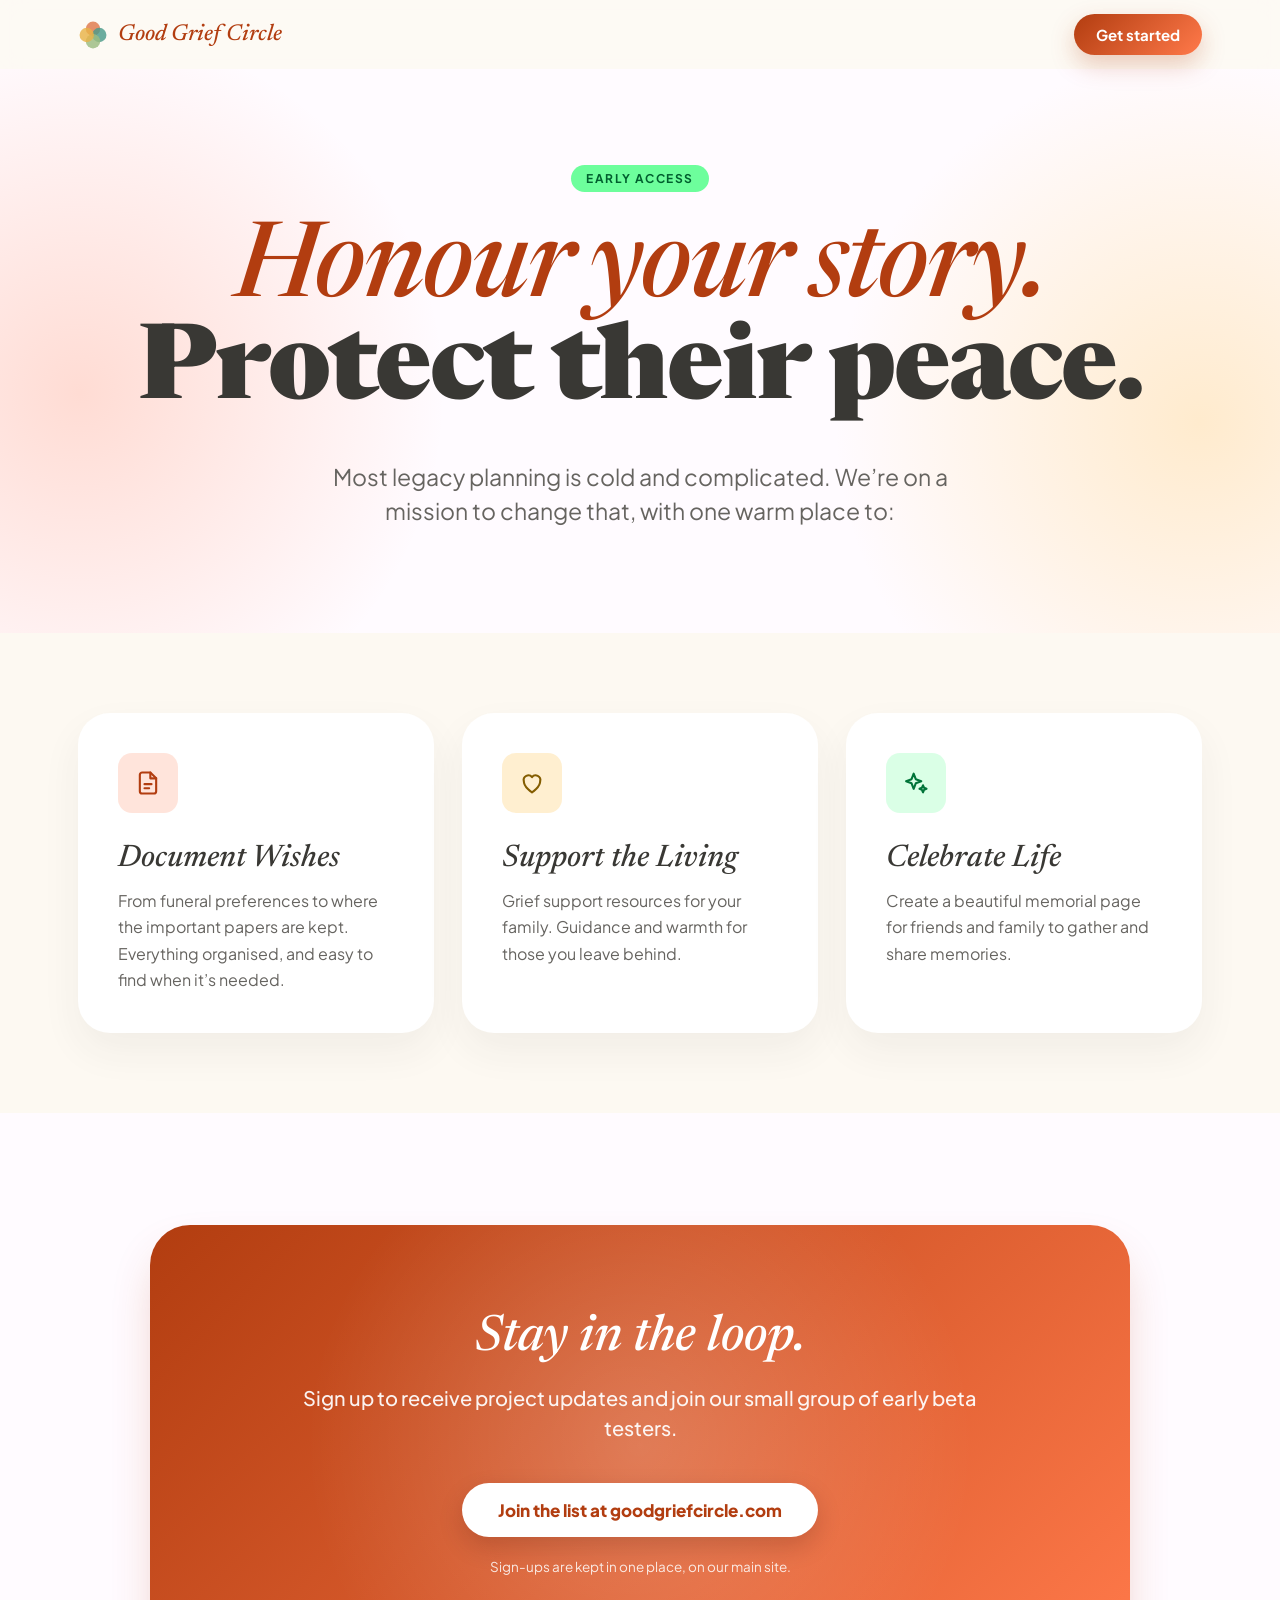
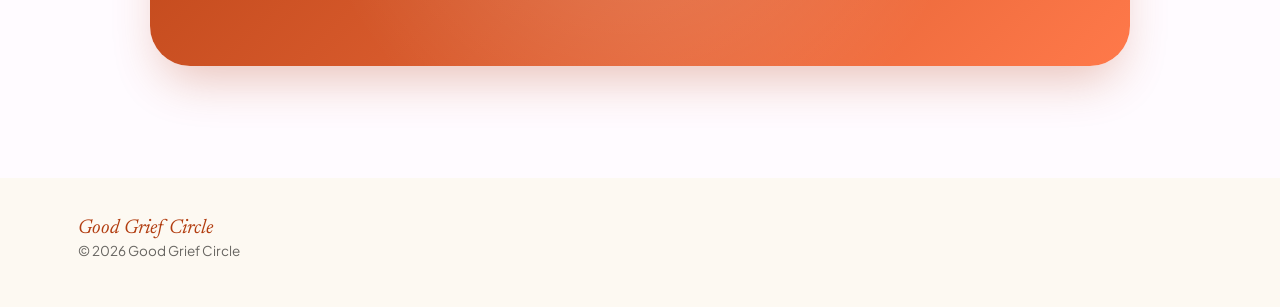
<file: index.html>
<!DOCTYPE html>
<html lang="en">
<head>
  <meta charset="utf-8" />
  <meta name="viewport" content="width=device-width, initial-scale=1, viewport-fit=cover" />
  <title>Good Grief Circle — Honour your story. Protect their peace.</title>
  <meta name="description" content="Record your wishes, support the people you love, and celebrate a life. Join the early beta list." />
  <meta property="og:title" content="Good Grief Circle" />
  <meta property="og:description" content="Honour your story. Protect their peace. Join the early beta list." />
  <meta property="og:type" content="website" />
  <meta name="theme-color" content="#fffbff" />
  <link rel="icon" href="data:image/svg+xml,%3Csvg xmlns='http://www.w3.org/2000/svg' viewBox='0 0 48 48'%3E%3Ccircle cx='24' cy='14' r='11.5' fill='%23e07a4d' opacity='.82'/%3E%3Ccircle cx='34' cy='24' r='11.5' fill='%234a9e90' opacity='.82'/%3E%3Ccircle cx='24' cy='34' r='11.5' fill='%239cbf86' opacity='.82'/%3E%3Ccircle cx='14' cy='24' r='11.5' fill='%23eab64a' opacity='.82'/%3E%3C/svg%3E" />
  <link rel="preconnect" href="https://fonts.googleapis.com" />
  <link rel="preconnect" href="https://fonts.gstatic.com" crossorigin />
  <link href="https://fonts.googleapis.com/css2?family=Newsreader:ital,opsz,wght@0,6..72,500;0,6..72,800;1,6..72,500&family=Plus+Jakarta+Sans:wght@400;500;600;700;800&display=swap" rel="stylesheet" />
  <style>
    * { box-sizing: border-box; }
    html { scroll-behavior: smooth; }
    body { margin: 0; font-family: 'Plus Jakarta Sans', -apple-system, sans-serif; background: #fffbff; color: #393834; -webkit-font-smoothing: antialiased; }
    .serif { font-family: 'Newsreader', serif; }
    .wrap { max-width: 1180px; margin: 0 auto; padding: 0 28px; }
    @keyframes ggcFade { from { opacity: 0; transform: translateY(10px); } to { opacity: 1; transform: none; } }
    .fade { animation: ggcFade 0.6s ease both; }
    @media (prefers-reduced-motion: reduce) { .fade { animation: none; } html { scroll-behavior: auto; } }
    .glow { background: linear-gradient(135deg, #b23d10 0%, #ff794a 100%); }

    nav { position: sticky; top: 0; z-index: 10; background: rgba(253,249,242,.82); backdrop-filter: blur(12px); -webkit-backdrop-filter: blur(12px); }
    nav .wrap { display: flex; align-items: center; justify-content: space-between; padding-top: 14px; padding-bottom: 14px; }
    .brand { display: flex; align-items: center; gap: 10px; font-style: italic; font-weight: 500; font-size: 23px; color: #b23d10; }
    .cta { display: inline-block; color: #fff; font-weight: 700; font-size: 15px; text-decoration: none; padding: 11px 22px; border-radius: 999px; box-shadow: 0 10px 24px rgba(178,61,16,.26); }

    .hero { position: relative; overflow: hidden; text-align: center; padding: 96px 0 104px; }
    .orb { position: absolute; width: 760px; height: 760px; border-radius: 50%; pointer-events: none; }
    .chip { display: inline-block; font-size: 12px; font-weight: 700; letter-spacing: .12em; text-transform: uppercase; color: #005f2e; background: #6dfe9c; border-radius: 999px; padding: 6px 15px; }
    .hero h1 { position: relative; font-size: clamp(46px, 9vw, 104px); line-height: .98; letter-spacing: -2px; margin: 30px 0 0; }
    .hero h1 i { font-weight: 500; color: #b23d10; }
    .hero h1 b { font-weight: 800; }
    .lede { position: relative; font-size: clamp(18px, 2.2vw, 23px); line-height: 1.5; color: #666460; max-width: 640px; margin: 34px auto 0; }

    .what { background: #fdf9f2; padding: 80px 0; }
    .cards { display: grid; grid-template-columns: repeat(3, 1fr); gap: 28px; }
    .card { background: #fff; border-radius: 32px; padding: 40px; box-shadow: 0 18px 40px rgba(57,56,52,.06); transition: transform .4s ease, box-shadow .4s ease; }
    .card:hover { transform: translateY(-4px); box-shadow: 0 28px 56px rgba(57,56,52,.10); }
    .ico { width: 60px; height: 60px; border-radius: 14px; display: flex; align-items: center; justify-content: center; }
    .card h3 { font-style: italic; font-weight: 500; font-size: 31px; margin: 30px 0 14px; }
    .card p { font-size: 16px; line-height: 1.65; color: #666460; margin: 0; }
    @media (max-width: 820px) { .cards { grid-template-columns: 1fr; } .card { padding: 32px; } }

    .join { padding: 112px 0; }
    .panel { position: relative; overflow: hidden; max-width: 980px; margin: 0 auto; border-radius: 40px; padding: 88px 56px; text-align: center; color: #fff; box-shadow: 0 24px 48px -12px rgba(178,61,16,.3); }
    .panel::before { content: ''; position: absolute; inset: 0; background: radial-gradient(circle at center, rgba(255,255,255,.2), transparent 62%); pointer-events: none; }
    .panel > * { position: relative; }
    .panel h2 { font-style: italic; font-weight: 500; font-size: clamp(34px, 5vw, 50px); margin: 0; }
    .panel .sub { font-size: clamp(16px, 2vw, 20px); font-weight: 500; line-height: 1.5; opacity: .93; max-width: 680px; margin: 20px auto 40px; }
    .row { display: flex; gap: 14px; max-width: 740px; margin: 0 auto; }
    .row input { flex: 1; min-width: 0; font: inherit; font-size: 16px; color: #fff; padding: 16px 24px; border-radius: 999px; border: 1px solid rgba(255,255,255,.28); background: rgba(255,255,255,.14); }
    .row input::placeholder { color: rgba(255,255,255,.72); }
    .row input:focus { outline: 2px solid #fff; outline-offset: 1px; }
    .btn { border: none; cursor: pointer; white-space: nowrap; font-family: inherit; font-size: 17px; font-weight: 800; background: #fff; color: #b23d10; padding: 16px 36px; border-radius: 999px; box-shadow: 0 10px 24px rgba(70,16,0,.2); }
    .btn:disabled { opacity: .6; cursor: default; }
    .small { font-size: 13.5px; line-height: 1.5; opacity: .85; margin: 20px 0 0; }
    .hp { position: absolute; left: -9999px; }
    .msg { display: none; border-radius: 20px; padding: 18px 22px; font-size: 16px; line-height: 1.55; max-width: 740px; margin: 0 auto; }
    .msg.ok { display: block; background: #fff; color: #005f2e; }
    .msg.err { display: block; background: #fff; color: #9f0519; margin-top: 16px; }
    @media (max-width: 720px) { .hero { padding: 64px 0 72px; } .join { padding: 64px 0; } .panel { padding: 56px 24px; border-radius: 32px; } .row { flex-direction: column; } }

    footer { background: #fdf9f2; padding: 40px 0 48px; }
    footer .wrap { display: flex; justify-content: space-between; align-items: center; gap: 16px; flex-wrap: wrap; }
    footer .name { font-style: italic; font-size: 20px; color: #b23d10; }
    footer p { font-size: 13.5px; color: #666460; margin: 4px 0 0; }
  </style>
</head>
<body>

  <nav>
    <div class="wrap">
      <div class="brand serif">
        <svg width="30" height="30" viewBox="0 0 48 48" role="img" aria-label="Good Grief Circle logo"><g style="mix-blend-mode: multiply"><circle cx="24" cy="14" r="11.5" fill="#e07a4d" opacity="0.82" /><circle cx="34" cy="24" r="11.5" fill="#4a9e90" opacity="0.82" /><circle cx="24" cy="34" r="11.5" fill="#9cbf86" opacity="0.82" /><circle cx="14" cy="24" r="11.5" fill="#eab64a" opacity="0.82" /></g></svg>
        Good Grief Circle
      </div>
      <a class="cta glow" href="#join">Get started</a>
    </div>
  </nav>

  <header class="hero" id="top">
    <div class="orb" style="top: -10%; left: -300px; background: radial-gradient(circle, rgba(255,121,74,.24), rgba(255,121,74,0) 68%)"></div>
    <div class="orb" style="bottom: -30%; right: -300px; background: radial-gradient(circle, rgba(255,201,101,.32), rgba(255,201,101,0) 68%)"></div>
    <div class="wrap" style="position: relative">
      <span class="chip">Early access</span>
      <h1 class="serif"><i>Honour your story.</i><br /><b>Protect their peace.</b></h1>
      <p class="lede">Most legacy planning is cold and complicated. We’re on a mission to change that, with one warm place to:</p>
    </div>
  </header>

  <main>
    <section class="what">
      <div class="wrap">
        <div class="cards">
          <div class="card">
            <div class="ico" style="background: rgba(255,121,74,.2)"><svg width="28" height="28" viewBox="0 0 24 24" fill="none" stroke="#b23d10" stroke-width="1.8" stroke-linecap="round" stroke-linejoin="round"><path d="M14 3H7a2 2 0 0 0-2 2v14a2 2 0 0 0 2 2h10a2 2 0 0 0 2-2V8z"/><polyline points="14 3 14 8 19 8"/><line x1="9" y1="13" x2="15" y2="13"/><line x1="9" y1="16.500" x2="13" y2="16.500"/></svg></div>
            <h3 class="serif">Document Wishes</h3>
            <p>From funeral preferences to where the important papers are kept. Everything organised, and easy to find when it’s needed.</p>
          </div>
          <div class="card">
            <div class="ico" style="background: rgba(255,201,101,.3)"><svg width="28" height="28" viewBox="0 0 24 24" fill="none" stroke="#845d00" stroke-width="1.8" stroke-linejoin="round"><path d="M12 20s-7-4.400-7-9.500A4 4 0 0 1 12 7a4 4 0 0 1 7 3.500C19 15.600 12 20 12 20z"/></svg></div>
            <h3 class="serif">Support the Living</h3>
            <p>Grief support resources for your family. Guidance and warmth for those you leave behind.</p>
          </div>
          <div class="card">
            <div class="ico" style="background: rgba(109,254,156,.25)"><svg width="28" height="28" viewBox="0 0 24 24" fill="none" stroke="#007439" stroke-width="1.8" stroke-linecap="round" stroke-linejoin="round"><path d="M10 4l1.800 4.700L16.500 10.500 11.800 12.300 10 17l-1.800-4.700L3.500 10.500 8.200 8.700z"/><path d="M18 14l.900 2.100L21 17l-2.100.900L18 20l-.900-2.100L15 17l2.100-.900z"/></svg></div>
            <h3 class="serif">Celebrate Life</h3>
            <p>Create a beautiful memorial page for friends and family to gather and share memories.</p>
          </div>
        </div>
      </div>
    </section>

    <section class="join" id="join">
      <div class="wrap">
        <div class="panel glow">
          <h2 class="serif">Stay in the loop.</h2>
          <p class="sub">Sign up to receive project updates and join our small group of early beta testers.</p>
          <a class="btn" style="display: inline-block; text-decoration: none" href="https://www.goodgriefcircle.com/">Join the list at goodgriefcircle.com</a>
          <p class="small">Sign-ups are kept in one place, on our main site.</p>
        </div>
      </div>
    </section>
  </main>

  <footer>
    <div class="wrap">
      <div>
        <div class="name serif">Good Grief Circle</div>
        <p>© 2026 Good Grief Circle</p>
      </div>
    </div>
  </footer>

  <!-- Sign-up form switched off 2026-10-10: sign-ups go through goodgriefcircle.com (Wix) for now.
       The Formspree form (mqpebppz) and its script are in git history: see the commit before this one. -->
</body>
</html>
</file>
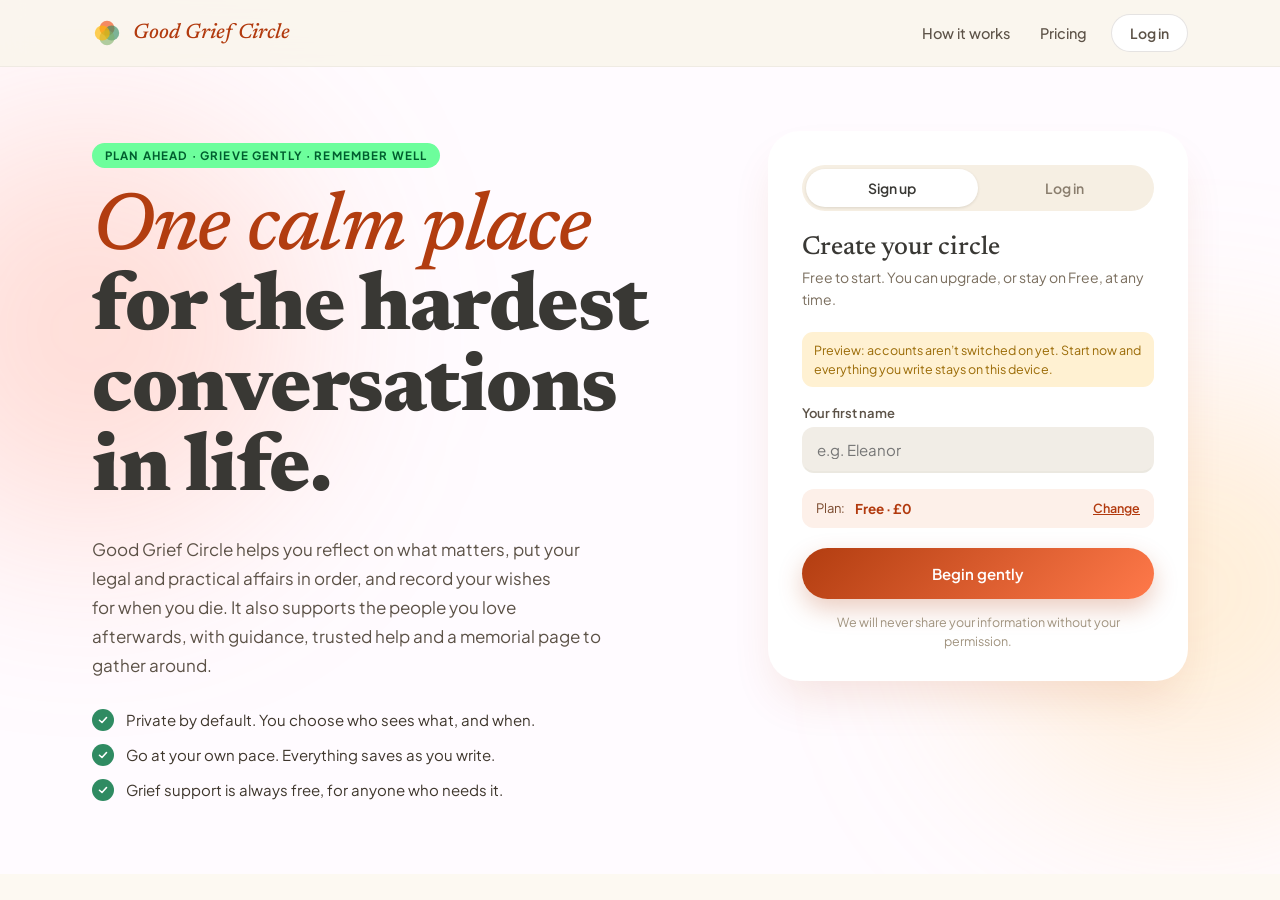
<file: app/index.html>
<!DOCTYPE html>
<html lang="en">
<head>
  <meta charset="utf-8" />
  <meta name="viewport" content="width=device-width, initial-scale=1, viewport-fit=cover" />
  <title>Good Grief Circle</title>
  <meta name="theme-color" content="#FDF9F2" />
  <meta name="description" content="Not a legal will. A human one." />
  <meta name="robots" content="noindex" />
  <link rel="icon" type="image/png" href="./icon-192.png" />
  <link rel="apple-touch-icon" href="./apple-touch-icon.png" />
  <meta name="apple-mobile-web-app-capable" content="yes" />
  <meta name="mobile-web-app-capable" content="yes" />
  <meta name="apple-mobile-web-app-title" content="Good Grief" />
  <meta name="apple-mobile-web-app-status-bar-style" content="default" />
  <style>html, body { background: #FDF9F2; }</style>
  <script type="module" crossorigin src="./assets/index-ptCS1T6d.js"></script>
  <link rel="stylesheet" crossorigin href="./assets/index-B2RCcDSc.css">
<link rel="manifest" href="./manifest.webmanifest"><script id="vite-plugin-pwa:register-sw" src="./registerSW.js"></script></head>
<body>
  <div id="root"></div>
</body>
</html>
</file>
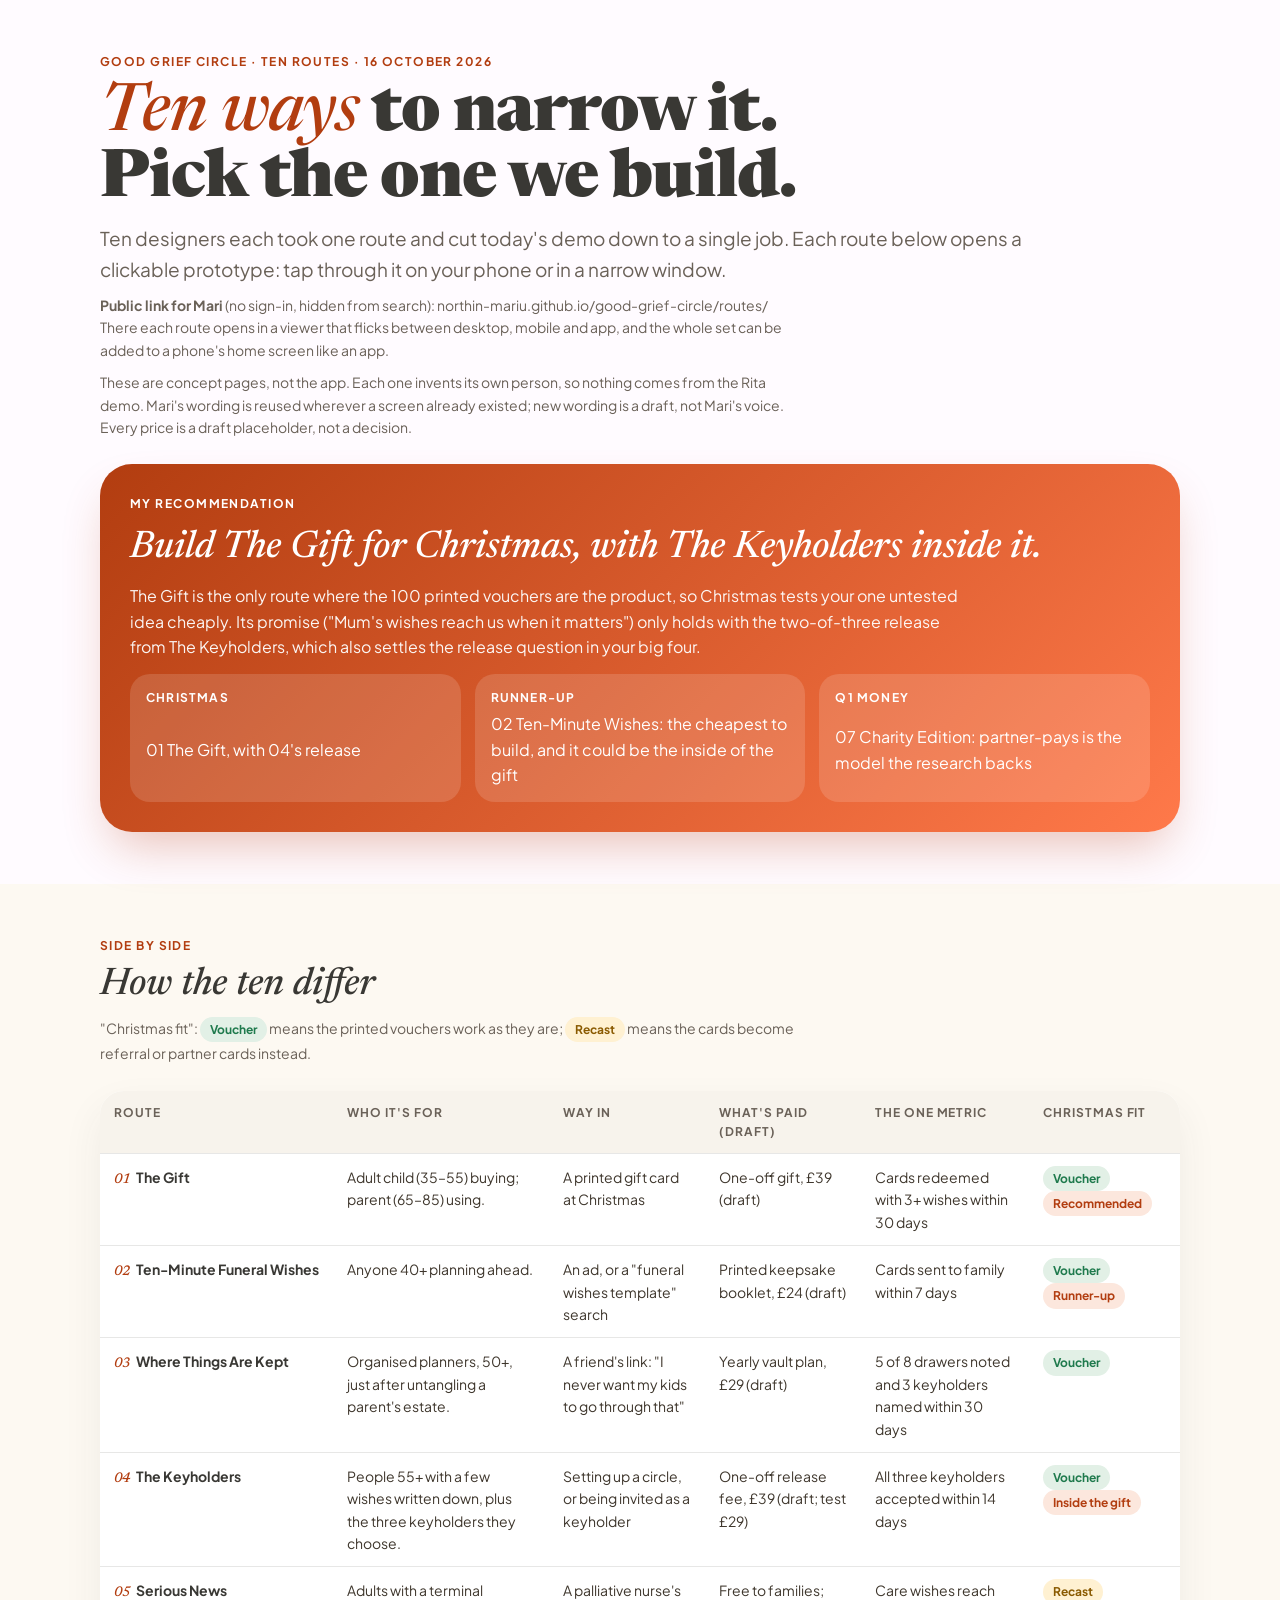
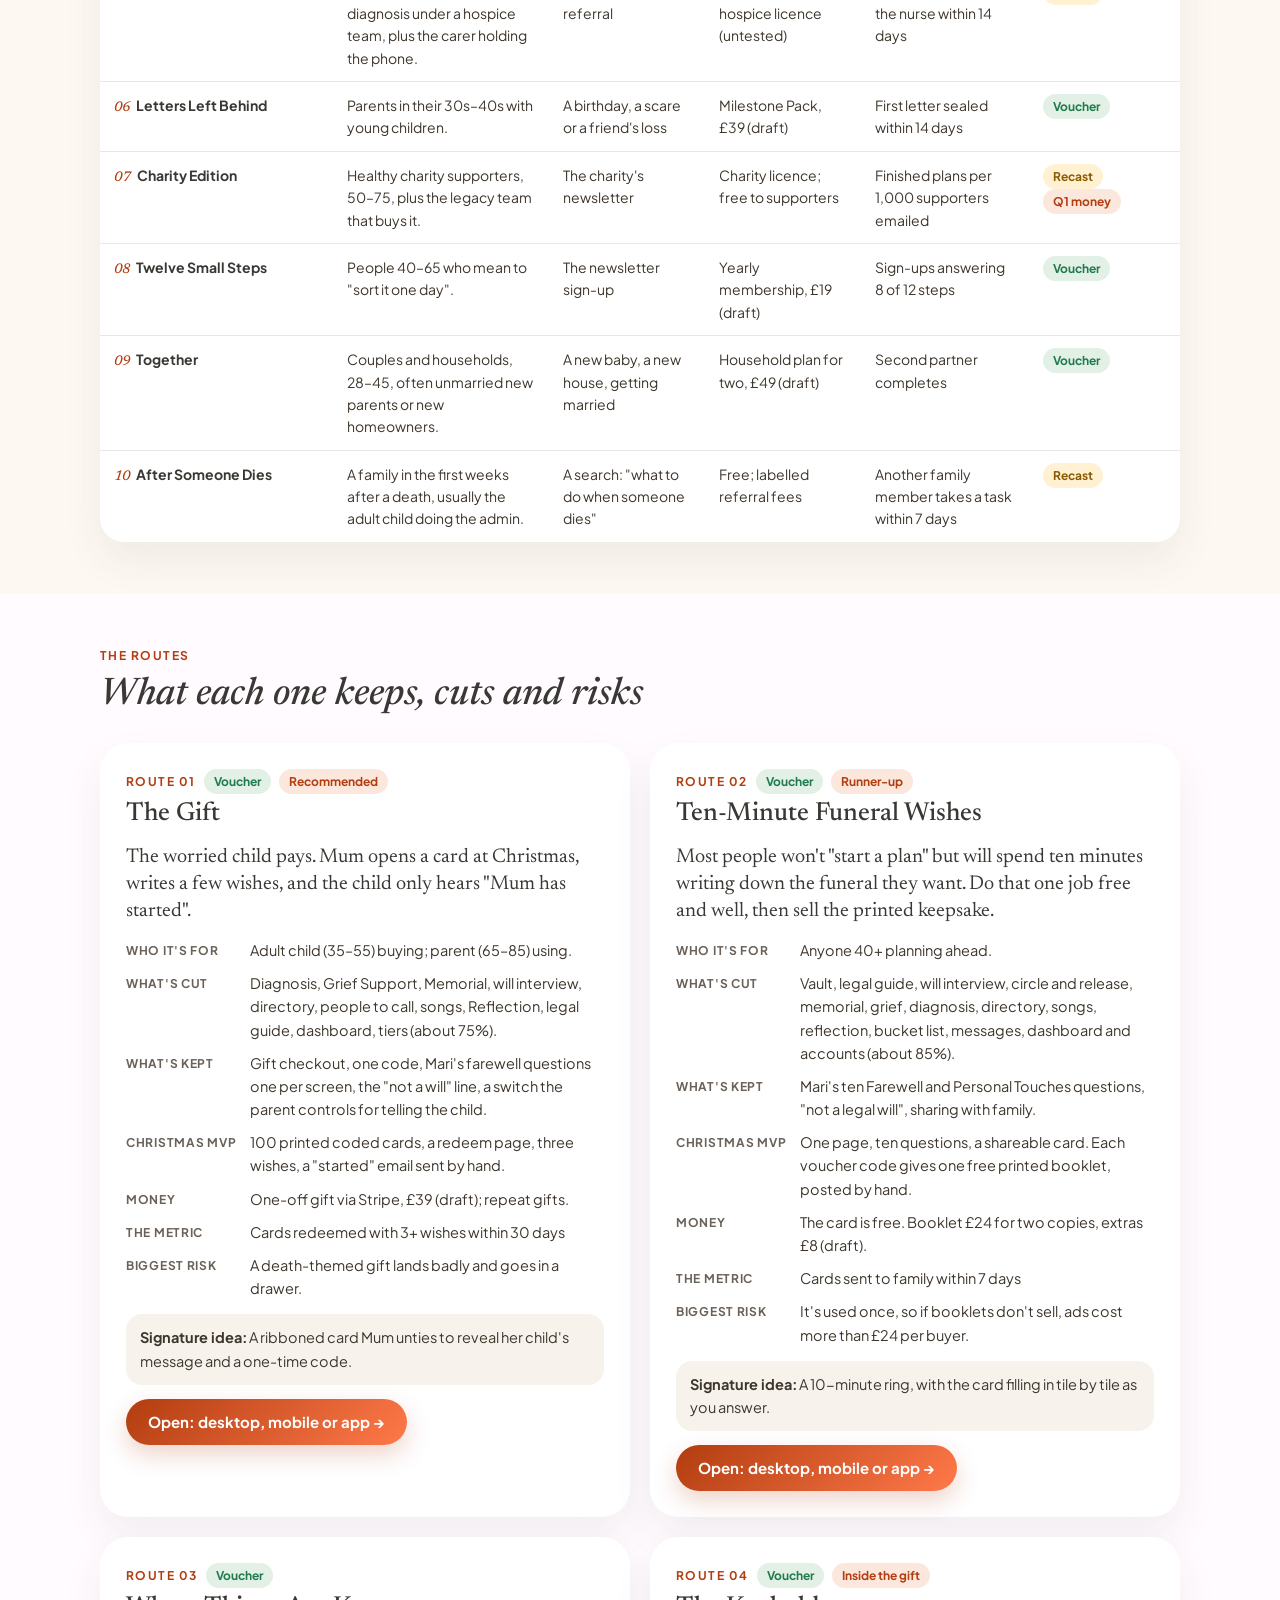
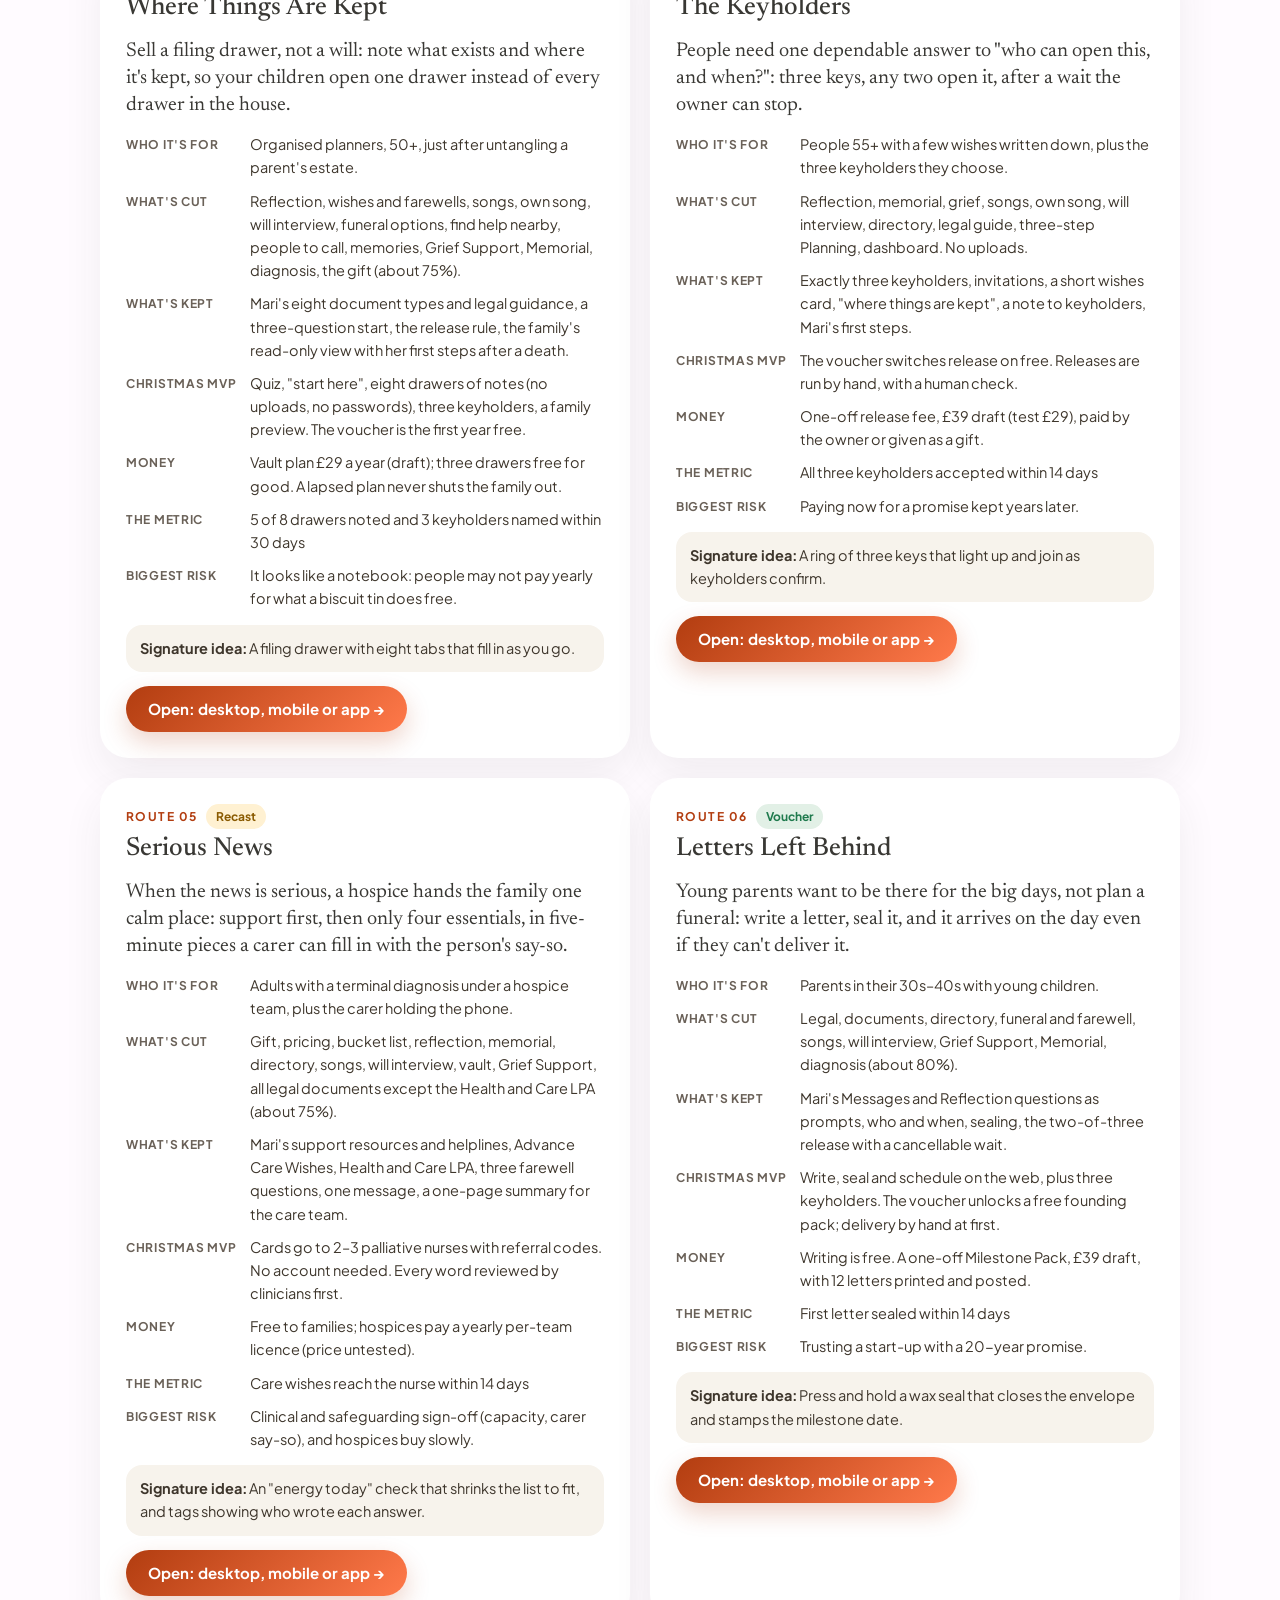
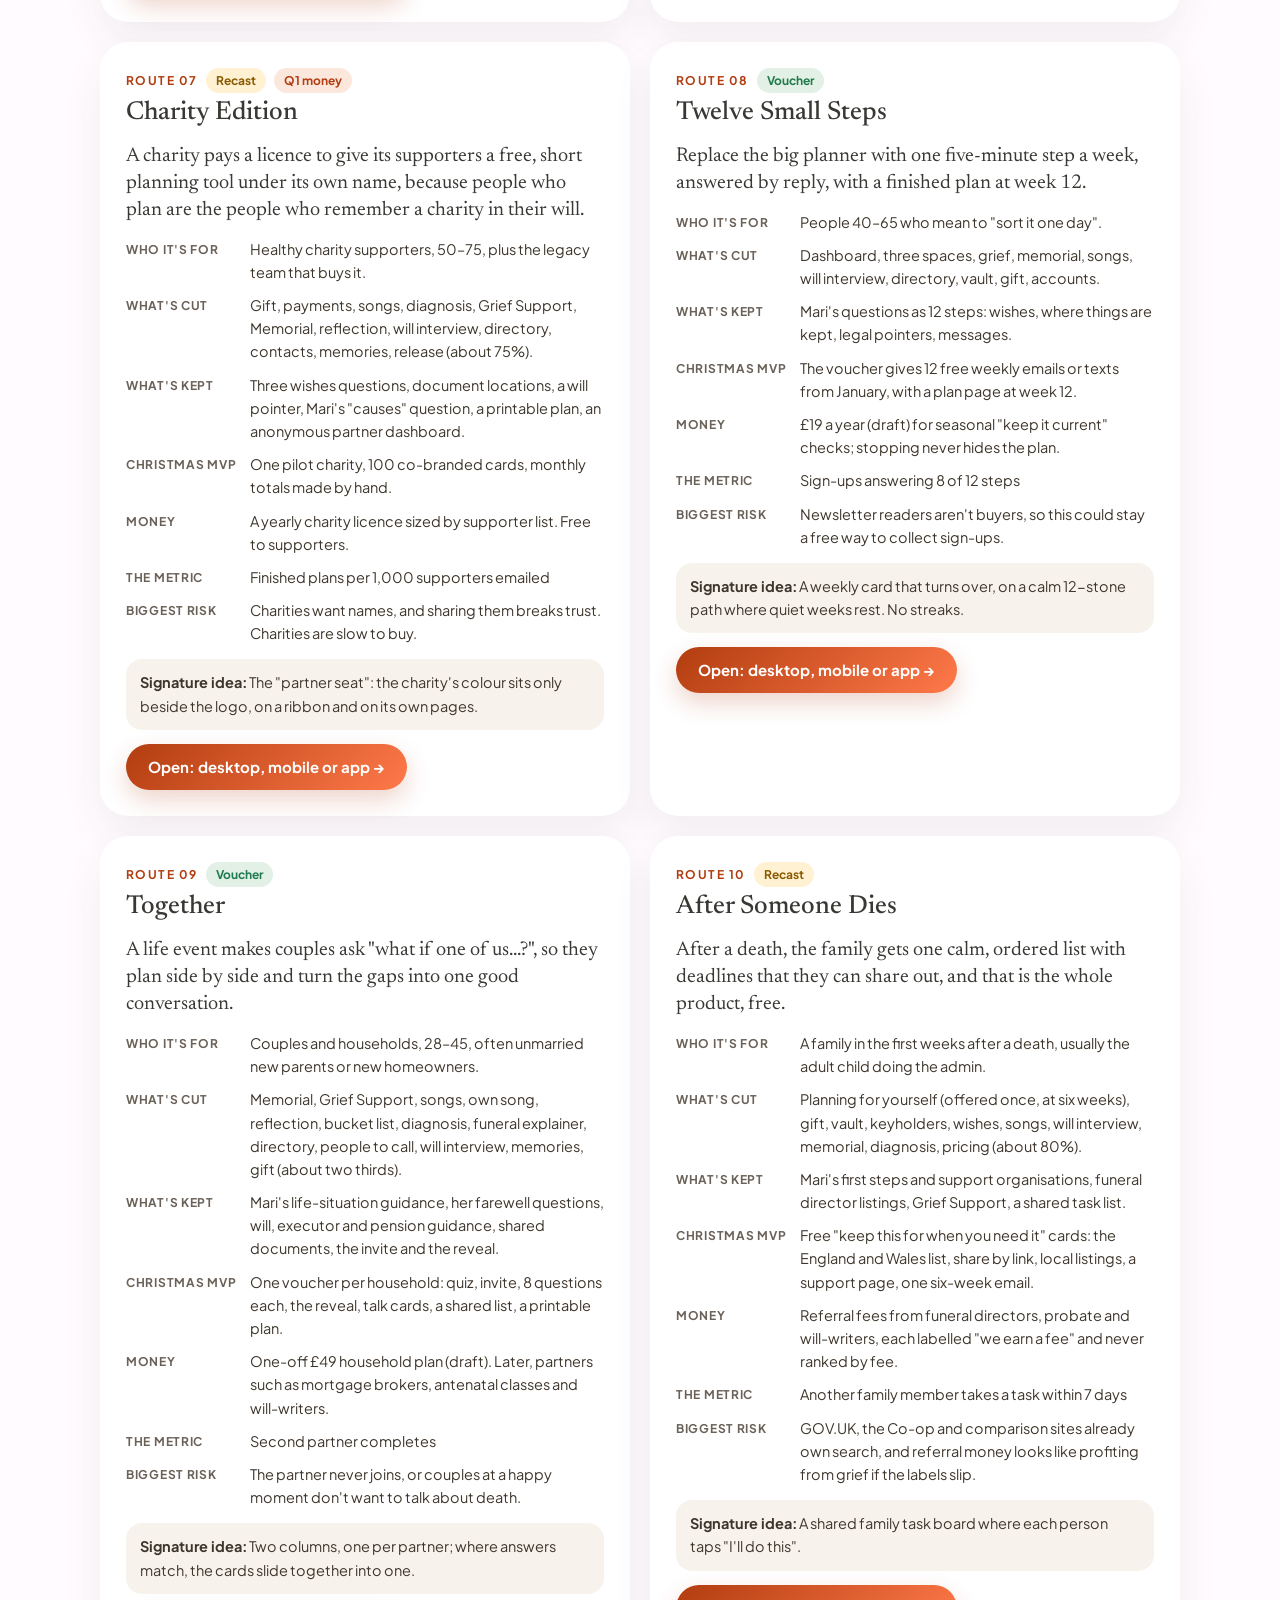
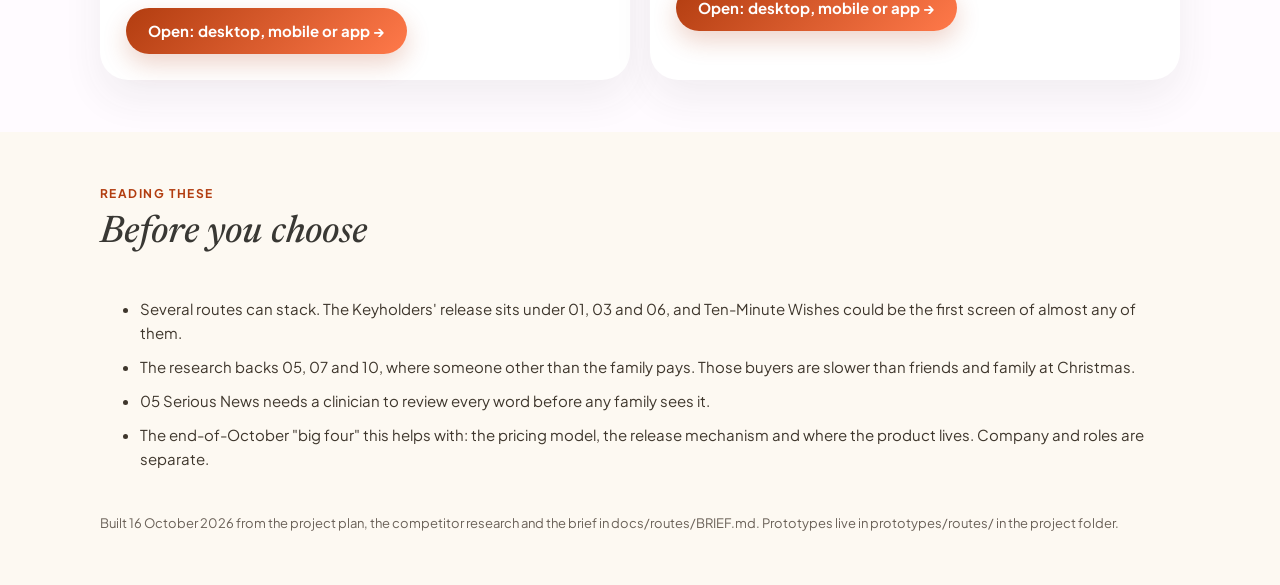
<file: routes/index.html>
<!doctype html>
<html lang="en">
<meta charset="utf-8">
<meta name="viewport" content="width=device-width, initial-scale=1, viewport-fit=cover">
<meta name="robots" content="noindex">
<link rel="manifest" href="manifest.webmanifest">
<link rel="apple-touch-icon" href="apple-touch-icon.png">
<meta name="theme-color" content="#FFFBFF">
<meta name="apple-mobile-web-app-capable" content="yes">
<meta name="apple-mobile-web-app-title" content="GGC Routes">
<title>Ten Routes</title>
<meta name="claude:viewport-fit-sides" content="cover">
<link rel="preconnect" href="https://fonts.googleapis.com">
<link rel="preconnect" href="https://fonts.gstatic.com" crossorigin>
<link rel="stylesheet" href="https://fonts.googleapis.com/css2?family=Newsreader:ital,opsz,wght@0,6..72,500;0,6..72,800;1,6..72,500&family=Plus+Jakarta+Sans:wght@400;500;600;700&display=swap">
<style>
/* Layout: a choosing page — recommendation, comparison table, then one card per route linking to its prototype */
:root {
  --surface: #fffbff; --page: #fdf9f2; --nest: #f7f3ec; --card: #ffffff;
  --ink: #393834; --text: #3e362c; --muted: #6a6158;
  --accent: #b23d10; --accent-soft: #fce7dd; --glow-a: #b23d10; --glow-b: #ff794a;
  --good: #1f7a4d; --good-soft: #e2f0e6; --warn: #8a5a00; --warn-soft: #fff1d2;
  --open: #5c4a8c; --open-soft: #eee8f8;
  --line: rgba(57,56,52,.12); --shadow: 0 18px 40px rgba(57,56,52,.07);
  --display: 'Newsreader', Georgia, serif;
  --body: 'Plus Jakarta Sans', -apple-system, 'Segoe UI', sans-serif;
}
@media (prefers-color-scheme: dark) { :root:not([data-theme="light"]) {
  --surface: #1c1a18; --page: #221f1c; --nest: #282420; --card: #2b2723;
  --ink: #f3ede4; --text: #ddd5ca; --muted: #aaa196;
  --accent: #ff8a5c; --accent-soft: #4a2617; --glow-a: #9c3510; --glow-b: #d9643a;
  --good: #7fd3a3; --good-soft: #1e3a2b; --warn: #f2c56b; --warn-soft: #3d3016;
  --open: #c4b0ee; --open-soft: #322a45; --line: rgba(243,237,228,.14); --shadow: 0 18px 40px rgba(0,0,0,.35); color-scheme: dark; } }
:root[data-theme="dark"] {
  --surface: #1c1a18; --page: #221f1c; --nest: #282420; --card: #2b2723;
  --ink: #f3ede4; --text: #ddd5ca; --muted: #aaa196;
  --accent: #ff8a5c; --accent-soft: #4a2617; --glow-a: #9c3510; --glow-b: #d9643a;
  --good: #7fd3a3; --good-soft: #1e3a2b; --warn: #f2c56b; --warn-soft: #3d3016;
  --open: #c4b0ee; --open-soft: #322a45; --line: rgba(243,237,228,.14); --shadow: 0 18px 40px rgba(0,0,0,.35); color-scheme: dark; }

* { box-sizing: border-box; }
body { margin: 0; background: var(--surface); color: var(--text); font-family: var(--body); font-size: 16px; line-height: 1.6; -webkit-font-smoothing: antialiased; }
.band { padding-block: 52px; padding-left: max(16px, env(safe-area-inset-left, 0px)); padding-right: max(16px, env(safe-area-inset-right, 0px)); }
.band.alt { background: var(--page); }
.wrap { max-width: 1080px; margin: 0 auto; display: grid; gap: 26px; }
h1, h2, h3 { font-family: var(--display); color: var(--ink); margin: 0; text-wrap: balance; }
h1 { font-size: clamp(40px, 6.5vw, 66px); font-weight: 800; line-height: 1; letter-spacing: -1px; }
h1 i { font-weight: 500; color: var(--accent); }
h2 { font-size: clamp(28px, 4vw, 38px); font-weight: 500; font-style: italic; line-height: 1.1; }
h3 { font-size: 26px; font-weight: 500; line-height: 1.15; }
p { margin: 0; max-width: 70ch; }
.eyebrow { font-size: 12px; font-weight: 700; letter-spacing: .12em; text-transform: uppercase; color: var(--accent); }
.lede { font-size: 19px; color: var(--muted); }
.head { display: grid; gap: 10px; }
.small { font-size: 14px; color: var(--muted); }

.rec { border-radius: 32px; padding: 30px; color: #fff; background: linear-gradient(135deg, var(--glow-a), var(--glow-b)); box-shadow: 0 24px 48px -12px rgba(178,61,16,.3); display: grid; gap: 14px; }
.rec h2 { color: #fff; }
.rec p { color: #fff; opacity: .95; }
.rec .row { display: grid; grid-template-columns: repeat(3, minmax(0, 1fr)); gap: 14px; }
.rec .row div { background: rgba(255,255,255,.14); border-radius: 20px; padding: 14px 16px; display: grid; gap: 4px; }
.rec .row b { font-size: 12px; letter-spacing: .1em; text-transform: uppercase; }
@media (max-width: 760px) { .rec .row { grid-template-columns: 1fr; } }

.scroll { overflow-x: auto; border-radius: 24px; background: var(--card); box-shadow: var(--shadow); }
table { border-collapse: collapse; width: 100%; min-width: 980px; font-size: 14px; }
th, td { text-align: left; vertical-align: top; padding: 12px 14px; border-top: 1px solid var(--line); }
thead th { border-top: 0; background: var(--nest); font-size: 12px; letter-spacing: .08em; text-transform: uppercase; color: var(--muted); font-weight: 700; }
td:first-child a { font-weight: 700; color: var(--ink); text-decoration: none; white-space: nowrap; }
td:first-child a:hover, td:first-child a:focus-visible { color: var(--accent); text-decoration: underline; }
.num { font-family: var(--display); font-style: italic; color: var(--accent); margin-right: 6px; font-weight: 500; }

.pill { display: inline-block; font-size: 12px; font-weight: 700; padding: 3px 10px; border-radius: 999px; white-space: nowrap; }
.pill.direct { background: var(--good-soft); color: var(--good); }
.pill.recast { background: var(--warn-soft); color: var(--warn); }
.pill.pick { background: var(--accent-soft); color: var(--accent); }

.cards { display: grid; grid-template-columns: repeat(2, minmax(0, 1fr)); gap: 20px; }
@media (max-width: 820px) { .cards { grid-template-columns: 1fr; } }
.card { background: var(--card); border-radius: 28px; padding: 26px; box-shadow: var(--shadow); display: grid; gap: 14px; align-content: start; min-width: 0; }
.card header { display: grid; gap: 6px; }
.card .top { display: flex; gap: 8px; flex-wrap: wrap; align-items: center; }
.thesis { font-family: var(--display); font-size: 20px; line-height: 1.35; color: var(--ink); }
dl { margin: 0; display: grid; gap: 10px; }
dl div { display: grid; grid-template-columns: 112px minmax(0, 1fr); gap: 12px; font-size: 14.5px; }
dt { font-size: 12px; font-weight: 700; letter-spacing: .06em; text-transform: uppercase; color: var(--muted); padding-top: 2px; }
dd { margin: 0; }
@media (max-width: 480px) { dl div { grid-template-columns: 1fr; gap: 2px; } }
.sig { background: var(--nest); border-radius: 16px; padding: 12px 14px; font-size: 14.5px; }
.open { justify-self: start; display: inline-block; text-decoration: none; color: #fff; font-weight: 700; font-size: 15px; padding: 11px 22px; border-radius: 999px; background: linear-gradient(135deg, var(--glow-a), var(--glow-b)); box-shadow: 0 10px 24px rgba(178,61,16,.22); }
.open:focus-visible { outline: 3px solid var(--ink); outline-offset: 2px; }
.notes { display: grid; gap: 10px; }
.notes li { font-size: 15px; }
footer { font-size: 13px; color: var(--muted); }
</style>

<section class="band">
  <div class="wrap">
    <div class="head">
      <span class="eyebrow">Good Grief Circle · ten routes · 16 October 2026</span>
      <h1><i>Ten ways</i> to narrow it.<br>Pick the one we build.</h1>
      <p class="lede">Ten designers each took one route and cut today's demo down to a single job. Each route below opens a clickable prototype: tap through it on your phone or in a narrow window.</p>
      <p class="small"><strong>Public link for Mari</strong> (no sign-in, hidden from search): northin-mariu.github.io/good-grief-circle/routes/ There each route opens in a viewer that flicks between desktop, mobile and app, and the whole set can be added to a phone's home screen like an app.</p>
      <p class="small">These are concept pages, not the app. Each one invents its own person, so nothing comes from the Rita demo. Mari's wording is reused wherever a screen already existed; new wording is a draft, not Mari's voice. Every price is a draft placeholder, not a decision.</p>
    </div>

    <div class="rec">
      <span class="eyebrow" style="color:#fff">My recommendation</span>
      <h2>Build The Gift for Christmas, with The Keyholders inside it.</h2>
      <p>The Gift is the only route where the 100 printed vouchers are the product, so Christmas tests your one untested idea cheaply. Its promise ("Mum's wishes reach us when it matters") only holds with the two-of-three release from The Keyholders, which also settles the release question in your big four.</p>
      <div class="row">
        <div><b>Christmas</b><span>01 The Gift, with 04's release</span></div>
        <div><b>Runner-up</b><span>02 Ten-Minute Wishes: the cheapest to build, and it could be the inside of the gift</span></div>
        <div><b>Q1 money</b><span>07 Charity Edition: partner-pays is the model the research backs</span></div>
      </div>
    </div>
  </div>
</section>

<section class="band alt">
  <div class="wrap">
    <div class="head">
      <span class="eyebrow">Side by side</span>
      <h2>How the ten differ</h2>
      <p class="small">"Christmas fit": <span class="pill direct">Voucher</span> means the printed vouchers work as they are; <span class="pill recast">Recast</span> means the cards become referral or partner cards instead.</p>
    </div>
    <div class="scroll">
      <table>
        <thead><tr><th>Route</th><th>Who it's for</th><th>Way in</th><th>What's paid (draft)</th><th>The one metric</th><th>Christmas fit</th></tr></thead>
        <tbody id="rows"></tbody>
      </table>
    </div>
  </div>
</section>

<section class="band">
  <div class="wrap">
    <div class="head">
      <span class="eyebrow">The routes</span>
      <h2>What each one keeps, cuts and risks</h2>
    </div>
    <div class="cards" id="cards"></div>
  </div>
</section>

<section class="band alt">
  <div class="wrap">
    <div class="head">
      <span class="eyebrow">Reading these</span>
      <h2>Before you choose</h2>
    </div>
    <ul class="notes">
      <li>Several routes can stack. The Keyholders' release sits under 01, 03 and 06, and Ten-Minute Wishes could be the first screen of almost any of them.</li>
      <li>The research backs 05, 07 and 10, where someone other than the family pays. Those buyers are slower than friends and family at Christmas.</li>
      <li>05 Serious News needs a clinician to review every word before any family sees it.</li>
      <li>The end-of-October "big four" this helps with: the pricing model, the release mechanism and where the product lives. Company and roles are separate.</li>
    </ul>
    <footer>Built 16 October 2026 from the project plan, the competitor research and the brief in docs/routes/BRIEF.md. Prototypes live in prototypes/routes/ in the project folder.</footer>
  </div>
</section>

<script>
const routes = [
  { n:'01', name:'The Gift', file:'01-the-gift.html', fit:'direct', pick:'Recommended',
    who:'Adult child (35–55) buying; parent (65–85) using.', way:'A printed gift card at Christmas',
    paid:'One-off gift, £39 (draft)', metric:'Cards redeemed with 3+ wishes within 30 days',
    thesis:'The worried child pays. Mum opens a card at Christmas, writes a few wishes, and the child only hears "Mum has started".',
    cut:'Diagnosis, Grief Support, Memorial, will interview, directory, people to call, songs, Reflection, legal guide, dashboard, tiers (about 75%).',
    kept:'Gift checkout, one code, Mari\'s farewell questions one per screen, the "not a will" line, a switch the parent controls for telling the child.',
    mvp:'100 printed coded cards, a redeem page, three wishes, a "started" email sent by hand.',
    money:'One-off gift via Stripe, £39 (draft); repeat gifts.',
    risk:'A death-themed gift lands badly and goes in a drawer.',
    sig:'A ribboned card Mum unties to reveal her child\'s message and a one-time code.' },
  { n:'02', name:'Ten-Minute Funeral Wishes', file:'02-ten-minute-wishes.html', fit:'direct', pick:'Runner-up',
    who:'Anyone 40+ planning ahead.', way:'An ad, or a "funeral wishes template" search',
    paid:'Printed keepsake booklet, £24 (draft)', metric:'Cards sent to family within 7 days',
    thesis:'Most people won\'t "start a plan" but will spend ten minutes writing down the funeral they want. Do that one job free and well, then sell the printed keepsake.',
    cut:'Vault, legal guide, will interview, circle and release, memorial, grief, diagnosis, directory, songs, reflection, bucket list, messages, dashboard and accounts (about 85%).',
    kept:'Mari\'s ten Farewell and Personal Touches questions, "not a legal will", sharing with family.',
    mvp:'One page, ten questions, a shareable card. Each voucher code gives one free printed booklet, posted by hand.',
    money:'The card is free. Booklet £24 for two copies, extras £8 (draft).',
    risk:'It\'s used once, so if booklets don\'t sell, ads cost more than £24 per buyer.',
    sig:'A 10-minute ring, with the card filling in tile by tile as you answer.' },
  { n:'03', name:'Where Things Are Kept', file:'03-where-things-are-kept.html', fit:'direct',
    who:'Organised planners, 50+, just after untangling a parent\'s estate.', way:'A friend\'s link: "I never want my kids to go through that"',
    paid:'Yearly vault plan, £29 (draft)', metric:'5 of 8 drawers noted and 3 keyholders named within 30 days',
    thesis:'Sell a filing drawer, not a will: note what exists and where it\'s kept, so your children open one drawer instead of every drawer in the house.',
    cut:'Reflection, wishes and farewells, songs, own song, will interview, funeral options, find help nearby, people to call, memories, Grief Support, Memorial, diagnosis, the gift (about 75%).',
    kept:'Mari\'s eight document types and legal guidance, a three-question start, the release rule, the family\'s read-only view with her first steps after a death.',
    mvp:'Quiz, "start here", eight drawers of notes (no uploads, no passwords), three keyholders, a family preview. The voucher is the first year free.',
    money:'Vault plan £29 a year (draft); three drawers free for good. A lapsed plan never shuts the family out.',
    risk:'It looks like a notebook: people may not pay yearly for what a biscuit tin does free.',
    sig:'A filing drawer with eight tabs that fill in as you go.' },
  { n:'04', name:'The Keyholders', file:'04-the-keyholders.html', fit:'direct', pick:'Inside the gift',
    who:'People 55+ with a few wishes written down, plus the three keyholders they choose.', way:'Setting up a circle, or being invited as a keyholder',
    paid:'One-off release fee, £39 (draft; test £29)', metric:'All three keyholders accepted within 14 days',
    thesis:'People need one dependable answer to "who can open this, and when?": three keys, any two open it, after a wait the owner can stop.',
    cut:'Reflection, memorial, grief, songs, own song, will interview, directory, legal guide, three-step Planning, dashboard. No uploads.',
    kept:'Exactly three keyholders, invitations, a short wishes card, "where things are kept", a note to keyholders, Mari\'s first steps.',
    mvp:'The voucher switches release on free. Releases are run by hand, with a human check.',
    money:'One-off release fee, £39 draft (test £29), paid by the owner or given as a gift.',
    risk:'Paying now for a promise kept years later.',
    sig:'A ring of three keys that light up and join as keyholders confirm.' },
  { n:'05', name:'Serious News', file:'05-serious-news.html', fit:'recast',
    who:'Adults with a terminal diagnosis under a hospice team, plus the carer holding the phone.', way:'A palliative nurse\'s referral',
    paid:'Free to families; hospice licence (untested)', metric:'Care wishes reach the nurse within 14 days',
    thesis:'When the news is serious, a hospice hands the family one calm place: support first, then only four essentials, in five-minute pieces a carer can fill in with the person\'s say-so.',
    cut:'Gift, pricing, bucket list, reflection, memorial, directory, songs, will interview, vault, Grief Support, all legal documents except the Health and Care LPA (about 75%).',
    kept:'Mari\'s support resources and helplines, Advance Care Wishes, Health and Care LPA, three farewell questions, one message, a one-page summary for the care team.',
    mvp:'Cards go to 2–3 palliative nurses with referral codes. No account needed. Every word reviewed by clinicians first.',
    money:'Free to families; hospices pay a yearly per-team licence (price untested).',
    risk:'Clinical and safeguarding sign-off (capacity, carer say-so), and hospices buy slowly.',
    sig:'An "energy today" check that shrinks the list to fit, and tags showing who wrote each answer.' },
  { n:'06', name:'Letters Left Behind', file:'06-letters-left-behind.html', fit:'direct',
    who:'Parents in their 30s–40s with young children.', way:'A birthday, a scare or a friend\'s loss',
    paid:'Milestone Pack, £39 (draft)', metric:'First letter sealed within 14 days',
    thesis:'Young parents want to be there for the big days, not plan a funeral: write a letter, seal it, and it arrives on the day even if they can\'t deliver it.',
    cut:'Legal, documents, directory, funeral and farewell, songs, will interview, Grief Support, Memorial, diagnosis (about 80%).',
    kept:'Mari\'s Messages and Reflection questions as prompts, who and when, sealing, the two-of-three release with a cancellable wait.',
    mvp:'Write, seal and schedule on the web, plus three keyholders. The voucher unlocks a free founding pack; delivery by hand at first.',
    money:'Writing is free. A one-off Milestone Pack, £39 draft, with 12 letters printed and posted.',
    risk:'Trusting a start-up with a 20-year promise.',
    sig:'Press and hold a wax seal that closes the envelope and stamps the milestone date.' },
  { n:'07', name:'Charity Edition', file:'07-charity-edition.html', fit:'recast', pick:'Q1 money',
    who:'Healthy charity supporters, 50–75, plus the legacy team that buys it.', way:'The charity\'s newsletter',
    paid:'Charity licence; free to supporters', metric:'Finished plans per 1,000 supporters emailed',
    thesis:'A charity pays a licence to give its supporters a free, short planning tool under its own name, because people who plan are the people who remember a charity in their will.',
    cut:'Gift, payments, songs, diagnosis, Grief Support, Memorial, reflection, will interview, directory, contacts, memories, release (about 75%).',
    kept:'Three wishes questions, document locations, a will pointer, Mari\'s "causes" question, a printable plan, an anonymous partner dashboard.',
    mvp:'One pilot charity, 100 co-branded cards, monthly totals made by hand.',
    money:'A yearly charity licence sized by supporter list. Free to supporters.',
    risk:'Charities want names, and sharing them breaks trust. Charities are slow to buy.',
    sig:'The "partner seat": the charity\'s colour sits only beside the logo, on a ribbon and on its own pages.' },
  { n:'08', name:'Twelve Small Steps', file:'08-twelve-small-steps.html', fit:'direct',
    who:'People 40–65 who mean to "sort it one day".', way:'The newsletter sign-up',
    paid:'Yearly membership, £19 (draft)', metric:'Sign-ups answering 8 of 12 steps',
    thesis:'Replace the big planner with one five-minute step a week, answered by reply, with a finished plan at week 12.',
    cut:'Dashboard, three spaces, grief, memorial, songs, will interview, directory, vault, gift, accounts.',
    kept:'Mari\'s questions as 12 steps: wishes, where things are kept, legal pointers, messages.',
    mvp:'The voucher gives 12 free weekly emails or texts from January, with a plan page at week 12.',
    money:'£19 a year (draft) for seasonal "keep it current" checks; stopping never hides the plan.',
    risk:'Newsletter readers aren\'t buyers, so this could stay a free way to collect sign-ups.',
    sig:'A weekly card that turns over, on a calm 12-stone path where quiet weeks rest. No streaks.' },
  { n:'09', name:'Together', file:'09-together.html', fit:'direct',
    who:'Couples and households, 28–45, often unmarried new parents or new homeowners.', way:'A new baby, a new house, getting married',
    paid:'Household plan for two, £49 (draft)', metric:'Second partner completes',
    thesis:'A life event makes couples ask "what if one of us…?", so they plan side by side and turn the gaps into one good conversation.',
    cut:'Memorial, Grief Support, songs, own song, reflection, bucket list, diagnosis, funeral explainer, directory, people to call, will interview, memories, gift (about two thirds).',
    kept:'Mari\'s life-situation guidance, her farewell questions, will, executor and pension guidance, shared documents, the invite and the reveal.',
    mvp:'One voucher per household: quiz, invite, 8 questions each, the reveal, talk cards, a shared list, a printable plan.',
    money:'One-off £49 household plan (draft). Later, partners such as mortgage brokers, antenatal classes and will-writers.',
    risk:'The partner never joins, or couples at a happy moment don\'t want to talk about death.',
    sig:'Two columns, one per partner; where answers match, the cards slide together into one.' },
  { n:'10', name:'After Someone Dies', file:'10-after-someone-dies.html', fit:'recast',
    who:'A family in the first weeks after a death, usually the adult child doing the admin.', way:'A search: "what to do when someone dies"',
    paid:'Free; labelled referral fees', metric:'Another family member takes a task within 7 days',
    thesis:'After a death, the family gets one calm, ordered list with deadlines that they can share out, and that is the whole product, free.',
    cut:'Planning for yourself (offered once, at six weeks), gift, vault, keyholders, wishes, songs, will interview, memorial, diagnosis, pricing (about 80%).',
    kept:'Mari\'s first steps and support organisations, funeral director listings, Grief Support, a shared task list.',
    mvp:'Free "keep this for when you need it" cards: the England and Wales list, share by link, local listings, a support page, one six-week email.',
    money:'Referral fees from funeral directors, probate and will-writers, each labelled "we earn a fee" and never ranked by fee.',
    risk:'GOV.UK, the Co-op and comparison sites already own search, and referral money looks like profiting from grief if the labels slip.',
    sig:'A shared family task board where each person taps "I\'ll do this".' }
];
const esc = s => s.replace(/[&<>"]/g, c => ({'&':'&amp;','<':'&lt;','>':'&gt;','"':'&quot;'}[c]));
const fitPill = r => r.fit === 'direct' ? '<span class="pill direct">Voucher</span>' : '<span class="pill recast">Recast</span>';
document.getElementById('rows').innerHTML = routes.map(r => `<tr>
  <td><a href="view.html?p=${r.file}"><span class="num">${r.n}</span>${esc(r.name)}</a></td>
  <td>${esc(r.who)}</td><td>${esc(r.way)}</td><td>${esc(r.paid)}</td><td>${esc(r.metric)}</td>
  <td>${fitPill(r)}${r.pick ? ` <span class="pill pick">${esc(r.pick)}</span>` : ''}</td></tr>`).join('');
const field = (k, v) => `<div><dt>${k}</dt><dd>${esc(v)}</dd></div>`;
document.getElementById('cards').innerHTML = routes.map(r => `<article class="card" id="r${r.n}">
  <header><div class="top"><span class="eyebrow">Route ${r.n}</span>${fitPill(r)}${r.pick ? `<span class="pill pick">${esc(r.pick)}</span>` : ''}</div>
  <h3>${esc(r.name)}</h3></header>
  <p class="thesis">${esc(r.thesis)}</p>
  <dl>${field("Who it's for", r.who)}${field("What's cut", r.cut)}${field("What's kept", r.kept)}${field('Christmas MVP', r.mvp)}${field('Money', r.money)}${field('The metric', r.metric)}${field('Biggest risk', r.risk)}</dl>
  <div class="sig"><strong>Signature idea:</strong> ${esc(r.sig)}</div>
  <a class="open" href="view.html?p=${r.file}">Open: desktop, mobile or app →</a>
</article>`).join('');
</script>

<script>if ('serviceWorker' in navigator && location.protocol === 'https:') {
  addEventListener('load', () => navigator.serviceWorker.register('sw.js').catch(() => {}));
}</script>
</file>
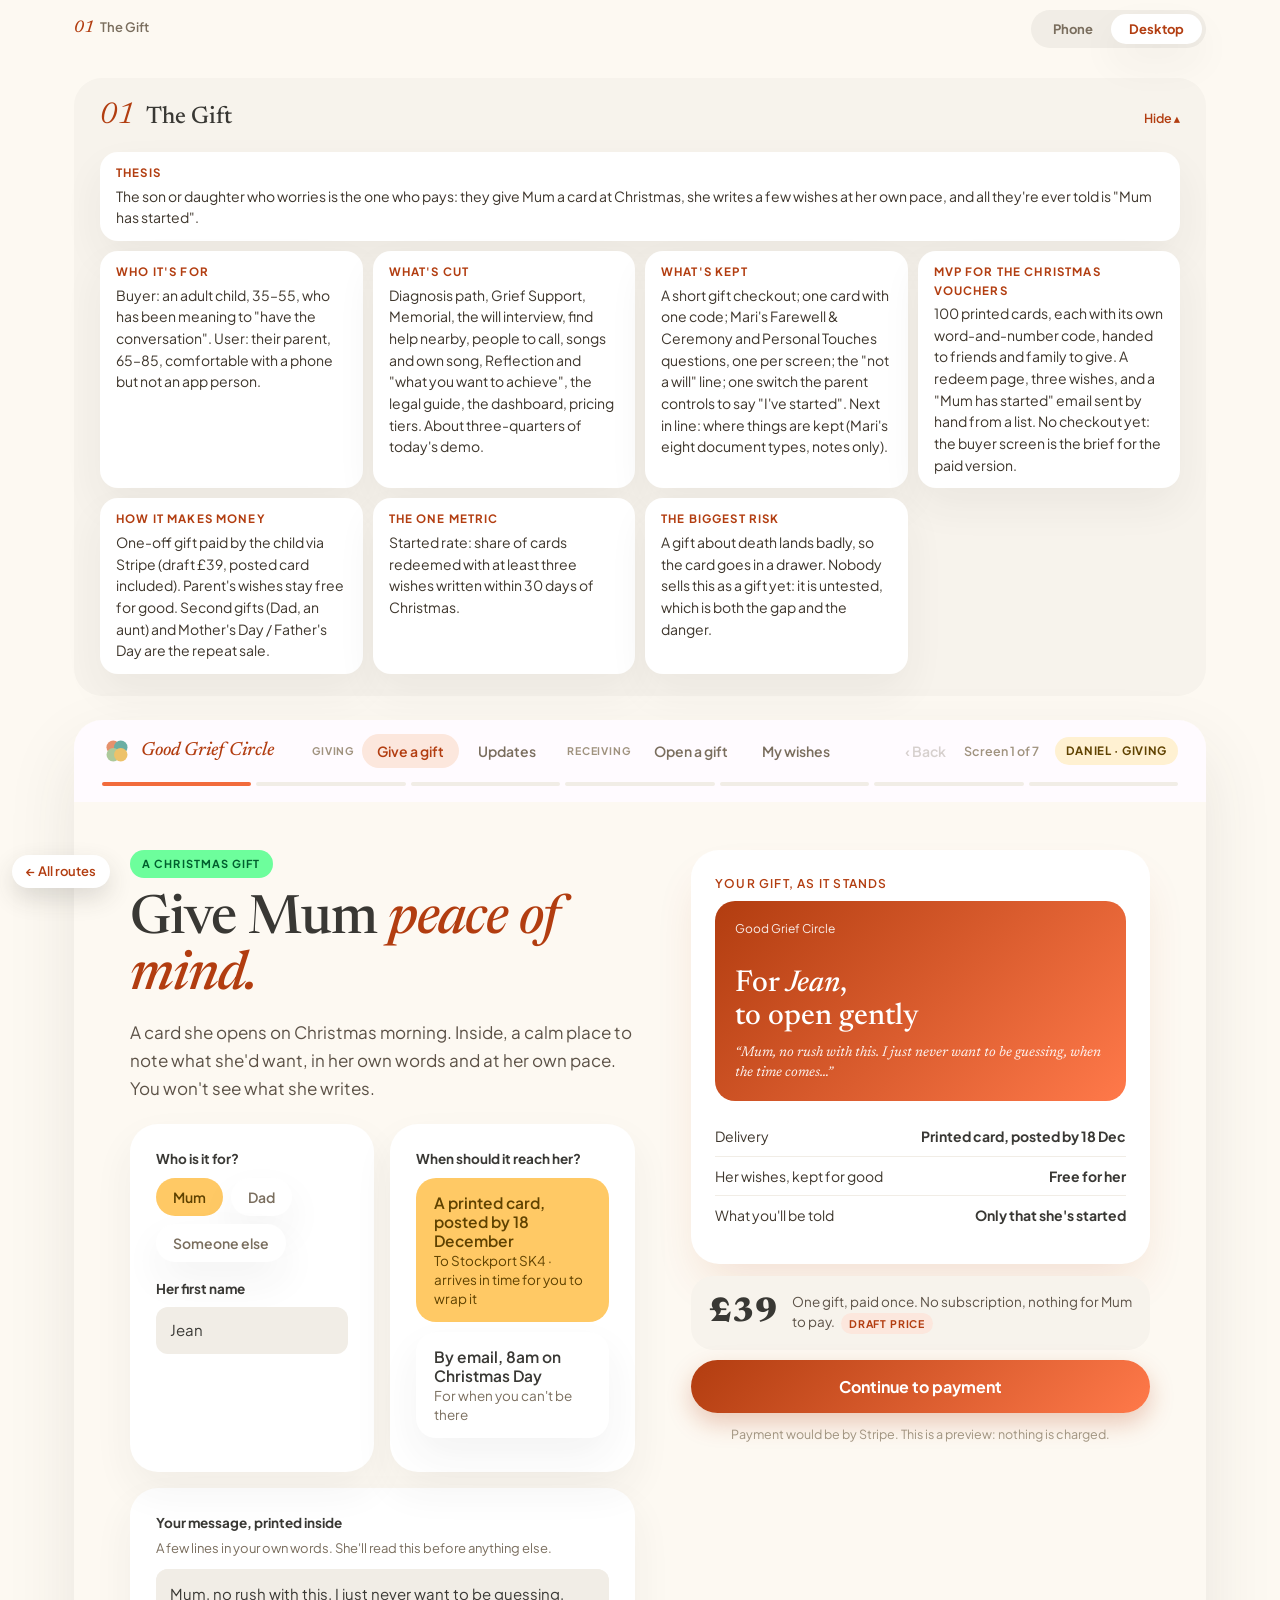
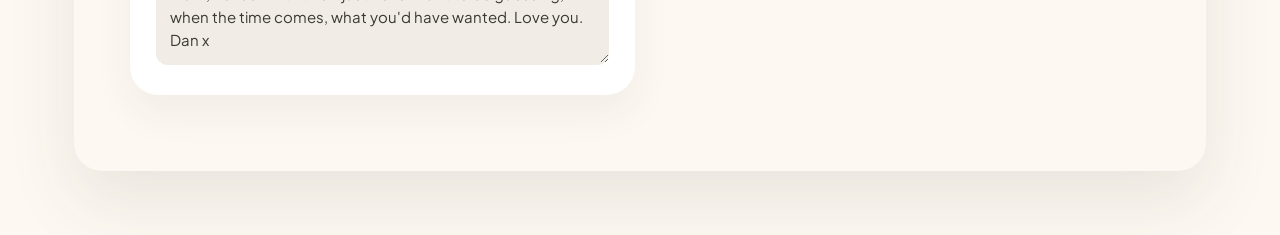
<file: routes/01-the-gift.html>
<!doctype html>
<html lang="en-GB" class="view-phone">
<head>
<meta charset="utf-8">
<meta name="robots" content="noindex">
<link rel="manifest" href="manifest.webmanifest">
<link rel="apple-touch-icon" href="apple-touch-icon.png">
<meta name="theme-color" content="#FFFBFF">
<meta name="apple-mobile-web-app-capable" content="yes">
<meta name="apple-mobile-web-app-title" content="GGC Routes">
<meta name="viewport" content="width=device-width, initial-scale=1, viewport-fit=cover">
<title>The Gift</title>
<link rel="preconnect" href="https://fonts.googleapis.com">
<link rel="stylesheet" href="https://fonts.googleapis.com/css2?family=Newsreader:ital,opsz,wght@0,6..72,500;0,6..72,800;1,6..72,500&family=Plus+Jakarta+Sans:wght@400;500;600;700&display=swap">
<style>
:root{
  --page:#FDF9F2;--surface:#FFFBFF;--nest:#F7F3EC;--card:#FFFFFF;--field:#F1EDE6;
  --ink:#393834;--text:#3E362C;--muted:#5C5247;--soft:#7A6E5E;--faint:#A0937F;
  --accent:#F26B3C;--deep:#B23D10;--grad:linear-gradient(135deg,#B23D10 0%,#FF794A 100%);
  --sun:#FFC965;--onSun:#5F4200;--mint:#6DFE9C;--onMint:#005F2E;--green:#2F8B62;
  --tA:#FCE7DD;--tG:#E2F0E6;--tY:#FFF1D2;--tW:#FDF0E9;
  --lift:0 18px 40px rgba(57,56,52,.06);--glow:0 24px 48px -12px rgba(178,61,16,.14);--btn:0 10px 24px rgba(178,61,16,.26);
  --serif:'Newsreader',Georgia,serif;--sans:'Plus Jakarta Sans',-apple-system,system-ui,sans-serif;
}
*{box-sizing:border-box}
html,body{margin:0;padding:0}
body{background:#FDF9F2;color:var(--text);font-family:var(--sans);font-size:15px;line-height:1.6;-webkit-font-smoothing:antialiased;overflow-x:hidden}
button,input,textarea{font-family:inherit;font-size:inherit;color:inherit}
button{cursor:pointer}
.wrap{max-width:780px;margin:0 auto;padding:24px 16px 48px}

/* Route card */
.route{background:var(--nest);border-radius:28px;padding:6px 22px;margin-bottom:24px}
.route summary{list-style:none;cursor:pointer;padding:16px 0;display:flex;align-items:baseline;gap:12px;flex-wrap:wrap}
.route summary::-webkit-details-marker{display:none}
.route .num{font-family:var(--serif);font-style:italic;font-size:30px;color:var(--deep);line-height:1}
.route .rt{font-family:var(--serif);font-weight:500;font-size:24px;color:var(--ink)}
.route .tog{margin-left:auto;font-size:12.5px;font-weight:600;color:var(--deep)}
.route[open] .tog .closed,.route:not([open]) .tog .opened{display:none}
.route dl{margin:0 0 18px;display:grid;grid-template-columns:1fr;gap:10px}
.route .f{background:var(--card);border-radius:18px;padding:12px 16px;box-shadow:var(--lift)}
.route dt{font-size:11.5px;font-weight:700;letter-spacing:.1em;text-transform:uppercase;color:var(--deep);margin-bottom:3px}
.route dd{margin:0;font-size:14px;line-height:1.55;color:var(--text)}
.route .f.wide{grid-column:1/-1}
@media(min-width:700px){.route dl{grid-template-columns:1fr 1fr}}

/* Phone */
.phone{max-width:420px;margin:0 auto;background:var(--page);border-radius:36px;box-shadow:0 30px 70px rgba(57,56,52,.14);overflow:hidden;position:relative;min-height:760px;display:flex;flex-direction:column}
@media(max-width:459px){.wrap{padding:16px 0 0}.route{margin:0 16px 16px}.phone{border-radius:0;box-shadow:none;min-height:100vh}}
.bar{display:flex;align-items:center;gap:10px;padding:14px 18px;background:var(--surface)}
.back{background:none;border:none;padding:6px 2px;font-weight:600;font-size:14px;color:var(--soft)}
.back[disabled]{opacity:.3;cursor:default}
.count{font-size:12.5px;font-weight:600;color:var(--faint)}
.side{margin-left:auto;font-size:11.5px;font-weight:700;letter-spacing:.06em;text-transform:uppercase;border-radius:99px;padding:5px 11px}
.side.buyer{background:var(--tY);color:var(--onSun)}
.side.parent{background:var(--tG);color:var(--green)}
.dots{display:flex;gap:5px;padding:0 18px 12px;background:var(--surface)}
.dots i{flex:1;height:4px;border-radius:99px;background:var(--field)}
.dots i.on{background:var(--accent)}
.screen{display:none;padding:22px 20px 34px;flex:1;animation:fade .35s ease}
.screen.on{display:block}
@keyframes fade{from{opacity:0;transform:translateY(6px)}to{opacity:1;transform:none}}

/* Type + parts */
.brand{display:flex;align-items:center;gap:9px;margin-bottom:22px}
.brand span{font-family:var(--serif);font-style:italic;font-weight:500;font-size:18px;color:var(--deep)}
.chip{display:inline-block;font-size:11px;font-weight:700;letter-spacing:.1em;text-transform:uppercase;color:var(--onMint);background:var(--mint);border-radius:99px;padding:5px 12px;margin-bottom:14px}
h1{font-family:var(--serif);font-weight:500;font-size:38px;line-height:1.04;letter-spacing:-.6px;color:var(--ink);margin:0 0 14px}
h1 em,h2 em{font-style:italic;color:var(--deep)}
h1 b{font-weight:800}
h2{font-family:var(--serif);font-weight:500;font-size:25px;line-height:1.15;color:var(--ink);margin:0 0 8px}
.lead{font-size:15.5px;line-height:1.65;color:var(--muted);margin:0 0 22px}
.eyebrow{font-size:12px;font-weight:600;letter-spacing:.1em;text-transform:uppercase;color:var(--deep);margin:0 0 8px}
.card{background:var(--card);border-radius:28px;padding:20px;box-shadow:var(--lift);margin-bottom:16px}
.nest{background:var(--nest);border-radius:22px;padding:16px 18px;margin-bottom:16px}
.label{display:block;font-size:13.5px;font-weight:700;color:var(--ink);margin:0 0 8px}
.hint{font-size:13px;color:var(--soft);margin:-2px 0 10px;line-height:1.5}
.field{width:100%;background:var(--field);border:none;border-bottom:2px solid transparent;border-radius:12px;padding:13px 14px;font-size:15px;outline:none;color:var(--ink)}
.field:focus{background:#fff;border-bottom-color:var(--accent)}
textarea.field{min-height:96px;resize:vertical;line-height:1.55}
.pills{display:flex;flex-wrap:wrap;gap:8px;margin-bottom:4px}
.pill{border:none;border-radius:999px;padding:10px 17px;font-size:14px;font-weight:600;background:#fff;color:var(--soft);box-shadow:var(--lift)}
.pill.on{background:var(--sun);color:var(--onSun);box-shadow:none}
.opt{display:block;width:100%;text-align:left;border:none;border-radius:20px;padding:15px 18px;margin-bottom:10px;background:#fff;box-shadow:var(--lift)}
.opt strong{display:block;font-size:15.5px;color:var(--ink);font-weight:600}
.opt span{font-size:13.5px;color:var(--soft)}
.opt.on{background:var(--sun);box-shadow:none}
.opt.on strong,.opt.on span{color:var(--onSun)}
.btn{display:block;width:100%;border:none;border-radius:999px;padding:16px 22px;font-size:16px;font-weight:700;color:#fff;background:var(--grad);box-shadow:var(--btn);margin-top:8px}
.btn:active{transform:translateY(1px)}
.quiet{display:block;width:100%;border:none;background:none;padding:12px;font-size:14px;font-weight:600;color:var(--deep);margin-top:4px}
.small{font-size:12.5px;line-height:1.55;color:var(--faint);text-align:center;margin:12px 0 0}
.radiant{background:var(--grad);color:#fff;border-radius:28px;padding:22px;box-shadow:var(--glow);margin-bottom:16px}
.radiant h2{color:#fff}
.radiant p{margin:0;color:rgba(255,255,255,.92);font-size:14.5px;line-height:1.6}
.radiant .row{display:flex;gap:12px;margin-top:12px;align-items:flex-start}
.radiant .ic{flex:none;width:26px;height:26px;border-radius:50%;background:rgba(255,255,255,.22);display:flex;align-items:center;justify-content:center;font-size:13px;font-weight:700}
.boundary{background:var(--tY);border-radius:18px;padding:13px 16px;font-size:13.5px;line-height:1.55;color:#6B4B00;margin:16px 0 0}
.boundary b{color:#5F4200}
.price{display:flex;align-items:center;gap:14px;background:var(--nest);border-radius:22px;padding:16px 18px;margin:6px 0 10px}
.price .amt{font-family:var(--serif);font-weight:800;font-size:34px;color:var(--ink);line-height:1}
.price .what{font-size:13.5px;color:var(--muted);line-height:1.45}
.draft{display:inline-block;font-size:10.5px;font-weight:700;letter-spacing:.08em;text-transform:uppercase;background:var(--tA);color:var(--deep);border-radius:99px;padding:3px 8px;margin-left:4px;vertical-align:middle}
.steps{list-style:none;margin:0;padding:0}
.steps li{display:flex;gap:14px;padding:10px 0}
.steps .d{flex:none;width:58px;font-size:12px;font-weight:700;color:var(--deep);text-transform:uppercase;letter-spacing:.05em;padding-top:2px}
.steps .t{font-size:14.5px;color:var(--text);line-height:1.5}
.steps .t b{color:var(--ink)}
.crisis{font-size:12px;color:var(--faint);text-align:center;margin-top:22px;line-height:1.5}

/* The printed card (buyer preview) */
.printed{display:flex;gap:10px;margin:4px 0 18px}
.printed .face{flex:1;min-width:0;border-radius:18px;padding:16px 14px;min-height:190px;box-shadow:var(--lift);display:flex;flex-direction:column}
.printed .front{background:var(--grad);color:#fff}
.printed .front .for{font-family:var(--serif);font-size:24px;font-weight:500;line-height:1.1;margin-top:auto}
.printed .front .for em{font-style:italic}
.printed .front small{font-size:11.5px;opacity:.9}
.printed .inside{background:#fff}
.printed .inside p{font-family:var(--serif);font-style:italic;font-size:14.5px;line-height:1.4;color:var(--ink);margin:0 0 auto}
.codebox{margin-top:12px;background:var(--nest);border-radius:10px;padding:7px 9px;font-size:10.5px;color:var(--soft)}
.codebox b{display:block;font-size:14px;letter-spacing:.12em;color:var(--ink);margin-top:2px}
.facecap{font-size:11px;font-weight:600;color:var(--faint);text-align:center;margin-top:6px}

/* SIGNATURE: the gift you untie */
.gift{position:relative;height:330px;border-radius:28px;margin:4px 0 18px;perspective:1100px}
.gift .inside{position:absolute;inset:0;background:#fff;border-radius:28px;box-shadow:var(--glow);padding:26px 24px;display:flex;flex-direction:column}
.gift .inside .from{font-size:12px;font-weight:700;letter-spacing:.1em;text-transform:uppercase;color:var(--deep);margin-bottom:10px}
.gift .inside .msg{font-family:var(--serif);font-style:italic;font-size:21px;line-height:1.35;color:var(--ink);margin:0}
.gift .inside .sig{font-family:var(--serif);font-size:17px;color:var(--muted);margin-top:10px}
.gift .inside .codebox{margin-top:auto;font-size:12px;border-radius:14px;padding:10px 14px}
.gift .inside .codebox b{font-size:19px}
.gift .lid{position:absolute;inset:0;border-radius:28px;background:var(--grad);transform-origin:50% 0;transition:transform .9s cubic-bezier(.6,.05,.3,1),opacity .9s ease;display:flex;flex-direction:column;align-items:center;justify-content:center;color:#fff;overflow:hidden;border:none;padding:0;width:100%;z-index:2}
.gift .lid .pattern{position:absolute;inset:0;opacity:.13;background-image:radial-gradient(circle at 20% 30%,#fff 0 2px,transparent 3px),radial-gradient(circle at 70% 60%,#fff 0 2px,transparent 3px);background-size:46px 46px}
.gift .lid .to{position:relative;font-family:var(--serif);font-size:30px;font-weight:500;line-height:1.1;text-align:center;padding:0 30px;margin-top:70px}
.gift .lid .to em{font-style:italic}
.gift .lid .tap{position:relative;margin-top:14px;font-size:13px;font-weight:600;background:rgba(255,255,255,.2);border-radius:99px;padding:7px 14px}
.ribbon-v,.ribbon-h{position:absolute;background:var(--sun);transition:transform .7s cubic-bezier(.6,.05,.3,1),opacity .7s;z-index:3;pointer-events:none}
.ribbon-v{left:50%;top:0;bottom:0;width:22px;margin-left:-11px}
.ribbon-h{top:44%;left:0;right:0;height:22px}
.bow{position:absolute;left:50%;top:44%;width:96px;height:60px;margin:-19px 0 0 -48px;z-index:4;pointer-events:none;transition:transform .7s cubic-bezier(.6,.05,.3,1),opacity .6s}
.gift.open .ribbon-v{transform:translateY(-120%);opacity:0}
.gift.open .ribbon-h{transform:translateX(120%);opacity:0}
.gift.open .bow{transform:translateY(-160px) rotate(-25deg) scale(.8);opacity:0}
.gift.open .lid{transform:rotateX(-110deg) translateY(-20px);opacity:0;pointer-events:none}
.after{opacity:.35;transition:opacity .6s}
.after.ready{opacity:1}
.code{letter-spacing:.18em;text-transform:uppercase;font-weight:700;font-size:19px;text-align:center}

/* Wishes */
.qhead{display:flex;align-items:center;gap:8px;margin-bottom:14px}
.qhead i{width:8px;height:8px;border-radius:50%;background:var(--field)}
.qhead i.on{background:var(--accent)}
.qhead span{font-size:12.5px;font-weight:600;color:var(--faint);margin-left:6px}
.q{display:none}.q.on{display:block;animation:fade .3s ease}
.wish{background:#fff;border-radius:24px;padding:16px 18px;box-shadow:var(--lift);margin-bottom:12px;display:flex;gap:14px}
.wish .tile{flex:none;width:40px;height:40px;border-radius:14px;display:flex;align-items:center;justify-content:center}
.wish .k{font-size:11.5px;font-weight:700;letter-spacing:.08em;text-transform:uppercase;color:var(--soft)}
.wish .v{font-family:var(--serif);font-size:18px;line-height:1.3;color:var(--ink);margin-top:2px}
.toggle{display:flex;gap:14px;align-items:flex-start;background:#fff;border-radius:24px;padding:18px;box-shadow:var(--lift);margin:18px 0 12px;border:none;text-align:left;width:100%}
.sw{flex:none;width:46px;height:28px;border-radius:99px;background:var(--field);position:relative;transition:background .2s;margin-top:2px}
.sw::after{content:"";position:absolute;top:3px;left:3px;width:22px;height:22px;border-radius:50%;background:#fff;box-shadow:0 2px 6px rgba(57,56,52,.2);transition:transform .2s}
.toggle.on .sw{background:var(--green)}
.toggle.on .sw::after{transform:translateX(18px)}
.toggle b{display:block;color:var(--ink);font-size:15px}
.toggle span{font-size:13.5px;color:var(--soft);line-height:1.5}
.bubble{display:inline-block;margin-top:8px;background:var(--nest);border-radius:14px 14px 14px 4px;padding:8px 12px;font-size:13.5px;color:var(--ink);font-weight:600}

/* Notification */
.lock{background:linear-gradient(170deg,#4a3f35,#393834);border-radius:28px;padding:26px 16px 18px;margin-bottom:18px;color:#fff}
.lock .time{font-family:var(--serif);font-weight:500;font-size:46px;text-align:center;line-height:1}
.lock .date{text-align:center;font-size:13px;opacity:.8;margin:4px 0 18px}
.note{background:rgba(255,251,255,.94);color:var(--ink);border-radius:20px;padding:12px 14px;display:flex;gap:11px;align-items:flex-start}
.note .app{font-size:11.5px;font-weight:700;color:var(--soft);text-transform:uppercase;letter-spacing:.05em}
.note .tt{font-weight:700;font-size:15px;margin-top:1px}
.note .bb{font-size:13.5px;color:var(--muted);line-height:1.45}
.seeboth{display:grid;grid-template-columns:1fr 1fr;gap:10px;margin-bottom:16px}
.seeboth div{border-radius:20px;padding:14px}
.seeboth .y{background:var(--tG)}.seeboth .n{background:var(--tA)}
.seeboth h3{margin:0 0 6px;font-size:12px;font-weight:700;letter-spacing:.08em;text-transform:uppercase}
.seeboth .y h3{color:var(--green)}.seeboth .n h3{color:var(--deep)}
.seeboth ul{margin:0;padding-left:16px;font-size:13.5px;line-height:1.5;color:var(--text)}
/* ===== View switch (Phone / Desktop) ===== */
.viewbar{position:sticky;top:0;z-index:50;background:rgba(253,249,242,.94);-webkit-backdrop-filter:blur(10px);backdrop-filter:blur(10px)}
.viewbar .in{max-width:1180px;margin:0 auto;padding:10px 24px;display:flex;align-items:center;gap:12px}
.viewbar .lbl{font-size:13px;font-weight:600;color:var(--soft)}
.viewbar .lbl b{font-family:var(--serif);font-style:italic;font-weight:500;font-size:17px;color:var(--deep);margin-right:4px}
.vswitch{margin-left:auto;display:inline-flex;background:var(--field);border-radius:99px;padding:4px}
.vswitch button{border:none;background:none;border-radius:99px;padding:7px 18px;font-size:13px;font-weight:700;color:var(--soft)}
.vswitch button.on{background:#fff;color:var(--deep);box-shadow:var(--lift)}
@media(max-width:599px){.viewbar{display:none}}

/* Phone view: desktop-only parts hidden */
.dlogo,.dnav,.desk-only{display:none}
.opts{display:block}

/* ===== Desktop view ===== */
.view-desktop .wrap{max-width:1180px;padding:20px 24px 64px}
.view-desktop .route{padding:4px 26px}
.view-desktop .route dl{grid-template-columns:repeat(4,minmax(0,1fr))}
.view-desktop .route .f.wide{grid-column:1/-1}
.view-desktop .phone{max-width:none;border-radius:28px;min-height:0;box-shadow:0 30px 70px rgba(57,56,52,.10)}
.view-desktop .bar{padding:14px 28px;gap:16px}
.view-desktop .dlogo{display:flex;align-items:center;gap:9px;order:0;margin-right:10px}
.view-desktop .dlogo span{font-family:var(--serif);font-style:italic;font-weight:500;font-size:19px;color:var(--deep);white-space:nowrap}
.view-desktop .dnav{display:flex;gap:4px;order:1;margin-right:auto;flex-wrap:wrap}
.dnav button{border:none;background:none;border-radius:99px;padding:8px 15px;font-size:14px;font-weight:600;color:var(--soft)}
.dnav button:hover{background:var(--nest)}
.dnav button.on{background:var(--tA);color:var(--deep)}
.dnav .who{font-size:10.5px;font-weight:700;letter-spacing:.08em;text-transform:uppercase;color:var(--faint);align-self:center;padding:0 4px 0 12px}
.view-desktop .back{order:2}
.view-desktop .count{order:3}
.view-desktop .side{order:4;margin-left:0}
.view-desktop .dots{padding:0 28px 16px}
.view-desktop .desk-only{display:block}
.view-desktop .screen{padding:48px 56px 60px}
.view-desktop .screen.on{display:grid;grid-template-columns:minmax(0,1.1fr) minmax(0,1fr);gap:56px;align-items:start}
.view-desktop .screen .brand{display:none}
.view-desktop h1{font-size:54px;letter-spacing:-.9px}
.view-desktop h2{font-size:30px}
.view-desktop .lead{font-size:17px}
.view-desktop .sticky{position:sticky;top:84px}
/* Buyer checkout: form left, live order summary right */
.view-desktop .s1 .ca .card{padding:24px 26px}
.view-desktop .s1 .twin{display:grid;grid-template-columns:minmax(0,1fr) minmax(0,1fr);gap:16px}
.view-desktop .s1 .twin .card{margin-bottom:16px}
.summary{background:var(--card);border-radius:28px;padding:24px;box-shadow:var(--glow)}
.summary .mini{background:var(--grad);color:#fff;border-radius:20px;padding:18px 20px;min-height:200px;display:flex;flex-direction:column;margin-bottom:16px}
.summary .mini small{font-size:12px;opacity:.9}
.summary .mini .for{font-family:var(--serif);font-size:30px;font-weight:500;line-height:1.1;margin-top:auto}
.summary .mini .for em{font-style:italic}
.summary .mini .quote{font-family:var(--serif);font-style:italic;font-size:14px;line-height:1.4;opacity:.92;margin-top:10px}
.sumlist{list-style:none;margin:0 0 6px;padding:0}
.sumlist li{display:flex;justify-content:space-between;gap:12px;padding:8px 0;font-size:14px;color:var(--text)}
.sumlist li+li{border-top:1px solid var(--field)}
.sumlist li span:last-child{font-weight:700;color:var(--ink);text-align:right}
.view-desktop .s1 .price{margin-top:12px}
/* Buyer confirmation: card left, what happens right */
.view-desktop .s2 .printed .face{min-height:300px;padding:22px 20px}
.view-desktop .s2 .printed .front .for{font-size:32px}
.view-desktop .s2 .printed .inside p{font-size:17px}
/* Parent screens: calm, large, one column */
.view-desktop .screen.calm.on{display:block;max-width:660px;margin:0 auto;width:100%}
.view-desktop .calm .chip{display:table;margin:0 auto 16px}
.view-desktop .calm > h1,.view-desktop .calm > .lead{text-align:center}
.view-desktop .s3 .gift{height:420px}
.view-desktop .s3 .gift .inside{padding:36px 36px}
.view-desktop .s3 .gift .inside .msg{font-size:26px}
.view-desktop .s3 .gift .lid .to{font-size:40px;margin-top:190px}
.view-desktop .s3 .field.code{font-size:24px;padding:18px}
.view-desktop .parent .steps .t,.view-desktop .parent .toggle span,.view-desktop .parent .boundary{font-size:16px}
.view-desktop .parent .btn{font-size:17px;padding:18px 24px}
.view-desktop .parent .field{font-size:17px;padding:15px 16px}
.view-desktop .s5 h2{font-size:36px}
.view-desktop .s5 .opts{display:grid;grid-template-columns:minmax(0,1fr) minmax(0,1fr);gap:12px;margin-bottom:8px}
.view-desktop .s5 .opts .opt{margin:0;padding:20px 22px}
.view-desktop .s5 .opt strong{font-size:17px}
.view-desktop .s5 .opt span{font-size:14.5px}
.view-desktop .s5 textarea.field{min-height:140px}
.view-desktop .s6 .wish .v{font-size:22px}
.view-desktop .s6 .wish{padding:20px 22px}
/* Boxing Day: notification left, what Daniel knows right */
.view-desktop .s7 .lock{padding:48px 26px 40px}
.view-desktop .s7 .lock .time{font-size:64px}
.capt{font-size:12px;font-weight:600;color:var(--faint);text-align:center;margin-top:-8px}
@media(max-width:1100px){
  .view-desktop .screen{padding:36px 32px 48px}
  .view-desktop .screen.on{gap:32px}
  .view-desktop .route dl{grid-template-columns:repeat(2,minmax(0,1fr))}
  .view-desktop .dnav .who{display:none}
}
@media(max-width:899px){
  .view-desktop .screen.on{grid-template-columns:minmax(0,1fr)}
  .view-desktop .s1 .twin{grid-template-columns:minmax(0,1fr)}
  .view-desktop .sticky{position:static}
  .view-desktop .dlogo span{display:none}
}
/* Inside the coordinator's viewer iframe: product only */
.framed .viewbar,.framed .route{display:none!important}
.framed.view-phone .wrap{max-width:none;padding:0}
.framed.view-phone .phone{max-width:none;border-radius:0;box-shadow:none;min-height:100vh}
.framed.view-desktop .wrap{padding-top:24px}
@media (prefers-reduced-motion:reduce){*{animation:none!important;transition:none!important}}
</style>
</head>
<body>
<div class="viewbar"><div class="in">
  <span class="lbl"><b>01</b> The Gift</span>
  <div class="vswitch" role="group" aria-label="Preview as">
    <button type="button" data-view="phone">Phone</button><button type="button" data-view="desktop">Desktop</button>
  </div>
</div></div>
<div class="wrap">

  <details class="route" id="route">
    <summary><span class="num">01</span><span class="rt">The Gift</span><span class="tog"><span class="closed">Show the route card ▾</span><span class="opened">Hide ▴</span></span></summary>
    <dl>
      <div class="f wide"><dt>Thesis</dt><dd>The son or daughter who worries is the one who pays: they give Mum a card at Christmas, she writes a few wishes at her own pace, and all they're ever told is "Mum has started".</dd></div>
      <div class="f"><dt>Who it's for</dt><dd>Buyer: an adult child, 35–55, who has been meaning to "have the conversation". User: their parent, 65–85, comfortable with a phone but not an app person.</dd></div>
      <div class="f"><dt>What's cut</dt><dd>Diagnosis path, Grief Support, Memorial, the will interview, find help nearby, people to call, songs and own song, Reflection and "what you want to achieve", the legal guide, the dashboard, pricing tiers. About three-quarters of today's demo.</dd></div>
      <div class="f"><dt>What's kept</dt><dd>A short gift checkout; one card with one code; Mari's Farewell & Ceremony and Personal Touches questions, one per screen; the "not a will" line; one switch the parent controls to say "I've started". Next in line: where things are kept (Mari's eight document types, notes only).</dd></div>
      <div class="f"><dt>MVP for the Christmas vouchers</dt><dd>100 printed cards, each with its own word-and-number code, handed to friends and family to give. A redeem page, three wishes, and a "Mum has started" email sent by hand from a list. No checkout yet: the buyer screen is the brief for the paid version.</dd></div>
      <div class="f"><dt>How it makes money</dt><dd>One-off gift paid by the child via Stripe (draft £39, posted card included). Parent's wishes stay free for good. Second gifts (Dad, an aunt) and Mother's Day / Father's Day are the repeat sale.</dd></div>
      <div class="f"><dt>The one metric</dt><dd>Started rate: share of cards redeemed with at least three wishes written within 30 days of Christmas.</dd></div>
      <div class="f"><dt>The biggest risk</dt><dd>A gift about death lands badly, so the card goes in a drawer. Nobody sells this as a gift yet: it is untested, which is both the gap and the danger.</dd></div>
    </dl>
  </details>

  <div class="phone" id="phone">
    <div class="bar">
      <div class="dlogo"><svg width="30" height="30" viewBox="0 0 40 40" aria-hidden="true"><g opacity=".82"><circle cx="15" cy="15" r="9" fill="#e07a4d"/><circle cx="25" cy="15" r="9" fill="#4a9e90"/><circle cx="15" cy="25" r="9" fill="#9cbf86"/><circle cx="25" cy="25" r="9" fill="#eab64a"/></g></svg><span>Good Grief Circle</span></div>
      <nav class="dnav" aria-label="Destinations">
        <span class="who">Giving</span><button type="button" data-go="0">Give a gift</button><button type="button" data-go="6">Updates</button>
        <span class="who">Receiving</span><button type="button" data-go="2">Open a gift</button><button type="button" data-go="4">My wishes</button>
      </nav>
      <button class="back" id="back" aria-label="Back">‹ Back</button>
      <span class="count" id="count">Screen 1 of 7</span>
      <span class="side buyer" id="side">Daniel · giving</span>
    </div>
    <div class="dots" id="dots"></div>

    <!-- 1 · BUYER: the gift -->
    <section class="screen s1" data-side="buyer" data-who="Daniel · giving">
     <div class="ca">
      <div class="brand"><svg width="30" height="30" viewBox="0 0 40 40" aria-hidden="true"><g opacity=".82"><circle cx="15" cy="15" r="9" fill="#e07a4d"/><circle cx="25" cy="15" r="9" fill="#4a9e90"/><circle cx="15" cy="25" r="9" fill="#9cbf86"/><circle cx="25" cy="25" r="9" fill="#eab64a"/></g></svg><span>Good Grief Circle</span></div>
      <span class="chip">A Christmas gift</span>
      <h1>Give Mum <em>peace of mind.</em></h1>
      <p class="lead">A card she opens on Christmas morning. Inside, a calm place to note what she'd want, in her own words and at her own pace. You won't see what she writes.</p>

      <div class="twin">
      <div class="card">
        <span class="label">Who is it for?</span>
        <div class="pills" data-group="for">
          <button class="pill on">Mum</button><button class="pill">Dad</button><button class="pill">Someone else</button>
        </div>
        <span class="label" style="margin-top:16px">Her first name</span>
        <input class="field" id="name" value="Jean" aria-label="Her first name">
      </div>

      <div class="card">
        <span class="label">When should it reach her?</span>
        <button class="opt on" data-group="when" data-sum="Printed card, posted by 18 Dec"><strong>A printed card, posted by 18 December</strong><span>To Stockport SK4 · arrives in time for you to wrap it</span></button>
        <button class="opt" data-group="when" data-sum="Email, 8am Christmas Day"><strong>By email, 8am on Christmas Day</strong><span>For when you can't be there</span></button>
      </div>
      </div>

      <div class="card">
        <span class="label">Your message, printed inside</span>
        <p class="hint">A few lines in your own words. She'll read this before anything else.</p>
        <textarea class="field" id="msg">Mum, no rush with this. I just never want to be guessing, when the time comes, what you'd have wanted. Love you. Dan x</textarea>
      </div>
     </div>

     <div class="cb sticky">
      <div class="summary desk-only">
        <p class="eyebrow">Your gift, as it stands</p>
        <div class="mini"><small>Good Grief Circle</small><div class="for">For <em class="nm">Jean</em>,<br>to open gently</div><div class="quote" id="sumMsg"></div></div>
        <ul class="sumlist">
          <li><span>Delivery</span><span id="sumWhen">Printed card, posted by 18 Dec</span></li>
          <li><span>Her wishes, kept for good</span><span>Free for her</span></li>
          <li><span>What you'll be told</span><span>Only that she's started</span></li>
        </ul>
      </div>
      <div class="price"><div class="amt">£39</div><div class="what">One gift, paid once. No subscription, nothing for Mum to pay. <span class="draft">Draft price</span></div></div>
      <button class="btn" data-next>Continue to payment</button>
      <p class="small">Payment would be by Stripe. This is a preview: nothing is charged.</p>
     </div>
    </section>

    <!-- 2 · BUYER: it's on its way -->
    <section class="screen s2" data-side="buyer" data-who="Daniel · giving">
     <div class="ca">
      <span class="chip">Thank you, Daniel</span>
      <h1>Jean's card is <em>on its way.</em></h1>
      <p class="lead">This is what will land on her doormat. It's yours to wrap.</p>
      <div class="printed">
        <div style="flex:1;min-width:0"><div class="face front"><small>Good Grief Circle</small><div class="for">For <em class="nm">Jean</em>,<br>to open gently</div></div><div class="facecap">Front</div></div>
        <div style="flex:1;min-width:0"><div class="face inside"><p id="printedMsg">Mum, no rush with this…</p><div class="codebox">Your code<b>ROBIN-4821</b></div></div><div class="facecap">Inside</div></div>
      </div>
     </div>
     <div class="cb">

      <div class="radiant">
        <h2>What you'll see, and <em style="color:#fff">what you won't</em></h2>
        <div class="row"><span class="ic">✓</span><p>That she has opened her gift.</p></div>
        <div class="row"><span class="ic">✓</span><p>That she has started, if she says you can know.</p></div>
        <div class="row"><span class="ic">–</span><p>Anything she writes. It's hers. One day she can choose who reads it.</p></div>
      </div>

      <div class="card">
        <p class="eyebrow">What happens next</p>
        <ul class="steps">
          <li><span class="d">18 Dec</span><span class="t"><b>Printed and posted</b> to you, ready to wrap.</span></li>
          <li><span class="d">25 Dec</span><span class="t"><b>She opens it</b> and types the code once. No password, no app to download.</span></li>
          <li><span class="d">After</span><span class="t"><b>One short email to you</b> when she has started. Then we leave you both alone.</span></li>
        </ul>
      </div>
      <button class="btn" data-next>See what Jean sees</button>
     </div>
    </section>

    <!-- 3 · PARENT: the gift she unties (signature) -->
    <section class="screen s3 calm parent" data-side="parent" data-who="Jean · opening">
      <span class="chip">Christmas morning</span>
      <h1>Something <em>for you,</em> Jean.</h1>
      <p class="lead" style="margin-bottom:16px">From Daniel. Untie it whenever you're ready.</p>

      <div class="gift" id="gift">
        <div class="inside">
          <div class="from">From Daniel</div>
          <p class="msg" id="giftMsg">Mum, no rush with this…</p>
          <div class="codebox">The code on your card<b>ROBIN-4821</b></div>
        </div>
        <button class="lid" id="lid" aria-label="Untie the ribbon">
          <span class="pattern"></span>
          <span class="to">For <em>Jean</em>,<br>to open gently</span>
          <span class="tap">Tap to untie the ribbon</span>
        </button>
        <span class="ribbon-v"></span><span class="ribbon-h"></span>
        <svg class="bow" viewBox="0 0 96 60" aria-hidden="true"><path d="M48 30 C30 4 6 6 8 26 C10 42 34 38 48 30Z" fill="#FFC965"/><path d="M48 30 C66 4 90 6 88 26 C86 42 62 38 48 30Z" fill="#FFC965"/><path d="M48 30 C36 30 28 52 34 58 L44 44Z" fill="#F2B544"/><path d="M48 30 C60 30 68 52 62 58 L52 44Z" fill="#F2B544"/><circle cx="48" cy="30" r="8" fill="#F2B544"/></svg>
      </div>

      <div class="after" id="after">
        <span class="label">Type the code from inside your card</span>
        <p class="hint">Just this once. After that, this phone remembers you, and we'll email you a link to come back on any other.</p>
        <input class="field code" id="code" placeholder="ROBIN-4821" aria-label="Your code" autocomplete="off">
        <button class="btn" id="redeem">Open my gift</button>
      </div>
    </section>

    <!-- 4 · PARENT: this is yours -->
    <section class="screen s4 parent" data-side="parent" data-who="Jean · opening">
     <div class="ca">
      <div class="brand"><svg width="30" height="30" viewBox="0 0 40 40" aria-hidden="true"><g opacity=".82"><circle cx="15" cy="15" r="9" fill="#e07a4d"/><circle cx="25" cy="15" r="9" fill="#4a9e90"/><circle cx="15" cy="25" r="9" fill="#9cbf86"/><circle cx="25" cy="25" r="9" fill="#eab64a"/></g></svg><span>Good Grief Circle</span></div>
      <h1>Hello, Jean. This is <em>yours.</em></h1>
      <p class="lead">A quiet place to write down how you'd like things to be, so the people you love are never left guessing. There's nothing to get right.</p>
     </div>
     <div class="cb">

      <div class="card">
        <ul class="steps">
          <li><span class="d" style="width:30px">1</span><span class="t"><b>Daniel can't read it.</b> He gave it to you; what you write stays with you unless you choose to share it.</span></li>
          <li><span class="d" style="width:30px">2</span><span class="t"><b>Five minutes is plenty.</b> Three gentle questions today. Stop whenever you like.</span></li>
          <li><span class="d" style="width:30px">3</span><span class="t"><b>Change your mind any time.</b> Nothing here is final.</span></li>
        </ul>
      </div>

      <div class="boundary"><b>Not a legal will. A human one.</b> These are your wishes, in your words, for your family. A will is still the only way to decide who inherits; a solicitor or will-writing service can make one.</div>

      <span class="label" style="margin-top:20px">Your email, so you can come back</span>
      <input class="field" value="jean.hartley@example.co.uk" aria-label="Your email">
      <p class="hint" style="margin-top:8px">We'll send a link to this address. You'll never need a password.</p>
      <button class="btn" data-next>Begin with one question</button>
     </div>
    </section>

    <!-- 5 · PARENT: three gentle wishes, one at a time -->
    <section class="screen s5 calm parent" data-side="parent" data-who="Jean · writing">
      <div class="qhead" id="qhead"><i class="on"></i><i></i><i></i><span id="qn">Question 1 of 3</span></div>

      <div class="q on" data-q="0">
        <h2>When the time comes, how would you like to be <em>laid to rest?</em></h2>
        <p class="lead" style="font-size:14.5px">There is no wrong answer here — only what feels right to you. You can change this whenever you like.</p>
        <div class="opts">
        <button class="opt" data-group="rest" data-v="Burial"><strong>Burial</strong><span>A traditional resting place</span></button>
        <button class="opt" data-group="rest" data-v="Cremation"><strong>Cremation</strong><span>Ashes to keep, scatter or plant</span></button>
        <button class="opt on" data-group="rest" data-v="Natural burial"><strong>Natural burial</strong><span>Returning gently to the earth</span></button>
        <button class="opt" data-group="rest" data-v="Not sure yet"><strong>I'm not sure yet</strong><span>That's completely okay</span></button>
        </div>
      </div>

      <div class="q" data-q="1">
        <h2>Are there songs that should <em>be playing?</em></h2>
        <p class="lead" style="font-size:14.5px">A song that makes people smile, or one that always meant something to you. List as many as you like.</p>
        <textarea class="field" id="song" placeholder='e.g. "Here Comes the Sun" — it was playing the day we moved into the house…'>"Morning Has Broken" to go in. Something by Dusty Springfield to go out, loud.</textarea>
      </div>

      <div class="q" data-q="2">
        <h2>Is there something you'd like <em>to wear?</em></h2>
        <p class="lead" style="font-size:14.5px">A favourite outfit, a colour, jewellery — or nothing in particular.</p>
        <input class="field" id="wear" placeholder="e.g. My green linen shirt, and no shoes" value="My blue wool coat, and Grandma's brooch">
      </div>

      <button class="btn" id="qnext">Save and go on</button>
      <button class="quiet" id="qskip">Skip this one</button>
      <div class="boundary">Not a legal will. These wishes guide your family; they don't decide who inherits.</div>
    </section>

    <!-- 6 · PARENT: what she's written, and the one switch she controls -->
    <section class="screen s6 parent" data-side="parent" data-who="Jean · writing">
     <div class="ca">
      <span class="chip">Saved</span>
      <h1>Three things your family <em>won't have to guess.</em></h1>

      <div class="wish"><span class="tile" style="background:var(--tG)"><svg width="20" height="20" viewBox="0 0 24 24" fill="none" stroke="#2F8B62" stroke-width="2" stroke-linecap="round"><path d="M12 21V11"/><path d="M12 11c0-4 3-7 7-7 0 4-3 7-7 7z"/><path d="M12 14c0-3-2.5-5.5-6-5.5 0 3 2.5 5.5 6 5.5z"/></svg></span><div><div class="k">Laid to rest</div><div class="v" id="wRest">Natural burial</div></div></div>
      <div class="wish"><span class="tile" style="background:var(--tA)"><svg width="20" height="20" viewBox="0 0 24 24" fill="none" stroke="#B23D10" stroke-width="2" stroke-linecap="round"><path d="M9 18V5l11-2v13"/><circle cx="6" cy="18" r="3"/><circle cx="17" cy="16" r="3"/></svg></span><div><div class="k">Music</div><div class="v" id="wSong"></div></div></div>
      <div class="wish"><span class="tile" style="background:var(--tY)"><svg width="20" height="20" viewBox="0 0 24 24" fill="none" stroke="#B5820A" stroke-width="2" stroke-linecap="round" stroke-linejoin="round"><path d="M8 3l4 3 4-3 4 4-3 3v11H7V10L4 7z"/></svg></span><div><div class="k">To wear</div><div class="v" id="wWear"></div></div></div>
     </div>
     <div class="cb">

      <button class="toggle on" id="tell" aria-pressed="true">
        <span class="sw"></span>
        <span><b>Let Daniel know you've started?</b><span>He'll get one short email. This is all it says:</span><br><span class="bubble" id="bubble">"Mum has started."</span></span>
      </button>

      <div class="nest">
        <p class="eyebrow">In the new year, if you'd like</p>
        <div style="font-size:14.5px;line-height:1.55;color:var(--text)"><b style="color:var(--ink)">Where things are kept.</b> Will & legal documents, insurance policies, bank & finance accounts, property & deeds. Just a note of where each one is, not the documents themselves. We'll send one gentle reminder in January, then leave it with you.</div>
      </div>
      <button class="btn" data-next>Done for today</button>
      <p class="crisis">If any of this stirs up something heavy, Samaritans are there day or night on 116 123, free.</p>
     </div>
    </section>

    <!-- 7 · BUYER: Mum has started -->
    <section class="screen s7" data-side="buyer" data-who="Daniel · Boxing Day">
     <div class="ca">
      <div class="lock">
        <div class="time">9:41</div>
        <div class="date">Friday 26 December</div>
        <div class="note">
          <svg width="30" height="30" viewBox="0 0 40 40" aria-hidden="true" style="flex:none"><rect width="40" height="40" rx="9" fill="#FDF9F2"/><g opacity=".82"><circle cx="16" cy="16" r="7" fill="#e07a4d"/><circle cx="24" cy="16" r="7" fill="#4a9e90"/><circle cx="16" cy="24" r="7" fill="#9cbf86"/><circle cx="24" cy="24" r="7" fill="#eab64a"/></g></svg>
          <div><div class="app">Good Grief Circle · now</div><div class="tt" id="nTitle">Mum has started.</div><div class="bb" id="nBody">Jean opened your gift and wrote her first wishes.</div></div>
        </div>
      </div>
      <p class="capt desk-only">On Daniel's phone, Boxing Day</p>
     </div>
     <div class="cb">
      <h1 id="dTitle">Mum has <em>started.</em></h1>
      <p class="lead" id="dLead">Jean opened your card on Christmas morning and has begun writing down what she'd want. We won't tell you what. That was the point of the gift.</p>

      <div class="seeboth">
        <div class="y"><h3>You know</h3><ul><li>She opened it</li><li id="knowStarted">She has started</li></ul></div>
        <div class="n"><h3>You don't see</h3><ul><li>Her wishes</li><li>How many, or when</li></ul></div>
      </div>

      <div class="card">
        <p class="eyebrow">Later, when she's ready</p>
        <p style="margin:0;font-size:14.5px;line-height:1.6">Jean can choose who may read her plan, and when. You'll only ever be asked if she names you. That part arrives next year.</p>
      </div>

      <button class="btn" id="again">Give one to Dad too</button>
      <p class="small">Preview. The real email comes from us, once, and never nudges you to chase her.</p>
      <button class="quiet" id="restart">Start the story again</button>
     </div>
    </section>
  </div>
</div>

<script>
(function(){
  var screens = [].slice.call(document.querySelectorAll('.screen'));
  var total = screens.length, cur = 0;
  var back = document.getElementById('back'), count = document.getElementById('count'), side = document.getElementById('side'), dots = document.getElementById('dots');
  for (var i = 0; i < total; i++) dots.appendChild(document.createElement('i'));
  var state = { rest:'Natural burial', tell:true, q:0 };

  function show(n){
    cur = Math.max(0, Math.min(total-1, n));
    screens.forEach(function(s,i){ s.classList.toggle('on', i===cur); });
    var s = screens[cur];
    count.textContent = 'Screen ' + (cur+1) + ' of ' + total;
    side.textContent = s.getAttribute('data-who');
    side.className = 'side ' + s.getAttribute('data-side');
    back.disabled = cur === 0;
    [].forEach.call(dots.children, function(d,i){ d.classList.toggle('on', i<=cur); });
    var grp = cur < 2 ? 0 : cur < 4 ? 2 : cur < 6 ? 4 : 6;
    [].forEach.call(document.querySelectorAll('.dnav button'), function(b){ b.classList.toggle('on', +b.getAttribute('data-go') === grp); });
    sync();
    var vb = document.querySelector('.viewbar'), off = vb && vb.offsetHeight ? vb.offsetHeight : 0;
    window.scrollTo(0, document.getElementById('phone').offsetTop - 8 - off);
  }
  function sync(){
    var m = document.getElementById('msg').value.trim() || 'With love.';
    var nm = document.getElementById('name').value.trim() || 'Mum';
    [].forEach.call(document.querySelectorAll('.nm'), function(x){ x.textContent = nm; });
    document.getElementById('sumMsg').textContent = '“' + (m.length > 80 ? m.slice(0,77) + '…' : m) + '”';
    var w = document.querySelector('.opt.on[data-group="when"]');
    if (w) document.getElementById('sumWhen').textContent = w.getAttribute('data-sum');
    document.getElementById('printedMsg').textContent = m.length > 110 ? m.slice(0,107) + '…' : m;
    document.getElementById('giftMsg').textContent = m;
    document.getElementById('wRest').textContent = state.rest;
    document.getElementById('wSong').textContent = document.getElementById('song').value.trim() || 'Not decided yet';
    document.getElementById('wWear').textContent = document.getElementById('wear').value.trim() || 'Not decided yet';
    var t = state.tell;
    document.getElementById('nTitle').textContent = t ? 'Mum has started.' : 'Mum has opened your gift.';
    document.getElementById('nBody').textContent = t ? 'Jean opened your gift and has begun.' : 'That’s all we’ll say. The rest is hers.';
    document.getElementById('dTitle').innerHTML = t ? 'Mum has <em>started.</em>' : 'Mum has <em>opened it.</em>';
    document.getElementById('dLead').textContent = t
      ? 'Jean opened your card on Christmas morning and has begun writing down what she’d want. We won’t tell you what. That was the point of the gift.'
      : 'Jean opened your card on Christmas morning. She chose not to share anything more, and that’s hers to decide. You’ve done the kind part.';
    document.getElementById('knowStarted').style.display = t ? '' : 'none';
  }

  back.addEventListener('click', function(){
    if (cur === 4 && state.q > 0) { setQ(state.q - 1); return; }
    show(cur - 1);
  });
  [].forEach.call(document.querySelectorAll('[data-next]'), function(b){ b.addEventListener('click', function(){ show(cur + 1); }); });

  // single-choice groups
  document.addEventListener('click', function(e){
    var b = e.target.closest('.pills .pill') || e.target.closest('button[data-group]');
    if (!b) return;
    var group = b.getAttribute('data-group');
    var sibs = group ? document.querySelectorAll('[data-group="' + group + '"]') : b.parentNode.children;
    [].forEach.call(sibs, function(x){ x.classList.remove('on'); });
    b.classList.add('on');
    if (group === 'rest') state.rest = b.getAttribute('data-v');
    sync();
  });
  document.addEventListener('input', function(e){ if (e.target.id === 'msg' || e.target.id === 'name') sync(); });

  // desktop destinations
  [].forEach.call(document.querySelectorAll('.dnav button'), function(b){
    b.addEventListener('click', function(){ var n = +b.getAttribute('data-go'); if (n === 4) setQ(0); show(n); });
  });

  // Phone / Desktop switch: one set of state, layout changes with a class on <html>
  var root = document.documentElement, chosen = null;
  function applyView(){
    var w = window.innerWidth;
    var v = w < 600 ? 'phone' : (chosen || (w >= 900 ? 'desktop' : 'phone'));
    root.classList.toggle('view-desktop', v === 'desktop');
    root.classList.toggle('view-phone', v === 'phone');
    [].forEach.call(document.querySelectorAll('.vswitch button'), function(b){
      var on = b.getAttribute('data-view') === v;
      b.classList.toggle('on', on); b.setAttribute('aria-pressed', on);
    });
  }
  [].forEach.call(document.querySelectorAll('.vswitch button'), function(b){
    b.addEventListener('click', function(){ chosen = b.getAttribute('data-view'); applyView(); });
  });
  var framed = true;
  try { framed = window.self !== window.top; } catch (e) { framed = true; }
  if (framed) root.classList.add('framed');
  applyView();
  // Framed: the viewer owns view-desktop / view-phone after load, so don't override it on resize.
  if (!framed) window.addEventListener('resize', applyView);

  // signature: untie the ribbon
  var gift = document.getElementById('gift');
  document.getElementById('lid').addEventListener('click', function(){
    gift.classList.add('open');
    document.getElementById('after').classList.add('ready');
  });
  document.getElementById('redeem').addEventListener('click', function(){
    var c = document.getElementById('code');
    if (!gift.classList.contains('open')) { gift.classList.add('open'); document.getElementById('after').classList.add('ready'); }
    if (!c.value.trim()) c.value = 'ROBIN-4821';
    setTimeout(function(){ show(3); }, 350);
  });

  // three questions, one at a time
  var qs = document.querySelectorAll('.q'), qdots = document.querySelectorAll('#qhead i');
  function setQ(n){
    state.q = n;
    [].forEach.call(qs, function(q,i){ q.classList.toggle('on', i===n); });
    [].forEach.call(qdots, function(d,i){ d.classList.toggle('on', i<=n); });
    document.getElementById('qn').textContent = 'Question ' + (n+1) + ' of 3';
    document.getElementById('qnext').textContent = n === 2 ? 'Save my three wishes' : 'Save and go on';
  }
  function nextQ(){ if (state.q < 2) setQ(state.q + 1); else show(5); }
  document.getElementById('qnext').addEventListener('click', nextQ);
  document.getElementById('qskip').addEventListener('click', nextQ);

  // the one switch Jean controls
  var tell = document.getElementById('tell');
  tell.addEventListener('click', function(){
    state.tell = !state.tell;
    tell.classList.toggle('on', state.tell);
    tell.setAttribute('aria-pressed', state.tell);
    document.getElementById('bubble').textContent = state.tell ? '"Mum has started."' : 'Nothing more. He’ll only know you opened it.';
    sync();
  });

  document.getElementById('again').addEventListener('click', function(){
    show(0);
    [].forEach.call(document.querySelectorAll('.pills .pill'), function(x,i){ x.classList.toggle('on', i===1); });
  });
  document.getElementById('restart').addEventListener('click', function(){
    gift.classList.remove('open'); document.getElementById('after').classList.remove('ready');
    document.getElementById('code').value = '';
    setQ(0); show(0);
  });

  // route card open by default on wide screens, folded on phones
  if (window.matchMedia && window.matchMedia('(min-width: 700px)').matches) document.getElementById('route').open = true;

  show(0);
  window.scrollTo(0,0);
})();
</script>
<a id="ggc-all-routes" href="./" aria-label="All routes" style="position:fixed;z-index:9999;left:calc(12px + env(safe-area-inset-left,0px));
bottom:calc(12px + env(safe-area-inset-bottom,0px));font:600 13px/1 'Plus Jakarta Sans',-apple-system,sans-serif;
color:#B23D10;background:#FFFFFF;text-decoration:none;padding:10px 14px;border-radius:999px;
box-shadow:0 10px 24px rgba(57,56,52,.16)">&larr; All routes</a>
<script>try { if (window.self !== window.top) document.getElementById('ggc-all-routes').remove(); } catch (e) {}</script>
<script>if ('serviceWorker' in navigator && location.protocol === 'https:') {
  addEventListener('load', () => navigator.serviceWorker.register('sw.js').catch(() => {}));
}</script>
</body>
</html>
</file>
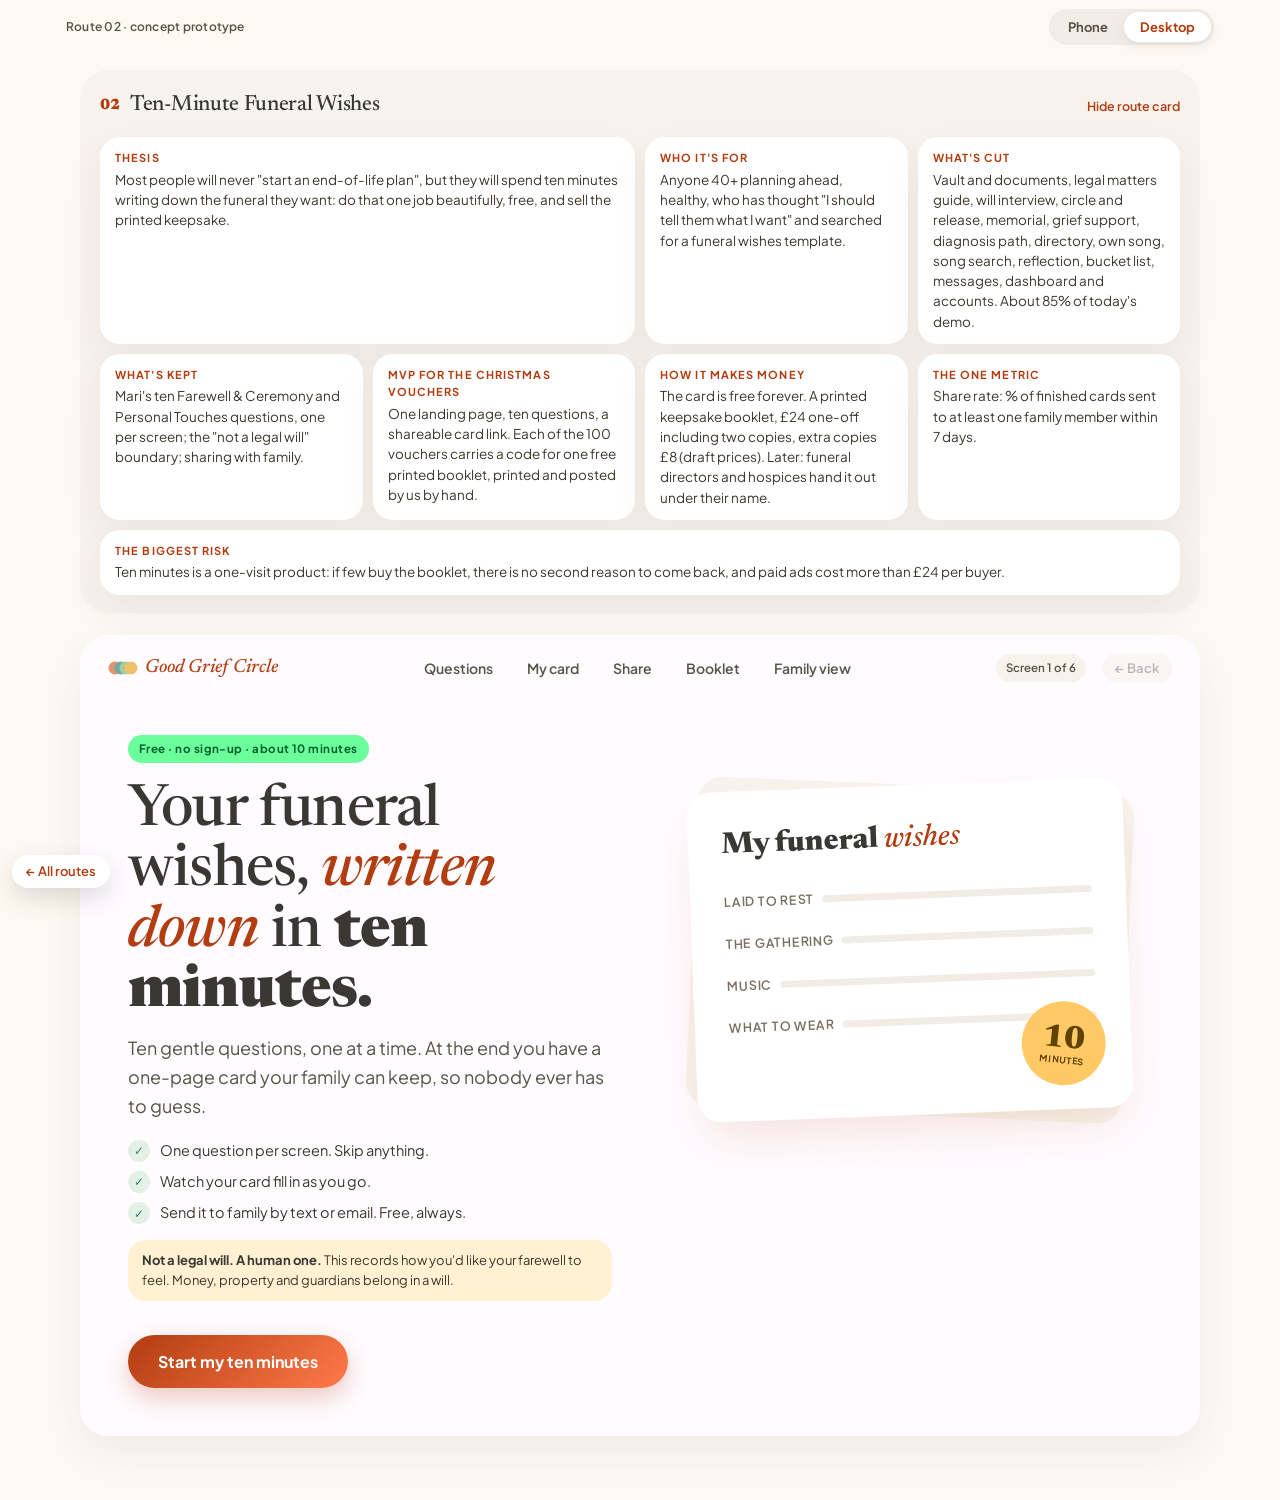
<file: routes/02-ten-minute-wishes.html>
<!doctype html>
<html lang="en-GB">
<head>
<meta charset="utf-8">
<meta name="robots" content="noindex">
<link rel="manifest" href="manifest.webmanifest">
<link rel="apple-touch-icon" href="apple-touch-icon.png">
<meta name="theme-color" content="#FFFBFF">
<meta name="apple-mobile-web-app-capable" content="yes">
<meta name="apple-mobile-web-app-title" content="GGC Routes">
<meta name="viewport" content="width=device-width, initial-scale=1, viewport-fit=cover">
<title>Ten-Minute Funeral Wishes</title>
<script>(function(){var d=document.documentElement,w=window.innerWidth||1024,f=true;try{f=window.self!==window.top}catch(e){f=true}if(f)d.classList.add('framed');d.classList.add(w>=900?'view-desktop':'view-phone')})()</script>
<link rel="preconnect" href="https://fonts.googleapis.com">
<link rel="preconnect" href="https://fonts.gstatic.com" crossorigin>
<link href="https://fonts.googleapis.com/css2?family=Newsreader:ital,opsz,wght@0,6..72,500;0,6..72,800;1,6..72,500&family=Plus+Jakarta+Sans:wght@400;500;600;700&display=swap" rel="stylesheet">
<style>
:root{
  --page:#FDF9F2; --surface:#FFFBFF; --nest:#F7F3EC; --card:#FFFFFF; --field:#F1EDE6;
  --ink:#393834; --text:#3E362C; --muted:#5C5247; --soft:#7A6E5E; --faint:#A0937F;
  --accent:#F26B3C; --deep:#B23D10; --glow:#FF794A;
  --grad:linear-gradient(135deg,#B23D10 0%,#FF794A 100%);
  --sun:#FFC965; --onSun:#5F4200; --mint:#6DFE9C; --onMint:#005F2E; --green:#2F8B62;
  --tA:#FCE7DD; --tG:#E2F0E6; --tY:#FFF1D2;
  --lift:0 18px 40px rgba(57,56,52,.06); --glowShadow:0 24px 48px -12px rgba(178,61,16,.14);
  --btnShadow:0 10px 24px rgba(178,61,16,.26);
  --serif:'Newsreader',Georgia,serif; --sans:'Plus Jakarta Sans',-apple-system,system-ui,sans-serif;
}
*{box-sizing:border-box}
html,body{margin:0;padding:0}
body{background:#FDF9F2;color:var(--text);font-family:var(--sans);font-size:15px;line-height:1.6;-webkit-font-smoothing:antialiased;overflow-x:hidden}
button{font-family:inherit;cursor:pointer}
.wrap{max-width:900px;margin:0 auto;padding:20px 16px 48px}

/* route card */
.route{background:var(--nest);border-radius:28px;padding:18px 20px;margin-bottom:22px}
.route summary{list-style:none;cursor:pointer;display:flex;align-items:center;gap:10px;flex-wrap:wrap}
.route summary::-webkit-details-marker{display:none}
.route .num{font-family:var(--serif);font-weight:800;font-size:15px;color:var(--deep)}
.route h1{font-family:var(--serif);font-weight:500;font-size:22px;letter-spacing:-.3px;margin:0;color:var(--ink)}
.route .toggle{margin-left:auto;font-size:12.5px;font-weight:600;color:var(--deep)}
.route[open] .toggle .show{display:none} .route:not([open]) .toggle .hide{display:none}
.fields{display:grid;grid-template-columns:1fr 1fr;gap:10px;margin-top:14px}
.field{background:var(--card);border-radius:20px;padding:12px 15px;box-shadow:var(--lift)}
.field b{display:block;font-size:11px;letter-spacing:.1em;text-transform:uppercase;color:var(--deep);font-weight:700;margin-bottom:3px}
.field p{margin:0;font-size:13.5px;line-height:1.5;color:var(--text)}
.field.wide{grid-column:1/-1}
@media (max-width:640px){.fields{grid-template-columns:1fr}}

/* phone */
.phone{max-width:420px;margin:0 auto;background:var(--surface);border-radius:34px;box-shadow:0 30px 70px rgba(57,56,52,.12);overflow:hidden;min-height:760px;display:flex;flex-direction:column;position:relative}
@media (max-width:460px){.phone{border-radius:0;box-shadow:none;margin:0 -16px;min-height:100vh}}
.bar{display:flex;align-items:center;gap:10px;padding:16px 18px 10px;background:var(--surface)}
.back{border:0;background:var(--field);color:var(--ink);border-radius:999px;padding:7px 13px;font-size:13px;font-weight:600}
.back[disabled]{opacity:.35;cursor:default}
.logo{display:flex;align-items:center;gap:7px;font-family:var(--serif);font-style:italic;font-weight:500;color:#B23D10;font-size:16px}
.step{margin-left:auto;font-size:11.5px;font-weight:600;color:var(--muted);background:var(--nest);border-radius:999px;padding:5px 10px;white-space:nowrap}
.screen{display:none;flex:1;flex-direction:column;padding:6px 22px 26px}
.screen.on{display:flex}

.chip{display:inline-block;background:var(--mint);color:var(--onMint);font-size:11.5px;font-weight:700;letter-spacing:.04em;border-radius:999px;padding:5px 11px}
.eyebrow{font-size:12px;font-weight:600;letter-spacing:.1em;text-transform:uppercase;color:var(--deep)}
h2.big{font-family:var(--serif);font-weight:500;font-size:38px;line-height:1.04;letter-spacing:-.8px;color:var(--ink);margin:14px 0 12px}
h2.big em{font-style:italic;color:var(--deep)} h2.big strong{font-weight:800}
h2.q{font-family:var(--serif);font-weight:500;font-size:27px;line-height:1.12;letter-spacing:-.4px;color:var(--ink);margin:8px 0 6px}
.helper{color:var(--muted);font-size:14.5px;margin:0 0 16px}
.lead{color:var(--muted);font-size:16px;margin:0 0 18px}
.btn{border:0;border-radius:999px;padding:16px 22px;font-size:16px;font-weight:700;width:100%}
.btn.main{background:var(--grad);color:#fff;box-shadow:var(--btnShadow)}
.btn.quiet{background:transparent;color:var(--muted);font-weight:600;padding:12px}
.btn.sun{background:var(--sun);color:var(--onSun)}
.foot{margin-top:auto;padding-top:16px;display:flex;flex-direction:column;gap:4px}
.note{background:var(--tY);border-radius:18px;padding:11px 14px;font-size:13px;color:var(--text);line-height:1.5}
.note b{color:var(--ink)}
.preview{background:var(--nest);border-radius:14px;padding:9px 12px;font-size:12.5px;color:var(--muted);margin-top:10px}
.small{font-size:12.5px;color:var(--soft)}

/* landing */
.paper{position:relative;margin:6px 6px 20px;height:190px}
.paper .sheet{position:absolute;inset:0;background:var(--card);border-radius:24px;box-shadow:var(--glowShadow);padding:18px 20px;transform:rotate(-2.2deg)}
.paper .sheet.b{transform:rotate(2.5deg);background:var(--nest);box-shadow:none}
.sheet .t{font-family:var(--serif);font-weight:800;font-size:19px;color:var(--ink)}
.sheet .t em{font-weight:500;color:var(--deep)}
.sheet .ln{display:flex;gap:8px;align-items:center;margin-top:11px;font-size:11px;color:var(--soft);font-weight:600;letter-spacing:.06em;text-transform:uppercase}
.sheet .ln i{flex:1;height:7px;border-radius:9px;background:var(--field)}
.sheet .stamp{position:absolute;right:16px;bottom:14px;width:58px;height:58px;border-radius:50%;background:var(--sun);color:var(--onSun);display:flex;flex-direction:column;align-items:center;justify-content:center;font-family:var(--serif);font-weight:800;font-size:22px;line-height:1;transform:rotate(8deg)}
.sheet .stamp small{font-family:var(--sans);font-size:9px;font-weight:700;letter-spacing:.08em}
.ticks{list-style:none;padding:0;margin:0 0 16px;display:flex;flex-direction:column;gap:8px}
.ticks li{display:flex;gap:10px;align-items:flex-start;font-size:14.5px;color:var(--text)}
.ticks li span{flex:none;width:22px;height:22px;border-radius:50%;background:var(--tG);color:var(--green);display:flex;align-items:center;justify-content:center;font-size:12px;font-weight:700;margin-top:1px}

/* the filling card + timer (signature) */
.fill{background:var(--card);border-radius:24px;box-shadow:var(--lift);padding:12px 13px 13px;margin-bottom:16px}
.fillhead{display:flex;align-items:center;gap:10px;margin-bottom:9px}
.fillhead .ttl{font-family:var(--serif);font-weight:800;font-size:15px;color:var(--ink);line-height:1.1}
.fillhead .ttl em{font-weight:500;color:var(--deep)}
.fillhead .left{font-size:11.5px;color:var(--muted);font-weight:600}
.ring{margin-left:auto;flex:none}
.tiles{display:grid;grid-template-columns:minmax(0,1fr) minmax(0,1fr);gap:5px}
.tile{border-radius:12px;padding:6px 9px;background:var(--nest);min-height:40px;transition:background .35s}
.tile .k{font-size:9.5px;letter-spacing:.08em;text-transform:uppercase;font-weight:700;color:var(--faint)}
.tile .v{font-family:var(--serif);font-style:italic;font-size:13px;color:var(--ink);white-space:nowrap;overflow:hidden;text-overflow:ellipsis;line-height:1.3}
.tile .v.empty{height:6px;border-radius:9px;background:var(--field);margin-top:5px;width:70%}
.tile.done{background:var(--tG)} .tile.done .k{color:var(--green)}
.tile.now{background:var(--sun)} .tile.now .k{color:var(--onSun)}
.tile.pop{animation:pop .5s ease}
@keyframes pop{0%{transform:scale(.96)}60%{transform:scale(1.03)}100%{transform:scale(1)}}

.opts{display:flex;flex-direction:column;gap:8px}
.opt{text-align:left;border:0;background:var(--card);box-shadow:var(--lift);border-radius:18px;padding:13px 16px;color:var(--ink)}
.opt b{display:block;font-size:15px;font-weight:600}
.opt span{font-size:13px;color:var(--muted)}
.opt.on{background:var(--sun)} .opt.on span{color:var(--onSun)}
.pills{display:flex;flex-wrap:wrap;gap:8px}
.pill{border:0;background:var(--card);box-shadow:var(--lift);border-radius:999px;padding:10px 15px;font-size:14px;font-weight:600;color:var(--ink)}
.pill.on{background:var(--sun);color:var(--onSun)}
.inp{width:100%;border:0;border-bottom:2px solid rgba(178,61,16,.25);background:var(--field);border-radius:12px 12px 4px 4px;padding:13px 14px;font-family:var(--sans);font-size:15.5px;color:var(--ink);line-height:1.55;resize:none;outline:none}
.inp:focus{background:#fff;border-bottom-color:var(--accent)}
.qnav{display:flex;gap:8px}
.qnav .btn{flex:1}

/* the finished card */
.wcard{background:var(--card);border-radius:28px;box-shadow:var(--glowShadow);padding:22px 22px 18px;position:relative;overflow:hidden}
.wcard:before{content:"";position:absolute;top:-40px;right:-40px;width:140px;height:140px;border-radius:50%;background:radial-gradient(circle,rgba(255,201,101,.45),rgba(255,201,101,0) 70%)}
.wcard .who{font-size:11.5px;letter-spacing:.1em;text-transform:uppercase;font-weight:700;color:var(--deep)}
.wcard h3{font-family:var(--serif);font-weight:800;font-size:31px;line-height:1.02;letter-spacing:-.6px;color:var(--ink);margin:6px 0 14px}
.wcard h3 em{font-weight:500;color:var(--deep)}
.wsec{background:var(--nest);border-radius:20px;padding:12px 14px;margin-bottom:8px}
.wsec .h{font-size:10.5px;letter-spacing:.1em;text-transform:uppercase;font-weight:700;color:var(--soft);margin-bottom:4px}
.row{display:flex;gap:10px;padding:4px 0;font-size:13.5px}
.row .l{flex:none;width:92px;color:var(--muted);font-size:12.5px;padding-top:1px}
.row .a{flex:1;font-family:var(--serif);font-size:15.5px;color:var(--ink);line-height:1.35}
.row .a.skip{font-family:var(--sans);font-size:12.5px;color:var(--faint);font-style:italic}
.quote{font-family:var(--serif);font-style:italic;font-size:17px;line-height:1.4;color:var(--ink);padding:4px 2px}
.wfoot{display:flex;justify-content:space-between;align-items:flex-end;gap:10px;margin-top:10px;font-size:11.5px;color:var(--soft)}
.legal{background:var(--tA);border-radius:16px;padding:10px 13px;font-size:12.5px;color:var(--text);margin-top:10px;line-height:1.5}
.legal b{color:var(--deep)}
.done-chip{display:inline-flex;gap:6px;align-items:center}

/* share */
.people{display:flex;flex-direction:column;gap:8px;margin-bottom:14px}
.person{display:flex;align-items:center;gap:12px;border:0;background:var(--card);box-shadow:var(--lift);border-radius:18px;padding:11px 14px;text-align:left;width:100%}
.av{width:38px;height:38px;border-radius:50%;display:flex;align-items:center;justify-content:center;font-weight:700;color:var(--deep);background:var(--tA);flex:none}
.person .nm{font-weight:700;color:var(--ink);font-size:15px} .person .rl{font-size:12.5px;color:var(--muted)}
.check{margin-left:auto;width:26px;height:26px;border-radius:50%;background:var(--field);display:flex;align-items:center;justify-content:center;color:transparent;font-weight:800;font-size:13px}
.person.on .check{background:var(--green);color:#fff}
.via{display:flex;gap:8px;flex-wrap:wrap;margin:6px 0 14px}

/* booklet (radiant panel) */
.radiant{background:var(--grad);border-radius:28px;padding:22px 20px 20px;color:#fff;box-shadow:var(--btnShadow);margin:4px 0 16px;position:relative;overflow:hidden}
.radiant .price{font-family:var(--serif);font-weight:800;font-size:40px;line-height:1}
.radiant .price small{font-family:var(--sans);font-size:13px;font-weight:600;opacity:.9}
.book{display:flex;gap:14px;align-items:center;margin-bottom:16px}
.cover{flex:none;width:96px;height:132px;border-radius:6px 14px 14px 6px;background:#FDF9F2;box-shadow:-6px 0 0 #F1EDE6 inset,0 12px 26px rgba(0,0,0,.25);padding:12px 10px;color:var(--ink);display:flex;flex-direction:column;transform:rotate(-4deg)}
.cover .ct{font-family:var(--serif);font-weight:800;font-size:13px;line-height:1.05}
.cover .ct em{font-weight:500;color:var(--deep);display:block}
.cover .cn{margin-top:auto;font-family:var(--serif);font-style:italic;font-size:10px;color:var(--deep)}
.spec{list-style:none;margin:0;padding:0;font-size:13.5px;line-height:1.5}
.spec li{padding:2px 0} .spec li:before{content:"·  ";font-weight:800}
.voucher{display:flex;gap:8px;margin:2px 0 10px}
.voucher .inp{flex:1;text-transform:uppercase;letter-spacing:.08em}
.voucher button{border:0;border-radius:999px;padding:0 16px;background:var(--ink);color:#fff;font-weight:700;font-size:14px}
.ok{background:var(--tG);color:var(--green);border-radius:14px;padding:9px 12px;font-size:13px;font-weight:600;display:none}

/* family view */
.msg{background:var(--nest);border-radius:20px 20px 20px 6px;padding:12px 14px;font-size:14px;color:var(--text);margin-bottom:12px}
.msg .from{font-size:11.5px;font-weight:700;color:var(--muted);margin-bottom:3px}
.loop{background:var(--nest);border-radius:22px;padding:14px 16px;margin-top:14px}
.loop b{font-family:var(--serif);font-weight:500;font-size:18px;color:var(--ink);display:block;margin-bottom:2px}
.crisis{font-size:12px;color:var(--soft);text-align:center;margin-top:12px}

.toast{position:absolute;left:50%;bottom:22px;transform:translateX(-50%) translateY(20px);opacity:0;background:var(--ink);color:#fff;font-size:13px;font-weight:600;border-radius:999px;padding:10px 16px;transition:all .3s;pointer-events:none;width:max-content;max-width:88%;text-align:center}
.toast.show{opacity:1;transform:translateX(-50%) translateY(0)}

/* ===== view switch bar ===== */
.viewbar{position:sticky;top:0;z-index:50;background:rgba(253,249,242,.94);-webkit-backdrop-filter:blur(8px);backdrop-filter:blur(8px)}
.vb-in{max-width:1180px;margin:0 auto;padding:9px 16px;display:flex;align-items:center;gap:12px}
.vb-l{font-size:12px;font-weight:600;color:var(--muted);letter-spacing:.02em}
.seg{margin-left:auto;display:inline-flex;background:var(--field);border-radius:999px;padding:3px}
.seg button{border:0;background:transparent;border-radius:999px;padding:7px 16px;font-size:13px;font-weight:700;color:var(--muted)}
html.view-phone .seg [data-view=phone],html.view-desktop .seg [data-view=desktop]{background:var(--card);color:var(--deep);box-shadow:0 4px 12px rgba(57,56,52,.08)}
@media (max-width:599px){.viewbar{display:none}}
.phone{scroll-margin-top:64px}

/* wrappers vanish in phone view: children stay direct flex items of .screen */
.cA,.cB,.cC{display:contents}
.dnav,.fillnote{display:none}

/* ===== desktop view ===== */
html.view-desktop .wrap{max-width:1180px;padding:16px 30px 64px}
html.view-desktop .fields{grid-template-columns:repeat(4,minmax(0,1fr))}
html.view-desktop .field.wide:first-child{grid-column:span 2}
html.view-desktop .field.wide:last-child{grid-column:1/-1}
html.view-desktop .phone{max-width:1120px;border-radius:28px;min-height:0;box-shadow:var(--lift)}
html.view-desktop .bar{padding:16px 28px;gap:16px;background:var(--surface)}
html.view-desktop .logo{order:0;font-size:19px}
html.view-desktop .dnav{order:1;display:flex;gap:4px;margin:0 auto}
html.view-desktop .dnav button{border:0;background:transparent;border-radius:999px;padding:8px 15px;font-size:14px;font-weight:600;color:var(--muted)}
html.view-desktop .dnav button:hover{background:var(--nest)}
html.view-desktop .dnav button.on{background:var(--tA);color:var(--deep)}
html.view-desktop .step{order:2;margin-left:0}
html.view-desktop .back{order:3}
html.view-desktop .screen{padding:34px 48px 48px;background:var(--surface)}
html.view-desktop .screen.on{display:grid;grid-template-columns:minmax(0,1fr) minmax(0,1fr);grid-template-rows:auto 1fr;grid-template-areas:"a b" "c b";column-gap:56px;align-items:start}
html.view-desktop .cA,html.view-desktop .cB,html.view-desktop .cC{display:flex;flex-direction:column;min-width:0}
html.view-desktop .cA{grid-area:a} html.view-desktop .cB{grid-area:b} html.view-desktop .cC{grid-area:c}
html.view-desktop .foot{margin-top:18px;flex-direction:row;align-items:center;gap:10px;flex-wrap:wrap}
html.view-desktop .foot .btn{width:auto;padding:16px 30px}
html.view-desktop h2.big{font-size:58px;margin-top:18px}
html.view-desktop h2.q{font-size:38px}
html.view-desktop .lead{font-size:18px}
/* 1 landing: paper sheet as the hero on the right */
html.view-desktop [data-s="1"] .cB{padding-top:40px}
html.view-desktop .paper{height:330px;margin:10px 24px}
html.view-desktop .sheet{padding:30px 34px}
html.view-desktop .sheet .t{font-size:30px}
html.view-desktop .sheet .ln{margin-top:22px;font-size:12.5px}
html.view-desktop .sheet .stamp{width:84px;height:84px;font-size:32px;right:26px;bottom:24px}
/* 2 questions: question left, the card filling in live on the right */
html.view-desktop [data-s="2"].on{grid-template-areas:"a b" "a b";grid-template-columns:minmax(0,1fr) minmax(0,1.05fr)}
html.view-desktop [data-s="2"] .cA{padding-top:20px}
html.view-desktop [data-s="2"] .cB{position:sticky;top:76px}
html.view-desktop .fill{padding:24px 24px 20px;border-radius:28px;box-shadow:var(--glowShadow);margin:0}
html.view-desktop .fillhead{margin-bottom:16px}
html.view-desktop .fillhead .ttl{font-size:26px}
html.view-desktop .fillhead .left{font-size:13px}
html.view-desktop .ring{width:64px;height:64px}
html.view-desktop .tiles{gap:8px}
html.view-desktop .tile{padding:10px 13px;min-height:68px;border-radius:16px}
html.view-desktop .tile .k{font-size:10.5px}
html.view-desktop .tile .v{font-size:15.5px;white-space:normal;display:-webkit-box;-webkit-line-clamp:2;-webkit-box-orient:vertical}
html.view-desktop .tile .v.empty{display:block;height:8px;margin-top:9px}
html.view-desktop .fillnote{display:block;margin-top:12px;font-size:12px;color:var(--soft)}
html.view-desktop .opts{display:grid;grid-template-columns:1fr 1fr;gap:10px}
html.view-desktop .opt{padding:16px 18px}
html.view-desktop .pill{padding:11px 17px;font-size:14.5px}
/* 3 card: big card on the right */
html.view-desktop [data-s="3"].on,html.view-desktop [data-s="6"].on{grid-template-columns:minmax(0,.8fr) minmax(0,1.2fr)}
html.view-desktop [data-s="3"] .cA,html.view-desktop [data-s="5"] .cA,html.view-desktop [data-s="6"] .cA{padding-top:12px}
html.view-desktop .wcard{padding:30px 32px 24px}
html.view-desktop .wcard h3{font-size:40px}
html.view-desktop .row .l{width:120px}
/* 4 share: people left, note + send right */
html.view-desktop [data-s="4"].on{grid-template-areas:"a b" "a b"}
html.view-desktop [data-s="4"] .cB{background:var(--nest);border-radius:28px;padding:22px 24px;margin-top:20px}
html.view-desktop [data-s="4"] .cB .inp{background:var(--card)}
/* 5 booklet: offer panel right */
html.view-desktop [data-s="5"] .radiant{padding:30px 30px 26px;margin-top:12px}
html.view-desktop .cover{width:130px;height:178px;padding:16px 14px}
html.view-desktop .cover .ct{font-size:17px}
html.view-desktop .radiant .price{font-size:52px}
html.view-desktop .voucher{max-width:440px}
html.view-desktop .voucher button{padding:0 22px}
/* 6 family: the message left, Mum's card right */
html.view-desktop [data-s="6"] .msg{font-size:15px;padding:16px 18px;max-width:440px}
html.view-desktop .crisis{text-align:left}
html.view-desktop .toast{position:fixed;bottom:28px}
/* inside the viewer's iframe: product only */
html.framed .route,html.framed .viewbar{display:none}
html.framed .phone{scroll-margin-top:0}
html.framed.view-phone .wrap{max-width:none;padding:0}
html.framed.view-phone .phone{max-width:none;margin:0;border-radius:0;box-shadow:none;min-height:100vh}
html.framed.view-desktop .wrap{padding-top:24px}
/* desktop chosen on a mid-size window: stack */
@media (max-width:880px){
  html.view-desktop .screen.on,html.view-desktop [data-s].on{grid-template-columns:minmax(0,1fr);grid-template-areas:"a" "b" "c";grid-template-rows:auto}
  html.view-desktop [data-s="2"] .cB{position:static;margin-bottom:20px}
  html.view-desktop [data-s="2"].on{grid-template-areas:"b" "a"}
  html.view-desktop [data-s="4"].on{grid-template-areas:"a" "b"}
  html.view-desktop .screen{padding:26px 26px 36px}
  html.view-desktop .dnav{display:none}
  html.view-desktop .fields{grid-template-columns:1fr 1fr}
}
</style>
</head>
<body>
<div class="viewbar" id="viewbar">
  <div class="vb-in">
    <span class="vb-l">Route 02 &middot; concept prototype</span>
    <div class="seg" role="group" aria-label="Show layout">
      <button type="button" data-view="phone" onclick="setView('phone',true)">Phone</button><button type="button" data-view="desktop" onclick="setView('desktop',true)">Desktop</button>
    </div>
  </div>
</div>
<div class="wrap">

<details class="route" id="route" open>
  <summary><span class="num">02</span><h1>Ten-Minute Funeral Wishes</h1><span class="toggle"><span class="hide">Hide route card</span><span class="show">Show route card</span></span></summary>
  <div class="fields">
    <div class="field wide"><b>Thesis</b><p>Most people will never "start an end-of-life plan", but they will spend ten minutes writing down the funeral they want: do that one job beautifully, free, and sell the printed keepsake.</p></div>
    <div class="field"><b>Who it's for</b><p>Anyone 40+ planning ahead, healthy, who has thought "I should tell them what I want" and searched for a funeral wishes template.</p></div>
    <div class="field"><b>What's cut</b><p>Vault and documents, legal matters guide, will interview, circle and release, memorial, grief support, diagnosis path, directory, own song, song search, reflection, bucket list, messages, dashboard and accounts. About 85% of today's demo.</p></div>
    <div class="field"><b>What's kept</b><p>Mari's ten Farewell &amp; Ceremony and Personal Touches questions, one per screen; the "not a legal will" boundary; sharing with family.</p></div>
    <div class="field"><b>MVP for the Christmas vouchers</b><p>One landing page, ten questions, a shareable card link. Each of the 100 vouchers carries a code for one free printed booklet, printed and posted by us by hand.</p></div>
    <div class="field"><b>How it makes money</b><p>The card is free forever. A printed keepsake booklet, £24 one-off including two copies, extra copies £8 (draft prices). Later: funeral directors and hospices hand it out under their name.</p></div>
    <div class="field"><b>The one metric</b><p>Share rate: % of finished cards sent to at least one family member within 7 days.</p></div>
    <div class="field wide"><b>The biggest risk</b><p>Ten minutes is a one-visit product: if few buy the booklet, there is no second reason to come back, and paid ads cost more than £24 per buyer.</p></div>
  </div>
</details>

<div class="phone" id="phone">
  <div class="bar">
    <button class="back" id="back" onclick="goBack()">&larr; Back</button>
    <div class="logo" aria-label="Good Grief Circle">
      <svg width="30" height="22" viewBox="0 0 30 22" aria-hidden="true"><g opacity=".82"><circle cx="7" cy="11" r="6.5" fill="#e07a4d"/><circle cx="13" cy="11" r="6.5" fill="#4a9e90"/><circle cx="18" cy="11" r="6.5" fill="#9cbf86"/><circle cx="23" cy="11" r="6.5" fill="#eab64a"/></g></svg>
      <span class="wm">Good Grief Circle</span>
    </div>
    <nav class="dnav" aria-label="Sections">
      <button type="button" data-go="2" onclick="go(2)">Questions</button><button type="button" data-go="3" onclick="go(3)">My card</button><button type="button" data-go="4" onclick="go(4)">Share</button><button type="button" data-go="5" onclick="go(5)">Booklet</button><button type="button" data-go="6" onclick="go(6)">Family view</button>
    </nav>
    <span class="step" id="step">Screen 1 of 6</span>
  </div>

  <!-- 1 · LANDING -->
  <section class="screen on" data-s="1">
    <div class="cA">
    <span class="chip" style="align-self:flex-start">Free · no sign-up · about 10 minutes</span>
    <h2 class="big">Your funeral wishes, <em>written down</em> in <strong>ten minutes.</strong></h2>
    <p class="lead">Ten gentle questions, one at a time. At the end you have a one-page card your family can keep, so nobody ever has to guess.</p>
    </div>
    <div class="cB">
    <div class="paper" aria-hidden="true">
      <div class="sheet b"></div>
      <div class="sheet">
        <div class="t">My funeral <em>wishes</em></div>
        <div class="ln">Laid to rest <i></i></div>
        <div class="ln">The gathering <i></i></div>
        <div class="ln">Music <i></i></div>
        <div class="ln">What to wear <i></i></div>
        <div class="stamp">10<small>MINUTES</small></div>
      </div>
    </div>
    </div>
    <div class="cC">
    <ul class="ticks">
      <li><span>&#10003;</span>One question per screen. Skip anything.</li>
      <li><span>&#10003;</span>Watch your card fill in as you go.</li>
      <li><span>&#10003;</span>Send it to family by text or email. Free, always.</li>
    </ul>
    <div class="note"><b>Not a legal will. A human one.</b> This records how you'd like your farewell to feel. Money, property and guardians belong in a will.</div>
    <div class="foot">
      <button class="btn main" onclick="go(2)">Start my ten minutes</button>
    </div>
    </div>
  </section>

  <!-- 2 · QUESTIONS (one per screen, card fills in) -->
  <section class="screen" data-s="2">
    <div class="cB">
    <div class="fill" aria-label="Your card so far">
      <div class="fillhead">
        <div>
          <div class="ttl">My funeral <em>wishes</em></div>
          <div class="left" id="left">About 10 minutes left</div>
        </div>
        <svg class="ring" width="46" height="46" viewBox="0 0 46 46" aria-hidden="true">
          <circle cx="23" cy="23" r="19" fill="none" stroke="#F1EDE6" stroke-width="5"/>
          <circle id="arc" cx="23" cy="23" r="19" fill="none" stroke="url(#g)" stroke-width="5" stroke-linecap="round" stroke-dasharray="119.4" stroke-dashoffset="119.4" transform="rotate(-90 23 23)" style="transition:stroke-dashoffset .5s"/>
          <defs><linearGradient id="g" x1="0" x2="1" y1="0" y2="1"><stop offset="0" stop-color="#B23D10"/><stop offset="1" stop-color="#FF794A"/></linearGradient></defs>
          <text id="ringtxt" x="23" y="27" text-anchor="middle" font-family="Newsreader,serif" font-weight="800" font-size="13" fill="#393834">0/10</text>
        </svg>
      </div>
      <div class="tiles" id="tiles"></div>
      <div class="fillnote">Not a legal will. Your card fills in as you answer.</div>
    </div>
    </div>
    <div class="cA">
    <div class="eyebrow" id="qeye">Farewell &amp; Ceremony · 1 of 10</div>
    <h2 class="q" id="qprompt"></h2>
    <p class="helper" id="qhelper"></p>
    <div id="qbody"></div>
    <div class="foot">
      <button class="btn main" id="qnext" onclick="nextQ()">Next</button>
      <button class="btn quiet" id="qskip" onclick="skipQ()">Skip for now</button>
    </div>
    </div>
  </section>

  <!-- 3 · THE CARD -->
  <section class="screen" data-s="3">
    <div class="cA">
    <span class="chip" style="align-self:flex-start">Done in 8 minutes 40</span>
    <h2 class="q" style="font-size:30px;margin:12px 0 4px">That's it, Carol. <em style="color:var(--deep)">It's written down.</em></h2>
    <p class="helper">Here is your card. You can change any answer, whenever you like.</p>
    </div>
    <div class="cB"><div id="fullcard"></div></div>
    <div class="cC">
    <div class="foot">
      <button class="btn main" onclick="go(4)">Send it to my family</button>
      <button class="btn quiet" onclick="editFrom(0)">Change an answer</button>
    </div>
    </div>
  </section>

  <!-- 4 · SHARE -->
  <section class="screen" data-s="4">
    <div class="cA">
    <div class="eyebrow">Free · private until you send it</div>
    <h2 class="q">Who should <em style="color:var(--deep)">have a copy?</em></h2>
    <p class="helper">They get a link to your card. Nobody can change it but you.</p>
    <div class="people" id="people"></div>
    </div>
    <div class="cB">
    <div class="small" style="font-weight:600;color:var(--muted)">A note with it</div>
    <textarea class="inp" rows="4" id="covernote" style="margin-top:6px">I've written down what I'd like, so you never have to guess. No need to talk about it today. Just keep it somewhere safe. Love, Mum x</textarea>
    <div class="via" role="group" aria-label="Send by">
      <button class="pill on" onclick="via(this)">Text</button><button class="pill" onclick="via(this)">WhatsApp</button><button class="pill" onclick="via(this)">Email</button>
    </div>
    <div class="legal"><b>Your card sits beside a will, not instead of it.</b> Tell whoever holds your will that this card exists. No will yet? Several charities fund free simple wills.</div>
    <div class="foot">
      <button class="btn main" onclick="sendCard()">Send to 2 people</button>
    </div>
    </div>
  </section>

  <!-- 5 · BOOKLET (the paid thing) -->
  <section class="screen" data-s="5">
    <div class="cA">
    <span class="chip" style="align-self:flex-start;background:var(--tG);color:var(--green)">&#10003; Sent to Hannah and Liam</span>
    <h2 class="q" style="margin-top:12px">Keep it in the drawer, <em style="color:var(--deep)">not just on a phone.</em></h2>
    <p class="helper">Phones get replaced. A printed copy sits with the will and the birth certificates, where people look first.</p>
    </div>
    <div class="cB">
    <div class="radiant">
      <div class="book">
        <div class="cover"><div class="ct">My funeral<em>wishes</em></div><div class="cn">Carol Whitfield</div></div>
        <div>
          <div class="price">£24 <small>one-off</small></div>
          <ul class="spec" style="margin-top:8px">
            <li>A5 keepsake booklet, 16 pages</li>
            <li>Your answers, set in type</li>
            <li>Blank pages for anything in your own hand</li>
            <li>Two copies posted, extra copies £8</li>
          </ul>
        </div>
      </div>
      <div style="font-size:12.5px;opacity:.92">Printed and posted within 7 days in the UK. Change your answers later and order a fresh one.</div>
    </div>
    </div>
    <div class="cC">
    <div class="small" style="font-weight:600;color:var(--muted);margin-bottom:6px">Got a Christmas card with a code?</div>
    <div class="voucher"><input class="inp" id="code" value="GGC-XMAS-0417" aria-label="Voucher code"><button onclick="redeem()">Use it</button></div>
    <div class="ok" id="ok">&#10003; Code accepted: your booklet is free. Just add the address.</div>
    <div class="preview">Preview: prices are a draft and nothing is charged. Payment will be by card through Stripe.</div>
    <div class="foot">
      <button class="btn main" id="buy" onclick="buy()">Order my booklet · £24</button>
      <button class="btn quiet" onclick="go(6)">Not now, the card is enough</button>
    </div>
    </div>
  </section>

  <!-- 6 · WHAT HANNAH SEES -->
  <section class="screen" data-s="6">
    <div class="cA">
    <div class="eyebrow">What Hannah sees on her phone</div>
    <div class="msg" style="margin-top:10px"><div class="from">Mum · Text message</div>I've written down what I'd like, so you never have to guess. No need to talk about it today. Just keep it somewhere safe. Love, Mum x<br><span style="color:var(--deep);font-weight:600">goodgriefcircle.com/c/carol-w</span></div>
    </div>
    <div class="cB"><div id="familycard"></div></div>
    <div class="cC">
    <div class="foot" style="padding-top:14px">
      <button class="btn sun" onclick="toast('Preview: saved to Hannah\'s phone.')">Keep Mum's card on my phone</button>
    </div>
    <div class="loop"><b>Write your own, in ten minutes.</b><span class="small" style="color:var(--muted)">The same ten questions. Free, no sign-up.</span><br><button class="btn quiet" style="padding:8px 0;text-align:left;color:var(--deep)" onclick="restart()">Start mine &rarr;</button></div>
    <div class="crisis">If this brings up something hard, Samaritans are there any time: 116 123.</div>
    </div>
  </section>

  <div class="toast" id="toast" role="status" aria-live="polite"></div>
</div>
</div>

<script>
// Mari's Farewell & Ceremony + Personal Touches questions, word for word (app/src/mariContent.js)
var Q = [
  {id:'rest',sec:'Farewell & Ceremony',k:'Laid to rest',type:'single',prompt:'When the time comes, how would you like to be laid to rest?',helper:'There is no wrong answer here — only what feels right to you. You can change this whenever you like.',options:[['burial','Burial','A traditional resting place'],['cremation','Cremation','Ashes to keep, scatter or plant'],['natural','Natural burial','Returning gently to the earth'],['unsure',"I'm not sure yet","That's completely okay"]]},
  {id:'gathering',sec:'Farewell & Ceremony',k:'The gathering',type:'single',prompt:'What kind of gathering would you like?',helper:'Think about the feeling in the room more than the format.',options:[['celebration','A celebration of life','Joyful, full of stories'],['traditional','A traditional service','Familiar and grounding'],['small','Small & private','Just the closest few'],['none','No formal event','Remember me your own way']]},
  {id:'atmosphere',sec:'Farewell & Ceremony',k:'The feeling',type:'multi',prompt:'What should the day feel like?',helper:'Choose anything that feels like you — pick as many as you wish.',options:[['music','Music & singing'],['flowers','Flowers'],['candles','Candlelight'],['photos','Photos & memories'],['food','Food & drink'],['stories','Shared stories'],['readings','Readings & poems'],['outdoors','Open air & nature']]},
  {id:'music',sec:'Farewell & Ceremony',k:'Music',type:'longtext',prompt:'Are there songs that should be playing?',helper:'A song that makes people smile, or one that always meant something to you. List as many as you like.'},
  {id:'speakers',sec:'Farewell & Ceremony',k:'Who speaks',type:'text',prompt:"Is there anyone you'd like to speak?",helper:'You can name people, or simply describe who. Entirely up to you.'},
  {id:'words',sec:'Farewell & Ceremony',k:'A few words',type:'longtext',prompt:'A few words for the people who will gather',helper:"Not everyone writes this — but if there's something you'd want said, this is a gentle place to leave it."},
  {id:'wear',sec:'Personal Touches',k:'What to wear',type:'text',prompt:"Is there something you'd like to wear?",helper:'A favourite outfit, a colour, jewellery — or nothing in particular.'},
  {id:'withyou',sec:'Personal Touches',k:'Kept with you',type:'text',prompt:"Anything you'd like kept with you?",helper:'A letter, a photo, a small object that mattered.'},
  {id:'look',sec:'Personal Touches',k:'Look & feel',type:'multi',prompt:'How should it look and feel?',helper:'Pick the details that matter to you.',options:[['wildflowers','Wildflowers'],['bright','Bright colours'],['simple','Simple & understated'],['tree','Plant a tree'],['donations','Donations, not flowers'],['handwritten','Handwritten notes']]},
  {id:'note',sec:'Personal Touches',k:'Anything else',type:'longtext',prompt:'Anything else that would make it feel like you?',helper:"A detail we didn't ask about. This space is yours."}
];
// Carol Whitfield, 61, Stockport (invented for this route). Husband Pete, children Hannah and Liam, brother Graham.
var A = {
  rest:'natural', gathering:'celebration', atmosphere:['music','photos','food','stories'],
  music:'"Dancing Queen" to go out to. "Abide With Me" for my mum, who sang it every Sunday.',
  speakers:'Hannah, and my brother Graham if he can get through it',
  words:"Don't spend a fortune on me. Have a proper drink, tell the caravan story, and look after each other.",
  wear:'My blue wrap dress and Mum’s pearls',
  withyou:'The photo of Pete and me at Llandudno, 1987',
  look:['wildflowers','donations'],
  note:'The wake at the Railway in Heaton Mersey, with a buffet. Donations to the hospice that looked after Mum.'
};
var qi = 0, cur = 1, maxDone = -1, sendTo = {Pete:false,Hannah:true,Liam:true};
var TOTAL = 6, started = false;

function esc(s){return String(s).replace(/[&<>"]/g,function(c){return {'&':'&amp;','<':'&lt;','>':'&gt;','"':'&quot;'}[c]})}
function label(q,v){var o=(q.options||[]).filter(function(x){return x[0]===v})[0];return o?o[1]:v}
function answered(q){var v=A[q.id];return Array.isArray(v)?v.length>0:!!(v&&String(v).trim())}
function short(q){var v=A[q.id]; if(!answered(q))return ''; if(q.type==='single')return label(q,v); if(q.type==='multi')return v.map(function(x){return label(q,x)}).join(', '); return v;}

function go(n){
  cur=n;
  document.querySelectorAll('.screen').forEach(function(s){s.classList.toggle('on',+s.dataset.s===n)});
  document.getElementById('step').textContent='Screen '+n+' of '+TOTAL;
  document.getElementById('back').disabled=(n===1);
  document.querySelectorAll('.dnav button').forEach(function(b){b.classList.toggle('on',+b.dataset.go===n)});
  if(n===2)renderQ(); if(n===3)renderCard('fullcard',false); if(n===4)renderPeople(); if(n===6)renderCard('familycard',true);
  if(started)document.getElementById('phone').scrollIntoView({block:'start',behavior:'smooth'});
  started=true;
}
function goBack(){ if(cur===2&&qi>0){qi--;renderQ();return} if(cur>1)go(cur-1) }
function editFrom(i){qi=i;go(2)}
function restart(){qi=0;maxDone=-1;go(2)}

function renderTiles(pop){
  var h=''; Q.forEach(function(q,i){
    var done=i<=maxDone&&answered(q)&&i!==qi, now=i===qi;
    var cls='tile'+(now?' now':done?' done':'')+(pop===i?' pop':'');
    h+='<div class="'+cls+'"><div class="k">'+esc(q.k)+'</div>'+(done||(now&&answered(q))?'<div class="v">'+esc(short(q))+'</div>':'<div class="v empty"></div>')+'</div>';
  });
  document.getElementById('tiles').innerHTML=h;
  var n=Q.filter(function(q,i){return i<=maxDone&&answered(q)}).length;
  var left=Math.max(1,10-qi);
  document.getElementById('left').textContent=qi===9?'Last one. About a minute.':'About '+left+' minutes left';
  document.getElementById('ringtxt').textContent=n+'/10';
  document.getElementById('arc').setAttribute('stroke-dashoffset',(119.4*(1-n/10)).toFixed(1));
}
function renderQ(pop){
  var q=Q[qi];
  document.getElementById('qeye').textContent=q.sec+' · '+(qi+1)+' of 10';
  document.getElementById('qprompt').textContent=q.prompt;
  document.getElementById('qhelper').textContent=q.helper;
  var b='';
  if(q.type==='single'){b='<div class="opts">'+q.options.map(function(o){return '<button class="opt'+(A[q.id]===o[0]?' on':'')+'" aria-pressed="'+(A[q.id]===o[0])+'" onclick="pick(\''+o[0]+'\')"><b>'+esc(o[1])+'</b><span>'+esc(o[2])+'</span></button>'}).join('')+'</div>'}
  else if(q.type==='multi'){var m=A[q.id]||[];b='<div class="pills">'+q.options.map(function(o){var on=m.indexOf(o[0])>-1;return '<button class="pill'+(on?' on':'')+'" aria-pressed="'+on+'" onclick="toggle(\''+o[0]+'\')">'+esc(o[1])+'</button>'}).join('')+'</div>'}
  else if(q.type==='text'){b='<input class="inp" id="qin" value="'+esc(A[q.id]||'')+'" oninput="typed(this.value)">'}
  else {b='<textarea class="inp" rows="4" id="qin" oninput="typed(this.value)">'+esc(A[q.id]||'')+'</textarea>'}
  document.getElementById('qbody').innerHTML=b;
  document.getElementById('qnext').textContent=qi===9?'Finish my card':'Next';
  renderTiles(pop);
}
function pick(v){A[Q[qi].id]=v;renderQ()}
function toggle(v){var m=(A[Q[qi].id]||[]).slice(),i=m.indexOf(v);if(i>-1)m.splice(i,1);else m.push(v);A[Q[qi].id]=m;renderQ()}
function typed(v){A[Q[qi].id]=v;renderTiles()}
function nextQ(){ if(qi>maxDone)maxDone=qi; if(qi===9){go(3);return} var done=qi; qi++; renderQ(done); }
function skipQ(){ var q=Q[qi]; A[q.id]=q.type==='multi'?[]:''; nextQ(); }

function renderCard(el,family){
  function rows(list){return list.map(function(i){var q=Q[i];return '<div class="row"><div class="l">'+esc(q.k)+'</div><div class="a'+(answered(q)?'':' skip')+'">'+(answered(q)?esc(short(q)):'Left for my family to decide')+'</div></div>'}).join('')}
  var words=answered(Q[5])?'<div class="wsec"><div class="h">A few words for the people who will gather</div><div class="quote">&ldquo;'+esc(A.words)+'&rdquo;</div></div>':'';
  var h='<div class="wcard"><div class="who">'+(family?'Kept for when it’s needed':'Carol Whitfield · Stockport')+'</div>'+
    '<h3>'+(family?'Mum’s funeral <em>wishes</em>':'My funeral <em>wishes</em>')+'</h3>'+
    '<div class="wsec"><div class="h">The farewell</div>'+rows([0,1,2])+'</div>'+
    '<div class="wsec"><div class="h">Music &amp; who speaks</div>'+rows([3,4])+'</div>'+words+
    '<div class="wsec"><div class="h">Personal touches</div>'+rows([6,7,8,9])+'</div>'+
    '<div class="legal"><b>Not a legal will.</b> These are Carol’s wishes for her farewell. Her will decides everything else; Pete knows where it is kept.</div>'+
    '<div class="wfoot"><span>Written 16 October 2026'+(family?' · sent by Carol':' · updated any time')+'</span>'+
    '<svg width="34" height="20" viewBox="0 0 30 22" aria-hidden="true"><g opacity=".82"><circle cx="7" cy="11" r="6.5" fill="#e07a4d"/><circle cx="13" cy="11" r="6.5" fill="#4a9e90"/><circle cx="18" cy="11" r="6.5" fill="#9cbf86"/><circle cx="23" cy="11" r="6.5" fill="#eab64a"/></g></svg></div></div>';
  document.getElementById(el).innerHTML=h;
}

var REL={Pete:'Husband · 07700 900412',Hannah:'Daughter · 07700 900188',Liam:'Son · liam.whitfield@example.com'};
function renderPeople(){
  var h='';Object.keys(sendTo).forEach(function(n){h+='<button class="person'+(sendTo[n]?' on':'')+'" aria-pressed="'+sendTo[n]+'" onclick="who(\''+n+'\')"><span class="av">'+n[0]+'</span><span><span class="nm" style="display:block">'+n+'</span><span class="rl">'+REL[n]+'</span></span><span class="check">&#10003;</span></button>'});
  h+='<button class="person" onclick="toast(\'Preview: adding someone new isn\\\'t built yet.\')"><span class="av" style="background:var(--nest);color:var(--muted)">+</span><span class="nm">Add someone</span></button>';
  document.getElementById('people').innerHTML=h;
  var c=Object.keys(sendTo).filter(function(n){return sendTo[n]}).length;
  var btn=document.querySelector('[data-s="4"] .btn.main');btn.textContent=c?'Send to '+c+(c===1?' person':' people'):'Choose someone first';
}
function who(n){sendTo[n]=!sendTo[n];renderPeople()}
function via(el){el.parentNode.querySelectorAll('.pill').forEach(function(p){p.classList.remove('on')});el.classList.add('on')}
function sendCard(){
  var names=Object.keys(sendTo).filter(function(n){return sendTo[n]});
  if(!names.length){toast('Choose at least one person.');return}
  document.querySelector('[data-s="5"] .chip').innerHTML='&#10003; Sent to '+names.join(' and ').replace(/ and (?=.* and )/g,', ');
  toast('Preview: nothing is really sent.');go(5);
}
var free=false;
function redeem(){var v=document.getElementById('code').value.trim();if(!v){toast('Type the code from your card.');return}free=true;document.getElementById('ok').style.display='block';document.getElementById('buy').textContent='Send my free booklet'}
function buy(){toast(free?'Preview: the booklet would be posted to you.':'Preview: Stripe checkout would open here.');setTimeout(function(){go(6)},1300)}

var tt;function toast(m){var t=document.getElementById('toast');t.textContent=m;t.classList.add('show');clearTimeout(tt);tt=setTimeout(function(){t.classList.remove('show')},2400)}

// Phone / Desktop switch: one set of state, only the class on <html> changes
var userView=null;
function setView(v,byUser){
  if(byUser)userView=v;
  if(window.innerWidth<600)v='phone';
  var d=document.documentElement;
  d.classList.toggle('view-phone',v==='phone');d.classList.toggle('view-desktop',v==='desktop');
}
function autoView(){setView(userView||(window.innerWidth>=900?'desktop':'phone'))}
var framed=document.documentElement.classList.contains('framed');
// when framed, the viewer owns the view-* class: never override it
if(!framed){window.addEventListener('resize',autoView);autoView();}
try{ if(window.matchMedia('(max-width:640px)').matches)document.getElementById('route').open=false }catch(e){}
go(1);
</script>
<a id="ggc-all-routes" href="./" aria-label="All routes" style="position:fixed;z-index:9999;left:calc(12px + env(safe-area-inset-left,0px));
bottom:calc(12px + env(safe-area-inset-bottom,0px));font:600 13px/1 'Plus Jakarta Sans',-apple-system,sans-serif;
color:#B23D10;background:#FFFFFF;text-decoration:none;padding:10px 14px;border-radius:999px;
box-shadow:0 10px 24px rgba(57,56,52,.16)">&larr; All routes</a>
<script>try { if (window.self !== window.top) document.getElementById('ggc-all-routes').remove(); } catch (e) {}</script>
<script>if ('serviceWorker' in navigator && location.protocol === 'https:') {
  addEventListener('load', () => navigator.serviceWorker.register('sw.js').catch(() => {}));
}</script>
</body>
</html>
</file>
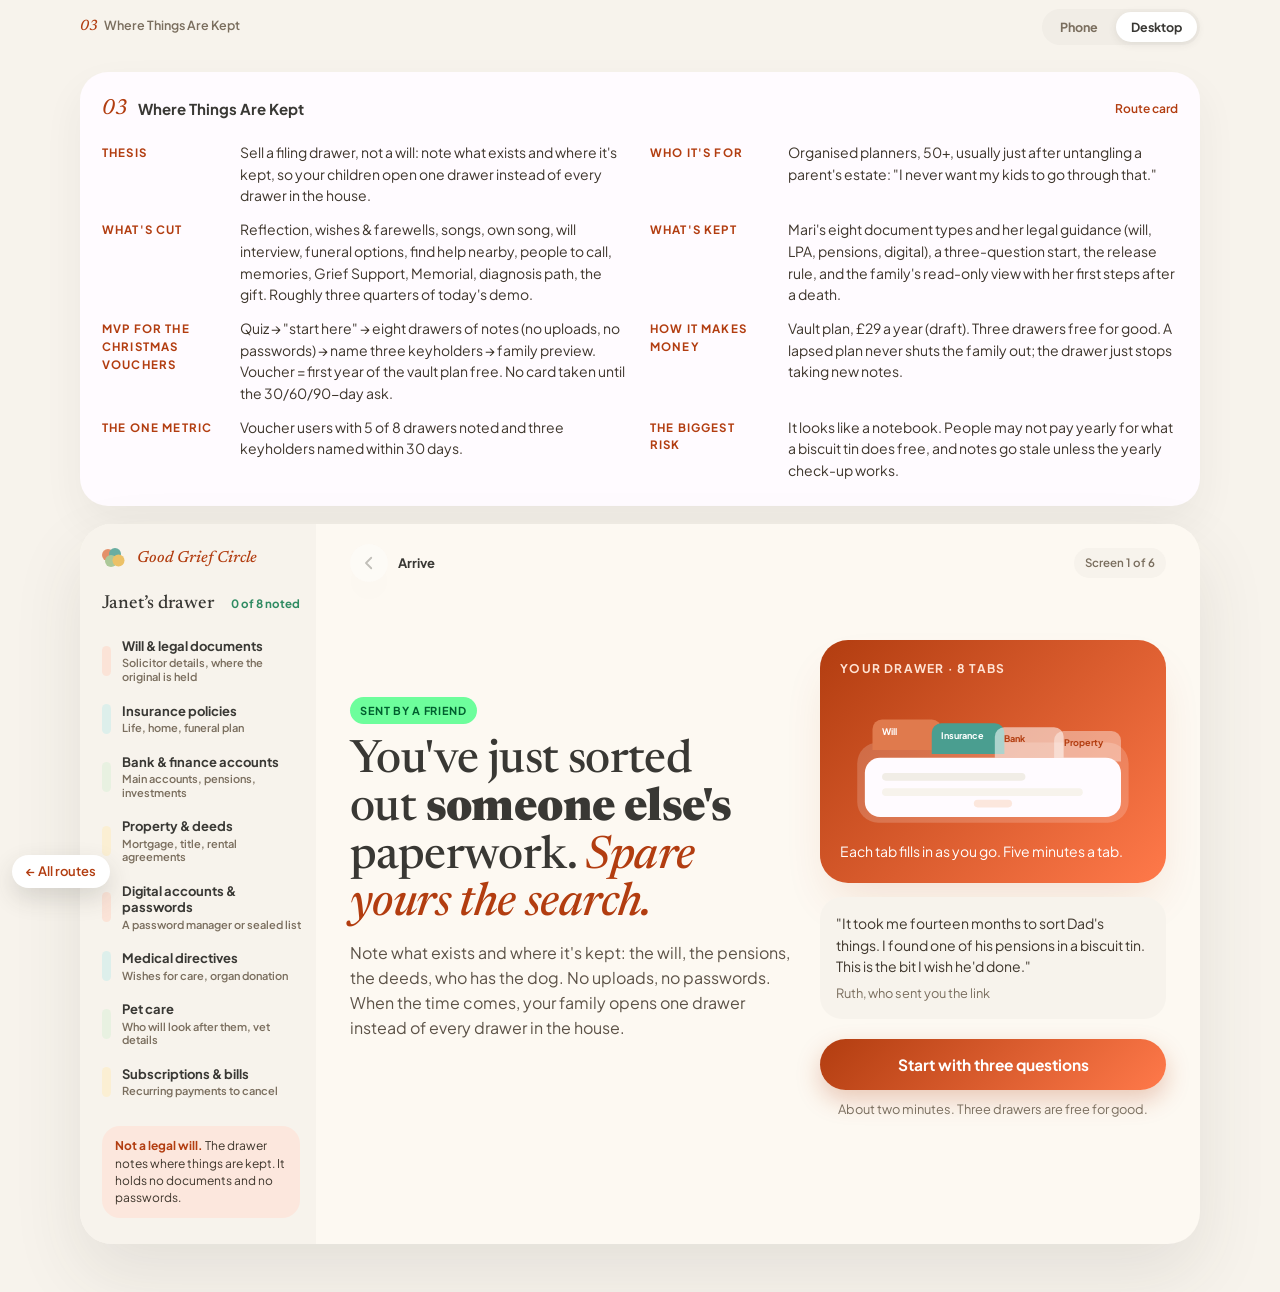
<file: routes/03-where-things-are-kept.html>
<!doctype html>
<html lang="en-GB">
<head>
<meta charset="utf-8">
<meta name="robots" content="noindex">
<link rel="manifest" href="manifest.webmanifest">
<link rel="apple-touch-icon" href="apple-touch-icon.png">
<meta name="theme-color" content="#FFFBFF">
<meta name="apple-mobile-web-app-capable" content="yes">
<meta name="apple-mobile-web-app-title" content="GGC Routes">
<meta name="viewport" content="width=device-width, initial-scale=1, viewport-fit=cover">
<title>Where Things Are Kept</title>
<script>(function(){var w=window.innerWidth||1024,f=false;try{f=window.self!==window.top}catch(e){f=true}document.documentElement.className=(w>=900?'view-desktop':'view-phone')+(f?' framed':'');})();</script>
<link href="https://fonts.googleapis.com/css2?family=Newsreader:ital,opsz,wght@0,6..72,500;0,6..72,800;1,6..72,500&family=Plus+Jakarta+Sans:wght@400;500;600;700&display=swap" rel="stylesheet">
<style>
:root{
  --page:#FDF9F2; --surface:#FFFBFF; --nest:#F7F3EC; --card:#FFFFFF; --field:#F1EDE6;
  --ink:#393834; --text:#3E362C; --muted:#5C5247; --soft:#7A6E5E; --faint:#A0937F;
  --accent:#F26B3C; --deep:#B23D10; --grad:linear-gradient(135deg,#B23D10 0%,#FF794A 100%);
  --sun:#FFC965; --onSun:#5F4200; --mint:#6DFE9C; --onMint:#005F2E; --green:#2F8B62;
  --tA:#FCE7DD; --tG:#E2F0E6; --tY:#FFF1D2;
  --lift:0 18px 40px rgba(57,56,52,.06); --glow:0 24px 48px -12px rgba(178,61,16,.14); --btn:0 10px 24px rgba(178,61,16,.26);
  --serif:'Newsreader',Georgia,serif; --sans:'Plus Jakarta Sans',-apple-system,system-ui,sans-serif;
}
*{box-sizing:border-box}
html,body{margin:0}
body{background:#F7F3EC;color:var(--text);font-family:var(--sans);font-size:15px;line-height:1.55;-webkit-font-smoothing:antialiased}
button{font-family:inherit;cursor:pointer}
.wrap{max-width:980px;margin:0 auto;padding:24px 16px 48px}

/* route card */
.route{max-width:760px;margin:0 auto 22px;background:var(--surface);border-radius:28px;box-shadow:var(--lift);padding:4px 22px}
.route summary{list-style:none;cursor:pointer;padding:16px 0;display:flex;align-items:center;gap:10px;font-weight:700;color:var(--ink)}
.route summary::-webkit-details-marker{display:none}
.route summary .num{font-family:var(--serif);font-style:italic;color:var(--deep);font-size:22px;font-weight:500}
.route summary .tog{margin-left:auto;font-size:12px;font-weight:600;color:var(--deep)}
.route dl{display:grid;grid-template-columns:150px 1fr;gap:10px 18px;margin:0 0 20px;font-size:14px}
.route dt{font-size:11.5px;letter-spacing:.1em;text-transform:uppercase;font-weight:700;color:var(--deep);padding-top:2px}
.route dd{margin:0;color:var(--text)}
@media (max-width:620px){.route dl{grid-template-columns:1fr;gap:2px}.route dd{margin-bottom:10px}}

/* phone column */
.phone{max-width:420px;margin:0 auto;background:var(--page);border-radius:36px;box-shadow:0 30px 70px rgba(57,56,52,.16);overflow:hidden;min-height:760px;position:relative}
@media (max-width:460px){.wrap{padding:12px 0 0}.route{margin:0 12px 12px}.phone{border-radius:0;box-shadow:none;min-height:100vh}}
.bar{display:flex;align-items:center;gap:10px;padding:16px 18px 6px;background:var(--page);position:sticky;top:0;z-index:5}
.back{width:38px;height:38px;border-radius:999px;border:0;background:var(--card);box-shadow:var(--lift);display:flex;align-items:center;justify-content:center;color:var(--ink)}
.back[disabled]{opacity:.3;cursor:default}
.logo{display:flex;align-items:center;gap:7px;font-family:var(--serif);font-style:italic;font-weight:500;color:var(--deep);font-size:16px}
.count{margin-left:auto;font-size:11.5px;font-weight:600;color:var(--soft);background:var(--nest);padding:6px 11px;border-radius:999px;white-space:nowrap}
.screen{display:none;padding:10px 20px 34px;animation:fade .35s ease}
.screen.on{display:block}
@keyframes fade{from{opacity:0;transform:translateY(6px)}to{opacity:1;transform:none}}

/* type */
.chip{display:inline-block;font-size:11px;font-weight:700;letter-spacing:.06em;text-transform:uppercase;padding:5px 10px;border-radius:999px}
.mint{background:var(--mint);color:var(--onMint)}
.sunc{background:var(--sun);color:var(--onSun)}
.tint{background:var(--tA);color:var(--deep)}
.eyebrow{font-size:12px;font-weight:700;letter-spacing:.1em;text-transform:uppercase;color:var(--deep);margin:0 0 8px}
h1{font-family:var(--serif);font-weight:500;color:var(--ink);font-size:38px;line-height:1.04;letter-spacing:-.6px;margin:14px 0 12px}
h1 em{font-style:italic;color:var(--deep)}
h1 b{font-weight:800}
h2{font-family:var(--serif);font-weight:500;color:var(--ink);font-size:25px;line-height:1.15;letter-spacing:-.3px;margin:0 0 8px}
h2 em{font-style:italic;color:var(--deep)}
h3{font-size:15px;font-weight:700;color:var(--ink);margin:0 0 4px}
.lead{font-size:16px;color:var(--muted);margin:0 0 18px}
.small{font-size:12.8px;color:var(--soft);line-height:1.5}
.card{background:var(--card);border-radius:28px;box-shadow:var(--lift);padding:18px}
.nest{background:var(--nest);border-radius:22px;padding:16px}
.radiant{background:var(--grad);color:#fff;border-radius:28px;padding:20px;box-shadow:var(--glow)}
.radiant .eyebrow{color:#FFE3D4}
.radiant h2{color:#fff}
.btn{display:block;width:100%;border:0;border-radius:999px;padding:16px 20px;font-weight:700;font-size:15.5px;color:#fff;background:var(--grad);box-shadow:var(--btn);margin-top:20px}
.btn2{display:inline-block;border:0;border-radius:999px;padding:11px 16px;font-weight:700;font-size:13.5px;background:var(--card);color:var(--ink);box-shadow:var(--lift)}
.link{background:none;border:0;padding:0;color:#B23A0E;font-weight:600;font-size:13.5px;text-decoration:underline;text-underline-offset:3px}
.gap{height:14px}

/* the drawer: the signature */
.drawer{background:var(--nest);border-radius:28px;padding:22px 12px 14px;position:relative}
.drawer-head{display:flex;align-items:baseline;justify-content:space-between;padding:0 6px 14px}
.drawer-head .who{font-family:var(--serif);font-size:19px;color:var(--ink);font-weight:500}
.drawer-head .n{font-size:12.5px;font-weight:700;color:var(--green)}
.folder{position:relative;margin-top:-22px}
.drawer-head + .folder{margin-top:0}
.tab{display:inline-flex;align-items:center;gap:6px;padding:6px 13px 12px;border-radius:14px 14px 0 0;font-size:11.5px;font-weight:700;letter-spacing:.02em;background:var(--tabTint);color:var(--ink);transition:background .6s ease,color .6s ease;position:relative;max-width:70%;white-space:nowrap;overflow:hidden;text-overflow:ellipsis}
.tab .dot{width:7px;height:7px;border-radius:9px;background:var(--tabCol);flex:none;transition:background .6s}
.folder.filled .tab{background:var(--tabCol);color:#fff}
.folder.filled .tab .dot{background:#fff}
.fbody{background:var(--card);border-radius:18px;padding:12px 14px 30px;box-shadow:0 -8px 18px rgba(57,56,52,.05);display:flex;gap:10px;align-items:flex-start;margin-top:-6px;position:relative;cursor:default}
.folder.click .fbody{cursor:pointer}
.fbody .txt{flex:1;min-width:0}
.fbody .lab{font-weight:700;color:var(--ink);font-size:14px}
.fbody .hint{font-size:12.5px;color:var(--soft);margin-top:1px}
.fbody .note{font-size:12.8px;color:var(--text);margin-top:4px;background:var(--tG);border-radius:10px;padding:6px 9px}
.folder:last-child .fbody{padding-bottom:14px}
.folder.pulse .tab{animation:pulse 1.4s ease 1}
@keyframes pulse{0%{transform:translateY(0)}30%{transform:translateY(-6px)}60%{transform:translateY(0)}}
.fchip{flex:none;font-size:10.5px;font-weight:700;padding:4px 9px;border-radius:999px;white-space:nowrap;margin-top:2px}

/* quiz */
.opts{display:grid;gap:9px}
.opt{display:flex;gap:12px;align-items:flex-start;text-align:left;width:100%;border:0;background:var(--card);box-shadow:var(--lift);border-radius:20px;padding:13px 15px;color:var(--ink);font-size:14.5px;font-weight:600;transition:background .2s}
.opt .box{flex:none;width:22px;height:22px;border-radius:8px;background:var(--field);display:flex;align-items:center;justify-content:center;margin-top:1px}
.opt.sel{background:var(--sun)}
.opt.sel .box{background:var(--ink)}
.opt .box svg{opacity:0}
.opt.sel .box svg{opacity:1}
.qstep{display:flex;gap:6px;margin:4px 0 16px}
.qstep i{flex:1;height:5px;border-radius:9px;background:var(--field)}
.qstep i.on{background:var(--accent)}
.worth{background:var(--tY);border-radius:18px;padding:13px 15px;margin-top:14px;font-size:13.5px;color:var(--text)}
.worth b{display:block;color:var(--onSun);font-size:11px;letter-spacing:.1em;text-transform:uppercase;margin-bottom:3px}

/* start here */
.task{display:flex;gap:12px;align-items:center;background:rgba(255,255,255,.16);border-radius:16px;padding:11px 13px;margin-top:8px;font-size:14px;font-weight:600}
.task .min{margin-left:auto;font-size:11px;font-weight:700;background:rgba(255,255,255,.24);padding:3px 8px;border-radius:999px;white-space:nowrap}
.task .ix{font-family:var(--serif);font-size:20px;font-style:italic;font-weight:500;opacity:.9}

/* fields */
.entry{background:var(--card);border-radius:24px;box-shadow:var(--lift);padding:16px;margin-top:12px}
.entry .top{display:flex;justify-content:space-between;align-items:center;gap:8px;margin-bottom:10px}
label.f{display:block;font-size:11.5px;font-weight:700;letter-spacing:.06em;text-transform:uppercase;color:var(--soft);margin:10px 0 5px}
.in{width:100%;border:0;border-bottom:2px solid rgba(188,185,179,.5);background:var(--field);border-radius:12px 12px 4px 4px;padding:10px 12px;font:inherit;font-size:14.5px;color:var(--ink);resize:none;line-height:1.45}
.in:focus{outline:none;border-bottom-color:var(--accent);background:#fff}
.seg{display:flex;background:var(--field);border-radius:999px;padding:3px;gap:3px}
.seg button{border:0;background:none;border-radius:999px;padding:6px 10px;font-size:11.5px;font-weight:700;color:var(--soft)}
.seg button.on{background:var(--card);color:var(--ink);box-shadow:0 2px 8px rgba(57,56,52,.08)}
details.guide{background:var(--nest);border-radius:20px;padding:0 15px;margin-top:10px}
details.guide summary{list-style:none;cursor:pointer;padding:13px 0;font-weight:700;font-size:13.5px;color:var(--deep);display:flex;justify-content:space-between}
details.guide summary::-webkit-details-marker{display:none}
details.guide summary::after{content:'+';font-size:18px;line-height:1}
details.guide[open] summary::after{content:'–'}
details.guide p{font-size:13.5px;margin:0 0 10px;color:var(--text)}
details.guide .k{font-size:11px;font-weight:700;letter-spacing:.1em;text-transform:uppercase;color:var(--soft);margin:12px 0 3px}
.optrow{background:var(--card);border-radius:14px;padding:9px 11px;margin-bottom:6px;font-size:13px}
.optrow b{color:var(--ink)}
.boundary{display:flex;gap:10px;align-items:flex-start;background:var(--tA);border-radius:18px;padding:12px 14px;margin-top:14px;font-size:13.3px}
.boundary b{color:var(--deep)}

/* plan */
.price{font-family:var(--serif);font-size:46px;font-weight:800;line-height:1;letter-spacing:-1px}
.price small{font-family:var(--sans);font-size:14px;font-weight:600;letter-spacing:0;opacity:.9}
.ticks{list-style:none;padding:0;margin:14px 0 0;display:grid;gap:8px;font-size:14px}
.ticks li{display:flex;gap:9px;align-items:flex-start}
.ticks li::before{content:'\2713';flex:none;width:18px;height:18px;border-radius:9px;margin-top:1px;background:rgba(255,255,255,.28);color:#fff;font-size:11px;font-weight:700;text-align:center;line-height:18px}
.voucher{display:flex;gap:8px;margin-top:10px}
.voucher .in{flex:1;min-width:0;letter-spacing:.08em;text-transform:uppercase}
.toast{background:var(--tG);color:var(--onMint);border-radius:16px;padding:11px 14px;font-size:13.3px;margin-top:12px;display:none}
.toast.on{display:block}

/* family */
.ring{display:flex;justify-content:space-between;gap:6px;margin-top:14px}
.ring .p{flex:1;text-align:center;background:rgba(255,255,255,.16);border-radius:16px;padding:10px 4px;font-size:12.5px;font-weight:600}
.ring .p .av{width:34px;height:34px;border-radius:99px;margin:0 auto 5px;display:flex;align-items:center;justify-content:center;font-family:var(--serif);font-size:16px;font-weight:500;background:rgba(255,255,255,.9);color:var(--deep)}
.ring .p.ok .av{background:var(--mint);color:var(--onMint)}
.flow{display:grid;gap:7px;margin-top:14px;font-size:13.5px}
.flow div{display:flex;gap:10px;align-items:flex-start}
.flow span{flex:none;width:22px;height:22px;border-radius:99px;background:rgba(255,255,255,.26);font-size:11.5px;font-weight:700;display:flex;align-items:center;justify-content:center}
.ro{background:var(--card);border-radius:20px;padding:12px 14px;margin-top:8px;box-shadow:var(--lift);display:flex;gap:11px}
.ro .bar2{flex:none;width:6px;border-radius:6px}
.ro.empty{background:var(--nest);box-shadow:none;color:var(--faint)}
.step{display:flex;gap:12px;padding:12px 0}
.step + .step{border-top:0}
.step .nn{flex:none;width:30px;height:30px;border-radius:99px;background:var(--tA);color:var(--deep);font-family:var(--serif);font-weight:500;font-size:16px;display:flex;align-items:center;justify-content:center}
.crisis{background:var(--tY);border-radius:20px;padding:13px 15px;margin-top:14px;font-size:13.5px}
.crisis b{color:var(--ink)}
.hero-art{margin:4px 0 0}

/* ===== Phone / Desktop switch ===== */
:root{--vb:52px}
.viewbar{position:sticky;top:0;z-index:30;background:rgba(247,243,236,.94);-webkit-backdrop-filter:blur(8px);backdrop-filter:blur(8px)}
.vb-in{max-width:1152px;margin:0 auto;padding:9px 16px;display:flex;align-items:center;gap:12px;min-height:52px}
.vb-t{font-size:12.5px;font-weight:600;color:var(--soft);white-space:nowrap;overflow:hidden;text-overflow:ellipsis;min-width:0}
.vb-t b{font-family:var(--serif);font-style:italic;font-weight:500;color:var(--deep);font-size:15px;margin-right:4px}
.switch{margin-left:auto;flex:none;display:flex;background:var(--field);border-radius:999px;padding:3px;gap:3px}
.switch button{border:0;background:none;border-radius:999px;padding:7px 15px;font-size:12.5px;font-weight:700;color:var(--soft)}
.switch button[aria-pressed="true"]{background:var(--card);color:var(--ink);box-shadow:0 2px 8px rgba(57,56,52,.1)}
.bar{top:var(--vb)}
@media (max-width:599px){:root{--vb:0px}.viewbar{display:none}}

/* desktop-only pieces are hidden in the phone view */
.rail,.desk,.crumb{display:none}

/* ===== Desktop view: the eight tabs as a left rail, the open drawer beside it ===== */
html.view-desktop .wrap{max-width:1152px;padding-top:18px}
html.view-desktop .route{max-width:none;margin-bottom:18px}
html.view-desktop .route dl{grid-template-columns:118px minmax(0,1fr) 118px minmax(0,1fr);gap:12px 20px}
html.view-desktop .phone{max-width:1120px;min-height:720px;border-radius:32px;display:grid;grid-template-columns:236px minmax(0,1fr);grid-template-rows:auto 1fr;box-shadow:0 30px 70px rgba(57,56,52,.10);overflow:visible}
html.view-desktop .rail{display:flex;flex-direction:column;grid-column:1;grid-row:1 / 3;background:var(--nest);border-radius:32px 0 0 32px;padding:22px 0 22px 14px}
html.view-desktop .rail-in{position:sticky;top:calc(var(--vb) + 14px);display:flex;flex-direction:column}
html.view-desktop .bar{grid-column:2;grid-row:1;padding:20px 34px 8px;border-radius:0 32px 0 0}
html.view-desktop .bar .logo{display:none}
html.view-desktop .crumb{display:block;font-size:13px;font-weight:700;color:var(--ink);white-space:nowrap;overflow:hidden;text-overflow:ellipsis}
html.view-desktop .screen.on{grid-column:2;grid-row:2;padding:8px 34px 40px;min-width:0}
html.view-desktop .desk{display:block}
html.view-desktop .cols{display:grid;grid-template-columns:minmax(0,1.12fr) minmax(0,.88fr);gap:30px;align-items:start}
html.view-desktop .cols.hero{align-items:center;min-height:560px}
html.view-desktop .cB{position:sticky;top:calc(var(--vb) + 78px)}
html.view-desktop .cB > .gap:first-child{display:none}
html.view-desktop .screen h1{font-size:46px!important;max-width:15ch}
html.view-desktop .screen h1.wide{max-width:none}
html.view-desktop .screen .lead{max-width:52ch}
html.view-desktop .opts{grid-template-columns:1fr 1fr}
@media (max-width:1100px){
  html.view-desktop .phone{grid-template-columns:212px minmax(0,1fr)}
  html.view-desktop .opts{grid-template-columns:1fr}
  html.view-desktop .screen h1{font-size:40px!important}
}
@media (max-width:860px){
  html.view-desktop .cols{grid-template-columns:1fr}
  html.view-desktop .cB{position:static}
}

/* the rail */
.rlogo{padding:0 14px 18px 6px}
.rhead{display:flex;align-items:baseline;justify-content:space-between;gap:8px;margin:0 16px 10px 8px}
.rhead span{font-family:var(--serif);font-size:19px;color:var(--ink);font-weight:500}
.rhead b{font-size:11.5px;font-weight:700;color:var(--green);white-space:nowrap}
.rtab{display:flex;align-items:center;gap:11px;width:100%;border:0;background:none;text-align:left;padding:9px 14px 9px 8px;border-radius:18px 0 0 18px;margin:1px 0;color:var(--ink);position:relative;transition:background .25s}
.rtab:hover{background:rgba(255,255,255,.6)}
.rtab .sw{flex:none;width:9px;height:30px;border-radius:6px;background:var(--tabTint);transition:background .6s}
.rtab.filled .sw{background:var(--tabCol)}
.rtab .rl{flex:1;min-width:0;font-size:13px;font-weight:700;line-height:1.25}
.rtab .rs{display:block;font-size:11px;font-weight:600;color:var(--soft);margin-top:2px}
.rtab.filled .rs{color:var(--green)}
.rtab.start .rs{color:var(--deep)}
.rtab.open{background:var(--page);box-shadow:-12px 6px 22px rgba(57,56,52,.05)}
.rtab.open::after{content:'';position:absolute;right:0;top:-14px;width:14px;height:14px;background:radial-gradient(circle at 0 0,transparent 13.5px,var(--page) 14px)}
.rtab.open::before{content:'';position:absolute;right:0;bottom:-14px;width:14px;height:14px;background:radial-gradient(circle at 0 100%,transparent 13.5px,var(--page) 14px)}
.rtab.pulse .sw{animation:pulse 1.4s ease 1}
.rfoot{margin:18px 16px 0 8px;background:var(--tA);border-radius:18px;padding:11px 13px;font-size:12px;line-height:1.45;color:var(--text)}
.rfoot b{color:var(--deep)}

/* inside the coordinator's viewer (iframe): product only */
html.framed{--vb:0px}
html.framed .viewbar,html.framed .route{display:none}
html.framed.view-phone .wrap{max-width:none;padding:0}
html.framed.view-phone .phone{max-width:none;border-radius:0;box-shadow:none;min-height:100vh}
html.framed.view-desktop .wrap{padding:16px}

/* live preview of the open tab (desktop) */
.prev{background:var(--card);border-radius:24px;box-shadow:var(--lift);padding:16px 18px;margin-top:0}
.prev .ro{box-shadow:none;background:var(--nest);margin-top:10px}
</style>
</head>
<body>
<div class="viewbar">
  <div class="vb-in">
    <span class="vb-t"><b>03</b> Where Things Are Kept</span>
    <div class="switch" role="group" aria-label="Show as">
      <button type="button" data-view="phone" aria-pressed="false">Phone</button>
      <button type="button" data-view="desktop" aria-pressed="false">Desktop</button>
    </div>
  </div>
</div>
<div class="wrap">

<details class="route" id="route">
  <summary><span class="num">03</span> Where Things Are Kept <span class="tog">Route card</span></summary>
  <dl>
    <dt>Thesis</dt><dd>Sell a filing drawer, not a will: note what exists and where it's kept, so your children open one drawer instead of every drawer in the house.</dd>
    <dt>Who it's for</dt><dd>Organised planners, 50+, usually just after untangling a parent's estate: "I never want my kids to go through that."</dd>
    <dt>What's cut</dt><dd>Reflection, wishes &amp; farewells, songs, own song, will interview, funeral options, find help nearby, people to call, memories, Grief Support, Memorial, diagnosis path, the gift. Roughly three quarters of today's demo.</dd>
    <dt>What's kept</dt><dd>Mari's eight document types and her legal guidance (will, LPA, pensions, digital), a three-question start, the release rule, and the family's read-only view with her first steps after a death.</dd>
    <dt>MVP for the Christmas vouchers</dt><dd>Quiz → "start here" → eight drawers of notes (no uploads, no passwords) → name three keyholders → family preview. Voucher = first year of the vault plan free. No card taken until the 30/60/90-day ask.</dd>
    <dt>How it makes money</dt><dd>Vault plan, £29 a year (draft). Three drawers free for good. A lapsed plan never shuts the family out; the drawer just stops taking new notes.</dd>
    <dt>The one metric</dt><dd>Voucher users with 5 of 8 drawers noted and three keyholders named within 30 days.</dd>
    <dt>The biggest risk</dt><dd>It looks like a notebook. People may not pay yearly for what a biscuit tin does free, and notes go stale unless the yearly check-up works.</dd>
  </dl>
</details>

<div class="phone" id="phone">
  <aside class="rail" aria-label="Janet’s drawer">
    <div class="rail-in">
      <div class="logo rlogo">
        <svg width="30" height="22" viewBox="0 0 60 44" aria-hidden="true"><g opacity=".82"><circle cx="16" cy="16" r="12" fill="#e07a4d"/><circle cx="30" cy="14" r="12" fill="#4a9e90"/><circle cx="22" cy="28" r="12" fill="#9cbf86"/><circle cx="37" cy="27" r="12" fill="#eab64a"/></g></svg>
        Good Grief Circle
      </div>
      <p class="rhead"><span>Janet’s drawer</span><b id="railN">0 of 8 noted</b></p>
      <nav id="railTabs"></nav>
      <div class="rfoot"><b>Not a legal will.</b> The drawer notes where things are kept. It holds no documents and no passwords.</div>
    </div>
  </aside>
  <div class="bar">
    <button class="back" id="back" aria-label="Back" disabled><svg width="18" height="18" viewBox="0 0 24 24" fill="none" stroke="currentColor" stroke-width="2.4" stroke-linecap="round" stroke-linejoin="round"><polyline points="15 5 8 12 15 19"/></svg></button>
    <div class="logo">
      <svg width="30" height="22" viewBox="0 0 60 44" aria-hidden="true"><g opacity=".82"><circle cx="16" cy="16" r="12" fill="#e07a4d"/><circle cx="30" cy="14" r="12" fill="#4a9e90"/><circle cx="22" cy="28" r="12" fill="#9cbf86"/><circle cx="37" cy="27" r="12" fill="#eab64a"/></g></svg>
      Good Grief Circle
    </div>
    <span class="crumb" id="crumb">Arrive</span>
    <span class="count" id="count">Screen 1 of 6</span>
  </div>

  <!-- 1 · ARRIVE -->
  <section class="screen on" data-s="1"><div class="cols hero"><div class="cA">
    <span class="chip mint">Sent by a friend</span>
    <h1>You've just sorted out <b>someone else's</b> paperwork. <em>Spare yours the search.</em></h1>
    <p class="lead">Note what exists and where it's kept: the will, the pensions, the deeds, who has the dog. No uploads, no passwords. When the time comes, your family opens one drawer instead of every drawer in the house.</p>
    </div><div class="cB">
    <div class="radiant hero-art">
      <p class="eyebrow">Your drawer · 8 tabs</p>
      <svg viewBox="0 0 320 150" width="100%" aria-hidden="true">
        <rect x="18" y="58" width="284" height="84" rx="22" fill="rgba(255,255,255,.18)"/>
        <g font-family="Plus Jakarta Sans,sans-serif" font-size="9.5" font-weight="700">
          <path d="M34 66 v-22 a10 10 0 0 1 10 -10 h52 a10 10 0 0 1 10 10 v22z" fill="#e07a4d"/><text x="44" y="50" fill="#fff">Will</text>
          <path d="M96 70 v-22 a10 10 0 0 1 10 -10 h56 a10 10 0 0 1 10 10 v22z" fill="#4a9e90"/><text x="106" y="54" fill="#fff">Insurance</text>
          <path d="M162 74 v-22 a10 10 0 0 1 10 -10 h52 a10 10 0 0 1 10 10 v22z" fill="rgba(255,255,255,.55)"/><text x="172" y="58" fill="#B23D10">Bank</text>
          <path d="M224 78 v-22 a10 10 0 0 1 10 -10 h50 a10 10 0 0 1 10 10 v22z" fill="rgba(255,255,255,.4)"/><text x="234" y="62" fill="#B23D10">Property</text>
        </g>
        <rect x="26" y="74" width="268" height="62" rx="16" fill="#FFFBFF"/>
        <rect x="44" y="90" width="150" height="8" rx="4" fill="#F1EDE6"/>
        <rect x="44" y="106" width="210" height="8" rx="4" fill="#F7F3EC"/>
        <rect x="140" y="118" width="40" height="8" rx="4" fill="#FCE7DD"/>
      </svg>
      <p style="margin:6px 0 0;font-size:14px">Each tab fills in as you go. Five minutes a tab.</p>
    </div>
    <div class="nest" style="margin-top:14px">
      <p style="margin:0;font-size:14px;color:var(--text)">"It took me fourteen months to sort Dad's things. I found one of his pensions in a biscuit tin. This is the bit I wish he'd done."</p>
      <p class="small" style="margin:6px 0 0">Ruth, who sent you the link</p>
    </div>
    <button class="btn" data-go="2">Start with three questions</button>
    <p class="small" style="text-align:center;margin:10px 0 0">About two minutes. Three drawers are free for good.</p>
  </div></div></section>

  <!-- 2 · SITUATION QUIZ -->
  <section class="screen" data-s="2"><div class="cols"><div class="cA">
    <p class="eyebrow" id="qLabel">Question 1 of 3</p>
    <div class="qstep"><i class="on" id="qs1"></i><i id="qs2"></i><i id="qs3"></i></div>
    <div id="q1">
      <h2>Which is <em>closest</em> to you?</h2>
      <p class="lead" style="font-size:14.5px">So we start you in the right place. Choose one.</p>
      <div class="opts" id="q1opts"></div>
      <div class="worth" id="q1worth"></div>
    </div>
    <div id="q2" hidden>
      <h2>What do you <em>already have</em> in place?</h2>
      <p class="lead" style="font-size:14.5px">Start with what exists. Choose any.</p>
      <div class="opts" id="q2opts"></div>
    </div>
    <div id="q3" hidden>
      <h2>Is there anything that needs <em>looking after?</em></h2>
      <p class="lead" style="font-size:14.5px">These tend to be what families search for longest.</p>
      <div class="opts" id="q3opts"></div>
    </div>
    <button class="btn" id="qNext">Next question</button>
    </div><div class="cB desk">
      <p class="eyebrow">Your drawer, as you answer</p>
      <div class="drawer" id="drawer2"></div>
      <p class="small" style="margin:10px 4px 0">Tabs marked “Start here” change with your answers.</p>
    </div></div>
  </section>

  <!-- 3 · START HERE + DRAWER -->
  <section class="screen" data-s="3"><div class="cols"><div class="cA">
    <span class="chip tint">Made for you, Janet</span>
    <h1 style="font-size:34px">Start <em>here.</em></h1>
    <p class="lead" id="startLead">Three five-minute jobs, picked from your answers. Do one today; the drawer keeps your place.</p>
    <div class="radiant">
      <p class="eyebrow">Your first three</p>
      <div id="tasks"></div>
    </div>
    </div><div class="cB">
    <div class="gap"></div>
    <div class="drawer" id="drawer3"></div>
    <button class="btn" data-go="4">Open the first tab</button>
  </div></div></section>

  <!-- 4 · ONE TAB OPEN -->
  <section class="screen" data-s="4"><div class="cols"><div class="cA">
    <div style="display:flex;align-items:center;gap:8px;margin-top:6px">
      <span class="chip" style="background:#e07a4d;color:#fff">Tab 1 of 8</span>
      <span class="chip sunc">About 5 minutes</span>
    </div>
    <h2 style="margin-top:12px;font-size:28px">Will &amp; legal documents</h2>
    <p class="lead" style="font-size:14.5px;margin-bottom:6px">Solicitor details, where the original is held</p>

    <div class="entry">
      <div class="top"><h3 style="margin:0">My will</h3>
        <div class="seg" data-seg="will"><button>Not yet</button><button class="on">In place</button></div></div>
      <label class="f" for="wWhere">Where it's kept</label>
      <textarea class="in" id="wWhere" rows="3">Original held by Pryce &amp; Lowe Solicitors, Corve Street, Ludlow. My copy is in the blue folder, bottom drawer of the bureau.</textarea>
      <label class="f" for="wWho">Who to ask</label>
      <input class="in" id="wWho" value="Gareth Pryce, 01632 960418. Executors: Mike and Ellie.">
      <label class="f" for="wWhen">Last updated</label>
      <input class="in" id="wWhen" value="March 2019, after we moved">
      <details class="guide">
        <summary>What difference does a will make?</summary>
        <p>You choose who receives your money, property and belongings, name executors you trust, appoint guardians for children, and can leave gifts to charity. A clear will also makes probate faster and reduces the chance of family disputes.</p>
        <p class="k">Without it</p>
        <p>Intestacy rules decide who inherits. Unmarried partners and stepchildren receive nothing automatically, and a court may need to decide who cares for your children.</p>
      </details>
    </div>

    <div class="entry">
      <div class="top"><h3 style="margin:0;font-size:14px">Lasting Power of Attorney — Property &amp; Financial</h3>
        <div class="seg" data-seg="lpa"><button class="on">Not yet</button><button>In place</button></div></div>
      <p style="margin:0;font-size:13.5px;color:var(--muted)">Lets someone you trust manage your money, bills and property if you can no longer do it yourself.</p>
      <details class="guide">
        <summary>Your options</summary>
        <p class="k" style="margin-top:0">Without it</p>
        <p>Banks can freeze access, even for a spouse. Your family would need to apply to the Court of Protection to become a deputy, which can take months and costs more.</p>
        <div class="optrow"><b>Do it yourself online</b> · Fill in the forms through the Office of the Public Guardian. Must be registered before it can be used.</div>
        <div class="optrow"><b>With a solicitor</b> · Helpful if your finances or family situation are complex, or if you want advice on choosing attorneys.</div>
        <div class="optrow"><b>Joint or several attorneys</b> · Attorneys can be required to decide together, or allowed to act independently. Each has trade-offs.</div>
      </details>
      <button class="link" style="margin-top:10px" id="remind">Remind me in a month</button>
      <span class="small" id="reminded" hidden> · We'll ask again on 16 November.</span>
    </div>
    </div><div class="cB">
    <div class="prev desk">
      <p class="eyebrow" style="margin:0">How Tom and Ellie will read this tab</p>
      <div class="ro"><span class="bar2" style="background:#e07a4d"></span><div><div style="font-weight:700;color:var(--ink);font-size:14px">My will</div><div style="font-size:13px;margin-top:2px" id="pvWhere"></div><div class="small" style="margin-top:6px" id="pvWho"></div></div></div>
      <p class="small" style="margin:8px 0 0">Updates as you type. Read only for them.</p>
    </div>

    <div class="boundary">
      <svg width="20" height="20" viewBox="0 0 24 24" fill="none" stroke="#B23D10" stroke-width="2" stroke-linecap="round" style="flex:none;margin-top:1px"><circle cx="12" cy="12" r="9"/><line x1="12" y1="8" x2="12" y2="13"/><circle cx="12" cy="16.5" r=".6" fill="#B23D10"/></svg>
      <div><b>Not a legal will.</b> This drawer notes where your will is; it isn't one and doesn't replace one. No will yet? A solicitor, a will-writing service, an online will or a charity's free will scheme can all make one.</div>
    </div>
    <p class="small" style="margin:12px 0 0">Never write a password or PIN here. Say where it is kept instead.</p>
    <button class="btn" id="saveWill">Put it in the drawer</button>
  </div></div></section>

  <!-- 5 · DRAWER + YEARLY PLAN -->
  <section class="screen" data-s="5"><div class="cols"><div class="cA">
    <span class="chip mint">Two weeks on</span>
    <h1 style="font-size:32px">Three tabs filled. <em>Five to go.</em></h1>
    <p class="lead" style="font-size:14.5px">Three drawers are free for good. The rest of the drawer, and the family's way in, come with the vault plan.</p>
    <div class="drawer" id="drawer5"></div>
    </div><div class="cB">
    <div class="gap"></div>
    <div class="radiant">
      <p class="eyebrow">The vault plan · draft price</p>
      <div class="price">£29 <small>a year</small></div>
      <ul class="ticks">
        <li>All eight tabs, as many notes as you like</li>
        <li>Your family's view, opened by your keyholders only when the time comes</li>
        <li>A check-up each October: "Anything moved?" One email, five minutes</li>
        <li>A printed card for the kitchen drawer: "Look in Good Grief Circle first"</li>
      </ul>
      <p style="font-size:13px;margin:14px 0 0;opacity:.95">If you stop paying, nothing is taken away. Your family can still read everything; the drawer just stops taking new notes.</p>
    </div>
    <div class="card" style="margin-top:12px">
      <h3>Have a Christmas voucher?</h3>
      <p class="small" style="margin:0">Your first year is on us. No card needed until we ask, nearer the time.</p>
      <div class="voucher"><input class="in" id="vcode" value="GGC-XMAS-0417" aria-label="Voucher code"><button class="btn2" id="redeem">Redeem</button></div>
      <div class="toast" id="vtoast">Preview: voucher accepted. Your vault plan runs to December 2027. Nothing was charged.</div>
    </div>
    <button class="btn" data-go="6">See what your family will see</button>
  </div></div></section>

  <!-- 6 · WHAT THE FAMILY SEES -->
  <section class="screen" data-s="6"><div class="cols"><div class="cA">
    <span class="chip tint">Preview of the family's view</span>
    <h1 style="font-size:32px">What Tom and Ellie <em>will see.</em></h1>
    <p class="lead" style="font-size:14.5px">Nothing opens while you're well. Here is exactly how it opens, and what's inside.</p>
    <div class="radiant">
      <p class="eyebrow">Your keyholders · two of three</p>
      <div class="ring">
        <div class="p ok"><div class="av">T</div>Tom<br><span style="font-weight:500;opacity:.85">son</span></div>
        <div class="p ok"><div class="av">E</div>Ellie<br><span style="font-weight:500;opacity:.85">daughter</span></div>
        <div class="p"><div class="av">R</div>Ruth<br><span style="font-weight:500;opacity:.85">sister</span></div>
      </div>
      <div class="flow">
        <div><span>1</span>Two of the three tell us you have died.</div>
        <div><span>2</span>We wait 14 days and email you each week. One reply from you cancels it.</div>
        <div><span>3</span>Then they can read your drawer. Read only: nobody can change your notes.</div>
      </div>
    </div>

    <div class="gap"></div>
    <p class="eyebrow">Mum's drawer · checked 4 October 2026</p>
    <div id="family"></div>
    </div><div class="cB">
    <div class="gap"></div>
    <div class="card">
      <h2 style="font-size:21px">First things to <em>do</em></h2>
      <p class="small" style="margin:0 0 4px">Shown above the drawer, in this order.</p>
      <div id="steps"></div>
      <p class="small" style="margin:8px 0 0">What this doesn't cover: it isn't a will, it can't apply for probate, and it doesn't hold documents themselves — only where they are.</p>
    </div>
    <div class="crisis"><b>If today is too much:</b> Samaritans are there any time, day or night, on <b>116 123</b>. Cruse Bereavement Support offers free support after a death.</div>
    <button class="btn" data-go="1">Back to the start</button>
  </div></div></section>
</div>
</div>

<script>
(function(){
  var TOTAL = 6, cur = 1, hist = [];
  // Mari's eight document types (mariContent.js), with a logo colour each
  var DOCS = [
    {id:'will', label:'Will & legal documents', hint:'Solicitor details, where the original is held', col:'#e07a4d', tint:'#FBE3D7'},
    {id:'insurance', label:'Insurance policies', hint:'Life, home, funeral plan', col:'#4a9e90', tint:'#DDEFEB'},
    {id:'finance', label:'Bank & finance accounts', hint:'Main accounts, pensions, investments', col:'#9cbf86', tint:'#E8F1E1'},
    {id:'property', label:'Property & deeds', hint:'Mortgage, title, rental agreements', col:'#eab64a', tint:'#FBEFD3'},
    {id:'digital', label:'Digital accounts & passwords', hint:'A password manager or sealed list', col:'#e07a4d', tint:'#FBE3D7'},
    {id:'medical', label:'Medical directives', hint:'Wishes for care, organ donation', col:'#4a9e90', tint:'#DDEFEB'},
    {id:'pets', label:'Pet care', hint:'Who will look after them, vet details', col:'#9cbf86', tint:'#E8F1E1'},
    {id:'subs', label:'Subscriptions & bills', hint:'Recurring payments to cancel', col:'#eab64a', tint:'#FBEFD3'}
  ];
  var SHORT = {will:'Will',insurance:'Insurance',finance:'Bank',property:'Property',digital:'Digital',medical:'Medical',pets:'Pets',subs:'Bills'};
  // Mari's life situations (titles and bodies word for word)
  var SIT = [
    ['Married or in a civil partnership','Your partner may still not inherit everything automatically. With a larger estate, part can pass to children under intestacy rules. A will makes your intentions clear.'],
    ['Living together, unmarried','There is no such thing as common-law marriage. An unmarried partner has no automatic right to inherit — however many years you have shared. A will is essential to protect them.'],
    ['Parents of young children','A will is the only place to name legal guardians for your children, and to set money aside in trust until they are old enough.'],
    ['A blended family','Without planning, children from a previous relationship can be unintentionally left out. A will lets you provide for a partner and children fairly.'],
    ['Recently separated or divorced','Divorce changes how your will works; separation often does not. It is worth checking who would inherit as things stand today.'],
    ['No close family','Without a will, your estate can pass to distant relatives — or to the state. A will lets you choose the people and causes that mattered to you.']
  ];
  var HAVE = [['will','A will'],['lpa','A Lasting Power of Attorney'],['nom','Pension or life insurance nominations'],['legacy','Legacy contacts on my phone'],['none','None of these yet']];
  var CARE = [['home','A home I own, or a mortgage'],['pensions','More than one pension'],['pets','A pet'],['subs','Lots of direct debits and subscriptions'],['nothing','Nothing in particular']];
  var STEPS = [
    ['Get a medical certificate','A doctor confirms the cause of death. If it happened at home, call their GP; in hospital, the staff will guide you.'],
    ['Register the death','Within five days in England & Wales. You will receive the certificates needed for almost everything that follows.'],
    ['Tell the right people','The government’s “Tell Us Once” service can notify most departments — tax, pensions, benefits — in a single step.'],
    ['Find the will & wishes','A will names the executor who is responsible. If they used Good Grief Circle, their wishes for the farewell may be waiting here too.']
  ];
  // Janet's answers, pre-chosen so the demo reads true; tap to change
  var S = {sit:0, have:{will:1}, care:{home:1,pensions:1,pets:1}, notes:{}, q:1, pulse:null};
  var LATER = {
    insurance:'Life policy and home insurance: paperwork in the blue folder. Funeral plan certificate is in the bureau, top drawer.',
    pets:'Biscuit (spaniel) goes to Ellie. Vet: Teme Valley Vets, records under my name.'
  };

  var $ = function(id){return document.getElementById(id)};
  var esc = function(s){return String(s).replace(/[&<>"]/g,function(c){return {'&':'&amp;','<':'&lt;','>':'&gt;','"':'&quot;'}[c]})};
  var tick = '<svg width="12" height="12" viewBox="0 0 24 24" fill="none" stroke="#fff" stroke-width="3.4" stroke-linecap="round" stroke-linejoin="round"><polyline points="5 12.5 10 17 19 7"/></svg>';

  function go(n, noHist){
    if(n===cur) return;
    if(!noHist) hist.push(cur);
    if(n===1){ hist = []; S.q=1; S.notes={}; S.pulse=null; showQ(); renderQuiz(); }
    cur = n;
    document.querySelectorAll('.screen').forEach(function(s){s.classList.toggle('on', +s.dataset.s===n)});
    $('count').textContent = 'Screen '+n+' of '+TOTAL;
    $('crumb').textContent = CRUMB[n];
    $('back').disabled = hist.length===0 && !(n===2 && S.q>1);
    S.open = n===4 ? 'will' : null;
    if(n===3) renderStart();
    if(n===4) renderPreview();
    if(n===5) renderPlan();
    if(n===6) renderFamily();
    renderRail();
    window.scrollTo(0, Math.max(0, $('phone').offsetTop - 8));
  }
  document.querySelectorAll('[data-go]').forEach(function(b){b.addEventListener('click',function(){go(+b.dataset.go)})});
  $('back').addEventListener('click',function(){
    if(cur===2 && S.q>1){S.q--; showQ(); return;}
    if(hist.length) go(hist.pop(), true);
  });

  /* quiz */
  function optHTML(label, sel, i){return '<button class="opt'+(sel?' sel':'')+'" data-i="'+i+'"><span class="box">'+tick+'</span><span>'+esc(label)+'</span></button>'}
  function renderQuiz(){
    $('q1opts').innerHTML = SIT.map(function(s,i){return optHTML(s[0], S.sit===i, i)}).join('');
    $('q1worth').innerHTML = S.sit==null ? '' : '<b>Worth knowing</b>'+esc(SIT[S.sit][1]);
    $('q1worth').style.display = S.sit==null ? 'none' : 'block';
    $('q2opts').innerHTML = HAVE.map(function(h,i){return optHTML(h[1], !!S.have[h[0]], i)}).join('');
    $('q3opts').innerHTML = CARE.map(function(c,i){return optHTML(c[1], !!S.care[c[0]], i)}).join('');
    var mark={}; tasks().forEach(function(x){mark[x[0]]=1});
    $('drawer2').innerHTML = drawerHTML(mark, false);
    renderRail();
  }

  /* desktop rail: the eight tabs down the left, the open one joined to the page */
  var CRUMB = ['','Arrive','Three questions','Start here','Tab 1 · Will & legal documents','Your drawer & the vault plan','What the family sees'];
  function renderRail(){
    var filled = DOCS.filter(function(d){return S.notes[d.id]}).length;
    $('railN').textContent = filled+' of 8 noted';
    var mark={}; if(cur===2||cur===3) tasks().forEach(function(x){mark[x[0]]=1});
    var gate = cur>=5;
    $('railTabs').innerHTML = DOCS.map(function(d){
      var note=S.notes[d.id], st, cls='rtab';
      if(note){st='Noted'; cls+=' filled';}
      else if(gate) st='Vault plan';
      else if(mark[d.id]){st='Start here'; cls+=' start';}
      else st=d.hint;
      if(S.open===d.id) cls+=' open';
      if(S.railPulse===d.id) cls+=' pulse';
      return '<button type="button" class="'+cls+'" data-tab="'+d.id+'" style="--tabCol:'+d.col+';--tabTint:'+d.tint+'"'+(S.open===d.id?' aria-current="true"':'')+'>'+
        '<span class="sw"></span><span class="rl">'+esc(d.label)+'<span class="rs">'+esc(st)+'</span></span></button>';
    }).join('');
    S.railPulse = null;
  }
  $('railTabs').addEventListener('click',function(e){
    var b=e.target.closest('.rtab'); if(!b) return;
    var id=b.dataset.tab;
    if(id==='will'){ go(4); return; }
    S.pulse=id; S.railPulse=id;
    if(cur===5){ $('drawer5').innerHTML=drawerHTML(null,true); S.pulse=null; }
    else go(5);
    S.open=id; renderRail();
  });

  /* desktop: live preview of the will tab */
  function renderPreview(){
    $('pvWhere').textContent = $('wWhere').value.trim() || 'Nothing noted yet.';
    $('pvWho').textContent = $('wWho').value.trim() ? 'Who to ask: '+$('wWho').value.trim() : '';
  }
  ['wWhere','wWho'].forEach(function(id){ $(id).addEventListener('input', renderPreview); });
  $('q1opts').addEventListener('click',function(e){var b=e.target.closest('.opt'); if(!b) return; S.sit=+b.dataset.i; renderQuiz();});
  function multi(listId, arr, key, noneKey){
    $(listId).addEventListener('click',function(e){
      var b=e.target.closest('.opt'); if(!b) return;
      var k=arr[+b.dataset.i][0], o=S[key];
      if(k===noneKey){S[key]={}; S[key][noneKey]=1;}
      else { delete o[noneKey]; if(o[k]) delete o[k]; else o[k]=1; }
      renderQuiz();
    });
  }
  multi('q2opts', HAVE, 'have', 'none');
  multi('q3opts', CARE, 'care', 'nothing');
  function showQ(){
    [1,2,3].forEach(function(i){$('q'+i).hidden = S.q!==i; $('qs'+i).classList.toggle('on', i<=S.q)});
    $('qLabel').textContent = 'Question '+S.q+' of 3';
    $('qNext').textContent = S.q<3 ? 'Next question' : 'Show me where to start';
    $('back').disabled = false;
  }
  $('qNext').addEventListener('click',function(){ if(S.q<3){S.q++; showQ();} else go(3); });

  /* start here: three five-minute jobs from the answers */
  function tasks(){
    var t=[];
    t.push(S.have.will ? ['will','Note where your will is kept'] : ['will','No will yet: note who you’d ask']);
    if(S.care.pensions || S.have.nom) t.push(['finance','List each pension and who it’s with']);
    if(S.care.home) t.push(['property','Say where the deeds and mortgage papers are']);
    if(S.care.pets) t.push(['pets','Say who has the dog, and the vet']);
    if(S.care.subs) t.push(['subs','List the direct debits to stop']);
    if(S.have.legacy) t.push(['digital','Note who your legacy contacts are']);
    t.push(['insurance','Note your insurance policies'],['digital','Say where your passwords are kept, not what they are']);
    var seen={}, out=[];
    t.forEach(function(x){ if(!seen[x[0]] && out.length<3){seen[x[0]]=1; out.push(x);} });
    return out;
  }
  function renderStart(){
    var t = tasks();
    $('tasks').innerHTML = t.map(function(x,i){return '<div class="task"><span class="ix">'+(i+1)+'</span><span>'+esc(x[1])+'</span><span class="min">5 min</span></div>'}).join('');
    var mark={}; t.forEach(function(x){mark[x[0]]=1});
    $('drawer3').innerHTML = drawerHTML(mark, false);
  }

  /* the drawer */
  function drawerHTML(startMark, gate){
    var filled = DOCS.filter(function(d){return S.notes[d.id]}).length;
    var h = '<div class="drawer-head"><span class="who">Janet’s drawer</span><span class="n">'+filled+' of 8 noted</span></div>';
    DOCS.forEach(function(d,i){
      var note = S.notes[d.id], chip='';
      if(note) chip='<span class="fchip" style="background:var(--mint);color:var(--onMint)">Noted</span>';
      else if(gate) chip='<span class="fchip" style="background:var(--sun);color:var(--onSun)">Vault plan</span>';
      else if(startMark && startMark[d.id]) chip='<span class="fchip" style="background:var(--tA);color:var(--deep)">Start here</span>';
      var x = [0,24,48,14,36,6,30,52][i];
      h += '<div class="folder'+(note?' filled':'')+(S.pulse===d.id?' pulse':'')+'" style="--tabCol:'+d.col+';--tabTint:'+d.tint+';z-index:'+(i+1)+'">'+
        '<span class="tab" style="margin-left:'+x+'%"><span class="dot"></span>'+SHORT[d.id]+'</span>'+
        '<div class="fbody"><div class="txt"><div class="lab">'+esc(d.label)+'</div>'+
        (note ? '<div class="note">'+esc(note)+'</div>' : '<div class="hint">'+esc(d.hint)+'</div>')+
        '</div>'+chip+'</div></div>';
    });
    return h;
  }

  /* tab 1: will */
  document.querySelectorAll('.seg').forEach(function(seg){
    seg.addEventListener('click',function(e){var b=e.target.closest('button'); if(!b) return; seg.querySelectorAll('button').forEach(function(x){x.classList.toggle('on',x===b)});});
  });
  $('remind').addEventListener('click',function(){$('reminded').hidden=false});
  $('saveWill').addEventListener('click',function(){
    S.notes.will = $('wWhere').value.trim() || 'Noted';
    S.pulse = 'will';
    go(5);
  });

  /* plan */
  function renderPlan(){
    if(!S.notes.will) S.notes.will = $('wWhere').value.trim();
    Object.keys(LATER).forEach(function(k){ if(!S.notes[k]) S.notes[k]=LATER[k]; });
    $('drawer5').innerHTML = drawerHTML(null, true);
    S.pulse = null;
  }
  $('redeem').addEventListener('click',function(){ if($('vcode').value.trim()) $('vtoast').classList.add('on'); });

  /* family view */
  function renderFamily(){
    if(!S.notes.will) renderPlan();
    $('family').innerHTML = DOCS.map(function(d){
      var n=S.notes[d.id];
      return n ? '<div class="ro"><span class="bar2" style="background:'+d.col+'"></span><div><div class="lab" style="font-weight:700;color:var(--ink);font-size:14px">'+esc(d.label)+'</div><div style="font-size:13px;margin-top:2px">'+esc(n)+'</div></div></div>'
               : '<div class="ro empty"><span class="bar2" style="background:#E7E0D4"></span><div style="font-size:13px"><b style="color:var(--soft)">'+esc(d.label)+'</b> · Mum didn’t note this one</div></div>';
    }).join('');
    $('steps').innerHTML = STEPS.map(function(s,i){return '<div class="step"><span class="nn">'+(i+1)+'</span><div><h3>'+esc(s[0])+'</h3><div style="font-size:13.5px;color:var(--muted)">'+esc(s[1])+'</div></div></div>'}).join('');
  }

  /* route card: open on wider screens, folded on phones */
  try { if(window.matchMedia('(min-width:700px)').matches) $('route').open = true; } catch(e){}

  /* Phone / Desktop switch: one set of state, only the layout class changes */
  var chosen = null, root = document.documentElement;
  function applyView(){
    if(root.classList.contains('framed')) return; // the viewer sets view-desktop / view-phone itself
    var w = window.innerWidth;
    var v = w < 600 ? 'phone' : (chosen || (w >= 900 ? 'desktop' : 'phone'));
    root.classList.toggle('view-desktop', v==='desktop');
    root.classList.toggle('view-phone', v==='phone');
    document.querySelectorAll('.switch button').forEach(function(b){ b.setAttribute('aria-pressed', b.dataset.view===v ? 'true' : 'false'); });
  }
  document.querySelectorAll('.switch button').forEach(function(b){
    b.addEventListener('click',function(){ chosen = b.dataset.view; applyView(); });
  });
  window.addEventListener('resize', applyView);
  applyView();

  renderQuiz(); showQ(); $('back').disabled = true; renderRail();
})();
</script>
<a id="ggc-all-routes" href="./" aria-label="All routes" style="position:fixed;z-index:9999;left:calc(12px + env(safe-area-inset-left,0px));
bottom:calc(12px + env(safe-area-inset-bottom,0px));font:600 13px/1 'Plus Jakarta Sans',-apple-system,sans-serif;
color:#B23D10;background:#FFFFFF;text-decoration:none;padding:10px 14px;border-radius:999px;
box-shadow:0 10px 24px rgba(57,56,52,.16)">&larr; All routes</a>
<script>try { if (window.self !== window.top) document.getElementById('ggc-all-routes').remove(); } catch (e) {}</script>
<script>if ('serviceWorker' in navigator && location.protocol === 'https:') {
  addEventListener('load', () => navigator.serviceWorker.register('sw.js').catch(() => {}));
}</script>
</body>
</html>
</file>
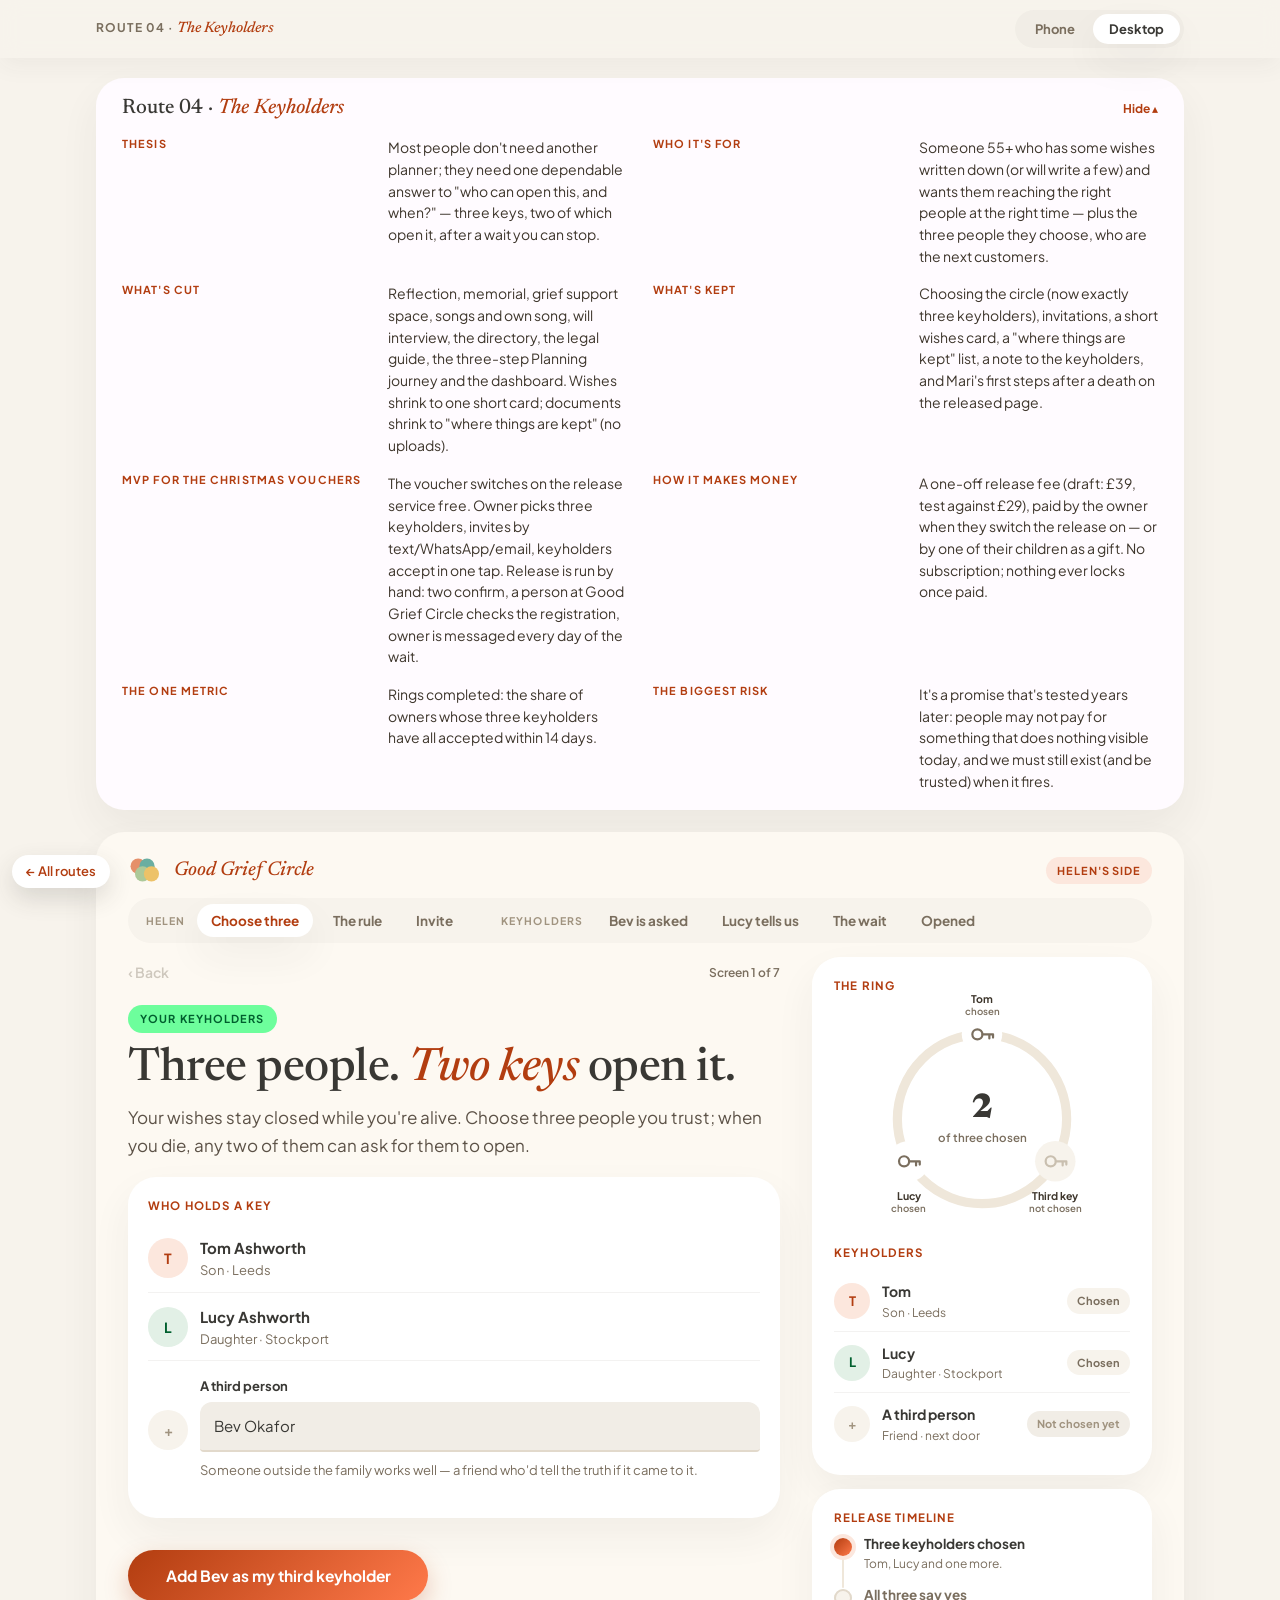
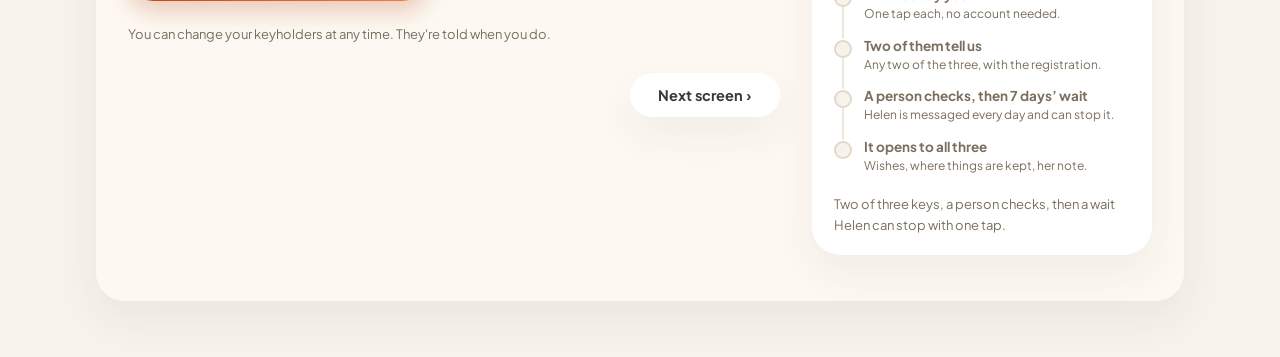
<file: routes/04-the-keyholders.html>
<!doctype html>
<html lang="en-GB">
<head>
<meta charset="utf-8">
<meta name="robots" content="noindex">
<link rel="manifest" href="manifest.webmanifest">
<link rel="apple-touch-icon" href="apple-touch-icon.png">
<meta name="theme-color" content="#FFFBFF">
<meta name="apple-mobile-web-app-capable" content="yes">
<meta name="apple-mobile-web-app-title" content="GGC Routes">
<meta name="viewport" content="width=device-width, initial-scale=1, viewport-fit=cover">
<title>The Keyholders</title>
<link rel="preconnect" href="https://fonts.googleapis.com">
<link rel="preconnect" href="https://fonts.gstatic.com" crossorigin>
<link href="https://fonts.googleapis.com/css2?family=Newsreader:ital,opsz,wght@0,6..72,500;0,6..72,800;1,6..72,500&family=Plus+Jakarta+Sans:wght@400;500;600;700&display=swap" rel="stylesheet">
<style>
:root{
  --page:#FDF9F2; --surface:#FFFBFF; --nest:#F7F3EC; --card:#FFFFFF; --field:#F1EDE6;
  --ink:#393834; --text:#3E362C; --muted:#5C5247; --soft:#7A6E5E; --faint:#A0937F;
  --accent:#F26B3C; --deep:#B23D10; --glow:#FF794A; --grad:linear-gradient(135deg,#B23D10 0%,#FF794A 100%);
  --sun:#FFC965; --onSun:#5F4200; --mint:#6DFE9C; --onMint:#005F2E; --green:#2F8B62;
  --tA:#FCE7DD; --tG:#E2F0E6; --tS:#FFF1D2;
  --lift:0 18px 40px rgba(57,56,52,.06); --sunglow:0 24px 48px -12px rgba(178,61,16,.14); --btn:0 10px 24px rgba(178,61,16,.26);
  --serif:'Newsreader',Georgia,serif; --sans:'Plus Jakarta Sans',-apple-system,system-ui,sans-serif;
}
*{box-sizing:border-box}
html,body{margin:0}
body{background:#F7F3EC;color:var(--text);font-family:var(--sans);font-size:15.5px;line-height:1.6;-webkit-font-smoothing:antialiased}
button{font-family:inherit;cursor:pointer}
.wrap{max-width:420px;margin:0 auto;padding:16px 16px 40px}

/* route card */
.route{background:var(--surface);border-radius:28px;box-shadow:var(--lift);padding:18px 20px;margin-bottom:18px}
.route summary{list-style:none;cursor:pointer;display:flex;align-items:center;justify-content:space-between;gap:10px}
.route summary::-webkit-details-marker{display:none}
.route .rt{font-family:var(--serif);font-weight:500;font-size:21px;color:var(--ink);margin:0;line-height:1.2}
.route .rt em{color:var(--deep)}
.route .tog{font-size:12px;font-weight:700;color:var(--deep);white-space:nowrap}
.route[open] .tog .o{display:none}.route:not([open]) .tog .c{display:none}
.route dl{margin:14px 0 0;display:grid;gap:10px}
.route dt{font-size:11px;font-weight:700;letter-spacing:.1em;text-transform:uppercase;color:var(--deep)}
.route dd{margin:2px 0 0;font-size:14px;line-height:1.55;color:var(--text)}

/* phone */
.phone{background:var(--page);border-radius:34px;box-shadow:0 30px 60px -20px rgba(57,56,52,.18);overflow:hidden;min-height:760px;display:flex;flex-direction:column}
.bar{display:flex;align-items:center;justify-content:space-between;padding:16px 18px 6px;gap:8px}
.logo{display:flex;align-items:center;gap:8px}
.logo span{font-family:var(--serif);font-style:italic;font-weight:500;font-size:17px;color:var(--deep);white-space:nowrap}
.who{font-size:11px;font-weight:700;letter-spacing:.08em;text-transform:uppercase;border-radius:99px;padding:5px 11px;white-space:nowrap}
.who.owner{background:var(--tA);color:var(--deep)}
.who.kh{background:var(--tG);color:var(--onMint)}
.nav{display:flex;align-items:center;justify-content:space-between;padding:4px 18px 0}
.back{background:none;border:none;color:var(--soft);font-weight:600;font-size:14px;padding:6px 0}
.back[disabled]{opacity:.35;cursor:default}
.count{font-size:12px;font-weight:600;color:var(--soft)}
.dots{display:flex;gap:5px}
.dots i{width:6px;height:6px;border-radius:99px;background:#E4DCCE;display:block}
.dots i.on{background:var(--accent);width:18px}

.screen{display:none;padding:10px 20px 28px;flex:1}
.screen.on{display:block;animation:fade .35s ease}
@keyframes fade{from{opacity:0;transform:translateY(6px)}to{opacity:1;transform:none}}

.chip{display:inline-block;font-size:11px;font-weight:700;letter-spacing:.1em;text-transform:uppercase;color:var(--onMint);background:var(--mint);border-radius:99px;padding:5px 12px;margin:8px 0 12px}
h1{font-family:var(--serif);font-weight:500;font-size:34px;line-height:1.08;letter-spacing:-.5px;color:var(--ink);margin:0 0 10px}
h1 em{font-style:italic;color:var(--deep)}
h1 b{font-weight:800}
h2{font-family:var(--serif);font-weight:500;font-size:22px;line-height:1.2;color:var(--ink);margin:0 0 6px}
.lead{color:var(--muted);margin:0 0 18px;font-size:15.5px;line-height:1.65}
.small{font-size:13px;color:var(--soft);line-height:1.55}
.eyebrow{font-size:11.5px;font-weight:700;letter-spacing:.1em;text-transform:uppercase;color:var(--deep);margin:0 0 8px}

.card{background:var(--card);border-radius:28px;box-shadow:var(--lift);padding:20px;margin:0 0 14px}
.nest{background:var(--nest);border-radius:20px;padding:14px 16px;margin:0 0 12px}
.radiant{background:var(--grad);color:#fff;border-radius:28px;padding:22px;box-shadow:var(--sunglow);margin:0 0 14px}
.radiant h2{color:#fff}
.radiant p{color:rgba(255,255,255,.9);margin:0}
.radiant .eyebrow{color:#FFE3D4}

.btn{display:block;width:100%;border:none;border-radius:999px;padding:16px 22px;font-size:15.5px;font-weight:700;background:var(--grad);color:#fff;box-shadow:var(--btn);margin:18px 0 10px}
.btn.done{background:var(--green);box-shadow:none}
.btn2{display:block;width:100%;border:none;border-radius:999px;padding:13px 20px;font-size:14.5px;font-weight:700;background:#fff;color:var(--ink);box-shadow:var(--lift)}
.link{background:none;border:none;color:#B23A0E;font-weight:600;font-size:14px;padding:6px 0}
.pills{display:flex;flex-wrap:wrap;gap:8px}
.pill{border:none;border-radius:999px;padding:10px 16px;font-size:13.5px;font-weight:700;background:#fff;color:var(--soft);box-shadow:var(--lift)}
.pill.on{background:var(--sun);color:var(--onSun);box-shadow:none}

/* the ring */
.ringwrap{position:relative;width:250px;height:250px;margin:6px auto 14px}
.ringwrap svg{display:block;width:100%;height:100%;overflow:visible}
.key{transition:all .5s ease}
.k-ghost .kbg{fill:var(--nest)}
.k-ghost .kglyph{stroke:#C9BFAF}
.k-chosen .kbg{fill:#fff}
.k-chosen .kglyph{stroke:var(--soft)}
.k-held .kbg{fill:var(--sun)}
.k-held .kglyph{stroke:var(--onSun)}
.k-lit .kbg{fill:url(#kg)}
.k-lit .kglyph{stroke:#fff}
.k-lit .halo{opacity:.55}
.halo{opacity:0;transition:opacity .6s}
.ringlabel{font-family:var(--sans);font-size:11.5px;font-weight:700;fill:var(--text)}
.ringsub{font-family:var(--sans);font-size:10.5px;font-weight:600;fill:var(--soft)}
.centre{position:absolute;inset:0;display:flex;flex-direction:column;align-items:center;justify-content:center;pointer-events:none;text-align:center}
.centre b{font-family:var(--serif);font-weight:800;font-size:34px;color:var(--ink);line-height:1}
.centre span{font-size:11.5px;font-weight:600;color:var(--soft);max-width:110px;line-height:1.35;margin-top:4px}

/* lists */
.person{display:flex;align-items:center;gap:12px;padding:12px 0}
.person+.person{box-shadow:0 -1px 0 rgba(188,185,179,.18)}
.av{width:40px;height:40px;border-radius:99px;display:flex;align-items:center;justify-content:center;font-weight:700;font-size:14px;flex:none}
.person .nm{font-weight:700;color:var(--ink);font-size:15px}
.person .rl{font-size:13px;color:var(--soft)}
.person .st{margin-left:auto;font-size:11.5px;font-weight:700;border-radius:99px;padding:4px 10px;white-space:nowrap}
.st.held{background:var(--tS);color:var(--onSun)}
.st.wait{background:var(--nest);color:var(--soft)}
.st.lit{background:var(--tA);color:var(--deep)}
.cols{display:grid;grid-template-columns:1fr 1fr;gap:10px}
.cols .nest{margin:0}
.cols ul{margin:6px 0 0;padding:0 0 0 16px;font-size:13.5px;line-height:1.5;color:var(--text)}
.cols li+li{margin-top:5px}
.field{width:100%;border:none;border-bottom:2px solid #E2D9CB;background:var(--field);border-radius:12px 12px 4px 4px;padding:12px 14px;font:inherit;font-size:15px;color:var(--ink);margin:4px 0 12px}
.field:focus{outline:none;border-bottom-color:var(--accent);background:#fff}
label.lb{font-size:13px;font-weight:700;color:var(--ink)}
.steps{list-style:none;margin:0;padding:0;counter-reset:s}
.steps li{display:flex;gap:12px;padding:10px 0}
.steps li::before{counter-increment:s;content:counter(s);font-family:var(--serif);font-style:italic;font-size:26px;color:var(--deep);line-height:1;width:20px;flex:none}
.steps b{display:block;color:var(--ink);font-size:14.5px}
.steps span{font-size:13.5px;color:var(--muted)}
.note{background:var(--tS);border-radius:18px;padding:13px 15px;font-size:13.5px;line-height:1.55;color:#5F4200;margin:0 0 12px}
.note.g{background:var(--tG);color:#1F5A40}
.note.w{background:var(--tA);color:#7A3A1C}
.bubble{background:#fff;border-radius:22px 22px 22px 6px;box-shadow:var(--lift);padding:16px 18px;font-size:14.5px;line-height:1.6;color:var(--text);margin:0 0 14px}
.bubble .from{font-size:12px;font-weight:700;color:var(--soft);margin-bottom:6px}
.timer{display:flex;gap:8px;margin:14px 0 4px}
.timer div{flex:1;background:rgba(255,255,255,.18);border-radius:16px;padding:10px 4px;text-align:center}
.timer b{display:block;font-family:var(--serif);font-weight:800;font-size:26px;line-height:1}
.timer small{font-size:11px;font-weight:600;opacity:.9}
.ownerbox{background:var(--ink);color:#F6EFE3;border-radius:24px;padding:18px;margin:0 0 14px}
.ownerbox .eyebrow{color:var(--sun)}
.ownerbox p{margin:0 0 12px;font-size:14px;line-height:1.55;color:#E9E1D3}
.ownerbox button{border:none;border-radius:999px;padding:12px 18px;font-weight:700;font-size:14px;background:var(--sun);color:var(--onSun)}
.hide{display:none!important}
.wish{padding:12px 0}
.wish+.wish{box-shadow:0 -1px 0 rgba(188,185,179,.18)}
.wish .q{font-size:12px;font-weight:700;color:var(--soft);text-transform:uppercase;letter-spacing:.06em}
.wish .a{font-family:var(--serif);font-size:18px;line-height:1.35;color:var(--ink);margin-top:3px}
.foot{padding:0 20px 22px}

/* ---- view switch (Phone / Desktop) ---- */
.viewbar{position:sticky;top:0;z-index:20;background:rgba(247,243,236,.92);-webkit-backdrop-filter:blur(10px);backdrop-filter:blur(10px);box-shadow:0 8px 24px rgba(57,56,52,.05)}
.viewbar .in{max-width:1120px;margin:0 auto;padding:10px 16px;display:flex;align-items:center;justify-content:space-between;gap:12px}
.viewbar .lbl{font-size:12px;font-weight:700;letter-spacing:.08em;text-transform:uppercase;color:var(--soft);white-space:nowrap;overflow:hidden;text-overflow:ellipsis}
.viewbar .lbl em{font-family:var(--serif);font-style:italic;font-weight:500;font-size:15px;letter-spacing:0;text-transform:none;color:var(--deep)}
.vt{display:flex;background:var(--field);border-radius:999px;padding:4px;gap:2px;flex:none}
.vt button{border:none;background:none;border-radius:999px;padding:7px 16px;font-size:13px;font-weight:700;color:var(--soft)}
.vt button[aria-pressed="true"]{background:#fff;color:var(--ink);box-shadow:var(--lift)}
@media (max-width:599px){.viewbar{display:none}}
.tabs,.side{display:none}
.ringdefs{position:absolute;width:0;height:0;overflow:hidden}

/* ---- desktop web-app layout ---- */
html.view-desktop .wrap{max-width:1120px;padding:20px 16px 56px}
html.view-desktop .route{padding:18px 26px;margin-bottom:22px}
html.view-desktop .route dl{grid-template-columns:repeat(4,minmax(0,1fr));gap:14px 26px}
html.view-desktop .phone{display:grid;grid-template-columns:minmax(0,1fr) 340px;grid-template-areas:"bar bar" "tabs tabs" "nav side" "main side" "foot side";grid-template-rows:auto auto auto auto 1fr;column-gap:32px;align-items:start;border-radius:28px;min-height:0;padding:0 32px 32px;box-shadow:var(--lift);overflow:visible}
html.view-desktop .bar{grid-area:bar;padding:22px 0 12px}
html.view-desktop .logo span{font-size:20px}
html.view-desktop .logo svg{width:38px;height:28px}
html.view-desktop .tabs{grid-area:tabs;display:flex;flex-wrap:wrap;align-items:center;gap:6px;background:var(--nest);border-radius:999px;padding:6px;margin:0 0 14px}
.tabs .tg{font-size:10.5px;font-weight:700;letter-spacing:.1em;text-transform:uppercase;color:var(--faint);padding:0 6px 0 12px}
.tabs .tg+button{margin-left:0}
.tabs .sep{width:10px}
.tabs button{border:none;background:none;border-radius:999px;padding:8px 14px;font-size:13.5px;font-weight:700;color:var(--soft);white-space:nowrap}
.tabs button:hover{color:var(--ink)}
.tabs button.on{background:#fff;color:var(--deep);box-shadow:var(--lift)}
.tabs button.past{color:var(--text)}
html.view-desktop .nav{grid-area:nav;padding:0 0 4px}
html.view-desktop .dots{display:none}
html.view-desktop .screen{grid-area:main;padding:6px 0 10px;min-width:0}
html.view-desktop .foot{grid-area:foot;padding:6px 0 0;display:flex;justify-content:flex-end}
html.view-desktop .foot .btn2{width:auto;display:inline-block;padding:13px 28px}
html.view-desktop .screen .ringwrap{display:none}
html.view-desktop h1{font-size:46px;line-height:1.05;max-width:16em}
html.view-desktop .lead{font-size:17px;max-width:40em}
html.view-desktop .btn{display:inline-block;width:auto;min-width:300px;padding:16px 34px}
html.view-desktop .btn2{display:inline-block;width:auto;padding:14px 28px;margin-left:8px}
html.view-desktop .screen p.small[style*="center"]{text-align:left!important}
html.view-desktop .dgrid{display:grid;grid-template-columns:repeat(2,minmax(0,1fr));gap:16px;align-items:start;margin:0 0 14px}
html.view-desktop .dgrid>*{margin:0}
html.view-desktop .dgrid .bubble{margin:0}
html.view-desktop .radiant{padding:26px 30px}
html.view-desktop .ownerbox{display:flex;align-items:center;gap:20px;padding:20px 24px}
html.view-desktop .ownerbox p{margin:0;flex:1}
html.view-desktop .ownerbox .eyebrow{flex:none;max-width:120px}
html.view-desktop .ownerbox button{flex:none}
html.view-desktop .side{grid-area:side;display:block;position:sticky;top:74px;margin-top:0}
.side .card{padding:20px 22px}
.side .ringwrap{width:230px;height:230px;margin:2px auto 10px}
.side .person{padding:10px 0}
.side .av{width:36px;height:36px;font-size:13px}
.side .person .nm{font-size:14px}
.side .person .rl{font-size:12px}
.side .st{font-size:11px}
.st.lit2{background:var(--grad);color:#fff}
.st.no{background:var(--field);color:var(--faint)}
.tl{list-style:none;margin:4px 0 6px;padding:0;position:relative}
.tl li{position:relative;padding:0 0 14px 30px}
.tl li::before{content:"";position:absolute;left:8px;top:20px;bottom:-2px;width:2px;border-radius:2px;background:#EFE7DA}
.tl li:last-child::before{display:none}
.tl li.done::before{background:var(--green);opacity:.45}
.tl .mk{position:absolute;left:0;top:2px;width:18px;height:18px;border-radius:99px;background:var(--nest);box-shadow:inset 0 0 0 2px #E2D9CB;display:flex;align-items:center;justify-content:center;font-size:10px;font-weight:700;color:#fff}
.tl li.done .mk{background:var(--green);box-shadow:none}
.tl li.now .mk{background:var(--grad);box-shadow:0 0 0 4px var(--tA)}
.tl li.stop .mk{background:var(--sun);box-shadow:0 0 0 4px var(--tS)}
.tl b{display:block;font-size:13.5px;color:var(--ink);line-height:1.35}
.tl span{display:block;font-size:12px;color:var(--soft);line-height:1.45;margin-top:1px}
.tl li.todo b{color:var(--soft)}
/* inside the coordinator's viewer iframe: product only, the viewer owns the frame and the view class */
html.framed .viewbar,html.framed .route{display:none!important}
html.framed body{background:var(--page)}
html.framed.view-desktop .side{top:16px}
html.framed.view-phone .wrap{max-width:none;padding:0}
html.framed.view-phone .phone{border-radius:0;box-shadow:none;min-height:100vh}
@media (max-width:1180px){html.view-desktop .phone{grid-template-columns:minmax(0,1fr) 300px;column-gap:24px;padding:0 24px 24px}html.view-desktop h1{font-size:40px}}
@media (max-width:899px){
  html.view-desktop .phone{grid-template-columns:minmax(0,1fr);grid-template-areas:"bar" "tabs" "nav" "main" "foot" "side"}
  html.view-desktop .side{position:static;margin-top:18px}
  html.view-desktop .route dl{grid-template-columns:repeat(2,minmax(0,1fr))}
  html.view-desktop .dgrid{grid-template-columns:minmax(0,1fr)}
}
</style>
<script>(function(){var f;try{f=window.self!==window.top}catch(e){f=true}document.documentElement.className=(window.innerWidth>=900?'view-desktop':'view-phone')+(f?' framed':'');})();</script>
</head>
<body>
<svg class="ringdefs" aria-hidden="true" focusable="false"><defs><linearGradient id="kg" x1="0" y1="0" x2="1" y2="1"><stop offset="0" stop-color="#B23D10"/><stop offset="1" stop-color="#FF794A"/></linearGradient><radialGradient id="hg"><stop offset="0" stop-color="#FF794A" stop-opacity=".6"/><stop offset="1" stop-color="#FF794A" stop-opacity="0"/></radialGradient></defs></svg>
<div class="viewbar"><div class="in">
  <span class="lbl">Route 04 · <em>The Keyholders</em></span>
  <div class="vt" role="group" aria-label="Preview as">
    <button type="button" data-view="phone" aria-pressed="false">Phone</button>
    <button type="button" data-view="desktop" aria-pressed="false">Desktop</button>
  </div>
</div></div>
<div class="wrap">

<details class="route" id="route">
  <summary><p class="rt">Route 04 · <em>The Keyholders</em></p><span class="tog"><span class="o">Show the route ▾</span><span class="c">Hide ▴</span></span></summary>
  <dl>
    <dt>Thesis</dt><dd>Most people don't need another planner; they need one dependable answer to "who can open this, and when?" — three keys, two of which open it, after a wait you can stop.</dd>
    <dt>Who it's for</dt><dd>Someone 55+ who has some wishes written down (or will write a few) and wants them reaching the right people at the right time — plus the three people they choose, who are the next customers.</dd>
    <dt>What's cut</dt><dd>Reflection, memorial, grief support space, songs and own song, will interview, the directory, the legal guide, the three-step Planning journey and the dashboard. Wishes shrink to one short card; documents shrink to "where things are kept" (no uploads).</dd>
    <dt>What's kept</dt><dd>Choosing the circle (now exactly three keyholders), invitations, a short wishes card, a "where things are kept" list, a note to the keyholders, and Mari's first steps after a death on the released page.</dd>
    <dt>MVP for the Christmas vouchers</dt><dd>The voucher switches on the release service free. Owner picks three keyholders, invites by text/WhatsApp/email, keyholders accept in one tap. Release is run by hand: two confirm, a person at Good Grief Circle checks the registration, owner is messaged every day of the wait.</dd>
    <dt>How it makes money</dt><dd>A one-off release fee (draft: £39, test against £29), paid by the owner when they switch the release on — or by one of their children as a gift. No subscription; nothing ever locks once paid.</dd>
    <dt>The one metric</dt><dd>Rings completed: the share of owners whose three keyholders have all accepted within 14 days.</dd>
    <dt>The biggest risk</dt><dd>It's a promise that's tested years later: people may not pay for something that does nothing visible today, and we must still exist (and be trusted) when it fires.</dd>
  </dl>
</details>

<div class="phone">
  <div class="bar">
    <div class="logo">
      <svg width="30" height="22" viewBox="0 0 60 44" aria-hidden="true"><g opacity=".82"><circle cx="16" cy="16" r="12" fill="#e07a4d"/><circle cx="30" cy="16" r="12" fill="#4a9e90"/><circle cx="23" cy="28" r="12" fill="#9cbf86"/><circle cx="37" cy="28" r="12" fill="#eab64a"/></g></svg>
      <span>Good Grief Circle</span>
    </div>
    <span class="who owner" id="who">Helen's side</span>
  </div>
  <div class="tabs" id="tabs" role="navigation" aria-label="Screens">
    <span class="tg">Helen</span><button type="button" data-go="0">Choose three</button><button type="button" data-go="1">The rule</button><button type="button" data-go="2">Invite</button>
    <span class="sep"></span><span class="tg">Keyholders</span><button type="button" data-go="3">Bev is asked</button><button type="button" data-go="4">Lucy tells us</button><button type="button" data-go="5">The wait</button><button type="button" data-go="6">Opened</button>
  </div>
  <div class="nav">
    <button class="back" id="back" aria-label="Back">‹ Back</button>
    <div class="dots" id="dots"></div>
    <span class="count" id="count">Screen 1 of 7</span>
  </div>

  <!-- 1 · choose three -->
  <section class="screen on" data-who="owner">
    <span class="chip">Your keyholders</span>
    <h1>Three people. <em>Two keys</em> open it.</h1>
    <p class="lead">Your wishes stay closed while you're alive. Choose three people you trust; when you die, any two of them can ask for them to open.</p>
    <div class="ringwrap" data-ring="1"></div>
    <div class="card" id="pickList">
      <p class="eyebrow">Who holds a key</p>
      <div class="person"><div class="av" style="background:var(--tA);color:var(--deep)">T</div><div><div class="nm">Tom Ashworth</div><div class="rl">Son · Leeds</div></div></div>
      <div class="person"><div class="av" style="background:var(--tG);color:var(--onMint)">L</div><div><div class="nm">Lucy Ashworth</div><div class="rl">Daughter · Stockport</div></div></div>
      <div class="person" id="third"><div class="av" style="background:var(--nest);color:var(--faint)">+</div><div style="flex:1;min-width:0">
        <div id="thirdForm">
          <label class="lb" for="kname">A third person</label>
          <input class="field" id="kname" value="Bev Okafor" autocomplete="off">
          <div class="small" style="margin:-4px 0 6px">Someone outside the family works well — a friend who'd tell the truth if it came to it.</div>
        </div>
      </div></div>
    </div>
    <button class="btn" id="addThird">Add Bev as my third keyholder</button>
    <p class="small" style="text-align:center">You can change your keyholders at any time. They're told when you do.</p>
  </section>

  <!-- 2 · the rule, now vs later -->
  <section class="screen" data-who="owner">
    <span class="chip">The rule</span>
    <h1>What they see <em>now</em>, and what they see later.</h1>
    <p class="lead">Being a keyholder is quiet. Nothing of yours is visible to them until two of them confirm you've died and the wait has passed.</p>
    <div class="cols" style="margin-bottom:14px">
      <div class="nest"><p class="eyebrow" style="margin:0">Now</p><ul><li>That you chose them</li><li>Who the other two are</li><li>How the release works</li></ul></div>
      <div class="nest" style="background:var(--tS)"><p class="eyebrow" style="margin:0;color:var(--onSun)">After release</p><ul><li>Your wishes for the farewell</li><li>Where things are kept</li><li>Your note to them</li></ul></div>
    </div>
    <div class="dgrid">
    <div class="card">
      <h2>How long should the wait be?</h2>
      <p class="small" style="margin:0 0 12px">After two keyholders confirm, we wait this long and message you every day. If you're alive and well, one tap stops it.</p>
      <div class="pills" id="waitPills">
        <button class="pill" data-d="3">3 days</button><button class="pill on" data-d="7">7 days</button><button class="pill" data-d="14">14 days</button><button class="pill" data-d="30">30 days</button>
      </div>
    </div>
    <div class="card">
      <p class="eyebrow">What's behind the keys</p>
      <div class="person"><div class="av" style="background:var(--tA);color:var(--deep)">♡</div><div><div class="nm">Wishes for the farewell</div><div class="rl">5 answered</div></div></div>
      <div class="person"><div class="av" style="background:var(--tG);color:var(--onMint)">⌂</div><div><div class="nm">Where things are kept</div><div class="rl">6 places noted</div></div></div>
      <div class="person"><div class="av" style="background:var(--tS);color:var(--onSun)">✉</div><div><div class="nm">A note to the three of them</div><div class="rl">Written 2 Dec</div></div></div>
    </div>
    </div>
    <div class="note"><b>Not a legal will.</b> This tells the people you trust what you'd like and where to look. It can't decide who inherits — for that you need a will. Write down where yours is kept, so they can find it.</div>
    <button class="btn" data-next>Keep 7 days</button>
  </section>

  <!-- 3 · invite + switch on release (paid) -->
  <section class="screen" data-who="owner">
    <span class="chip">Invitations</span>
    <h1>Ask them <em>in your own words.</em></h1>
    <p class="lead">Each keyholder gets a short message from you and one link. They say yes in a tap — no account needed until it matters.</p>
    <div class="dgrid">
    <div class="bubble"><div class="from">To Bev · by WhatsApp</div><span id="msg" contenteditable="true" spellcheck="false">Bev, I've written down a few things for when I go — what I'd like, and where the paperwork is. Would you be one of the three people who can open it? Tom and Lucy are the other two. Love, H x</span></div>
    <div class="card">
      <div class="person"><div class="av" style="background:var(--tA);color:var(--deep)">T</div><div><div class="nm">Tom</div><div class="rl">Said yes · 3 Dec</div></div><span class="st held">Holds a key</span></div>
      <div class="person"><div class="av" style="background:var(--tG);color:var(--onMint)">L</div><div><div class="nm">Lucy</div><div class="rl">Said yes · 3 Dec</div></div><span class="st held">Holds a key</span></div>
      <div class="person"><div class="av" style="background:var(--nest);color:var(--soft)">B</div><div><div class="nm">Bev</div><div class="rl" id="bevRl">Not sent yet</div></div><span class="st wait" id="bevSt">Waiting</span></div>
    </div>
    </div>
    <div class="radiant">
      <p class="eyebrow">The release · one-off</p>
      <h2>£39, once. Your Christmas voucher covers it.</h2>
      <p>We keep the promise for as long as you need it: a person on our team checks every release before anything opens. No yearly fee, and nothing ever locks.</p>
    </div>
    <button class="btn" id="sendBev">Send Bev's invitation</button>
    <p class="small" style="text-align:center">Voucher GGC-XMAS-0417 applied · you won't be charged</p>
  </section>

  <!-- 4 · keyholder: Bev receives -->
  <section class="screen" data-who="kh" data-name="Bev's side">
    <span class="chip">You've been asked</span>
    <h1>Helen would like you to <em>hold a key.</em></h1>
    <div class="dgrid">
    <div class="bubble"><div class="from">From Helen Ashworth</div><span id="msgIn">Bev, I've written down a few things for when I go — what I'd like, and where the paperwork is. Would you be one of the three people who can open it? Tom and Lucy are the other two. Love, H x</span></div>
    <div class="card">
      <p class="eyebrow">What it means</p>
      <ol class="steps">
        <li><div><b>Nothing, for now</b><span>You won't see her wishes today. You just hold a key.</span></div></li>
        <li><div><b>If Helen dies, tell us</b><span>When two of the three of you have told us, we check, then wait 7 days. Helen is messaged every day of that wait.</span></div></li>
        <li><div><b>Then it opens</b><span>Her wishes, where things are kept and her note to you open to all three keyholders at once.</span></div></li>
      </ol>
    </div>
    </div>
    <p class="small">You don't need a password or an account to say yes. We'll only write to you if Helen changes something, or once a year to check this number still reaches you.</p>
    <button class="btn" id="bevYes">Yes, I'll hold a key</button>
    <button class="btn2" id="bevNo">I'd rather not — tell Helen kindly</button>
    <p class="small hide" id="bevNoMsg" style="margin-top:10px;text-align:center">That's alright. We'll let Helen know you'd rather not, without making it a thing, so she can ask someone else.</p>
  </section>

  <!-- 5 · keyholder: Lucy tells us -->
  <section class="screen" data-who="kh" data-name="Lucy's side">
    <span class="chip" style="background:var(--tA);color:var(--deep)">Three years later</span>
    <h1>We're <em>so sorry,</em> Lucy.</h1>
    <p class="lead">If your mum has died, you can tell us here. Nothing opens yet — first another keyholder confirms, and we check.</p>
    <div class="ringwrap" data-ring="5"></div>
    <div class="card" id="lucyForm">
      <label class="lb" for="dod">Date Helen died</label>
      <input class="field" id="dod" value="14 March 2029">
      <label class="lb">The death certificate or registration reference</label>
      <div class="pills" style="margin:6px 0 4px"><button class="pill on">I'll add it later</button><button class="pill">Add a photo now</button></div>
      <p class="small" style="margin:6px 0 0">Register the death within five days in England &amp; Wales. You'll receive the certificates needed for almost everything that follows. We need one before anything opens.</p>
    </div>
    <button class="btn" id="lucyConfirm">Tell Good Grief Circle</button>
    <div class="note g hide" id="lucyDone">Thank you. We've let Tom and Bev know gently, and asked one of them to confirm. You don't need to do anything else today.</div>
    <div class="note w"><b>If today is too much</b>, Samaritans listen any time of day or night: call free on <b>116 123</b>. Cruse Bereavement Support is there too.</div>
  </section>

  <!-- 6 · two keys + waiting + owner can stop -->
  <section class="screen" data-who="kh" data-name="The wait">
    <span class="chip">Two of three</span>
    <h1>Two keys turned. <em>Now we wait.</em></h1>
    <div class="ringwrap" data-ring="6"></div>
    <div class="dgrid">
    <div class="radiant" id="waitPanel">
      <p class="eyebrow">Opens on 22 March, unless Helen stops it</p>
      <h2 style="margin:0">Waiting 7 days</h2>
      <div class="timer"><div><b>6</b><small>days</small></div><div><b>23</b><small>hours</small></div><div><b>41</b><small>mins</small></div></div>
    </div>
    <div class="note g hide" id="stoppedNote"><b>Helen stopped this.</b> Nothing has opened. Tom and Lucy have been told it was a mistake, and their keys are back as they were.</div>
    <div class="card">
      <p class="eyebrow">What's happening now</p>
      <ol class="steps">
        <li><div><b>Lucy and Tom confirmed</b><span>14 and 15 March</span></div></li>
        <li><div><b>A person at Good Grief Circle checks</b><span>We match the registration with the General Register Office before the wait ends.</span></div></li>
        <li><div><b>Helen is messaged every day</b><span>By text and email. Bev doesn't need to do anything.</span></div></li>
      </ol>
    </div>
    </div>
    <div class="ownerbox" id="ownerBox">
      <p class="eyebrow">What Helen sees, if she's here</p>
      <p>"Tom and Lucy have asked to open your plan. If you're alive and well, stop this now — nothing has been shown to anyone."</p>
      <button id="stopIt">I'm here — stop this</button>
    </div>
  </section>

  <!-- 7 · released -->
  <section class="screen" data-who="kh" data-name="Lucy's side">
    <span class="chip">Opened 22 March</span>
    <h1>Your mum's wishes, <em>as she wrote them.</em></h1>
    <p class="lead">Tom, Bev and you can all see this now. Take it one thing at a time.</p>
    <div class="ringwrap" data-ring="7"></div>
    <div class="radiant">
      <p class="eyebrow">Her note to the three of you</p>
      <p style="font-family:var(--serif);font-size:19px;line-height:1.4;color:#fff">"Don't argue about the hymns. Have the do at the cricket club, put Bev in charge of the sandwiches, and go for a walk up Werneth Low afterwards. I loved you all very much. Mum (and H)."</p>
    </div>
    <div class="dgrid">
    <div class="card">
      <p class="eyebrow">Wishes for the farewell</p>
      <div class="wish"><div class="q">Burial or cremation</div><div class="a">Cremation, ashes scattered on Werneth Low.</div></div>
      <div class="wish"><div class="q">The service</div><div class="a">Short, not religious. Wear whatever you like.</div></div>
      <div class="wish"><div class="q">Who decides</div><div class="a">Lucy, with Tom.</div></div>
    </div>
    <div class="card">
      <p class="eyebrow">Where things are kept</p>
      <div class="wish"><div class="q">Will &amp; legal documents</div><div class="a">Grey box file, top of the spare-room wardrobe. The solicitor's card is clipped inside the lid.</div></div>
      <div class="wish"><div class="q">Insurance policies</div><div class="a">Funeral plan letter in the same box, blue folder.</div></div>
      <div class="wish"><div class="q">Digital accounts &amp; passwords</div><div class="a">Lucy is my Apple legacy contact. Nothing else is written down here, on purpose.</div></div>
    </div>
    </div>
    <div class="note"><b>Not a legal will.</b> These are Helen's wishes, not her will. Her will names the executor, who is responsible for her estate.</div>
    <div class="card">
      <p class="eyebrow">First steps</p>
      <ol class="steps">
        <li><div><b>Register the death</b><span>Within five days in England &amp; Wales.</span></div></li>
        <li><div><b>Tell the right people</b><span>The government's "Tell Us Once" service can notify most departments — tax, pensions, benefits — in a single step.</span></div></li>
        <li><div><b>Find the will &amp; wishes</b><span>A will names the executor who is responsible. Helen's is in the grey box file.</span></div></li>
      </ol>
    </div>
    <div class="note w">Samaritans: <b>116 123</b>, free, any time. Cruse Bereavement Support offers a free helpline and one-to-one support.</div>
  </section>

  <aside class="side" aria-label="The ring, keyholders and release timeline">
    <div class="card">
      <p class="eyebrow">The ring</p>
      <div class="ringwrap" id="sideRing" data-ring="1"></div>
      <p class="eyebrow" style="margin-top:4px">Keyholders</p>
      <div id="sideKh"></div>
    </div>
    <div class="card">
      <p class="eyebrow">Release timeline</p>
      <ol class="tl" id="sideTl"></ol>
      <p class="small" style="margin:0">Two of three keys, a person checks, then a wait Helen can stop with one tap.</p>
    </div>
  </aside>

  <div class="foot"><button class="btn2" id="next">Next screen ›</button></div>
</div>
</div>

<script>
(function(){
  var screens=[].slice.call(document.querySelectorAll('.screen'));
  var total=screens.length, cur=0;
  var who=document.getElementById('who'), count=document.getElementById('count'), dots=document.getElementById('dots');
  var back=document.getElementById('back'), next=document.getElementById('next');
  var S={third:false, bevInvited:false, bevYes:false, lucy:false, tom:false, stopped:false, wait:7};

  for(var i=0;i<total;i++){dots.appendChild(document.createElement('i'));}

  // open the route card on wide screens
  if(window.matchMedia && window.matchMedia('(min-width: 700px)').matches){document.getElementById('route').open=true;}

  // ---- the ring of three keys ----
  var people=[{n:'Tom',a:-90},{n:'Lucy',a:150},{n:'Bev',a:30}];
  function keyState(i,ring){
    if(ring===1){ if(i<2) return 'chosen'; return S.third?'chosen':'ghost'; }
    if(ring===5){ if(i===1 && S.lucy) return 'lit'; return 'held'; }
    if(ring===6){ if(S.stopped) return 'held'; if(i===1||i===0) return 'lit'; return 'held'; }
    if(ring===7){ return i===2?'held':'lit'; }
    if(ring===2){ if(i<2) return 'held'; return S.bevYes?'held':'chosen'; }
    return 'held';
  }
  function centre(ring){
    if(ring===1) return [S.third?'3':'2','of three chosen'];
    if(ring===5) return [S.lucy?'1':'0','of two needed'];
    if(ring===6) return S.stopped?['—','stopped by Helen']:['2','of two needed'];
    if(ring===7) return ['Open','to all three'];
    if(ring===2) return [S.bevYes?'3':'2','of three hold a key'];
    return ['',''];
  }
  function sub(i,st,ring){
    if(st==='ghost') return 'not chosen';
    if(st==='chosen') return 'chosen';
    if(st==='lit') return ring===7?'opened':'confirmed';
    return 'holds a key';
  }
  function keyGlyph(){
    return '<g class="kglyph" fill="none" stroke-width="2.4" stroke-linecap="round" stroke-linejoin="round"><circle cx="-5" cy="0" r="5.5"/><path d="M0.5 0 H12 M8 0 v4.5 M12 0 v3.5"/></g>';
  }
  function drawRing(el){
    var ring=+el.getAttribute('data-ring'), R=92, c=125;
    var svg='<svg viewBox="0 0 250 250" role="img" aria-label="Ring of three keyholders">';
    svg+='<circle cx="'+c+'" cy="'+c+'" r="'+R+'" fill="none" stroke="#EFE7DA" stroke-width="10"/>';
    // arcs light between lit keys
    var lit=people.map(function(p,i){return keyState(i,ring)==='lit';});
    for(var i=0;i<3;i++){
      var j=(i+1)%3;
      var a1=people[i].a*Math.PI/180, a2=people[j].a*Math.PI/180;
      if(lit[i]&&lit[j]){
        // arc going from a1 to a2 the short way
        var x1=c+R*Math.cos(a1),y1=c+R*Math.sin(a1),x2=c+R*Math.cos(a2),y2=c+R*Math.sin(a2);
        svg+='<path d="M'+x1+' '+y1+' A'+R+' '+R+' 0 0 0 '+x2+' '+y2+'" fill="none" stroke="url(#kg)" stroke-width="10" stroke-linecap="round"/>';
      }
    }
    if(ring===7){svg+='<circle cx="'+c+'" cy="'+c+'" r="'+R+'" fill="none" stroke="url(#kg)" stroke-width="10"/>';}
    people.forEach(function(p,i){
      var st=keyState(i,ring), a=p.a*Math.PI/180, x=c+R*Math.cos(a), y=c+R*Math.sin(a);
      var ly=y+(p.a===-90?-34:42);
      svg+='<g class="key k-'+st+'" transform="translate('+x+' '+y+')"><circle class="halo" r="34" fill="url(#hg)"/><circle class="kbg" r="22"/>'+keyGlyph()+'</g>';
      var nm=(i===2 && ring===1 && !S.third)?'Third key':p.n;
      svg+='<text class="ringlabel" x="'+x+'" y="'+ly+'" text-anchor="middle">'+nm+'</text><text class="ringsub" x="'+x+'" y="'+(ly+13)+'" text-anchor="middle">'+sub(i,st,ring)+'</text>';
    });
    svg+='</svg>';
    var ct=centre(ring);
    el.innerHTML=svg+'<div class="centre"><b>'+ct[0]+'</b><span>'+ct[1]+'</span></div>';
  }
  function drawAll(){[].forEach.call(document.querySelectorAll('[data-ring]'),drawRing);}

  function show(n){
    cur=Math.max(0,Math.min(total-1,n));
    screens.forEach(function(s,i){s.classList.toggle('on',i===cur);});
    var s=screens[cur], kh=s.getAttribute('data-who')==='kh';
    who.className='who '+(kh?'kh':'owner');
    who.textContent=kh?(s.getAttribute('data-name')||"Keyholder's side"):"Helen's side";
    count.textContent='Screen '+(cur+1)+' of '+total;
    [].forEach.call(dots.children,function(d,i){d.className=i===cur?'on':'';});
    back.disabled=cur===0;
    next.textContent=cur===total-1?'Start again ›':'Next screen ›';
    if(cur===3){document.getElementById("msgIn").textContent=document.getElementById("msg").textContent;}
    [].forEach.call(tabs,function(t){var g=+t.getAttribute('data-go');t.className=g===cur?'on':(g<cur?'past':'');if(g===cur)t.setAttribute('aria-current','step');else t.removeAttribute('aria-current');});
    side();
    window.scrollTo(0,0);
  }
  back.onclick=function(){show(cur-1);};
  next.onclick=function(){ if(cur===total-1){reset();show(0);} else show(cur+1); };
  [].forEach.call(document.querySelectorAll('[data-next]'),function(b){b.onclick=function(){show(cur+1);};});

  // 1 · add third
  var addThird=document.getElementById('addThird'), kname=document.getElementById('kname');
  kname.oninput=function(){var v=kname.value.trim().split(' ')[0]||'them';addThird.textContent='Add '+v+' as my third keyholder';};
  addThird.onclick=function(){
    if(S.third){show(1);return;}
    var v=kname.value.trim()||'Bev Okafor';
    people[2].n=v.split(' ')[0];
    S.third=true;
    document.getElementById('third').innerHTML='<div class="av" style="background:var(--tS);color:var(--onSun)">'+v.charAt(0).toUpperCase()+'</div><div><div class="nm"></div><div class="rl">Friend · next door</div></div>';
    document.querySelector('#third .nm').textContent=v;
    addThird.textContent='Next: how the release works';
    side();
  };

  // 2 · wait pills
  var waitBtn=document.querySelector('#waitPills').closest('.screen').querySelector('[data-next]');
  [].forEach.call(document.querySelectorAll('#waitPills .pill'),function(p){
    p.onclick=function(){
      [].forEach.call(document.querySelectorAll('#waitPills .pill'),function(q){q.classList.remove('on');});
      p.classList.add('on'); S.wait=+p.getAttribute('data-d'); waitBtn.textContent='Keep '+S.wait+' days'; side();
    };
  });

  // 3 · send invite
  var sendBev=document.getElementById('sendBev');
  sendBev.onclick=function(){
    if(S.bevInvited){show(3);return;}
    S.bevInvited=true;
    document.getElementById('bevRl').textContent='Sent just now by WhatsApp';
    document.getElementById('bevSt').textContent='Invited';
    sendBev.textContent='See what Bev receives';
    sendBev.classList.add('done');
    side();
  };

  // 4 · Bev says yes / no
  document.getElementById('bevYes').onclick=function(){
    if(S.bevYes){show(4);return;}
    S.bevYes=true; this.textContent='Done — you hold one of three keys'; this.classList.add('done'); side();
    document.getElementById('bevNo').classList.add('hide');
    var t=this; setTimeout(function(){t.textContent='See the day it’s needed ›';t.classList.remove('done');},1400);
  };
  document.getElementById('bevNo').onclick=function(){document.getElementById('bevNoMsg').classList.remove('hide');};

  // 5 · Lucy confirms
  document.getElementById('lucyConfirm').onclick=function(){
    if(S.lucy){show(5);return;}
    S.lucy=true; side();
    document.getElementById('lucyDone').classList.remove('hide');
    this.textContent='Next: when Tom confirms ›';
  };

  // 6 · owner can stop
  document.getElementById('stopIt').onclick=function(){
    S.stopped=!S.stopped;
    document.getElementById('waitPanel').classList.toggle('hide',S.stopped);
    document.getElementById('stoppedNote').classList.toggle('hide',!S.stopped);
    this.textContent=S.stopped?'Undo (prototype only)':'I’m here — stop this';
    side();
  };

  function reset(){
    S.lucy=false;S.stopped=false;
    document.getElementById('lucyDone').classList.add('hide');
    document.getElementById('lucyConfirm').textContent='Tell Good Grief Circle';
    document.getElementById('waitPanel').classList.remove('hide');
    document.getElementById('stoppedNote').classList.add('hide');
    document.getElementById('stopIt').textContent='I’m here — stop this';
  }

  // ---- desktop side panel: the ring, each keyholder's status, the release timeline ----
  var tabs=document.querySelectorAll('#tabs [data-go]');
  [].forEach.call(tabs,function(t){t.onclick=function(){show(+t.getAttribute('data-go'));};});
  var RING_FOR=[1,2,2,2,5,6,7];
  var roles=['Son · Leeds','Daughter · Stockport','Friend · next door'];
  var avs=[['var(--tA)','var(--deep)'],['var(--tG)','var(--onMint)'],['var(--tS)','var(--onSun)']];
  function esc(t){return String(t).replace(/[&<>"]/g,function(c){return {'&':'&amp;','<':'&lt;','>':'&gt;','"':'&quot;'}[c];});}
  function khStatus(i){
    var c=cur;
    if(c===6) return ['Can see it','lit'];
    if(c===5){ if(i===2) return ['Holds a key','held']; if(S.stopped) return ['Key back as it was','held']; return [i===0?'Confirmed 15 Mar':'Confirmed 14 Mar','lit2']; }
    if(c===4){ if(i===1&&S.lucy) return ['Confirmed 14 Mar','lit2']; return ['Holds a key','held']; }
    if(c===0){ if(i<2) return ['Chosen','wait']; return S.third?['Chosen','wait']:['Not chosen yet','no']; }
    if(i<2) return c===1?['Holds a key','held']:['Said yes · 3 Dec','held'];
    if(S.bevYes) return ['Said yes','held'];
    if(c===1) return ['Chosen','wait'];
    return S.bevInvited?['Invited','wait']:['Not asked yet','no'];
  }
  function phase(){
    var c=cur;
    if(c===0) return S.third?1:0;
    if(c<=2) return 1;
    if(c===3) return S.bevYes?2:1;
    if(c===4) return 2;
    if(c===5) return 3;
    return 5;
  }
  function side(){
    var r=document.getElementById('sideRing'); r.setAttribute('data-ring',RING_FOR[cur]);
    drawAll();
    var h='';
    people.forEach(function(p,i){
      var open3=(i===2&&!S.third), st=khStatus(i), nm=open3?'A third person':p.n;
      h+='<div class="person"><div class="av" style="background:'+(open3?'var(--nest)':avs[i][0])+';color:'+(open3?'var(--faint)':avs[i][1])+'">'+(open3?'+':esc(nm.charAt(0)))+'</div><div style="min-width:0"><div class="nm">'+esc(nm)+'</div><div class="rl">'+roles[i]+'</div></div><span class="st '+st[1]+'">'+st[0]+'</span></div>';
    });
    document.getElementById('sideKh').innerHTML=h;
    var P=phase(), d=S.wait;
    var steps=[
      ['Three keyholders chosen',S.third?'Tom, Lucy and '+esc(people[2].n)+'.':'Tom, Lucy and one more.'],
      ['All three say yes','One tap each, no account needed.'],
      ['Two of them tell us','Any two of the three, with the registration.'],
      ['A person checks, then '+d+' days\u2019 wait','Helen is messaged every day and can stop it.'],
      ['It opens to all three','Wishes, where things are kept, her note.']
    ];
    var t='';
    steps.forEach(function(s,i){
      var cls=i<P?'done':(i===P?'now':'todo'), mk=i<P?'\u2713':'';
      if(S.stopped&&cur===5){ if(i===3){cls='stop';s=['Stopped by Helen','Nothing opened. Keys are back as they were.'];} if(i===4){cls='todo';s=['Won\u2019t open','Unless two keyholders tell us again.'];} }
      t+='<li class="'+cls+'"><span class="mk">'+mk+'</span><b>'+s[0]+'</b><span>'+s[1]+'</span></li>';
    });
    document.getElementById('sideTl').innerHTML=t;
  }

  // ---- Phone / Desktop switch ----
  var root=document.documentElement, choice=null, vbtns=document.querySelectorAll('.vt [data-view]');
  function applyView(){
    if(root.classList.contains('framed')) return; // the viewer sets view-desktop / view-phone itself
    var w=window.innerWidth, v=w<600?'phone':(choice||(w>=900?'desktop':'phone'));
    root.classList.toggle('view-desktop',v==='desktop');
    root.classList.toggle('view-phone',v==='phone');
    [].forEach.call(vbtns,function(b){b.setAttribute('aria-pressed',b.getAttribute('data-view')===v?'true':'false');});
  }
  [].forEach.call(vbtns,function(b){b.onclick=function(){choice=b.getAttribute('data-view');applyView();drawAll();};});
  window.addEventListener('resize',applyView);
  applyView();

  show(0);
})();
</script>
<a id="ggc-all-routes" href="./" aria-label="All routes" style="position:fixed;z-index:9999;left:calc(12px + env(safe-area-inset-left,0px));
bottom:calc(12px + env(safe-area-inset-bottom,0px));font:600 13px/1 'Plus Jakarta Sans',-apple-system,sans-serif;
color:#B23D10;background:#FFFFFF;text-decoration:none;padding:10px 14px;border-radius:999px;
box-shadow:0 10px 24px rgba(57,56,52,.16)">&larr; All routes</a>
<script>try { if (window.self !== window.top) document.getElementById('ggc-all-routes').remove(); } catch (e) {}</script>
<script>if ('serviceWorker' in navigator && location.protocol === 'https:') {
  addEventListener('load', () => navigator.serviceWorker.register('sw.js').catch(() => {}));
}</script>
</body>
</html>
</file>
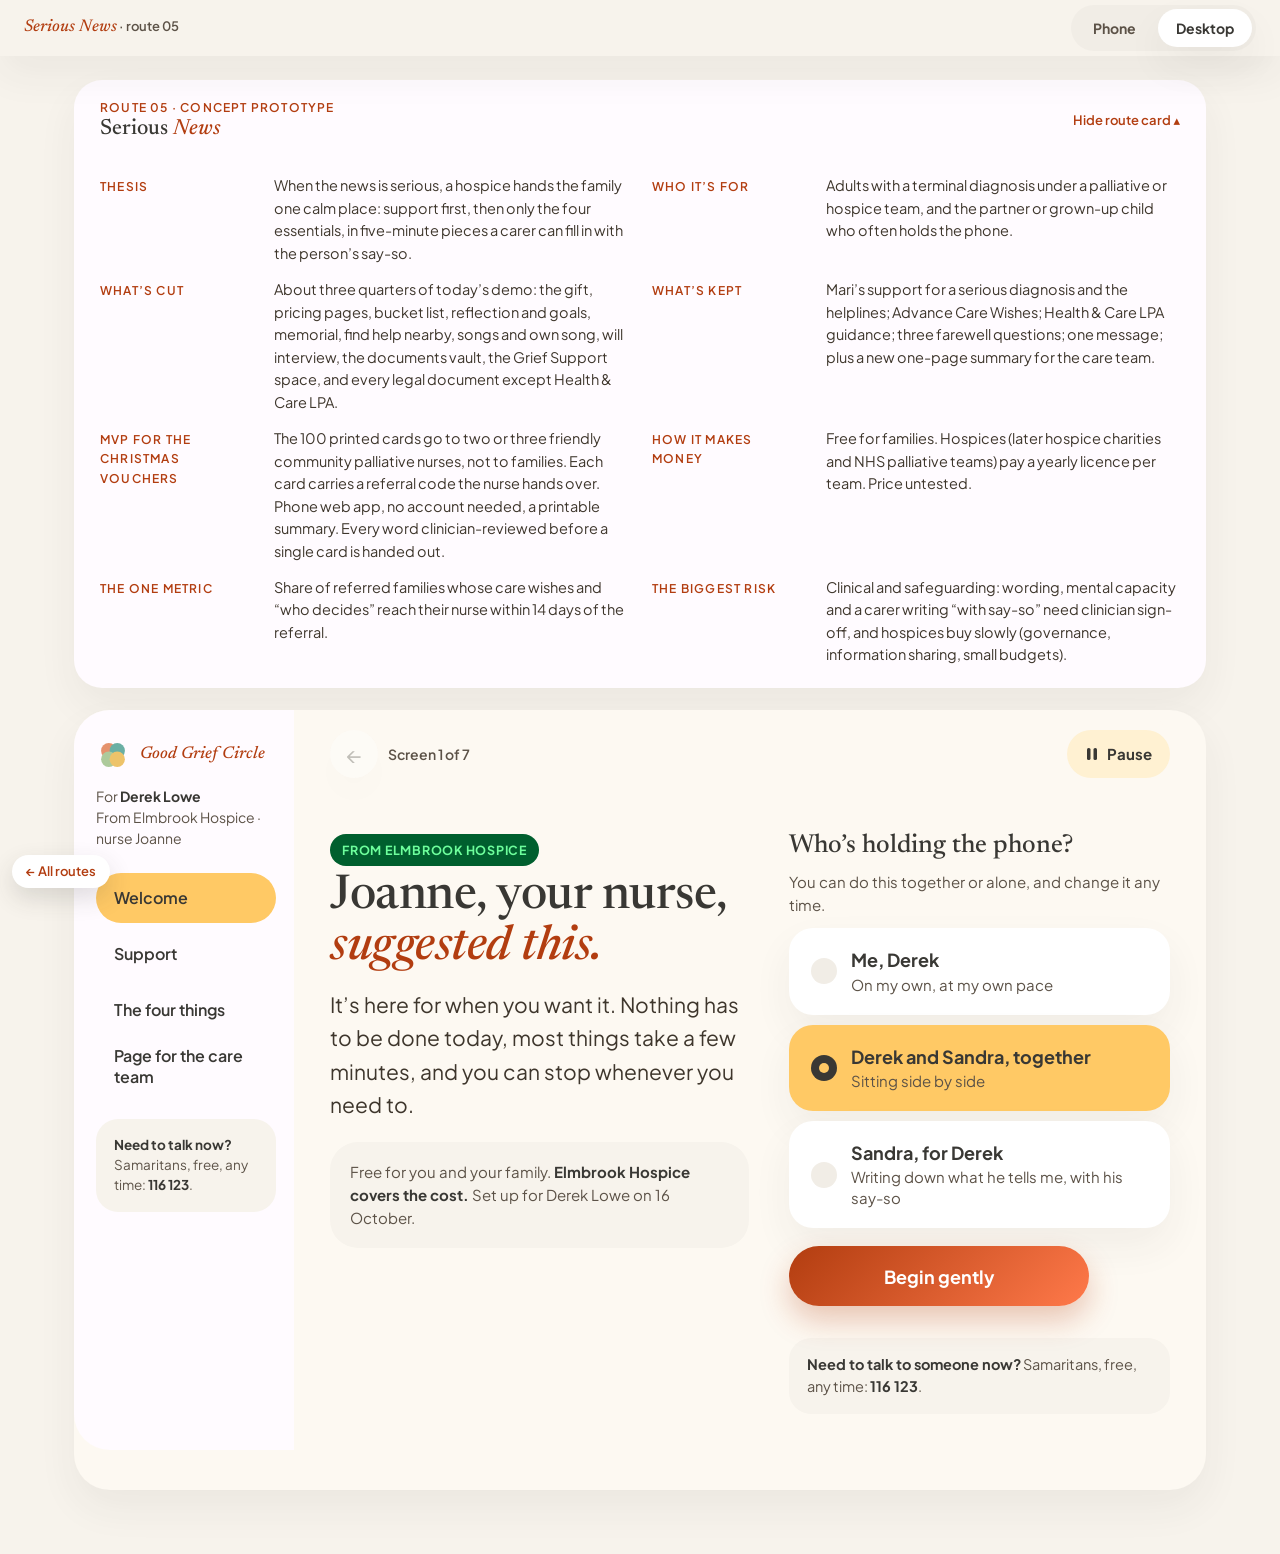
<file: routes/05-serious-news.html>
<!doctype html>
<html lang="en-GB">
<head>
<meta charset="utf-8">
<meta name="robots" content="noindex">
<link rel="manifest" href="manifest.webmanifest">
<link rel="apple-touch-icon" href="apple-touch-icon.png">
<meta name="theme-color" content="#FFFBFF">
<meta name="apple-mobile-web-app-capable" content="yes">
<meta name="apple-mobile-web-app-title" content="GGC Routes">
<meta name="viewport" content="width=device-width, initial-scale=1, viewport-fit=cover">
<title>Serious News</title>
<script>(function(){var f=true;try{f=window.self!==window.top;}catch(e){f=true;}var h=document.documentElement;h.className=(innerWidth>=900?'view-desktop':'view-phone')+(f?' framed':'');})();</script>
<link rel="preconnect" href="https://fonts.googleapis.com">
<link rel="preconnect" href="https://fonts.gstatic.com" crossorigin>
<link href="https://fonts.googleapis.com/css2?family=Newsreader:ital,opsz,wght@0,6..72,500;0,6..72,800;1,6..72,500&family=Plus+Jakarta+Sans:wght@400;500;600;700&display=swap" rel="stylesheet">
<style>
:root{
  --page:#FDF9F2;--surface:#FFFBFF;--nest:#F7F3EC;--card:#FFFFFF;--field:#F1EDE6;
  --ink:#393834;--text:#3E362C;--muted:#5C5247;--accent:#F26B3C;--deep:#B23D10;
  --grad:linear-gradient(135deg,#B23D10,#FF794A);--sun:#FFC965;--mint:#6DFE9C;--mintInk:#005F2E;
  --green:#2F8B62;--tPeach:#FCE7DD;--tGreen:#E2F0E6;--tSun:#FFF1D2;
  --lift:0 18px 40px rgba(57,56,52,.06);--glow:0 14px 30px rgba(178,61,16,.28);
  --serif:'Newsreader',Georgia,serif;--sans:'Plus Jakarta Sans',system-ui,sans-serif;
}
*{box-sizing:border-box}
html,body{margin:0;padding:0}
body{background:var(--nest);color:var(--text);font-family:var(--sans);font-size:18px;line-height:1.6;-webkit-font-smoothing:antialiased;overflow-x:hidden}
button{font-family:inherit;cursor:pointer}
:root{--sb:56px}
@media (max-width:599px){:root{--sb:0px}}
.wrap{max-width:420px;margin:0 auto;padding:16px 0 40px}
@media (min-width:900px){.view-phone .wrap{max-width:900px;display:grid;grid-template-columns:1fr 420px;gap:32px;align-items:start;padding:32px 24px 60px}}

/* phone / desktop switch */
.switchbar{position:sticky;top:0;z-index:12;height:var(--sb);background:var(--nest);box-shadow:var(--lift);display:flex;align-items:center;justify-content:space-between;gap:12px;padding:0 24px}
.switchbar .sl{font-size:13px;font-weight:600;color:var(--muted);white-space:nowrap;overflow:hidden;text-overflow:ellipsis}
.switchbar .sl b{font-family:var(--serif);font-style:italic;font-weight:500;font-size:17px;color:var(--deep)}
.seg{display:flex;background:var(--field);border-radius:999px;padding:4px;gap:4px;flex:none}
.seg button{border:none;background:none;border-radius:999px;min-height:38px;padding:0 18px;font-size:14px;font-weight:700;color:var(--muted)}
.seg button[aria-pressed="true"]{background:var(--card);color:var(--ink);box-shadow:var(--lift)}
@media (max-width:599px){.switchbar{display:none}}

/* route card */
.route{background:var(--surface);border-radius:28px;box-shadow:var(--lift);margin:0 16px 16px;padding:0;overflow:hidden}
@media (min-width:900px){.view-phone .route{margin:0;position:sticky;top:calc(var(--sb) + 24px)}}
.route summary{list-style:none;cursor:pointer;padding:18px 22px;display:flex;align-items:center;justify-content:space-between;gap:12px}
.route summary::-webkit-details-marker{display:none}
.route .rt{font-family:var(--serif);font-weight:500;font-size:22px;color:var(--ink);line-height:1.15}
.route .rt i{color:var(--deep)}
.route .tog{font-size:13px;font-weight:600;color:var(--deep);white-space:nowrap}
.route[open] .tog .c{display:none}.route:not([open]) .tog .o{display:none}
.route dl{margin:0;padding:0 22px 20px}
.route dt{font-size:12px;font-weight:600;letter-spacing:.1em;text-transform:uppercase;color:var(--deep);margin-top:14px}
.route dd{margin:3px 0 0;font-size:14.5px;line-height:1.55;color:var(--text)}
.eyebrow{font-size:12px;font-weight:600;letter-spacing:.1em;text-transform:uppercase;color:var(--deep)}

/* phone */
.phone{background:var(--page);min-height:100vh;position:relative}
@media (min-width:480px){.phone{border-radius:36px;box-shadow:var(--lift);overflow:hidden;min-height:860px}}
.bar{position:sticky;top:var(--sb);z-index:5;background:var(--page);display:flex;align-items:center;gap:10px;padding:calc(12px + env(safe-area-inset-top)) 16px 10px}
.back{width:48px;height:48px;border-radius:999px;border:none;background:var(--card);box-shadow:var(--lift);font-size:22px;color:var(--ink);display:flex;align-items:center;justify-content:center;flex:none}
.back[disabled]{opacity:.3;cursor:default}
.count{flex:1;font-size:13px;font-weight:600;color:var(--muted);text-align:center}
.pause{min-height:48px;border:none;border-radius:999px;background:var(--tSun);color:var(--ink);font-weight:700;font-size:15px;padding:0 18px;display:flex;align-items:center;gap:8px;flex:none}
.pause svg{flex:none}
.screen{display:none;padding:6px 20px 28px;animation:fade .35s ease}
.screen.on{display:block}
@keyframes fade{from{opacity:0;transform:translateY(6px)}to{opacity:1;transform:none}}
@media (prefers-reduced-motion:reduce){.screen{animation:none}}

h1{font-family:var(--serif);font-weight:500;color:var(--ink);font-size:38px;line-height:1.06;letter-spacing:-.5px;margin:10px 0 14px}
h1 i{color:var(--deep);font-weight:500}
h1 b{font-weight:800}
h2{font-family:var(--serif);font-weight:500;color:var(--ink);font-size:26px;line-height:1.15;margin:0 0 8px}
.lead{font-size:19px;line-height:1.6;color:var(--text);margin:0 0 20px}
.small{font-size:15px;color:var(--muted);line-height:1.55}
.chip{display:inline-block;background:var(--mintInk);color:var(--mint);font-size:12.5px;font-weight:700;letter-spacing:.06em;text-transform:uppercase;border-radius:999px;padding:6px 12px}
.card{background:var(--card);border-radius:28px;box-shadow:var(--lift);padding:20px;margin:0 0 14px}
.nest{background:var(--nest);border-radius:28px;padding:18px 20px;margin:0 0 14px}
.radiant{background:var(--grad);color:#fff;border-radius:28px;padding:22px;box-shadow:var(--glow);margin:0 0 16px}
.radiant h2{color:#fff}
.radiant .eyebrow{color:#FFE3D4}
.btn{display:flex;align-items:center;justify-content:center;width:100%;min-height:60px;border:none;border-radius:999px;background:var(--grad);color:#fff;font-size:18px;font-weight:700;box-shadow:var(--glow);padding:0 24px;margin:8px 0 10px}
.btn.quiet{background:var(--card);color:var(--ink);box-shadow:var(--lift);font-weight:600}
.btn.text{background:none;box-shadow:none;color:var(--deep);min-height:48px;font-weight:600;font-size:16px}

/* options */
.opt{display:flex;align-items:center;gap:14px;width:100%;text-align:left;background:var(--card);border:none;border-radius:24px;box-shadow:var(--lift);padding:16px 18px;margin:0 0 10px;min-height:68px;color:var(--ink)}
.opt .ol{font-size:18px;font-weight:700;line-height:1.3}
.opt .os{font-size:15px;color:var(--muted);line-height:1.4;margin-top:2px}
.opt .dot{width:26px;height:26px;border-radius:999px;background:var(--field);flex:none;display:flex;align-items:center;justify-content:center}
.opt[aria-pressed="true"]{background:var(--sun)}
.opt[aria-pressed="true"] .dot{background:var(--ink)}
.opt[aria-pressed="true"] .dot::after{content:"";width:10px;height:10px;border-radius:999px;background:var(--sun)}
.pills{display:flex;flex-wrap:wrap;gap:8px;margin:0 0 14px}
.pill{border:none;border-radius:999px;background:var(--card);box-shadow:var(--lift);padding:12px 18px;font-size:16px;font-weight:600;color:var(--ink);min-height:48px}
.pill[aria-pressed="true"]{background:var(--sun)}

/* energy (signature) */
.energy{display:grid;grid-template-columns:repeat(3,1fr);gap:8px;margin:0 0 18px}
.en{border:none;border-radius:24px;background:var(--card);box-shadow:var(--lift);padding:14px 6px;display:flex;flex-direction:column;align-items:center;gap:8px;color:var(--ink);font-weight:700;font-size:16px;min-height:96px}
.en[aria-pressed="true"]{background:var(--sun)}
.cells{display:flex;gap:4px}
.cells span{width:12px;height:22px;border-radius:6px;background:var(--field)}
.cells span.f{background:var(--accent)}
.task{display:flex;gap:14px;align-items:center;width:100%;text-align:left;background:var(--card);border:none;border-radius:28px;box-shadow:var(--lift);padding:18px;margin:0 0 12px;color:var(--ink);transition:opacity .25s}
.task.dim{opacity:.38}
.task .tn{font-size:19px;font-weight:700;line-height:1.25}
.task .tm{display:flex;flex-wrap:wrap;gap:6px;margin-top:8px}
.tag{display:inline-flex;align-items:center;gap:6px;border-radius:999px;padding:4px 10px;font-size:13.5px;font-weight:600;background:var(--nest);color:var(--muted)}
.tag.time{background:var(--tSun);color:#6B4A00}
.tag.done{background:var(--tGreen);color:#1F6245}
.tag.say{background:var(--tPeach);color:var(--deep)}
.mini{display:flex;gap:3px}
.mini span{width:7px;height:14px;border-radius:4px;background:#E5DCCD}
.mini span.f{background:var(--accent)}
.arrow{margin-left:auto;font-size:22px;color:var(--deep);flex:none}
.oneThing{display:none}
.oneThing.on{display:block}

/* say-so */
.sayso{display:none;background:var(--tPeach);border-radius:24px;padding:16px 18px;margin:0 0 16px}
.sayso.on{display:block}
.check{display:flex;gap:12px;align-items:flex-start;width:100%;text-align:left;border:none;background:var(--card);border-radius:18px;padding:14px;margin-top:10px;color:var(--ink);font-size:16px;font-weight:600;line-height:1.4}
.box{width:28px;height:28px;border-radius:9px;background:var(--field);flex:none;display:flex;align-items:center;justify-content:center;color:#fff;font-size:17px}
.check[aria-pressed="true"] .box{background:var(--green)}
.field{width:100%;font-family:inherit;font-size:18px;color:var(--ink);background:var(--field);border:none;border-bottom:2px solid #D9CFC0;border-radius:14px 14px 4px 4px;padding:14px 16px;min-height:56px;outline:none}
.field:focus{border-bottom-color:var(--accent);background:#fff}
textarea.field{min-height:120px;resize:vertical;line-height:1.55}
label.q{display:block;font-family:var(--serif);font-weight:500;font-size:24px;line-height:1.2;color:var(--ink);margin:0 0 6px}

.help{display:flex;gap:14px;align-items:center;background:var(--card);border-radius:24px;box-shadow:var(--lift);padding:16px 18px;margin:0 0 10px;text-decoration:none;color:var(--ink)}
.help .hn{font-weight:700;font-size:17px;line-height:1.3}
.help .hb{font-size:14.5px;color:var(--muted);line-height:1.45;margin-top:2px}
.help .num{margin-left:auto;font-weight:700;font-size:16px;color:var(--deep);white-space:nowrap;flex:none}
.rs{background:var(--tGreen);border-radius:24px;padding:16px 18px;margin:0 0 10px}
.rs .hn{font-weight:700;color:#1F6245;font-size:17px}
.rs .hb{color:#2F5A45;font-size:15px;line-height:1.55;margin-top:4px}
.bound{background:var(--tSun);border-radius:24px;padding:16px 18px;margin:16px 0 14px;font-size:15px;line-height:1.55;color:#5A4410}
.bound b{color:#3F2F05}
.preview{display:inline-block;background:var(--field);color:var(--muted);font-size:12.5px;font-weight:700;letter-spacing:.06em;text-transform:uppercase;border-radius:999px;padding:4px 10px}
.saved{display:none;background:var(--tGreen);color:#1F6245;border-radius:20px;padding:14px 16px;font-weight:600;font-size:16px;margin:0 0 12px}
.saved.on{display:block}
.crisis{margin:22px 0 0;padding:16px 18px;background:var(--nest);border-radius:22px;font-size:14.5px;line-height:1.5;color:var(--muted)}
.crisis b{color:var(--ink)}
.sum .row{padding:14px 0}
.sum .row + .row{border-top:1px solid rgba(57,56,52,.07)}
.sum .k{font-size:13px;font-weight:600;letter-spacing:.08em;text-transform:uppercase;color:var(--deep)}
.sum .v{font-size:18px;color:var(--ink);line-height:1.45;margin:4px 0 6px;font-weight:500}
.logo{display:flex;align-items:center;gap:10px;margin:4px 0 18px}
.logo span{font-family:var(--serif);font-style:italic;font-weight:500;font-size:20px;color:var(--deep)}

/* pause sheet */
.veil{position:fixed;inset:0;background:rgba(57,56,52,.35);display:none;z-index:20;align-items:flex-end;justify-content:center}
.veil.on{display:flex}
.sheet{background:var(--surface);width:100%;max-width:420px;border-radius:32px 32px 0 0;padding:28px 22px calc(26px + env(safe-area-inset-bottom));animation:fade .3s ease}

/* desktop-only pieces are hidden in the phone view */
.rail,.live{display:none}

/* ---------- desktop view: the carer at a laptop ---------- */
.view-desktop body{font-size:19px}
.view-desktop .wrap{max-width:1180px;display:block;padding:24px 24px 64px}
.view-desktop .route{margin:0 0 22px}
.view-desktop .route dl{display:grid;grid-template-columns:150px minmax(0,1fr) 150px minmax(0,1fr);gap:0 24px;padding:0 26px 22px}
.view-desktop .route dt,.view-desktop .route dd{margin-top:14px}
.view-desktop .route dt{padding-top:3px}
.view-desktop .route summary{padding:18px 26px}
.view-desktop .phone{display:grid;grid-template-columns:220px minmax(0,1fr) 330px;grid-template-areas:"rail bar bar" "rail main live";column-gap:36px;align-items:start;background:var(--page);border-radius:36px;box-shadow:var(--lift);overflow:visible;min-height:780px;padding:0 36px 40px 0}
.view-desktop .phone.noLive{grid-template-areas:"rail bar bar" "rail main main"}
.view-desktop .phone.noLive .live{display:none}
.view-desktop .rail{grid-area:rail;display:flex;flex-direction:column;gap:6px;align-self:stretch;background:var(--surface);border-radius:36px 0 0 36px;padding:28px 18px 28px 22px}
.view-desktop .rail .in{position:sticky;top:calc(var(--sb) + 24px);display:flex;flex-direction:column;gap:6px}
.rail .logo{margin:0 0 8px}
.rail .logo span{font-size:17px;white-space:nowrap}
.rail .who{font-size:14px;line-height:1.5;color:var(--muted);margin:0 0 18px}
.rail .who b{color:var(--ink)}
.rail .nav{border:none;background:none;text-align:left;border-radius:999px;min-height:50px;padding:0 18px;font-size:16px;font-weight:600;color:var(--ink)}
.rail .nav:hover{background:var(--nest)}
.rail .nav[aria-current="page"]{background:var(--sun)}
.rail .nav small{display:block;font-size:12.5px;font-weight:600;color:var(--muted);margin-top:-14px;padding-bottom:6px}
.rail .crisis{margin-top:22px;font-size:13.5px}
.view-desktop .bar{grid-area:bar;background:var(--page);border-radius:0 36px 0 0;padding:20px 0 12px;top:var(--sb)}
.view-desktop .count{text-align:left;font-size:14px}
.view-desktop .screen{grid-area:main;padding:6px 0 0;min-width:0}
.view-desktop .screen > .logo{display:none}
.view-desktop h1{font-size:48px;margin-top:6px}
.view-desktop .lead{font-size:21px;max-width:40em}
.view-desktop .btn{width:auto;min-width:300px;display:inline-flex}
.view-desktop .btn.text{min-width:0}
.view-desktop .opt,.view-desktop .task{padding:20px 22px}
.view-desktop .energy{max-width:560px}
.view-desktop .split{display:grid;grid-template-columns:minmax(0,1.1fr) minmax(0,1fr);gap:40px;align-items:start}
.view-desktop .split.r{grid-template-columns:minmax(0,1.35fr) minmax(0,1fr)}
.view-desktop .helpgrid{display:grid;grid-template-columns:1fr 1fr;gap:12px;margin-bottom:12px}
.view-desktop .helpgrid > *{margin:0 !important}
.view-desktop .helpgrid.three{grid-template-columns:repeat(3,minmax(0,1fr))}
.view-desktop .helpgrid.three .help{flex-direction:column;align-items:flex-start;gap:10px}
.view-desktop .helpgrid.three .num{margin-left:0}
.view-desktop .sum .rows{display:grid;grid-template-columns:1fr 1fr;column-gap:32px}
.view-desktop .sum .row + .row{border-top:none}
.view-desktop .sum .row{border-bottom:1px solid rgba(57,56,52,.07)}
.view-desktop .sum{padding:10px 28px}
.view-desktop .live{grid-area:live;display:block;position:sticky;top:calc(var(--sb) + 84px);margin-top:6px}
.live .card{padding:22px 24px}
.live h2{font-size:24px;margin:6px 0 2px}
.live .lr{padding:12px 0}
.live .lr + .lr{border-top:1px solid rgba(57,56,52,.07)}
.live .k{font-size:12px;font-weight:600;letter-spacing:.08em;text-transform:uppercase;color:var(--deep)}
.live .v{font-size:17px;color:var(--ink);line-height:1.4;margin-top:3px;font-weight:500}
.live .v.empty{color:var(--muted);font-style:italic;font-weight:400}
.live .flash{animation:flash 1.2s ease}
@keyframes flash{from{background:var(--tSun)}to{background:transparent}}
.view-desktop .veil{align-items:center}
.view-desktop .sheet{max-width:540px;border-radius:32px;padding:34px 34px 30px}
/* inside the coordinator's viewer (iframe): product only, the viewer sets the view class */
:root.framed{--sb:0px}
.framed .route,.framed .switchbar{display:none}
.framed.view-phone .wrap{max-width:none;display:block;padding:0;margin:0}
.framed.view-phone .phone{border-radius:0;box-shadow:none;min-height:100vh}
.framed.view-desktop .wrap{padding:16px 16px 40px}
@media (max-width:1180px){.view-desktop .phone{grid-template-columns:200px minmax(0,1fr) 290px;column-gap:28px;padding-right:28px}.view-desktop h1{font-size:40px}}
</style>
</head>
<body>
<div class="switchbar" id="switchbar">
  <div class="sl"><b>Serious News</b> · route 05</div>
  <div class="seg" role="group" aria-label="Show as">
    <button type="button" data-view="phone" aria-pressed="false">Phone</button>
    <button type="button" data-view="desktop" aria-pressed="true">Desktop</button>
  </div>
</div>
<div class="wrap">

<details class="route" id="route" open>
  <summary>
    <div>
      <div class="eyebrow">Route 05 · concept prototype</div>
      <div class="rt">Serious <i>News</i></div>
    </div>
    <span class="tog"><span class="o">Hide route card ▴</span><span class="c">Show route card ▾</span></span>
  </summary>
  <dl>
    <dt>Thesis</dt>
    <dd>When the news is serious, a hospice hands the family one calm place: support first, then only the four essentials, in five-minute pieces a carer can fill in with the person’s say-so.</dd>
    <dt>Who it’s for</dt>
    <dd>Adults with a terminal diagnosis under a palliative or hospice team, and the partner or grown-up child who often holds the phone.</dd>
    <dt>What’s cut</dt>
    <dd>About three quarters of today’s demo: the gift, pricing pages, bucket list, reflection and goals, memorial, find help nearby, songs and own song, will interview, the documents vault, the Grief Support space, and every legal document except Health &amp; Care LPA.</dd>
    <dt>What’s kept</dt>
    <dd>Mari’s support for a serious diagnosis and the helplines; Advance Care Wishes; Health &amp; Care LPA guidance; three farewell questions; one message; plus a new one-page summary for the care team.</dd>
    <dt>MVP for the Christmas vouchers</dt>
    <dd>The 100 printed cards go to two or three friendly community palliative nurses, not to families. Each card carries a referral code the nurse hands over. Phone web app, no account needed, a printable summary. Every word clinician-reviewed before a single card is handed out.</dd>
    <dt>How it makes money</dt>
    <dd>Free for families. Hospices (later hospice charities and NHS palliative teams) pay a yearly licence per team. Price untested.</dd>
    <dt>The one metric</dt>
    <dd>Share of referred families whose care wishes and “who decides” reach their nurse within 14 days of the referral.</dd>
    <dt>The biggest risk</dt>
    <dd>Clinical and safeguarding: wording, mental capacity and a carer writing “with say-so” need clinician sign-off, and hospices buy slowly (governance, information sharing, small budgets).</dd>
  </dl>
</details>

<div class="phone" id="phone">
  <nav class="rail" aria-label="Sections"><div class="in">
    <div class="logo">
      <svg width="34" height="34" viewBox="0 0 40 40" aria-hidden="true"><g opacity=".82"><circle cx="15" cy="15" r="9" fill="#e07a4d"/><circle cx="25" cy="15" r="9" fill="#4a9e90"/><circle cx="15" cy="25" r="9" fill="#9cbf86"/><circle cx="25" cy="25" r="9" fill="#eab64a"/></g></svg>
      <span>Good Grief Circle</span>
    </div>
    <div class="who">For <b>Derek Lowe</b><br>From Elmbrook Hospice · nurse Joanne</div>
    <button class="nav" data-go="1" data-nav="1">Welcome</button>
    <button class="nav" data-go="2" data-nav="2">Support</button>
    <button class="nav" data-go="3" data-nav="3">The four things</button>
    <button class="nav" data-go="7" data-nav="7">Page for the care team</button>
    <div class="crisis"><b>Need to talk now?</b> Samaritans, free, any time: <b>116 123</b>.</div>
  </div></nav>
  <div class="bar">
    <button class="back" id="back" aria-label="Back" disabled>←</button>
    <div class="count" id="count">Screen 1 of 7</div>
    <button class="pause" id="pauseBtn" aria-label="Pause and rest">
      <svg width="14" height="14" viewBox="0 0 14 14" aria-hidden="true"><rect x="2" y="1" width="3.5" height="12" rx="1.6" fill="#393834"/><rect x="8.5" y="1" width="3.5" height="12" rx="1.6" fill="#393834"/></svg>
      Pause
    </button>
  </div>

  <!-- 1 · referral welcome -->
  <section class="screen on" data-s="1">
    <div class="logo">
      <svg width="34" height="34" viewBox="0 0 40 40" aria-hidden="true"><g opacity=".82"><circle cx="15" cy="15" r="9" fill="#e07a4d"/><circle cx="25" cy="15" r="9" fill="#4a9e90"/><circle cx="15" cy="25" r="9" fill="#9cbf86"/><circle cx="25" cy="25" r="9" fill="#eab64a"/></g></svg>
      <span>Good Grief Circle</span>
    </div>
    <div class="split"><div>
    <span class="chip">From Elmbrook Hospice</span>
    <h1>Joanne, your nurse, <i>suggested this.</i></h1>
    <p class="lead">It’s here for when you want it. Nothing has to be done today, most things take a few minutes, and you can stop whenever you need to.</p>
    <div class="nest small" style="margin-bottom:20px">Free for you and your family. <b style="color:var(--ink)">Elmbrook Hospice covers the cost.</b> Set up for Derek Lowe on 16 October.</div>
    </div><div>
    <h2>Who’s holding the phone?</h2>
    <p class="small" style="margin:0 0 12px">You can do this together or alone, and change it any time.</p>
    <div id="holderOpts">
      <button class="opt" data-holder="self" aria-pressed="false"><span class="dot"></span><span><span class="ol">Me, Derek</span><span class="os" style="display:block">On my own, at my own pace</span></span></button>
      <button class="opt" data-holder="together" aria-pressed="true"><span class="dot"></span><span><span class="ol">Derek and Sandra, together</span><span class="os" style="display:block">Sitting side by side</span></span></button>
      <button class="opt" data-holder="carer" aria-pressed="false"><span class="dot"></span><span><span class="ol">Sandra, for Derek</span><span class="os" style="display:block">Writing down what he tells me, with his say-so</span></span></button>
    </div>
    <button class="btn" data-go="2">Begin gently</button>
    <div class="crisis"><b>Need to talk to someone now?</b> Samaritans, free, any time: <b>116 123</b>.</div>
    </div></div>
  </section>

  <!-- 2 · support first -->
  <section class="screen" data-s="2">
    <span class="eyebrow">Before anything else</span>
    <h1>Support <i>comes first.</i></h1>
    <p class="lead">You don’t have to plan anything to use this page. Keep it for the hard days.</p>
    <div class="rs"><div class="hn">Talk to someone now</div><div class="hb">Free, confidential helplines for people living with a serious illness — for you, or the people close to you.</div></div>
    <div class="helpgrid three">
    <a class="help" href="tel:116123"><span><span class="hn" style="display:block">Samaritans</span><span class="hb" style="display:block">A listening ear any time of day or night, for anyone who is struggling.</span></span><span class="num">116 123</span></a>
    <a class="help" href="tel:08000902309"><span><span class="hn" style="display:block">Marie Curie Support Line</span><span class="hb" style="display:block">For anyone living with a terminal illness, and the people around them.</span></span><span class="num">0800 090 2309</span></a>
    <div class="help"><span><span class="hn" style="display:block">Elmbrook’s 24-hour advice line</span><span class="hb" style="display:block">For symptoms or worries at night. The number is on the card Joanne gave you.</span></span></div>
    </div>
    <div class="helpgrid">
    <div class="rs" style="margin-top:14px"><div class="hn">Palliative &amp; hospice care</div><div class="hb">Specialist teams focused on comfort and quality of life — often alongside treatment, not only at the very end.</div></div>
    <div class="rs"><div class="hn">Support for family &amp; carers</div><div class="hb">Guidance and respite for the people caring for you, so they have the strength to keep showing up.</div></div>
    </div>
    <button class="btn" data-go="3">When you’re ready, the next bit</button>
    <button class="btn text" data-pause>Not today. Keep this for later</button>
  </section>

  <!-- 3 · energy-aware list (signature) -->
  <section class="screen" data-s="3">
    <span class="eyebrow">Just four things</span>
    <h1>How’s your <i>energy</i> today?</h1>
    <p class="small" style="margin:-4px 0 14px">We’ll only show what fits. Every piece is saved the moment it’s answered.</p>
    <div class="energy" id="energy">
      <button class="en" data-en="1" aria-pressed="false"><span class="cells"><span class="f"></span><span></span><span></span></span>Low</button>
      <button class="en" data-en="2" aria-pressed="true"><span class="cells"><span class="f"></span><span class="f"></span><span></span></span>Some</button>
      <button class="en" data-en="3" aria-pressed="false"><span class="cells"><span class="f"></span><span class="f"></span><span class="f"></span></span>Good</button>
    </div>
    <div class="radiant oneThing" id="oneThing">
      <div class="eyebrow">Just one thing today</div>
      <h2>Where you’d want to be cared for</h2>
      <p style="margin:0 0 14px;font-size:16px;line-height:1.5">One question. About a minute. Then rest.</p>
      <button class="btn quiet" data-go="4" style="margin:0">Answer one question</button>
    </div>
    <div id="tasks">
      <button class="task" data-go="4" data-cost="1">
        <span style="flex:1"><span class="tn" style="display:block">Your care wishes</span>
          <span class="tm"><span class="tag time">◷ about 4 min</span><span class="tag"><span class="mini"><span class="f"></span><span></span><span></span></span>light</span><span class="tag done">1 of 4 answered</span></span></span>
        <span class="arrow">→</span></button>
      <button class="task" data-go="5" data-cost="2">
        <span style="flex:1"><span class="tn" style="display:block">Who decides, if you can’t</span>
          <span class="tm"><span class="tag time">◷ about 3 min</span><span class="tag"><span class="mini"><span class="f"></span><span class="f"></span><span></span></span>a little thinking</span></span></span>
        <span class="arrow">→</span></button>
      <button class="task" data-go="6" data-cost="2">
        <span style="flex:1"><span class="tn" style="display:block">A few farewell wishes</span>
          <span class="tm"><span class="tag time">◷ about 4 min</span><span class="tag"><span class="mini"><span class="f"></span><span class="f"></span><span></span></span>a little thinking</span></span></span>
        <span class="arrow">→</span></button>
      <button class="task" data-go="6" data-cost="3">
        <span style="flex:1"><span class="tn" style="display:block">A message for someone</span>
          <span class="tm"><span class="tag time">◷ as long as you like</span><span class="tag"><span class="mini"><span class="f"></span><span class="f"></span><span class="f"></span></span>can be tiring</span></span></span>
        <span class="arrow">→</span></button>
    </div>
    <p class="small" id="hiddenNote" style="display:none;text-align:center">The rest will be here another day.</p>
    <button class="btn quiet" data-go="7">See what’s been written so far</button>
  </section>

  <!-- 4 · care wishes -->
  <section class="screen" data-s="4">
    <span class="eyebrow">Your care wishes · 2 of 4</span>
    <div style="margin:8px 0 2px"><span class="tag time">◷ about a minute</span></div>
    <div class="sayso" data-sayso>
      <div style="font-weight:700;color:var(--deep);font-size:16px">Sandra, you’re writing for Derek</div>
      <div style="font-size:15px;line-height:1.5;margin-top:4px">Write what he tells you, in his words if you can. He can read it back and change it any time.</div>
      <button class="check" aria-pressed="false" data-check><span class="box">✓</span><span>Derek has told me this, and says it’s right</span></button>
    </div>
    <h1 style="font-size:32px">Where would you want to be cared for, <i>if possible?</i></h1>
    <p class="small" style="margin:0 0 14px">Circumstances don’t always allow it, but it helps everyone to know your preference.</p>
    <div data-group="setting">
      <button class="opt" aria-pressed="true"><span class="dot"></span><span><span class="ol">At home</span><span class="os" style="display:block">Familiar and close to family</span></span></button>
      <button class="opt" aria-pressed="false"><span class="dot"></span><span><span class="ol">A hospice</span><span class="os" style="display:block">Specialist comfort care</span></span></button>
      <button class="opt" aria-pressed="false"><span class="dot"></span><span><span class="ol">Hospital</span><span class="os" style="display:block">Close to medical care</span></span></button>
      <button class="opt" aria-pressed="false"><span class="dot"></span><span><span class="ol">I’m not sure yet</span><span class="os" style="display:block">That’s alright</span></span></button>
    </div>
    <div class="saved" id="saved4">Saved. That’s one thing nobody has to guess.</div>
    <button class="btn" id="save4">Save this answer</button>
    <button class="btn text" data-go="5">Skip for now</button>
    <div class="nest small" style="margin-top:6px">These answers can go to your care team alongside an <b style="color:var(--ink)">advance statement</b>: not legally binding, but gives your care team and family a clear picture of what matters to you.</div>
  </section>

  <!-- 5 · who decides -->
  <section class="screen" data-s="5">
    <span class="eyebrow">Who decides · 1 question</span>
    <div style="margin:8px 0 2px"><span class="tag time">◷ about 3 min</span></div>
    <div class="sayso" data-sayso>
      <div style="font-weight:700;color:var(--deep);font-size:16px">Sandra, you’re writing for Derek</div>
      <button class="check" aria-pressed="false" data-check><span class="box">✓</span><span>Derek has told me this, and says it’s right</span></button>
    </div>
    <label class="q" for="decider">Who should speak for you if you can’t speak for yourself?</label>
    <p class="small" style="margin:0 0 10px">Name the person you trust to make decisions in line with your wishes.</p>
    <input class="field" id="decider" value="Sandra, my wife. And Paul if she can’t." autocomplete="off">
    <div class="card" style="margin-top:18px">
      <span class="tag">Legally binding</span>
      <h2 style="margin-top:10px">Lasting Power of Attorney — Health &amp; Care</h2>
      <p style="font-size:16px;line-height:1.55;margin:0 0 10px">Gives someone the authority to make decisions about your care and treatment when you cannot.</p>
      <p class="small" style="margin:0 0 10px"><b style="color:var(--ink)">Without it:</b> Doctors and social workers make decisions in your “best interests”. Family are consulted but have no legal right to decide, even a husband, wife or parent.</p>
      <p class="small" style="margin:0"><b style="color:var(--ink)">Do it yourself online:</b> The same Office of the Public Guardian service as the financial LPA. Many people make both at once.</p>
    </div>
    <p style="font-weight:700;color:var(--ink);margin:4px 0 8px;font-size:17px">Have you got one?</p>
    <div class="pills" data-group="lpa">
      <button class="pill" aria-pressed="true">Not yet</button>
      <button class="pill" aria-pressed="false">In progress</button>
      <button class="pill" aria-pressed="false">In place</button>
    </div>
    <div class="nest small"><b style="color:var(--ink)">Worth asking Joanne about: DNACPR &amp; ReSPECT.</b> Recorded with your doctor. A conversation about resuscitation and emergency care, best had early.</div>
    <button class="btn" data-go="6">Save and carry on</button>
    <button class="btn text" data-pause>Save and rest</button>
  </section>

  <!-- 6 · farewell + a message -->
  <section class="screen" data-s="6">
    <span class="eyebrow">A few farewell wishes · a message</span>
    <div style="margin:8px 0 2px"><span class="tag time">◷ about 4 min, then as long as you like</span></div>
    <div class="sayso" data-sayso>
      <div style="font-weight:700;color:var(--deep);font-size:16px">Sandra, you’re writing for Derek</div>
      <button class="check" aria-pressed="false" data-check><span class="box">✓</span><span>Derek has told me this, and says it’s right</span></button>
    </div>
    <h1 style="font-size:30px">When the time comes, how would you like to be <i>laid to rest?</i></h1>
    <p class="small" style="margin:0 0 12px">There is no wrong answer here — only what feels right to you. You can change this whenever you like.</p>
    <div class="pills" data-group="rest">
      <button class="pill" aria-pressed="false">Burial</button>
      <button class="pill" aria-pressed="true">Cremation</button>
      <button class="pill" aria-pressed="false">Natural burial</button>
      <button class="pill" aria-pressed="false">I’m not sure yet</button>
    </div>
    <p style="font-weight:700;color:var(--ink);margin:6px 0 8px;font-size:17px">What kind of gathering would you like?</p>
    <div class="pills" data-group="gathering">
      <button class="pill" aria-pressed="false">A celebration of life</button>
      <button class="pill" aria-pressed="false">A traditional service</button>
      <button class="pill" aria-pressed="true">Small &amp; private</button>
      <button class="pill" aria-pressed="false">No formal event</button>
    </div>
    <label class="q" for="music" style="font-size:20px;margin-top:6px">Are there songs that should be playing?</label>
    <input class="field" id="music" value="“Abide With Me”, like at the Cup Final" autocomplete="off" style="margin-bottom:22px">
    <div class="card">
      <span class="eyebrow">A message</span>
      <label class="q" for="msgTo" style="font-size:22px;margin-top:6px">Who is this message for?</label>
      <p class="small" style="margin:0 0 8px">You can write as many as you like — start with one person.</p>
      <input class="field" id="msgTo" value="For Paul" autocomplete="off" style="margin-bottom:12px">
      <label class="q" for="msg" style="font-size:20px">What would you like to say?</label>
      <p class="small" style="margin:0 0 8px">Take your time. You can come back and edit this whenever you wish.</p>
      <textarea class="field" id="msg">Dear Paul, look after your mum, and don’t let her do the gutters on her own.</textarea>
    </div>
    <button class="btn" data-go="7">Save and see it together</button>
    <button class="btn text" data-pause>Save and rest</button>
  </section>

  <!-- 7 · one page for the care team -->
  <section class="screen" data-s="7">
    <span class="eyebrow">One page, for Joanne and the family</span>
    <h1>What matters <i>to Derek.</i></h1>
    <div class="split r"><div>
    <div class="radiant">
      <div class="eyebrow">Ready for Joanne’s next visit</div>
      <h2>3 of 4 essentials written</h2>
      <p style="margin:0 0 14px;font-size:16px;line-height:1.5">Show this on the phone, or print it for the folder by the bed. Nothing is sent to anyone unless you choose to.</p>
      <button class="btn quiet" id="printBtn" style="margin:0">Print for the folder <span class="preview" style="margin-left:8px">Preview</span></button>
    </div>
    <div class="card sum">
      <div class="rows">
      <div class="row"><div class="k">If things get worse</div><div class="v">Comfort first: quality of life over length.</div><span class="tag" style="background:var(--tGreen);color:#1F6245">In Derek’s words · 14 Oct</span></div>
      <div class="row"><div class="k">Where I’d want to be cared for</div><div class="v" data-f="setting">At home, close to family.</div><span class="tag say">Written by Sandra · Derek said yes · 16 Oct</span></div>
      <div class="row"><div class="k">Who speaks for me</div><div class="v" data-f="decider">Sandra, my wife. And Paul if she can’t.</div><span class="tag say">Written by Sandra · Derek said yes · 16 Oct</span><div class="small" style="margin-top:8px">Health &amp; Care LPA: <b style="color:var(--ink)" data-f="lpa">not yet</b></div></div>
      <div class="row"><div class="k">Farewell</div><div class="v" data-f="farewell">Cremation. Small &amp; private. “Abide With Me”.</div><span class="tag" style="background:var(--tGreen);color:#1F6245">Together · 16 Oct</span></div>
      <div class="row"><div class="k">Messages</div><div class="v" data-f="message">One, for Paul. Kept private: only Derek decides who reads it.</div></div>
      </div>
    </div>
    </div><div>
    <button class="btn quiet" data-go="3">Back to the four things</button>
    <div class="bound"><b>Not a legal will, and not an advance decision.</b> This helps your care team and family know what matters to you. For a will, speak to a solicitor. To refuse specific treatments, or for a ReSPECT form, ask Joanne or your GP.</div>
    <div class="nest small"><span class="preview">Preview</span> This wording is waiting for review by palliative care clinicians before any family sees it.</div>
    <div class="crisis"><b>Need to talk to someone now?</b> Samaritans, free, any time: <b>116 123</b>. Or the Marie Curie Support Line: <b>0800 090 2309</b>.</div>
    </div></div>
  </section>
  <aside class="live" aria-label="Care-team summary so far">
    <div class="card">
      <span class="eyebrow">Beside you as you go</span>
      <h2>Derek’s page for <i style="color:var(--deep)">Joanne</i></h2>
      <p class="small" style="margin:0 0 6px">Updates as each answer is saved. Nothing is sent unless you choose.</p>
      <div id="liveRows"></div>
      <button class="btn quiet" data-go="7" style="width:100%;min-width:0;margin-top:12px">Open the full page</button>
    </div>
    <div class="bound" style="margin-top:0;font-size:14px"><b>Not a legal will.</b> For a will, speak to a solicitor.</div>
  </aside>
</div>
</div>

<div class="veil" id="veil" role="dialog" aria-modal="true" aria-labelledby="pauseTitle">
  <div class="sheet">
    <span class="chip">Paused</span>
    <h1 id="pauseTitle" style="font-size:32px">Rest now. <i>Everything’s kept.</i></h1>
    <p class="lead" style="font-size:18px">Every answer was saved as you went. Nothing has been sent to anyone. Come back tomorrow, next week, or not at all.</p>
    <div class="nest small" style="margin-bottom:12px">Next time you open this, we’ll ask about your energy first and pick up where you left off.</div>
    <button class="btn" id="resume">Carry on now</button>
    <div class="crisis" style="margin-top:10px"><b>If today is hard:</b> Samaritans, free, any time: <b>116 123</b>.</div>
  </div>
</div>

<script>
(function(){
  var TOTAL = 7, cur = 1, hist = [];
  var screens = document.querySelectorAll('.screen');
  var back = document.getElementById('back');
  var count = document.getElementById('count');
  var holder = 'together';
  var root = document.documentElement;
  var phoneEl = document.getElementById('phone');

  // Phone / Desktop switch: one set of state, only the layout class changes
  var framed = root.classList.contains('framed');
  // if the viewer replaces the whole class list, keep 'framed' and a view class
  if (framed && window.MutationObserver) new MutationObserver(function(){
    if (!root.classList.contains('framed')) root.classList.add('framed');
    if (!root.classList.contains('view-desktop') && !root.classList.contains('view-phone')) root.classList.add('view-phone');
  }).observe(root, { attributes: true, attributeFilter: ['class'] });
  function setView(v){
    if (framed) return; // the viewer page owns the view class
    if (window.innerWidth < 600) v = 'phone';
    root.classList.toggle('view-desktop', v === 'desktop');
    root.classList.toggle('view-phone', v !== 'desktop');
    document.querySelectorAll('[data-view]').forEach(function(b){ b.setAttribute('aria-pressed', b.dataset.view === v ? 'true' : 'false'); });
  }
  var chosen = null;
  setView(window.innerWidth >= 900 ? 'desktop' : 'phone');
  document.querySelectorAll('[data-view]').forEach(function(b){ b.addEventListener('click', function(){ chosen = b.dataset.view; setView(chosen); }); });
  window.addEventListener('resize', function(){ setView(chosen || (window.innerWidth >= 900 ? 'desktop' : 'phone')); });

  // desktop rail + the care-team summary beside the tasks (screens 3 to 6)
  function syncFrame(){
    var navFor = cur >= 3 && cur <= 6 ? 3 : cur;
    document.querySelectorAll('[data-nav]').forEach(function(b){
      if (+b.dataset.nav === navFor) b.setAttribute('aria-current', 'page'); else b.removeAttribute('aria-current');
    });
    phoneEl.classList.toggle('noLive', !(cur >= 3 && cur <= 6));
  }

  var SETTING = {'At home':'At home, close to family.','A hospice':'In a hospice, for specialist comfort care.','Hospital':'In hospital, close to medical care.','I’m not sure yet':'Not sure yet, and that’s alright.'};
  function picked(g){ var b = document.querySelector('[data-group="' + g + '"] [aria-pressed="true"]'); return b ? (b.querySelector('.ol') || b).textContent.trim() : ''; }
  function esc(t){ return t.replace(/[&<>"]/g, function(c){ return {'&':'&amp;','<':'&lt;','>':'&gt;','"':'&quot;'}[c]; }); }
  var last = {};
  function render(){
    var music = document.getElementById('music').value.trim();
    var to = document.getElementById('msgTo').value.trim().replace(/^for\s+/i, '');
    var f = {
      setting: SETTING[picked('setting')] || '',
      decider: document.getElementById('decider').value.trim(),
      lpa: picked('lpa').toLowerCase(),
      farewell: [picked('rest'), picked('gathering'), music].filter(Boolean).join('. ') + '.',
      message: to ? 'One, for ' + to + '. Kept private: only Derek decides who reads it.' : ''
    };
    document.querySelectorAll('[data-f]').forEach(function(el){ el.textContent = f[el.dataset.f] || '—'; });
    var rows = [
      ['Where I’d want to be cared for', f.setting, 'setting'],
      ['Who speaks for me', f.decider ? f.decider + ' (LPA: ' + f.lpa + ')' : '', 'decider'],
      ['Farewell', f.farewell.length > 1 ? f.farewell : '', 'farewell'],
      ['A message', to ? 'For ' + to + ', kept private' : '', 'message']
    ];
    var box = document.getElementById('liveRows');
    box.innerHTML = rows.map(function(r){
      return '<div class="lr" data-k="' + r[2] + '"><div class="k">' + r[0] + '</div><div class="v' + (r[1] ? '' : ' empty') + '">' + (r[1] ? esc(r[1]) : 'Not answered yet') + '</div></div>';
    }).join('');
    rows.forEach(function(r){
      if (last[r[2]] !== undefined && last[r[2]] !== r[1]) { var el = box.querySelector('[data-k="' + r[2] + '"]'); if (el) el.classList.add('flash'); }
      last[r[2]] = r[1];
    });
  }
  document.addEventListener('input', render);
  document.addEventListener('click', function(e){ if (e.target.closest('[data-group]')) setTimeout(render, 0); });

  function show(n, push){
    n = +n;
    if (n === cur) return;
    if (push !== false) hist.push(cur);
    cur = n;
    screens.forEach(function(s){ s.classList.toggle('on', +s.dataset.s === n); });
    count.textContent = 'Screen ' + n + ' of ' + TOTAL;
    back.disabled = hist.length === 0;
    syncFrame();
    var ph = document.getElementById('phone');
    try { window.scrollTo({ top: ph.getBoundingClientRect().top + window.scrollY - 8 - (document.getElementById('switchbar').offsetHeight || 0), behavior: 'smooth' }); } catch(e){ window.scrollTo(0,0); }
  }
  document.addEventListener('click', function(e){
    var go = e.target.closest('[data-go]');
    if (go) { show(go.dataset.go); return; }
    if (e.target.closest('[data-pause]')) openPause();
  });
  back.addEventListener('click', function(){ if (hist.length) show(hist.pop(), false); });

  // single-choice groups
  function single(container, attr){
    var btns = container.querySelectorAll('button');
    btns.forEach(function(b){ b.addEventListener('click', function(){
      btns.forEach(function(x){ x.setAttribute('aria-pressed', x === b ? 'true' : 'false'); });
    }); });
  }
  document.querySelectorAll('[data-group]').forEach(function(g){ single(g); });

  // who's holding the phone
  var ho = document.querySelectorAll('#holderOpts .opt');
  ho.forEach(function(b){ b.addEventListener('click', function(){
    ho.forEach(function(x){ x.setAttribute('aria-pressed', x === b ? 'true' : 'false'); });
    holder = b.dataset.holder;
    document.querySelectorAll('[data-sayso]').forEach(function(s){ s.classList.toggle('on', holder === 'carer'); });
  }); });

  // say-so ticks
  document.querySelectorAll('[data-check]').forEach(function(c){
    c.addEventListener('click', function(){ c.setAttribute('aria-pressed', c.getAttribute('aria-pressed') === 'true' ? 'false' : 'true'); });
  });

  // energy (signature): shrink the list to fit today
  var ens = document.querySelectorAll('#energy .en');
  function setEnergy(level){
    ens.forEach(function(x){ x.setAttribute('aria-pressed', +x.dataset.en === level ? 'true' : 'false'); });
    var hidden = 0;
    document.querySelectorAll('#tasks .task').forEach(function(t){
      var dim = +t.dataset.cost > level;
      t.classList.toggle('dim', dim);
      if (dim) hidden++;
    });
    document.getElementById('oneThing').classList.toggle('on', level === 1);
    document.getElementById('tasks').style.display = level === 1 ? 'none' : '';
    document.getElementById('hiddenNote').style.display = (level === 1 || hidden) ? 'block' : 'none';
  }
  ens.forEach(function(b){ b.addEventListener('click', function(){ setEnergy(+b.dataset.en); }); });
  setEnergy(2);
  render();
  syncFrame();

  // save on screen 4
  document.getElementById('save4').addEventListener('click', function(){
    document.getElementById('saved4').classList.add('on');
    this.textContent = 'Next question';
    this.onclick = function(){ show(5); };
  });

  document.getElementById('printBtn').addEventListener('click', function(){
    this.innerHTML = 'Printing comes later <span class="preview" style="margin-left:8px">Preview</span>';
  });

  // pause sheet
  var veil = document.getElementById('veil');
  function openPause(){ veil.classList.add('on'); document.getElementById('resume').focus(); }
  document.getElementById('pauseBtn').addEventListener('click', openPause);
  document.getElementById('resume').addEventListener('click', function(){ veil.classList.remove('on'); });
  veil.addEventListener('click', function(e){ if (e.target === veil) veil.classList.remove('on'); });
  document.addEventListener('keydown', function(e){ if (e.key === 'Escape') veil.classList.remove('on'); });

  // route card collapsed on phones
  if (window.matchMedia && window.matchMedia('(max-width: 899px)').matches) document.getElementById('route').removeAttribute('open');
})();
</script>
<a id="ggc-all-routes" href="./" aria-label="All routes" style="position:fixed;z-index:9999;left:calc(12px + env(safe-area-inset-left,0px));
bottom:calc(12px + env(safe-area-inset-bottom,0px));font:600 13px/1 'Plus Jakarta Sans',-apple-system,sans-serif;
color:#B23D10;background:#FFFFFF;text-decoration:none;padding:10px 14px;border-radius:999px;
box-shadow:0 10px 24px rgba(57,56,52,.16)">&larr; All routes</a>
<script>try { if (window.self !== window.top) document.getElementById('ggc-all-routes').remove(); } catch (e) {}</script>
<script>if ('serviceWorker' in navigator && location.protocol === 'https:') {
  addEventListener('load', () => navigator.serviceWorker.register('sw.js').catch(() => {}));
}</script>
</body>
</html>
</file>
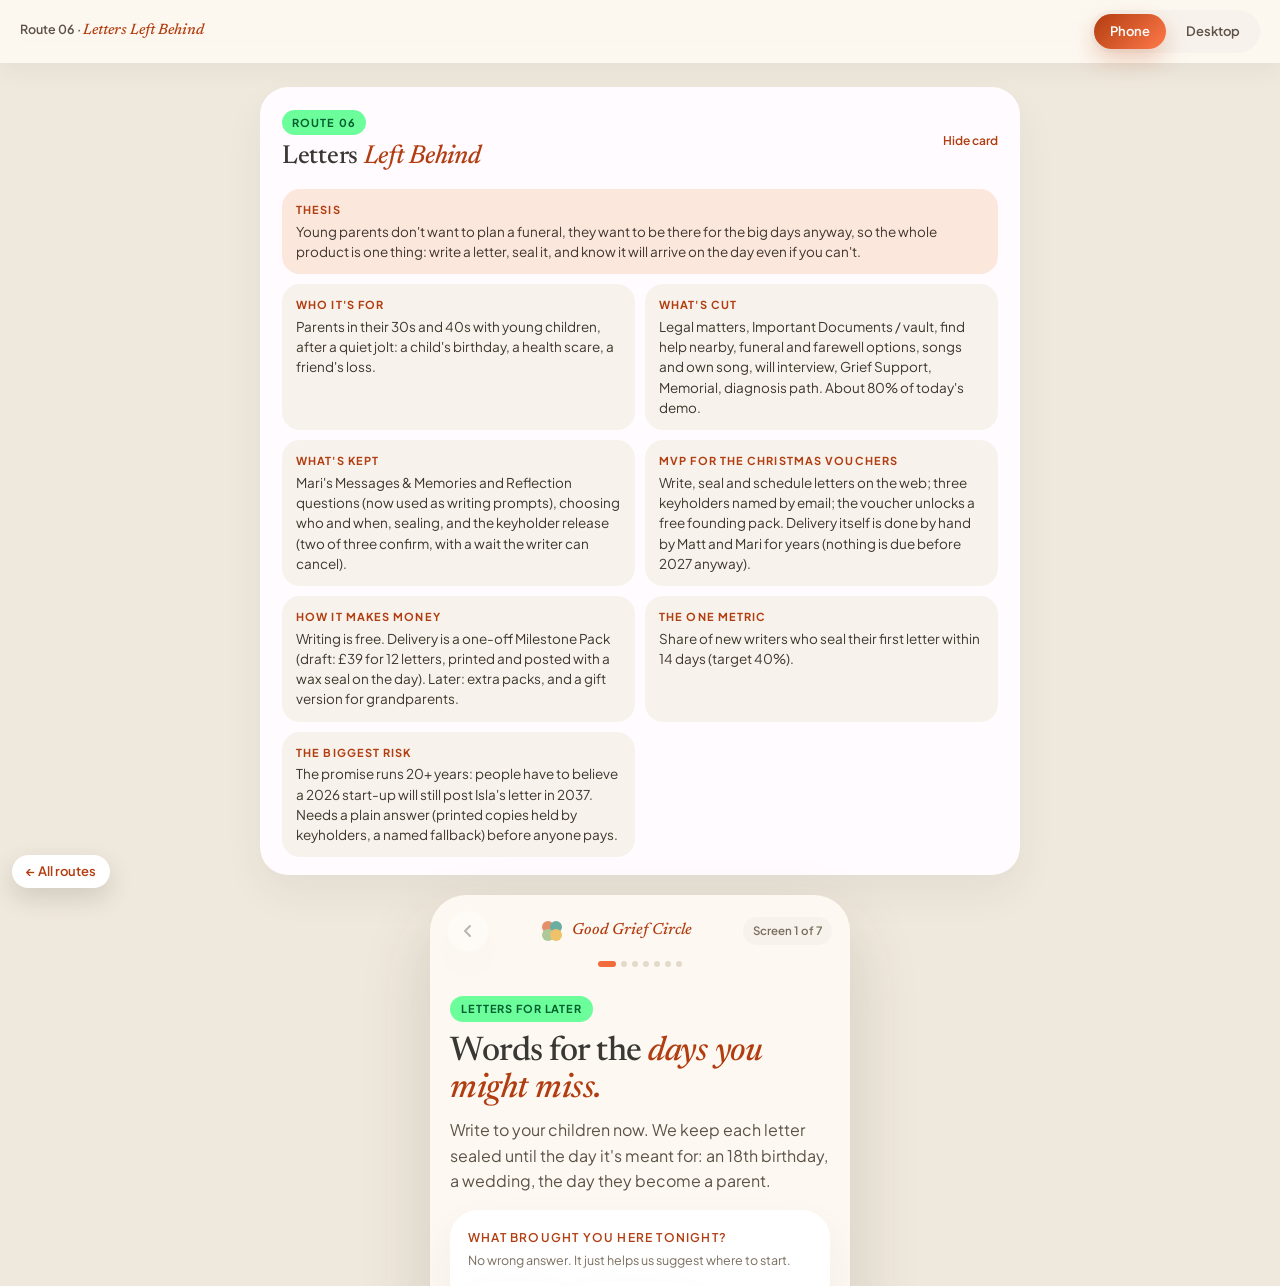
<file: routes/06-letters-left-behind.html>
<!doctype html>
<html lang="en-GB">
<head>
<meta charset="utf-8">
<meta name="robots" content="noindex">
<link rel="manifest" href="manifest.webmanifest">
<link rel="apple-touch-icon" href="apple-touch-icon.png">
<meta name="theme-color" content="#FFFBFF">
<meta name="apple-mobile-web-app-capable" content="yes">
<meta name="apple-mobile-web-app-title" content="GGC Routes">
<meta name="viewport" content="width=device-width, initial-scale=1, viewport-fit=cover">
<title>Letters Left Behind</title>
<script>(function(){var w=window.innerWidth;var f;try{f=window.self!==window.top}catch(e){f=true}document.documentElement.className=(w>=900?"view-desktop":"view-phone")+(f?" framed":"")})();</script>
<link rel="preconnect" href="https://fonts.googleapis.com">
<link rel="preconnect" href="https://fonts.gstatic.com" crossorigin>
<link href="https://fonts.googleapis.com/css2?family=Newsreader:ital,opsz,wght@0,6..72,500;0,6..72,800;1,6..72,500&family=Plus+Jakarta+Sans:wght@400;500;600;700&display=swap" rel="stylesheet">
<style>
:root{
  --page:#FDF9F2; --surface:#FFFBFF; --nest:#F7F3EC; --card:#FFFFFF; --field:#F1EDE6;
  --ink:#393834; --text:#3E362C; --muted:#5C5247; --soft:#7A6E5E; --faint:#A0937F;
  --accent:#F26B3C; --deep:#B23D10; --glow:#FF794A;
  --grad:linear-gradient(135deg,#B23D10 0%,#FF794A 100%);
  --sun:#FFC965; --onSun:#5F4200; --mint:#6DFE9C; --onMint:#005F2E; --green:#2F8B62;
  --tA:#FCE7DD; --tG:#E2F0E6; --tY:#FFF1D2;
  --lift:0 18px 40px rgba(57,56,52,.06); --sunglow:0 24px 48px -12px rgba(178,61,16,.14);
  --btn:0 10px 24px rgba(178,61,16,.26);
  --serif:'Newsreader',Georgia,serif; --sans:'Plus Jakarta Sans',-apple-system,system-ui,sans-serif;
}
*{box-sizing:border-box;margin:0;padding:0}
html,body{background:#EFE8DC}
body{font-family:var(--sans);color:var(--text);font-size:15px;line-height:1.6;-webkit-font-smoothing:antialiased;min-height:100vh}
button{font:inherit;color:inherit;border:0;background:none;cursor:pointer}
textarea,input{font:inherit;color:inherit}
.wrap{max-width:1100px;margin:0 auto;padding:24px 16px 48px;display:flex;flex-direction:column;align-items:center;gap:20px}

/* ---------- route card ---------- */
.route{width:100%;max-width:760px;background:var(--surface);border-radius:28px;box-shadow:var(--lift);padding:22px 22px 18px}
.route summary{list-style:none;cursor:pointer;display:flex;align-items:center;justify-content:space-between;gap:12px}
.route summary::-webkit-details-marker{display:none}
.route h1{font-family:var(--serif);font-weight:500;font-size:26px;line-height:1.15;color:var(--ink);letter-spacing:-.3px}
.route h1 em{color:var(--deep)}
.route .num{display:inline-block;background:var(--mint);color:var(--onMint);font-size:11px;font-weight:700;letter-spacing:.1em;text-transform:uppercase;border-radius:999px;padding:4px 10px;margin-bottom:8px}
.route .tog{font-size:12px;font-weight:600;color:var(--deep);white-space:nowrap}
.route[open] .tog .closed,.route:not([open]) .tog .opened{display:none}
.route dl{display:grid;grid-template-columns:1fr 1fr;gap:10px;margin-top:16px}
.route dl div{background:var(--nest);border-radius:18px;padding:12px 14px}
.route dl div.wide{grid-column:1/-1;background:var(--tA)}
.route dt{font-size:11px;font-weight:700;letter-spacing:.1em;text-transform:uppercase;color:var(--deep);margin-bottom:3px}
.route dd{font-size:13.5px;line-height:1.5;color:var(--text)}
@media (max-width:640px){.route dl{grid-template-columns:1fr}}

/* ---------- phone ---------- */
.phone{width:100%;max-width:420px;background:var(--page);border-radius:36px;box-shadow:0 30px 70px rgba(57,56,52,.16);overflow:hidden;position:relative;min-height:780px;display:flex;flex-direction:column}
@media (max-width:480px){.wrap{padding:12px 0 0;gap:12px}.route{border-radius:0 0 24px 24px}.phone{border-radius:0;box-shadow:none;min-height:100vh}}
.bar{display:flex;align-items:center;justify-content:space-between;padding:16px 18px 6px;gap:8px}
.back{width:40px;height:40px;border-radius:999px;background:var(--card);box-shadow:var(--lift);display:grid;place-items:center;color:var(--ink)}
.back[disabled]{opacity:.35;cursor:default}
.logo{display:flex;align-items:center;gap:7px;font-family:var(--serif);font-style:italic;font-weight:500;color:var(--deep);font-size:16px}
.step{font-size:11.5px;font-weight:600;color:var(--soft);background:var(--nest);border-radius:999px;padding:5px 10px;white-space:nowrap}
.dots{display:flex;gap:5px;justify-content:center;padding:4px 0 2px}
.dots i{width:6px;height:6px;border-radius:999px;background:#E3DACB;transition:all .25s}
.dots i.on{width:18px;background:var(--accent)}
.screen{display:none;padding:10px 20px 28px;flex:1;animation:in .35s ease}
.screen.show{display:block}
@keyframes in{from{opacity:0;transform:translateY(8px)}to{opacity:1;transform:none}}

/* ---------- type ---------- */
.chip{display:inline-block;background:var(--mint);color:var(--onMint);font-size:11px;font-weight:700;letter-spacing:.08em;text-transform:uppercase;border-radius:999px;padding:4px 11px}
.eyebrow{font-size:12px;font-weight:600;letter-spacing:.1em;text-transform:uppercase;color:var(--deep)}
h2{font-family:var(--serif);font-weight:500;color:var(--ink);font-size:34px;line-height:1.08;letter-spacing:-.5px;margin:12px 0 10px}
h2 em{font-style:italic;color:var(--deep)}
h2 b{font-weight:800}
h3{font-family:var(--serif);font-weight:500;color:var(--ink);font-size:21px;line-height:1.2;letter-spacing:-.2px}
.lede{font-size:16px;color:var(--muted);line-height:1.6}
.small{font-size:12.5px;color:var(--soft);line-height:1.5}
.gap{height:16px}
.card{background:var(--card);border-radius:28px;box-shadow:var(--lift);padding:18px}
.nest{background:var(--nest);border-radius:22px;padding:14px 16px}

/* ---------- buttons ---------- */
.btn{display:flex;width:100%;align-items:center;justify-content:center;gap:8px;border-radius:999px;padding:16px 22px;font-weight:700;font-size:15.5px;background:var(--grad);color:#fff;box-shadow:var(--btn);transition:transform .15s}
.btn:active{transform:scale(.98)}
.btn.ghost{background:var(--card);color:var(--ink);box-shadow:var(--lift);font-weight:600}
.btn.sun{background:var(--sun);color:var(--onSun);box-shadow:none}
.link{color:#B23A0E;font-weight:600;text-decoration:underline;text-underline-offset:3px}

/* ---------- choices ---------- */
.opts{display:flex;flex-wrap:wrap;gap:8px}
.opt{background:var(--card);box-shadow:var(--lift);border-radius:999px;padding:10px 15px;font-size:14px;font-weight:600;color:var(--text);transition:all .2s}
.opt.on{background:var(--sun);color:var(--onSun);box-shadow:none}
.row{display:flex;align-items:center;gap:12px}
.kid{flex:1;background:var(--card);box-shadow:var(--lift);border-radius:24px;padding:14px;text-align:left;transition:all .2s}
.kid.on{background:var(--sun);box-shadow:none}
.kid .nm{font-family:var(--serif);font-size:20px;color:var(--ink);font-weight:500}
.kid .ag{font-size:12.5px;color:var(--muted)}
.ms{display:flex;align-items:center;gap:12px;width:100%;background:var(--card);box-shadow:var(--lift);border-radius:22px;padding:13px 14px;text-align:left;margin-bottom:8px;transition:all .2s}
.ms.on{background:var(--sun);box-shadow:none}
.ms .ic{width:38px;height:38px;border-radius:14px;background:var(--tA);display:grid;place-items:center;flex:none;color:var(--deep)}
.ms.on .ic{background:rgba(255,255,255,.6)}
.ms .t{font-weight:600;color:var(--ink);font-size:14.5px}
.ms .d{font-size:12.5px;color:var(--muted)}
.ms .when{margin-left:auto;font-size:11px;font-weight:700;color:var(--deep);text-align:right;white-space:nowrap}

/* ---------- writing ---------- */
.paper{background:var(--card);border-radius:28px;box-shadow:var(--sunglow);padding:20px 18px 14px;position:relative}
.paper .to{font-family:var(--serif);font-style:italic;color:var(--deep);font-size:15px}
.paper textarea{width:100%;border:0;outline:0;resize:none;background:transparent;font-family:var(--serif);font-size:18px;line-height:1.55;color:var(--ink);min-height:210px;margin-top:6px}
.paper .meta{display:flex;justify-content:space-between;font-size:11.5px;color:var(--faint);margin-top:4px}
.field{width:100%;border:0;outline:0;background:var(--field);border-bottom:2px solid #E2D9CB;border-radius:12px 12px 4px 4px;padding:12px 14px;font-size:14.5px;resize:none;min-height:70px}
.field:focus{border-bottom-color:var(--accent);background:#fff}
.prompts{display:flex;gap:10px;overflow-x:auto;padding:4px 2px 12px;margin:0 -20px;padding-left:20px;padding-right:20px;scrollbar-width:none}
.prompts::-webkit-scrollbar{display:none}
.pr{flex:none;width:210px;background:var(--nest);border-radius:22px;padding:13px 14px;text-align:left;transition:all .2s}
.pr:hover{background:var(--tY)}
.pr .from{font-size:10.5px;font-weight:700;letter-spacing:.08em;text-transform:uppercase;color:var(--deep)}
.pr .q{font-family:var(--serif);font-size:16px;color:var(--ink);line-height:1.25;margin:4px 0}
.pr .h{font-size:12px;color:var(--muted);line-height:1.4}
.boundary{display:flex;gap:10px;align-items:flex-start;background:var(--tY);border-radius:20px;padding:12px 14px;font-size:13px;color:var(--onSun);line-height:1.5}
.boundary svg{flex:none;margin-top:2px}

/* ---------- envelope + seal (signature) ---------- */
.stage{position:relative;height:300px;display:grid;place-items:center;margin:6px 0 4px}
.env{position:relative;width:300px;height:190px;filter:drop-shadow(0 22px 30px rgba(57,56,52,.14))}
.env .body{position:absolute;inset:0;background:#FBF3E6;border-radius:14px;overflow:hidden}
.env .body:before{content:"";position:absolute;left:0;right:0;bottom:0;height:100%;background:linear-gradient(to top right,#F4E8D6 50%,transparent 50.4%) left/50% 100% no-repeat,linear-gradient(to top left,#F4E8D6 50%,transparent 50.4%) right/50% 100% no-repeat}
.env .letter{position:absolute;left:18px;right:18px;top:-70px;height:150px;background:#fff;border-radius:8px;padding:14px 16px;font-family:var(--serif);font-size:12.5px;color:var(--muted);line-height:1.45;transition:transform .6s ease .1s;z-index:1;box-shadow:0 4px 12px rgba(57,56,52,.06)}
.env.sealed .letter{transform:translateY(80px)}
.env .front{position:absolute;inset:0;border-radius:14px;z-index:2;background:linear-gradient(to top right,#F6EBDA 50%,transparent 50.3%) left bottom/50% 62% no-repeat,linear-gradient(to top left,#F6EBDA 50%,transparent 50.3%) right bottom/50% 62% no-repeat}
.env .flap{position:absolute;left:0;right:0;top:0;height:120px;z-index:3;transform-origin:top center;transform:rotateX(180deg);transition:transform .7s cubic-bezier(.6,.0,.3,1) .5s;perspective:600px}
.env .flap:before{content:"";position:absolute;inset:0;background:#EFE0C9;clip-path:polygon(0 0,100% 0,50% 100%);border-radius:14px 14px 0 0}
.env.sealed .flap{transform:rotateX(0)}
.env .addr{position:absolute;left:18px;bottom:16px;z-index:4;font-family:var(--serif);font-style:italic;color:var(--ink);font-size:17px;opacity:0;transition:opacity .4s 1.2s}
.env.sealed .addr{opacity:1}
.env .pmark{position:absolute;right:14px;top:14px;z-index:4;width:76px;height:76px;border-radius:999px;border:2px dashed rgba(178,61,16,.5);display:grid;place-items:center;text-align:center;color:var(--deep);font-size:9px;font-weight:700;letter-spacing:.08em;text-transform:uppercase;line-height:1.25;transform:rotate(-12deg) scale(1.4);opacity:0;transition:all .35s cubic-bezier(.3,1.6,.5,1) 2.2s}
.env.sealed .pmark{opacity:1;transform:rotate(-12deg) scale(1)}
.pmark b{display:block;font-family:var(--serif);font-size:15px;letter-spacing:0;color:var(--deep)}
.wax{position:absolute;left:50%;top:104px;z-index:5;width:72px;height:72px;margin-left:-36px;opacity:0;transform:translateY(-120px) scale(1.6);transition:all .45s cubic-bezier(.3,1.5,.5,1) 1.3s}
.env.sealed .wax{opacity:1;transform:none}
.holder{display:flex;flex-direction:column;align-items:center;gap:10px}
.press{position:relative;width:96px;height:96px;border-radius:999px;background:var(--grad);box-shadow:var(--btn),inset 0 -6px 12px rgba(0,0,0,.18),inset 0 4px 8px rgba(255,255,255,.25);display:grid;place-items:center;touch-action:none;user-select:none;-webkit-user-select:none}
.press svg.ring{position:absolute;inset:-8px;width:112px;height:112px;transform:rotate(-90deg)}
.press .lbl{color:#fff;font-family:var(--serif);font-style:italic;font-size:15px;text-align:center;line-height:1.1}
.press.done{opacity:.0;pointer-events:none;transition:opacity .3s}
.after{display:none}
.after.show{display:block;animation:in .4s ease 2.6s both}

/* ---------- shelf / timeline ---------- */
.hero{background:var(--grad);border-radius:28px;padding:18px;color:#fff;box-shadow:var(--sunglow);position:relative;overflow:hidden}
.hero .big{font-family:var(--serif);font-weight:800;font-size:44px;line-height:1}
.hero .sub{font-size:13px;opacity:.92}
.meter{height:8px;background:rgba(255,255,255,.3);border-radius:999px;margin-top:12px;overflow:hidden}
.meter i{display:block;height:100%;background:var(--sun);border-radius:999px}
.line{position:relative;padding-left:26px;margin-top:6px}
.line:before{content:"";position:absolute;left:8px;top:8px;bottom:8px;width:2px;background:repeating-linear-gradient(var(--faint) 0 4px,transparent 4px 9px);opacity:.5}
.yr{position:relative;margin:16px 0 8px;font-size:11.5px;font-weight:700;letter-spacing:.1em;color:var(--soft)}
.yr:before{content:"";position:absolute;left:-23px;top:3px;width:12px;height:12px;border-radius:999px;background:var(--page);border:2px solid var(--faint)}
.mini{display:flex;align-items:center;gap:12px;background:var(--card);border-radius:22px;box-shadow:var(--lift);padding:10px 12px;margin-bottom:8px;width:100%;text-align:left}
.mini .e{position:relative;width:54px;height:38px;flex:none;background:#FBF3E6;border-radius:6px;overflow:hidden}
.mini .e:before{content:"";position:absolute;inset:0;background:#EFE0C9;clip-path:polygon(0 0,100% 0,50% 62%)}
.mini .e i{position:absolute;left:50%;top:15px;width:16px;height:16px;margin-left:-8px;border-radius:999px;background:var(--grad);box-shadow:0 1px 3px rgba(0,0,0,.2)}
.mini.draft .e:before{background:#F1EDE6}
.mini.draft .e i{background:#E3DACB}
.mini .t{font-weight:600;color:var(--ink);font-size:14px;line-height:1.3}
.mini .d{font-size:12px;color:var(--muted)}
.tag{margin-left:auto;font-size:10.5px;font-weight:700;border-radius:999px;padding:4px 9px;white-space:nowrap}
.tag.s{background:var(--tG);color:var(--green)}
.tag.dr{background:var(--field);color:var(--soft)}
.tag.ev{background:var(--tY);color:var(--onSun)}
.mini.add{background:transparent;box-shadow:none;border:2px dashed rgba(160,147,127,.4);justify-content:center;color:var(--deep);font-weight:600;font-size:14px}

/* ---------- delivery ---------- */
.seg{display:flex;background:var(--nest);border-radius:999px;padding:4px;gap:4px}
.seg button{flex:1;border-radius:999px;padding:10px 8px;font-size:13.5px;font-weight:600;color:var(--muted);transition:all .2s}
.seg button.on{background:var(--card);color:var(--ink);box-shadow:var(--lift)}
.pane{display:none}.pane.show{display:block;animation:in .3s ease}
.steps{counter-reset:s;margin-top:14px}
.st{display:flex;gap:12px;margin-bottom:12px}
.st .n{counter-increment:s;flex:none;width:30px;height:30px;border-radius:999px;background:var(--tA);color:var(--deep);font-weight:700;font-size:13px;display:grid;place-items:center}
.st .n:before{content:counter(s)}
.st .t{font-weight:600;color:var(--ink);font-size:14.5px;line-height:1.35}
.st .d{font-size:13px;color:var(--muted);line-height:1.5}
.keys{display:flex;gap:8px;margin:10px 0 2px}
.key{flex:1;background:var(--card);box-shadow:var(--lift);border-radius:20px;padding:10px 8px;text-align:center}
.key .av{width:38px;height:38px;border-radius:999px;margin:0 auto 6px;display:grid;place-items:center;font-family:var(--serif);font-size:17px;color:#fff}
.key .nm{font-weight:600;font-size:13px;color:var(--ink)}
.key .rl{font-size:11px;color:var(--muted)}
.help{background:var(--tG);color:#1F5B40;border-radius:20px;padding:12px 14px;font-size:13px;line-height:1.5}

/* ---------- pack ---------- */
.pack{background:var(--card);border-radius:28px;box-shadow:var(--sunglow);padding:20px;position:relative;overflow:hidden}
.price{font-family:var(--serif);font-weight:800;font-size:46px;color:var(--ink);line-height:1}
.price small{font-family:var(--sans);font-size:13px;font-weight:600;color:var(--muted)}
.ticks{list-style:none;margin-top:14px}
.ticks li{display:flex;gap:10px;font-size:14px;color:var(--text);margin-bottom:9px;line-height:1.45}
.ticks li:before{content:"";flex:none;width:18px;height:18px;margin-top:2px;border-radius:999px;background:var(--tG) url("data:image/svg+xml,%3Csvg xmlns='http://www.w3.org/2000/svg' viewBox='0 0 18 18'%3E%3Cpath d='M5 9.5l2.5 2.5L13 6.5' fill='none' stroke='%232F8B62' stroke-width='2' stroke-linecap='round' stroke-linejoin='round'/%3E%3C/svg%3E") center/18px no-repeat}
.voucher{display:flex;gap:8px;margin-top:6px}
.voucher input{flex:1;min-width:0;border:0;outline:0;background:var(--field);border-bottom:2px solid #E2D9CB;border-radius:12px 12px 4px 4px;padding:12px 14px;font-size:14.5px;letter-spacing:.08em;text-transform:uppercase}
.voucher button{border-radius:999px;background:var(--sun);color:var(--onSun);font-weight:700;padding:0 18px;font-size:14px}
.ok{display:none;background:var(--tG);color:#1F5B40;border-radius:20px;padding:12px 14px;font-size:13.5px;margin-top:10px}
.ok.show{display:block;animation:in .3s ease}
.draftflag{display:inline-block;background:var(--field);color:var(--soft);font-size:10.5px;font-weight:700;letter-spacing:.08em;text-transform:uppercase;border-radius:999px;padding:3px 8px;vertical-align:middle}
.toast{position:absolute;left:50%;bottom:22px;transform:translate(-50%,30px);opacity:0;background:var(--ink);color:#fff;font-size:13px;padding:10px 16px;border-radius:999px;transition:all .3s;pointer-events:none;white-space:nowrap;z-index:20}
.toast.show{opacity:1;transform:translate(-50%,0)}

/* ---------- framed (inside the coordinator's viewer) ---------- */
.framed .route,.framed .viewbar{display:none!important}
.framed:not(.view-desktop) .wrap{max-width:none;padding:0;gap:0}
.framed:not(.view-desktop) .phone{max-width:none;border-radius:0;box-shadow:none;min-height:100vh}

/* ---------- view switch ---------- */
.viewbar{position:sticky;top:0;z-index:50;display:flex;align-items:center;justify-content:space-between;gap:12px;padding:10px 20px;background:rgba(253,249,242,.94);box-shadow:0 8px 24px rgba(57,56,52,.05);-webkit-backdrop-filter:blur(10px);backdrop-filter:blur(10px)}
.viewbar .vl{font-size:12.5px;font-weight:600;color:var(--muted)}
.viewbar .vl b{font-family:var(--serif);font-style:italic;font-weight:500;color:var(--deep);font-size:15px}
.vt{display:flex;background:var(--nest);border-radius:999px;padding:4px;gap:4px}
.vt button{border-radius:999px;padding:7px 16px;font-size:13px;font-weight:600;color:var(--muted);transition:all .2s}
.vt button.on{background:var(--grad);color:#fff;box-shadow:var(--btn)}
@media (max-width:599px){.viewbar{display:none}}
.col{display:contents}
.desk-only{display:none!important}

/* ---------- desktop view: the writing desk ---------- */
.view-desktop .desk-only{display:block!important}
.view-desktop .nav.desk-only{display:flex!important}
.view-desktop .phone-only{display:none!important}
.view-desktop .wrap{max-width:1180px;padding:24px 24px 56px}
.view-desktop .route{max-width:1120px}
.view-desktop .route dl{grid-template-columns:repeat(4,minmax(0,1fr))}
.view-desktop .route dl div:last-child{grid-column:span 2}
.view-desktop .phone{max-width:1120px;min-height:0;border-radius:28px;box-shadow:var(--lift);background:var(--page)}
.view-desktop .bar{padding:18px 28px;gap:16px;background:var(--surface)}
.view-desktop .logo{order:0;font-size:19px}
.view-desktop .nav{order:1;margin:0 auto;gap:4px}
.view-desktop .back{order:2}
.view-desktop .step{order:3}
.nav button{border-radius:999px;padding:8px 14px;font-size:13.5px;font-weight:600;color:var(--muted);transition:all .2s;white-space:nowrap}
.nav button:hover{background:var(--nest)}
.nav button.on{background:var(--sun);color:var(--onSun)}
.view-desktop .dots{display:none}
.view-desktop .screen{padding:32px 40px 44px}
.view-desktop .screen.show{display:grid;grid-template-columns:minmax(0,1fr) minmax(0,1fr);gap:28px 44px;align-items:start}
.view-desktop .col{display:block;min-width:0}
.view-desktop h2{font-size:44px}
.view-desktop .screen h2[style]{font-size:40px!important}
/* 1 */
.view-desktop .s1 .intro{padding-top:24px}
.view-desktop .s1 .intro h2{font-size:54px}
/* 3 · the desk: prompts | paper | envelopes */
.view-desktop .s3.show{grid-template-columns:minmax(200px,240px) minmax(0,1fr) minmax(230px,280px);grid-template-areas:"left m1 right" "left m2 right";grid-template-rows:auto 1fr;gap:0 28px}
.view-desktop .s3 .m1{grid-area:m1}
.view-desktop .s3 .m2{grid-area:m2;padding-top:18px}
.view-desktop .s3 .left{grid-area:left;background:var(--nest);border-radius:28px;padding:18px 14px;align-self:stretch}
.view-desktop .s3 .right{grid-area:right;background:var(--nest);border-radius:28px;padding:18px 16px;align-self:stretch}
.view-desktop .s3 .left .eyebrow{margin:0 4px 10px!important}
.view-desktop .prompts{flex-direction:column;overflow:visible;margin:0;padding:0}
.view-desktop .pr{width:auto;background:var(--card);box-shadow:var(--lift)}
.view-desktop .pr:hover{background:var(--tY)}
.view-desktop .paper{padding:34px 38px 18px;border-radius:28px}
.view-desktop .paper .to{font-size:19px}
.view-desktop .paper textarea{font-size:19px;line-height:34px;min-height:340px}
.view-desktop .deskshelf h3{font-size:18px}
.view-desktop .deskshelf .line{padding-left:22px}
.view-desktop .deskshelf .mini{padding:9px 10px;gap:10px}
.view-desktop .deskshelf .mini .e{width:44px;height:31px}
.view-desktop .deskshelf .mini .e i{top:11px;width:13px;height:13px;margin-left:-6.5px}
.view-desktop .deskshelf .mini .t{font-size:13px}
.view-desktop .deskshelf .mini .d{font-size:11.5px}
.view-desktop .deskshelf .tag{display:none}
.view-desktop .deskshelf .mini.add{font-size:13px}
@media (max-width:899px){.view-desktop .s3.show{grid-template-columns:minmax(0,1fr);grid-template-areas:"m1" "left" "m2" "right";gap:18px}}
/* 4 · seal */
.view-desktop .s4.show{align-items:center}
.view-desktop .s4 .col:first-child h2,.view-desktop .s4 .col:first-child .eyebrow{text-align:left!important}
.view-desktop .stage{height:360px}
.view-desktop .env{transform:scale(1.2)}
.view-desktop .holder .small{max-width:340px!important}
/* 5 · shelf */
.view-desktop .s5.show{grid-template-areas:"a b" "c b";grid-template-rows:auto 1fr}
.view-desktop .s5 .a{grid-area:a}.view-desktop .s5 .b{grid-area:b}.view-desktop .s5 .c{grid-area:c}
.view-desktop .s5 .b .line{margin-top:0}
.view-desktop .s5 .b{background:var(--nest);border-radius:28px;padding:6px 20px 16px}
/* 6 · delivery: both sides at once */
.view-desktop .s6 .hd,.view-desktop .s6 .full{grid-column:1/-1}
.view-desktop .s6 .pane{display:block;background:var(--surface);border-radius:28px;padding:22px 24px;box-shadow:var(--lift);animation:none}
.view-desktop .s6 .full .btn{max-width:420px;margin:0 auto}
/* 7 · pack */
.view-desktop .s7 .col:last-child{padding-top:52px}
.view-desktop .s7 .full .btn{margin-top:0}
</style>
</head>
<body>
<div class="viewbar" role="toolbar" aria-label="Choose a layout">
  <span class="vl">Route 06 · <b>Letters Left Behind</b></span>
  <div class="vt" id="vt"><button data-v="phone">Phone</button><button data-v="desktop">Desktop</button></div>
</div>
<div class="wrap">

  <!-- ROUTE CARD -->
  <details class="route" open>
    <summary>
      <div>
        <span class="num">Route 06</span>
        <h1>Letters <em>Left Behind</em></h1>
      </div>
      <span class="tog"><span class="opened">Hide card</span><span class="closed">Show route card</span></span>
    </summary>
    <dl>
      <div class="wide"><dt>Thesis</dt><dd>Young parents don't want to plan a funeral, they want to be there for the big days anyway, so the whole product is one thing: write a letter, seal it, and know it will arrive on the day even if you can't.</dd></div>
      <div><dt>Who it's for</dt><dd>Parents in their 30s and 40s with young children, after a quiet jolt: a child's birthday, a health scare, a friend's loss.</dd></div>
      <div><dt>What's cut</dt><dd>Legal matters, Important Documents / vault, find help nearby, funeral and farewell options, songs and own song, will interview, Grief Support, Memorial, diagnosis path. About 80% of today's demo.</dd></div>
      <div><dt>What's kept</dt><dd>Mari's Messages &amp; Memories and Reflection questions (now used as writing prompts), choosing who and when, sealing, and the keyholder release (two of three confirm, with a wait the writer can cancel).</dd></div>
      <div><dt>MVP for the Christmas vouchers</dt><dd>Write, seal and schedule letters on the web; three keyholders named by email; the voucher unlocks a free founding pack. Delivery itself is done by hand by Matt and Mari for years (nothing is due before 2027 anyway).</dd></div>
      <div><dt>How it makes money</dt><dd>Writing is free. Delivery is a one-off Milestone Pack (draft: £39 for 12 letters, printed and posted with a wax seal on the day). Later: extra packs, and a gift version for grandparents.</dd></div>
      <div><dt>The one metric</dt><dd>Share of new writers who seal their first letter within 14 days (target 40%).</dd></div>
      <div><dt>The biggest risk</dt><dd>The promise runs 20+ years: people have to believe a 2026 start-up will still post Isla's letter in 2037. Needs a plain answer (printed copies held by keyholders, a named fallback) before anyone pays.</dd></div>
    </dl>
  </details>

  <!-- PHONE -->
  <div class="phone" id="phone">
    <div class="bar">
      <button class="back" id="back" aria-label="Back" disabled>
        <svg width="18" height="18" viewBox="0 0 18 18" fill="none"><path d="M11 4L6 9l5 5" stroke="currentColor" stroke-width="2" stroke-linecap="round" stroke-linejoin="round"/></svg>
      </button>
      <div class="logo">
        <svg width="26" height="26" viewBox="0 0 26 26" aria-hidden="true"><g opacity=".82"><circle cx="9" cy="9" r="6" fill="#e07a4d"/><circle cx="17" cy="9" r="6" fill="#4a9e90"/><circle cx="9" cy="17" r="6" fill="#9cbf86"/><circle cx="17" cy="17" r="6" fill="#eab64a"/></g></svg>
        Good Grief Circle
      </div>
      <nav class="nav desk-only" id="nav" aria-label="Sections">
        <button data-go="1" data-r="1-1">Start</button>
        <button data-go="3" data-r="2-4">The desk</button>
        <button data-go="5" data-r="5-5">Your letters</button>
        <button data-go="6" data-r="6-6">Delivery</button>
        <button data-go="7" data-r="7-7">Milestone Pack</button>
      </nav>
      <span class="step" id="stepLbl">Screen 1 of 7</span>
    </div>
    <div class="dots" id="dots"></div>

    <!-- 1 · A quiet start -->
    <section class="screen s1 show" data-s="1">
      <div class="col intro">
      <div class="gap"></div>
      <span class="chip">Letters for later</span>
      <h2>Words for the <em>days you might miss.</em></h2>
      <p class="lede">Write to your children now. We keep each letter sealed until the day it's meant for: an 18th birthday, a wedding, the day they become a parent.</p>
      </div>
      <div class="col">
      <div class="gap phone-only"></div>
      <div class="card">
        <p class="eyebrow">What brought you here tonight?</p>
        <p class="small" style="margin:4px 0 12px">No wrong answer. It just helps us suggest where to start.</p>
        <div class="opts" id="why">
          <button class="opt" data-v="bday">A birthday</button>
          <button class="opt" data-v="scare">A health scare</button>
          <button class="opt on" data-v="friend">A friend's loss</button>
          <button class="opt" data-v="new">A new baby</button>
          <button class="opt" data-v="think">Just thinking</button>
        </div>
        <div class="nest" style="margin-top:14px" id="whyNote">
          <p style="font-size:14px;color:var(--ink)"><b>Start here:</b> one short letter to one child. Five minutes is enough. You can come back to it, and nothing is ever sent while you're here to say no.</p>
        </div>
      </div>
      <div class="gap"></div>
      <button class="btn" data-go="2">Write my first letter</button>
      <p class="small" style="text-align:center;margin-top:12px">Writing is free. You only pay if you want letters delivered.</p>
      </div>
    </section>

    <!-- 2 · Who and when -->
    <section class="screen s2" data-s="2">
      <div class="col">
      <p class="eyebrow" style="margin-top:8px">Who it's for</p>
      <h2 style="font-size:30px">Who is this <em>message</em> for?</h2>
      <p class="small" style="margin-bottom:12px">You can write as many as you like — start with one person.</p>
      <div class="row" id="kids">
        <button class="kid on" data-k="isla"><div class="nm">Isla</div><div class="ag">7 · born 12 Mar 2019</div></button>
        <button class="kid" data-k="ollie"><div class="nm">Ollie</div><div class="ag">3 · born 4 Aug 2023</div></button>
      </div>
      <p class="small" style="margin:8px 0 18px">+ <span class="link">Add someone</span> (Jonny, your sister, a godchild)</p>
      </div>
      <div class="col">
      <p class="eyebrow" style="margin-top:8px">When it should arrive</p>
      <div style="margin-top:10px" id="milestones"></div>
      <p class="small" style="margin:4px 0 16px">Some days can't go in a calendar. For those, one of your keyholders tells us when it's time.</p>
      <button class="btn" data-go="3">Start writing</button>
      </div>
    </section>

    <!-- 3 · Write -->
    <section class="screen s3" data-s="3">
      <div class="col m1">
      <p class="eyebrow" style="margin-top:8px" id="writeEyebrow">For Isla · on her 18th birthday</p>
      <h3 style="margin:6px 0 4px">What would you like to say?</h3>
      <p class="small" style="margin-bottom:12px">Take your time. You can come back and edit this whenever you wish.</p>
      <div class="paper">
        <div class="to" id="dearLine">Dear Isla,</div>
        <textarea id="letter" aria-label="Your letter">You're eighteen today. I'm writing this at the kitchen table while you're asleep upstairs, seven years old, with your shoes still on because you refused to take them off after the party.

I want you to know</textarea>
        <div class="meta"><span>Saved on this device</span><span id="wc">0 words</span></div>
      </div>
      </div>
      <div class="col left">
      <p class="eyebrow" style="margin:18px 0 8px">Stuck? Borrow a question</p>
      <div class="prompts" id="prompts"></div>
      </div>
      <div class="col m2">
      <h3 style="font-size:17px;margin:8px 0 4px">A memory you'd like remembered</h3>
      <p class="small" style="margin-bottom:8px">A moment, a feeling, an ordinary day that mattered.</p>
      <textarea class="field" id="memory" aria-label="A memory">The morning you learned to whistle and wouldn't stop, all the way to Roundhay Park and back.</textarea>
      <div class="gap"></div>
      <div class="boundary">
        <svg width="16" height="16" viewBox="0 0 16 16"><circle cx="8" cy="8" r="7" fill="none" stroke="#5F4200" stroke-width="1.5"/><path d="M8 7v4M8 4.6v.1" stroke="#5F4200" stroke-width="1.6" stroke-linecap="round"/></svg>
        <span><b>A letter, not a legal will.</b> Choosing who would look after Isla and Ollie needs a will. <span class="link" style="color:var(--onSun)">How to name a guardian</span></span>
      </div>
      <div class="gap"></div>
      <button class="btn" data-go="4">Ready to seal</button>
      </div>
      <aside class="col right deskshelf desk-only" aria-label="Your sealed letters">
        <p class="eyebrow">On your desk</p>
        <h3 style="margin:4px 0 2px">Waiting for <em style="color:var(--deep)">their day</em></h3>
        <p class="small">Sealed envelopes, in the order they'll arrive.</p>
        <div class="line" id="deskLine"></div>
      </aside>
    </section>

    <!-- 4 · Seal (signature) -->
    <section class="screen s4" data-s="4">
      <div class="col">
      <p class="eyebrow" style="margin-top:8px;text-align:center">Seal it</p>
      <h2 style="text-align:center;font-size:30px">Press and hold <em>to seal.</em></h2>
      <div class="stage">
        <div class="env" id="env">
          <div class="body"></div>
          <div class="letter" id="envLetter">Dear Isla,<br>You're eighteen today. I'm writing this at the kitchen table while you're asleep upstairs…</div>
          <div class="front"></div>
          <div class="flap"></div>
          <div class="addr" id="envAddr">For Isla</div>
          <div class="pmark" id="pmark"><div>Open on<b id="pmDate">12·III·37</b>18th</div></div>
          <svg class="wax" viewBox="0 0 72 72" aria-hidden="true">
            <defs><radialGradient id="wg" cx="40%" cy="35%" r="70%"><stop offset="0" stop-color="#FF8A5C"/><stop offset=".6" stop-color="#D9531F"/><stop offset="1" stop-color="#9E3410"/></radialGradient></defs>
            <path d="M36 3c5 0 7 4 11 5s9-1 12 3 1 8 3 12 6 6 6 11-4 7-5 11 1 9-3 12-8 1-12 3-6 6-11 6-7-4-11-5-9 1-12-3-1-8-3-12-6-6-6-11 4-7 5-11-1-9 3-12 8-1 12-3 6-6 11-6z" fill="url(#wg)"/>
            <circle cx="36" cy="36" r="20" fill="none" stroke="rgba(255,255,255,.35)" stroke-width="1.5"/>
            <g opacity=".85" transform="translate(36 36)"><circle cx="-5" cy="-5" r="7" fill="#FFD9C6"/><circle cx="5" cy="-5" r="7" fill="#FFE3D4"/><circle cx="-5" cy="5" r="7" fill="#FFE3D4"/><circle cx="5" cy="5" r="7" fill="#FFD9C6"/></g>
          </svg>
        </div>
      </div>
      </div>
      <div class="col">
      <div class="holder" id="holder">
        <div class="press" id="press" role="button" tabindex="0" aria-label="Press and hold to seal">
          <svg class="ring" viewBox="0 0 112 112"><circle cx="56" cy="56" r="52" fill="none" stroke="rgba(178,61,16,.15)" stroke-width="4"/><circle id="ringFill" cx="56" cy="56" r="52" fill="none" stroke="#FFC965" stroke-width="4" stroke-linecap="round" stroke-dasharray="327" stroke-dashoffset="327"/></svg>
          <span class="lbl">Hold</span>
        </div>
        <p class="small" style="text-align:center;max-width:280px">Sealing means it's ready, not that it's final. You can open and rewrite it any time.</p>
      </div>
      <div class="after" id="after">
        <div class="card" style="text-align:center;margin-top:-6px">
          <span class="chip">Sealed</span>
          <h3 style="margin:10px 0 6px">Isla's letter will wait for <em style="color:var(--deep)" id="sealedWhen">12 March 2037</em>.</h3>
          <p class="small">That's one day she won't have to wonder what you'd have said.</p>
        </div>
        <div class="gap"></div>
        <button class="btn" data-go="5">See all your letters</button>
      </div>
      </div>
    </section>

    <!-- 5 · The shelf -->
    <section class="screen s5" data-s="5">
      <div class="col a">
      <p class="eyebrow" style="margin-top:8px">Your letters</p>
      <h2 style="font-size:30px">Laura's <em>letters</em></h2>
      <div class="hero">
        <div class="row" style="align-items:flex-end;justify-content:space-between">
          <div><div class="big" id="sealedCount">3</div><div class="sub">sealed, waiting for their day</div></div>
          <div class="sub" style="text-align:right">Founding pack<br><b>3 of 12</b> used</div>
        </div>
        <div class="meter"><i id="meterFill" style="width:25%"></i></div>
      </div>
      </div>
      <div class="col b"><div class="line" id="timeline"></div></div>
      <div class="col c">
      <div class="nest" style="margin-top:10px">
        <p style="font-size:14px;color:var(--ink);font-weight:600">Next idea: Ollie's first day at school</p>
        <p class="small">September 2027 is close. A few lines in your own words would mean a lot to a four-year-old later on.</p>
      </div>
      <div class="gap"></div>
      <button class="btn" data-go="6">How delivery works</button>
      </div>
    </section>

    <!-- 6 · Delivery -->
    <section class="screen s6" data-s="6">
      <div class="col hd">
      <p class="eyebrow" style="margin-top:8px">How delivery works</p>
      <h2 style="font-size:30px">Nothing goes <em>without you.</em></h2>
      <div class="seg phone-only" id="seg">
        <button class="on" data-p="alive">While you're here</button>
        <button data-p="died">If you die</button>
      </div>
      </div>

      <div class="pane show" data-p="alive">
        <h3 class="desk-only">While you're here</h3>
        <div class="steps">
          <div class="st"><span class="n"></span><div><div class="t">Your letters stay yours</div><div class="d">Open, rewrite or delete any of them whenever you like. Nothing is ever sent early.</div></div></div>
          <div class="st"><span class="n"></span><div><div class="t">A month before each date, we ask you</div><div class="d">"Isla's 18th is on 12 March. Give it to her yourself, let us post it, or keep it for later?" No answer means we keep holding it.</div></div></div>
          <div class="st"><span class="n"></span><div><div class="t">A check-in once a year</div><div class="d">On Isla's birthday we remind you the letters are there, in case there's something new to add.</div></div></div>
        </div>
        <div class="nest"><p class="small" style="color:var(--muted)">Many parents give the letter themselves on the day. That's the best ending this can have.</p></div>
      </div>

      <div class="pane" data-p="died">
        <h3 class="desk-only">If you die</h3>
        <p class="small" style="margin-top:14px">Your keyholders. You choose three; two of them must confirm.</p>
        <div class="keys">
          <div class="key"><div class="av" style="background:#e07a4d">J</div><div class="nm">Jonny</div><div class="rl">Husband</div></div>
          <div class="key"><div class="av" style="background:#4a9e90">B</div><div class="nm">Beth</div><div class="rl">Sister</div></div>
          <div class="key"><div class="av" style="background:#9cbf86">P</div><div class="nm">Priya</div><div class="rl">Friend</div></div>
        </div>
        <div class="steps">
          <div class="st"><span class="n"></span><div><div class="t">Two of three keyholders tell us</div><div class="d">One starts it; a second must agree. We ask for a death certificate and a person on our team checks it.</div></div></div>
          <div class="st"><span class="n"></span><div><div class="t">We wait 30 days and write to you</div><div class="d">By email and text. If you're still here, one tap cancels it and your keyholders are told.</div></div></div>
          <div class="st"><span class="n"></span><div><div class="t">The letters still wait for their day</div><div class="d">Nothing arrives all at once. Isla's 18th letter comes on 12 March 2037, printed, sealed and posted to the address your keyholders keep up to date.</div></div></div>
          <div class="st"><span class="n"></span><div><div class="t">Days without a date</div><div class="d">For a wedding or a first child, a keyholder tells us when, and chooses the moment it's handed over.</div></div></div>
        </div>
        <div class="help">If you're writing this because of something hard right now, Samaritans are there any time, day or night: <b>116 123</b>, free.</div>
      </div>
      <div class="col full">
      <div class="gap phone-only"></div>
      <button class="btn" data-go="7">Keep my letters safe for their day</button>
      </div>
    </section>

    <!-- 7 · The pack -->
    <section class="screen s7" data-s="7">
      <div class="col">
      <p class="eyebrow" style="margin-top:8px">The Milestone Pack</p>
      <h2 style="font-size:30px">Delivered <em>on the day,</em> however far away.</h2>
      <div class="pack">
        <span class="draftflag">Draft price</span>
        <div class="price" style="margin-top:8px">£39 <small>once, not yearly</small></div>
        <ul class="ticks">
          <li>12 letters, to anyone you choose, for any date up to 2066</li>
          <li>Printed on heavy paper, sealed in wax, posted on the day</li>
          <li>Three keyholders, two to confirm, a 30-day wait you can cancel</li>
          <li>Your keyholders get a printed copy of the list, so it never depends on us alone</li>
        </ul>
      </div>
      </div>
      <div class="col">
      <div class="gap phone-only"></div>
      <div class="card">
        <p class="eyebrow">Got a Christmas card from us?</p>
        <p class="small" style="margin:4px 0 8px">Your code gives you the founding pack free, for good.</p>
        <div class="voucher">
          <input id="code" value="GGC-2026-HOLLY" aria-label="Voucher code">
          <button id="redeem">Use it</button>
        </div>
        <div class="ok" id="ok"><b>Founding pack added.</b> Your 12 letters are covered. Nothing to pay, now or later.</div>
      </div>
      <div class="gap"></div>
      <button class="btn" id="payBtn">Choose keyholders</button>
      <p class="small" style="text-align:center;margin-top:10px">Preview: payments aren't switched on yet. Writing and sealing will always be free.</p>
      </div>
    </section>

    <div class="toast" id="toast"></div>
  </div>
</div>

<script>
(function(){
  var TOTAL=7, cur=1, hist=[1];
  var screens=[].slice.call(document.querySelectorAll('.screen'));
  var dots=document.getElementById('dots');
  for(var i=0;i<TOTAL;i++){dots.appendChild(document.createElement('i'))}
  function show(n,push){
    cur=n;
    screens.forEach(function(s){s.classList.toggle('show',+s.dataset.s===n)});
    document.getElementById('stepLbl').textContent='Screen '+n+' of '+TOTAL;
    [].forEach.call(dots.children,function(d,i){d.classList.toggle('on',i===n-1)});
    document.getElementById('back').disabled=(n===1);
    if(push!==false)hist.push(n);
    var ph=document.getElementById('phone');
    if(ph.getBoundingClientRect().top<0) ph.scrollIntoView({behavior:'smooth'});
    if(n===4)resetSeal();
    if(n===5||n===3)drawTimeline();
    [].forEach.call(document.querySelectorAll('#nav button'),function(b){var r=b.dataset.r.split('-');b.classList.toggle('on',n>=+r[0]&&n<=+r[1])});
  }
  document.addEventListener('click',function(e){
    var g=e.target.closest('[data-go]'); if(g){show(+g.dataset.go)}
  });
  document.getElementById('back').addEventListener('click',function(){
    if(hist.length>1){hist.pop();show(hist[hist.length-1],false)}
  });
  function toast(msg){var t=document.getElementById('toast');t.textContent=msg;t.classList.add('show');clearTimeout(t._t);t._t=setTimeout(function(){t.classList.remove('show')},2200)}

  /* 1 · why */
  var notes={
    bday:'<b>Start here:</b> a letter for the birthday you just had. What you noticed about them this year is exactly what they will want to read one day.',
    scare:'<b>Start here:</b> one short letter to one child. You don’t have to say everything. Nothing is ever sent while you’re here to say no.',
    friend:'<b>Start here:</b> one short letter to one child. Five minutes is enough. You can come back to it, and nothing is ever sent while you’re here to say no.',
    'new':'<b>Start here:</b> a letter for the day they become a parent themselves. You know exactly what this week feels like.',
    think:'<b>Start here:</b> one ordinary memory, written down. That’s often the letter people treasure most.'
  };
  document.getElementById('why').addEventListener('click',function(e){
    var b=e.target.closest('.opt'); if(!b)return;
    [].forEach.call(this.children,function(c){c.classList.toggle('on',c===b)});
    document.getElementById('whyNote').innerHTML='<p style="font-size:14px;color:var(--ink)">'+notes[b.dataset.v]+'</p>';
  });

  /* 2 · who and when */
  var kids={isla:{name:'Isla',born:[2019,2,12],pron:'her'},ollie:{name:'Ollie',born:[2023,7,4],pron:'his'}};
  var kid='isla', ms='18';
  var MON=['January','February','March','April','May','June','July','August','September','October','November','December'];
  var ROM=['I','II','III','IV','V','VI','VII','VIII','IX','X','XI','XII'];
  function msList(){
    var k=kids[kid], b=k.born;
    return [
      {id:'secondary',t:'First day at secondary school',d:'September, the year '+(k.name==='Isla'?'she':'he')+' turns 11',y:b[0]+11+(b[1]>=8?1:0),m:8,day:3,when:'Sep '+(b[0]+11+(b[1]>=8?1:0)),icon:'bag'},
      {id:'18',t:'18th birthday',d:'The day '+(k.name==='Isla'?'she':'he')+' becomes an adult',y:b[0]+18,m:b[1],day:b[2],when:b[2]+' '+MON[b[1]].slice(0,3)+' '+(b[0]+18),icon:'cake'},
      {id:'wed',t:'Wedding day',d:'If it happens. A keyholder tells us when',ev:1,when:'When it’s time',icon:'ring'},
      {id:'parent',t:'When '+(k.name==='Isla'?'she':'he')+' becomes a parent',d:'A keyholder tells us when',ev:1,when:'When it’s time',icon:'baby'},
      {id:'hard',t:'A hard day',d:'Opened whenever '+(k.name==='Isla'?'she':'he')+' needs it, from 16',ev:1,when:'From '+(b[0]+16),icon:'heart'}
    ];
  }
  var ICONS={
    bag:'<path d="M5 8h10v8H5zM8 8V6a2 2 0 014 0v2" fill="none" stroke="currentColor" stroke-width="1.6" stroke-linejoin="round"/>',
    cake:'<path d="M4 16h12v-5H4zM4 13c2 1 4-1 6 0s4 1 6 0M10 11V8M10 5.5v.5" fill="none" stroke="currentColor" stroke-width="1.6" stroke-linecap="round"/>',
    ring:'<circle cx="10" cy="12" r="4.5" fill="none" stroke="currentColor" stroke-width="1.6"/><path d="M8 5l2-2 2 2-2 2.5z" fill="none" stroke="currentColor" stroke-width="1.4" stroke-linejoin="round"/>',
    baby:'<circle cx="10" cy="8" r="3.5" fill="none" stroke="currentColor" stroke-width="1.6"/><path d="M4.5 17c1-3 3-4.5 5.5-4.5s4.5 1.5 5.5 4.5" fill="none" stroke="currentColor" stroke-width="1.6" stroke-linecap="round"/>',
    heart:'<path d="M10 16s-6-3.5-6-7.5A3.2 3.2 0 0110 7a3.2 3.2 0 016 1.5C16 12.5 10 16 10 16z" fill="none" stroke="currentColor" stroke-width="1.6" stroke-linejoin="round"/>'
  };
  function drawMs(){
    var el=document.getElementById('milestones');
    el.innerHTML=msList().map(function(m){
      return '<button class="ms'+(m.id===ms?' on':'')+'" data-m="'+m.id+'"><span class="ic"><svg width="20" height="20" viewBox="0 0 20 20">'+ICONS[m.icon]+'</svg></span><span><div class="t">'+m.t+'</div><div class="d">'+m.d+'</div></span><span class="when">'+m.when+'</span></button>';
    }).join('');
    updateChoice();
  }
  function current(){var l=msList();for(var i=0;i<l.length;i++)if(l[i].id===ms)return l[i];return l[1]}
  function updateChoice(){
    var k=kids[kid], m=current();
    var occ={secondary:'starting secondary school','18':'on '+k.pron+' 18th birthday',wed:'on '+k.pron+' wedding day',parent:'when '+(kid==='isla'?'she':'he')+' becomes a parent',hard:'for a hard day'}[ms];
    document.getElementById('writeEyebrow').textContent='For '+k.name+' · '+occ;
    document.getElementById('dearLine').textContent='Dear '+k.name+',';
    document.getElementById('envAddr').textContent='For '+k.name;
    if(m.ev){
      document.getElementById('pmDate').textContent=ms==='hard'?'Any day':'The day';
      document.getElementById('sealedWhen').textContent=ms==='hard'?'the day '+(kid==='isla'?'she':'he')+' needs it':'the day itself';
    }else{
      document.getElementById('pmDate').textContent=m.day+'·'+ROM[m.m]+'·'+String(m.y).slice(2);
      document.getElementById('sealedWhen').textContent=m.day+' '+MON[m.m]+' '+m.y;
    }
    var pm=document.getElementById('pmark').firstChild;
    pm.lastChild.textContent={secondary:'School','18':'18th',wed:'Wedding',parent:'New baby',hard:'Open if'}[ms];
    document.querySelector('#after h3').firstChild.textContent=k.name+'’s letter will wait for ';
  }
  document.getElementById('kids').addEventListener('click',function(e){
    var b=e.target.closest('.kid'); if(!b)return;
    kid=b.dataset.k;[].forEach.call(this.children,function(c){c.classList.toggle('on',c===b)});
    if(kid==='ollie'){var ta=document.getElementById('letter');if(ta.value.indexOf('eighteen')>-1)ta.value='';}
    drawMs(); wc();
  });
  document.getElementById('milestones').addEventListener('click',function(e){
    var b=e.target.closest('.ms'); if(!b)return; ms=b.dataset.m; drawMs();
  });

  /* 3 · write */
  var prompts=[
    {from:'Reflection',q:'What are you proudest of?',h:'Big or small — the moments you’d most want remembered.',s:'\n\nThe thing I’m proudest of is '},
    {from:'Reflection',q:'Which values feel most like you?',h:'Choose as many as fit — these can quietly shape everything else you write.',s:'\n\nIf there’s one thing I hope you got from me, it’s '},
    {from:'For when you pass',q:'What do you hope for the people you leave behind?',h:'For the people you love, the causes you care about, the world you’re leaving behind.',s:'\n\nWhat I hope for you is '},
    {from:'For when you pass',q:'What would you like to pass on?',h:'Stories, recipes, skills, traditions, objects — and who should have them.',s:'\n\nThere’s something I want you to have: '},
    {from:'Reflection',q:'Who and what are you grateful for?',h:'The people, places, or ordinary things that made life good.',s:'\n\nI’m so grateful that '},
    {from:'Getting unstuck',q:'What did they do this week that made you laugh?',h:'Tiny, specific things last longest.',s:'\n\nThis week you '}
  ];
  document.getElementById('prompts').innerHTML=prompts.map(function(p,i){
    return '<button class="pr" data-i="'+i+'"><div class="from">'+p.from+'</div><div class="q">'+p.q+'</div><div class="h">'+p.h+'</div></button>';
  }).join('');
  var ta=document.getElementById('letter');
  document.getElementById('prompts').addEventListener('click',function(e){
    var b=e.target.closest('.pr'); if(!b)return;
    ta.value=ta.value.replace(/\s+$/,'')+prompts[+b.dataset.i].s; ta.focus();
    ta.selectionStart=ta.selectionEnd=ta.value.length; wc(); toast('Added a starting line');
  });
  function wc(){var n=(ta.value.trim().match(/\S+/g)||[]).length;document.getElementById('wc').textContent=n+' word'+(n===1?'':'s');
    var snip=ta.value.trim().slice(0,110).replace(/</g,'&lt;');
    document.getElementById('envLetter').innerHTML='Dear '+kids[kid].name+',<br>'+(snip||'…')+(ta.value.length>110?'…':'');}
  ta.addEventListener('input',wc); wc();

  /* 4 · seal: press and hold */
  var press=document.getElementById('press'), ring=document.getElementById('ringFill'), env=document.getElementById('env');
  var holdT=null, start=0, raf=null, done=false, HOLD=1100;
  function resetSeal(){done=false;env.classList.remove('sealed');press.classList.remove('done');ring.style.strokeDashoffset=327;
    document.getElementById('after').classList.remove('show');document.getElementById('holder').style.display='flex';}
  function tick(){var p=Math.min(1,(Date.now()-start)/HOLD);ring.style.strokeDashoffset=327*(1-p);
    if(p>=1){seal();return}raf=requestAnimationFrame(tick)}
  function down(e){if(done)return;e.preventDefault();start=Date.now();raf=requestAnimationFrame(tick)}
  function up(){if(done)return;cancelAnimationFrame(raf);ring.style.transition='stroke-dashoffset .3s';ring.style.strokeDashoffset=327;setTimeout(function(){ring.style.transition=''},300)}
  function seal(){done=true;cancelAnimationFrame(raf);press.classList.add('done');env.classList.add('sealed');
    setTimeout(function(){document.getElementById('holder').style.display='none'},350);
    document.getElementById('after').classList.add('show');
    sealedExtra=1;}
  press.addEventListener('pointerdown',down);
  ['pointerup','pointerleave','pointercancel'].forEach(function(ev){press.addEventListener(ev,up)});
  press.addEventListener('keydown',function(e){if(e.key===' '||e.key==='Enter'){e.preventDefault();seal()}});

  /* 5 · timeline */
  var sealedExtra=0;
  function drawTimeline(){
    var k=kids[kid], m=current();
    var items=[
      {y:2027,t:'Ollie · first day at school',d:'Not written yet',st:'dr',draft:1},
      {y:2030,t:'Isla · first day at secondary',d:'Sealed 2 Oct 2026 · 3 Sep 2030',st:'s'},
      {y:2034,t:'Ollie · first day at secondary',d:'Sealed 2 Oct 2026 · 3 Sep 2034',st:'s'},
      {y:2035,t:'Isla · for a hard day',d:'Sealed 9 Oct 2026 · she can ask from 16',st:'ev',ev:'Open if'}
    ];
    var label=k.name+' · '+({secondary:'first day at secondary','18':'18th birthday',wed:'wedding day',parent:'becoming a parent',hard:'for a hard day'}[ms]);
    var dup=items.some(function(x){return x.t===label});
    if(!dup){
      var newItem={y:m.ev?9999:m.y,t:label,d:(sealedExtra?'Sealed today':'Not sealed yet')+(m.ev?' · a keyholder tells us when':' · '+m.day+' '+MON[m.m].slice(0,3)+' '+m.y),st:sealedExtra?(m.ev?'ev':'s'):'dr',draft:!sealedExtra,isNew:1};
      if(m.ev)newItem.ev='When';
      items.push(newItem);
    }
    items.push({y:9999,t:'Isla · wedding day',d:'Not written yet · a keyholder tells us when',st:'dr',draft:1});
    items=items.filter(function(x,i,a){return a.findIndex(function(z){return z.t===x.t})===i});
    items.sort(function(a,b){return a.y-b.y});
    var sealed=items.filter(function(x){return !x.draft}).length;
    document.getElementById('sealedCount').textContent=sealed;
    document.getElementById('meterFill').style.width=Math.round(sealed/12*100)+'%';
    document.querySelector('.hero .sub b').textContent=sealed+' of 12';
    var html='',last=null;
    items.forEach(function(x){
      var yl=x.y===9999?'SOMEDAY':String(x.y);
      if(yl!==last){html+='<div class="yr">'+yl+'</div>';last=yl}
      var tag=x.draft?'<span class="tag dr">Draft</span>':(x.st==='ev'?'<span class="tag ev">'+(x.ev||'When')+'</span>':'<span class="tag s">Sealed</span>');
      html+='<button class="mini'+(x.draft?' draft':'')+'"'+(x.draft?' data-go="2"':'')+'><span class="e"><i></i></span><span><div class="t">'+x.t+(x.isNew&&!x.draft?' <span style="color:var(--deep)">• new</span>':'')+'</div><div class="d">'+x.d+'</div></span>'+tag+'</button>';
    });
    html+='<button class="mini add" data-go="2">+ Write another letter</button>';
    document.getElementById('timeline').innerHTML=html;
    document.getElementById('deskLine').innerHTML=html;
  }

  /* 6 · delivery toggle */
  document.getElementById('seg').addEventListener('click',function(e){
    var b=e.target.closest('button'); if(!b)return;
    [].forEach.call(this.children,function(c){c.classList.toggle('on',c===b)});
    document.querySelectorAll('.pane').forEach(function(p){p.classList.toggle('show',p.dataset.p===b.dataset.p)});
  });

  /* 7 · voucher */
  document.getElementById('redeem').addEventListener('click',function(){
    var v=document.getElementById('code').value.trim();
    if(v.length<6){toast('That code looks too short');return}
    document.getElementById('ok').classList.add('show');
    document.getElementById('payBtn').textContent='Choose my three keyholders';
  });
  document.getElementById('payBtn').addEventListener('click',function(){toast('Preview ends here: keyholders come next')});

  /* view switch */
  var root=document.documentElement;
  var framed=root.classList.contains('framed');
  function setView(v){
    if(window.innerWidth<600&&!framed)v='phone';
    root.classList.toggle('view-desktop',v==='desktop');root.classList.toggle('view-phone',v!=='desktop');
    [].forEach.call(document.querySelectorAll('#vt button'),function(b){b.classList.toggle('on',b.dataset.v===v)});
  }
  document.getElementById('vt').addEventListener('click',function(e){var b=e.target.closest('button');if(b)setView(b.dataset.v)});
  window.addEventListener('resize',function(){if(!framed&&window.innerWidth<600&&root.classList.contains('view-desktop'))setView('phone')});
  setView(window.innerWidth>=900?'desktop':'phone');

  drawMs(); drawTimeline(); show(1,false);
})();
</script>
<a id="ggc-all-routes" href="./" aria-label="All routes" style="position:fixed;z-index:9999;left:calc(12px + env(safe-area-inset-left,0px));
bottom:calc(12px + env(safe-area-inset-bottom,0px));font:600 13px/1 'Plus Jakarta Sans',-apple-system,sans-serif;
color:#B23D10;background:#FFFFFF;text-decoration:none;padding:10px 14px;border-radius:999px;
box-shadow:0 10px 24px rgba(57,56,52,.16)">&larr; All routes</a>
<script>try { if (window.self !== window.top) document.getElementById('ggc-all-routes').remove(); } catch (e) {}</script>
<script>if ('serviceWorker' in navigator && location.protocol === 'https:') {
  addEventListener('load', () => navigator.serviceWorker.register('sw.js').catch(() => {}));
}</script>
</body>
</html>
</file>
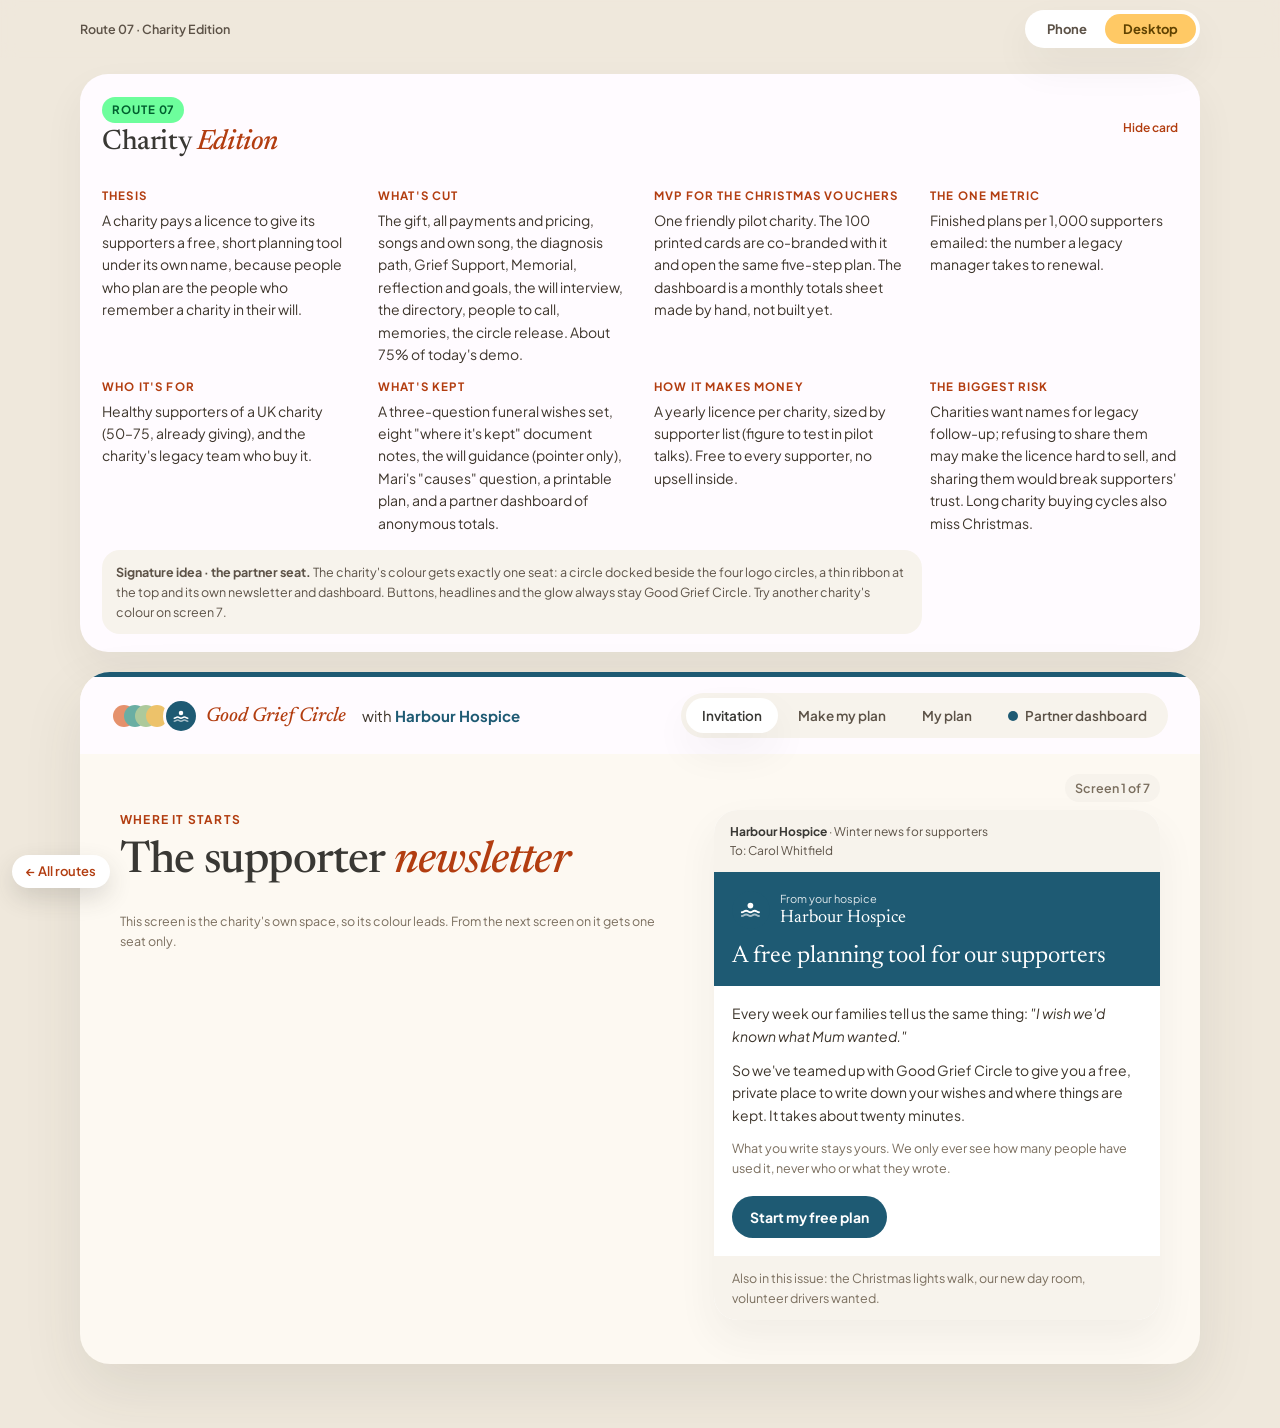
<file: routes/07-charity-edition.html>
<!doctype html>
<html lang="en-GB">
<head>
<meta charset="utf-8">
<meta name="robots" content="noindex">
<link rel="manifest" href="manifest.webmanifest">
<link rel="apple-touch-icon" href="apple-touch-icon.png">
<meta name="theme-color" content="#FFFBFF">
<meta name="apple-mobile-web-app-capable" content="yes">
<meta name="apple-mobile-web-app-title" content="GGC Routes">
<meta name="viewport" content="width=device-width, initial-scale=1, viewport-fit=cover">
<title>Charity Edition</title>
<script>(function(){var h=document.documentElement,f;try{f=window.self!==window.top}catch(e){f=true}
h.className=(window.innerWidth>=900?'view-desktop':'view-phone')+(f?' framed':'');})();</script>
<link rel="preconnect" href="https://fonts.googleapis.com">
<link href="https://fonts.googleapis.com/css2?family=Newsreader:ital,opsz,wght@0,6..72,500;0,6..72,800;1,6..72,500&family=Plus+Jakarta+Sans:wght@400;500;600;700&display=swap" rel="stylesheet">
<style>
:root{
  --page:#FDF9F2; --surface:#FFFBFF; --nest:#F7F3EC; --card:#FFFFFF; --field:#F1EDE6;
  --ink:#393834; --text:#3E362C; --muted:#5C5247; --soft:#7A6E5E; --faint:#A0937F;
  --accent:#F26B3C; --deep:#B23D10; --glow:#FF794A;
  --gradient:linear-gradient(135deg,#B23D10 0%,#FF794A 100%);
  --sun:#FFC965; --onSun:#5F4200; --mint:#6DFE9C; --onMint:#005F2E; --green:#2F8B62;
  --tA:#FCE7DD; --tG:#E2F0E6; --tGold:#FFF1D2;
  --lift:0 18px 40px rgba(57,56,52,.06); --glowShadow:0 10px 24px rgba(178,61,16,.26);
  /* The partner seat: the only place a charity's colour lives. Swapped live from the dashboard. */
  --partner:#1E5A73; --partnerTint:#E3EEF2; --partnerName:"Harbour Hospice";
  --serif:'Newsreader',Georgia,serif; --sans:'Plus Jakarta Sans',-apple-system,system-ui,sans-serif;
}
*{box-sizing:border-box}
html,body{margin:0}
body{background:#EFE8DC;color:var(--text);font-family:var(--sans);font-size:15px;line-height:1.6;-webkit-font-smoothing:antialiased}
button{font-family:inherit;cursor:pointer}
.wrap{max-width:1100px;margin:0 auto;padding:24px 16px 48px;display:flex;gap:28px;align-items:flex-start;justify-content:center;flex-wrap:wrap}

/* Route card */
.route{flex:1 1 360px;max-width:440px;background:var(--surface);border-radius:28px;box-shadow:var(--lift);padding:22px 22px 18px}
.route summary{list-style:none;cursor:pointer;display:flex;justify-content:space-between;align-items:center;gap:10px}
.route summary::-webkit-details-marker{display:none}
.route h1{font-family:var(--serif);font-weight:500;font-size:28px;line-height:1.1;color:var(--ink);margin:4px 0 0;letter-spacing:-.4px}
.route h1 em{color:var(--deep)}
.chip{display:inline-block;background:var(--mint);color:var(--onMint);font-size:11.5px;font-weight:700;letter-spacing:.08em;text-transform:uppercase;border-radius:999px;padding:4px 10px}
.toggle{font-size:12px;color:var(--deep);font-weight:600;white-space:nowrap}
.route dl{margin:16px 0 0}
.route dt{font-size:11.5px;font-weight:700;letter-spacing:.1em;text-transform:uppercase;color:var(--deep);margin-top:13px}
.route dd{margin:3px 0 0;font-size:14px;color:var(--text)}
.route .note{margin-top:16px;background:var(--nest);border-radius:18px;padding:12px 14px;font-size:12.5px;color:var(--muted)}

/* Phone */
.phone{flex:0 1 420px;width:100%;max-width:420px;background:var(--page);border-radius:34px;box-shadow:0 30px 70px rgba(57,56,52,.16);overflow:hidden;position:relative;min-height:760px;display:flex;flex-direction:column}
.ribbon{height:5px;background:var(--partner)}
.bar{display:flex;align-items:center;justify-content:space-between;padding:12px 16px 4px;font-size:12px;color:var(--soft)}
.back{background:none;border:0;color:var(--deep);font-weight:600;font-size:13px;padding:6px 0;visibility:hidden}
.back.on{visibility:visible}
.count{background:var(--nest);border-radius:999px;padding:4px 10px;font-weight:600}
.screen{display:none;padding:8px 20px 28px;flex:1;animation:fade .35s ease}
.screen.on{display:block}
@keyframes fade{from{opacity:0;transform:translateY(6px)}to{opacity:1;transform:none}}
h2{font-family:var(--serif);font-weight:500;color:var(--ink);font-size:34px;line-height:1.08;letter-spacing:-.6px;margin:10px 0 10px}
h2 em{color:var(--deep);font-style:italic}
h2 b{font-weight:800}
h3{font-family:var(--serif);font-weight:500;color:var(--ink);font-size:21px;line-height:1.2;margin:0 0 6px}
.eyebrow{font-size:12px;font-weight:700;letter-spacing:.1em;text-transform:uppercase;color:var(--deep)}
p{margin:0 0 12px}
.muted{color:var(--muted)}
.small{font-size:12.5px;color:var(--soft)}
.card{background:var(--card);border-radius:28px;box-shadow:var(--lift);padding:18px;margin:14px 0}
.nest{background:var(--nest);border-radius:22px;padding:14px 16px;margin:12px 0}
.btn{display:block;width:100%;border:0;border-radius:999px;padding:15px 20px;font-size:15.5px;font-weight:700;color:#fff;background:var(--gradient);box-shadow:var(--glowShadow);margin-top:16px}
.btn2{display:block;width:100%;border:0;border-radius:999px;padding:13px 20px;font-size:14.5px;font-weight:600;color:var(--ink);background:var(--card);box-shadow:var(--lift);margin-top:10px}
.link{background:none;border:0;color:var(--deep);font-weight:600;font-size:14px;padding:8px 0;text-decoration:underline;text-underline-offset:3px}
.boundary{display:flex;gap:10px;align-items:flex-start;background:var(--tGold);border-radius:20px;padding:12px 14px;font-size:13px;color:var(--onSun);margin:14px 0}
.boundary b{color:#4a3300}
.crisis{font-size:12px;color:var(--soft);text-align:center;margin-top:22px}
.crisis b{color:var(--muted)}

/* Co-brand lockup: the partner gets one seat beside the circles, never inside them */
.lockup{display:flex;align-items:center;gap:10px}
.lockup .pmark{width:38px;height:38px;border-radius:50%;background:var(--partner);display:grid;place-items:center;flex:none}
.lockup .pname{font-family:var(--serif);font-size:19px;font-weight:500;color:var(--partner);line-height:1.1}
.lockup .with{font-size:11px;color:var(--soft);line-height:1.3}
.wordmark{font-family:var(--serif);font-style:italic;font-weight:500;color:var(--deep)}
.powered{display:flex;align-items:center;gap:7px;font-size:11.5px;color:var(--soft)}

/* Newsletter (the charity's own space) */
.mail{background:var(--card);border-radius:24px;box-shadow:var(--lift);overflow:hidden;margin-top:6px}
.mailhead{padding:12px 16px;background:var(--nest);font-size:12px;color:var(--muted)}
.mailhead b{color:var(--ink)}
.mailtop{background:var(--partner);color:#fff;padding:18px 18px 16px}
.mailtop .t{font-family:var(--serif);font-size:24px;line-height:1.15}
.mailbody{padding:16px 18px 18px;font-size:14px}
.mailbtn{display:inline-block;border:0;border-radius:999px;background:var(--partner);color:#fff;font-weight:700;padding:12px 18px;font-size:14px;margin-top:6px}
.mailother{padding:12px 18px;background:var(--nest);font-size:12.5px;color:var(--soft)}

/* Welcome */
.hero{background:var(--surface);border-radius:30px;box-shadow:var(--lift);padding:20px 18px;margin-top:4px}
.three{display:grid;gap:10px;margin-top:14px}
.three div{display:flex;gap:12px;align-items:center;background:var(--nest);border-radius:18px;padding:11px 13px;font-size:14px}
.num{width:28px;height:28px;border-radius:50%;background:var(--tA);color:var(--deep);font-weight:700;display:grid;place-items:center;flex:none;font-size:13px}
.sees{background:var(--partnerTint);border-radius:20px;padding:13px 15px;font-size:13px;margin-top:14px;color:var(--ink)}
.sees b{color:var(--partner)}

/* Wishes */
.steps{display:flex;gap:6px;margin:6px 0 4px}
.steps i{flex:1;height:5px;border-radius:9px;background:var(--field)}
.steps i.on{background:var(--accent)}
.opt{display:block;width:100%;text-align:left;border:0;border-radius:20px;background:var(--card);box-shadow:var(--lift);padding:13px 16px;margin:9px 0;color:var(--ink);font-size:15px;font-weight:600;transition:background .2s}
.opt span{display:block;font-weight:400;font-size:13px;color:var(--muted)}
.opt.sel{background:var(--sun);color:var(--onSun)}
.opt.sel span{color:var(--onSun)}
textarea{width:100%;border:0;border-bottom:2px solid rgba(188,185,179,.5);background:var(--field);border-radius:14px 14px 4px 4px;padding:12px 14px;font-family:var(--sans);font-size:15px;color:var(--text);min-height:110px;resize:vertical;outline:none}
textarea:focus{border-bottom-color:var(--accent);background:#fff}

/* Documents */
.doc{display:flex;gap:12px;background:var(--card);border-radius:22px;box-shadow:var(--lift);padding:13px 14px;margin:9px 0;align-items:flex-start}
.tick{width:26px;height:26px;border-radius:50%;flex:none;display:grid;place-items:center;background:var(--field);border:0;margin-top:2px}
.doc.done .tick{background:var(--green)}
.doc .lab{font-weight:700;color:var(--ink);font-size:14.5px}
.doc .where{font-size:13px;color:var(--muted)}
.doc .hint{font-size:12px;color:var(--faint)}

/* Will + remember */
.willopt{display:grid;grid-template-columns:1fr 1fr;gap:9px;margin-top:10px}
.willopt div{background:var(--nest);border-radius:18px;padding:11px 12px;font-size:12.5px;color:var(--muted)}
.willopt b{display:block;color:var(--ink);font-size:13.5px;margin-bottom:2px}
.remember{background:var(--surface);border-radius:28px;box-shadow:var(--lift);padding:18px;margin-top:18px;position:relative;overflow:hidden}
.remember:before{content:"";position:absolute;inset:0 auto 0 0;width:6px;background:var(--partnerTint)}
.rchoice{display:block;width:100%;text-align:left;border:0;border-radius:18px;background:var(--nest);padding:12px 14px;margin:8px 0;font-size:14px;color:var(--ink);font-weight:600}
.rchoice span{display:block;font-weight:400;font-size:12.5px;color:var(--muted)}
.rchoice.sel{background:var(--sun);color:var(--onSun)}
.rchoice.sel span{color:var(--onSun)}
.quiet{font-size:12.5px;color:var(--muted);margin-top:10px}

/* Plan */
.radiant{background:var(--gradient);color:#fff;border-radius:30px;padding:20px;box-shadow:var(--glowShadow);margin-top:6px}
.radiant h3{color:#fff;font-size:26px}
.radiant .r{display:flex;justify-content:space-between;font-size:14px;padding:7px 0;border-top:1px solid rgba(255,255,255,.18)}
.radiant .r:first-of-type{border-top:0}
.pill{display:inline-block;border-radius:999px;padding:3px 10px;font-size:11.5px;font-weight:700}
.pill.ok{background:var(--mint);color:var(--onMint)}
.pill.todo{background:rgba(255,255,255,.22);color:#fff}

/* Dashboard */
.dhead{background:var(--partner);color:#fff;border-radius:26px;padding:16px 18px;margin-top:4px}
.dhead .t{font-family:var(--serif);font-size:23px;line-height:1.15}
.tiles{display:grid;grid-template-columns:1fr 1fr;gap:10px;margin-top:12px}
.tile{background:var(--card);border-radius:22px;box-shadow:var(--lift);padding:13px 14px}
.tile .n{font-family:var(--serif);font-weight:800;font-size:30px;color:var(--ink);line-height:1}
.tile .l{font-size:12px;color:var(--muted);margin-top:4px}
.funnel{margin-top:6px}
.frow{font-size:12.5px;color:var(--muted);margin:9px 0 0}
.frow .b{height:12px;border-radius:9px;background:var(--partner);margin-top:4px;opacity:.9}
.frow .b.lt{opacity:.45}
.swatches{display:flex;gap:10px;margin-top:10px;flex-wrap:wrap}
.sw{border:0;border-radius:999px;padding:8px 12px 8px 8px;background:var(--nest);display:flex;align-items:center;gap:8px;font-size:12.5px;font-weight:600;color:var(--ink)}
.sw i{width:22px;height:22px;border-radius:50%;display:block}
.sw.sel{background:var(--sun);color:var(--onSun)}
.rules{font-size:12.5px;color:var(--muted);margin:10px 0 0;padding-left:18px}
.rules li{margin:3px 0}
.toast{position:absolute;left:16px;right:16px;bottom:16px;background:var(--ink);color:#fff;border-radius:18px;padding:12px 14px;font-size:13px;opacity:0;transform:translateY(10px);transition:.3s;pointer-events:none}
.toast.on{opacity:1;transform:none}

@media (max-width:860px){
  .view-phone .wrap{padding:12px 0 0;gap:12px}
  .view-phone .route{max-width:none;margin:0 12px;border-radius:24px}
  .view-phone .phone{max-width:none;border-radius:0;box-shadow:none;min-height:100vh}
}

/* View switch (sticky, hidden on real phones) */
.vbar{position:sticky;top:0;z-index:30;background:rgba(239,232,220,.92);-webkit-backdrop-filter:blur(8px);backdrop-filter:blur(8px)}
.vin{max-width:1168px;margin:0 auto;padding:10px 24px;display:flex;justify-content:space-between;align-items:center;gap:12px}
.vlab{font-size:12.5px;color:var(--muted);font-weight:600}
.vswitch{display:inline-flex;background:var(--card);border-radius:999px;padding:4px;box-shadow:var(--lift)}
.vswitch button{border:0;background:none;border-radius:999px;padding:7px 18px;font-size:13px;font-weight:700;color:var(--muted)}
.vswitch button[aria-pressed="true"]{background:var(--sun);color:var(--onSun)}
@media (max-width:599px){.vbar{display:none}}
.phone{scroll-margin-top:60px}

/* Inside the viewer's iframe: product only; the viewer draws the phone */
.framed .route,.framed .vbar{display:none}
.framed .phone{scroll-margin-top:0}
.framed.view-phone body{background:var(--page)}
.framed.view-phone .wrap{display:block;max-width:none;padding:0}
.framed.view-phone .phone{max-width:none;border-radius:0;box-shadow:none;min-height:100vh}
.framed.view-desktop .wrap{padding-top:20px}

/* Pieces that only exist for one view */
.grp{display:contents}
.dsk{display:none}
.dtop{display:none}

/* ---------- Desktop web-app layout ---------- */
.view-desktop .wrap{display:block;max-width:1168px;padding:16px 24px 64px}
.view-desktop .route{max-width:none;margin:0 0 20px}
.view-desktop .route dl{display:grid;grid-template-rows:repeat(4,auto);grid-auto-flow:column;grid-auto-columns:minmax(0,1fr);column-gap:28px}
.view-desktop .route .note{max-width:820px}
.view-desktop .phone{max-width:none;min-height:0;border-radius:30px;box-shadow:0 24px 60px rgba(57,56,52,.10)}
.view-desktop .dsk{display:block}
.view-desktop .grp{display:block}
.view-desktop .dtop{display:flex;align-items:center;justify-content:space-between;gap:20px;padding:16px 32px;background:var(--surface);flex-wrap:wrap}
.dbrand{display:flex;align-items:center;gap:10px}
.dbrand .wordmark{font-size:20px}
.dbrand .pmark{width:30px;height:30px;margin-left:-14px;box-shadow:0 0 0 3px var(--surface)}
.dbrand .with{margin-left:6px}
.dnav{display:flex;gap:4px;background:var(--nest);border-radius:999px;padding:5px;flex-wrap:wrap}
.dnav button{border:0;background:none;border-radius:999px;padding:9px 16px;font-weight:600;font-size:13.5px;color:var(--muted);display:flex;align-items:center;gap:7px}
.dnav button.on{background:var(--card);color:var(--ink);box-shadow:var(--lift)}
.dnav .pdot{width:10px;height:10px;border-radius:50%;background:var(--partner)}
.view-desktop .bar{padding:20px 40px 0;font-size:12.5px}
.view-desktop .screen{padding:8px 40px 44px}
.view-desktop h2{font-size:44px;letter-spacing:-.8px}
.view-desktop .wq h2{font-size:38px!important}
.view-desktop .btn{display:inline-block;width:auto;min-width:260px;padding:15px 30px}
.view-desktop .toast{position:fixed;left:50%;right:auto;bottom:28px;width:min(440px,calc(100vw - 32px));transform:translate(-50%,10px)}
.view-desktop .toast.on{transform:translate(-50%,0)}

/* Two columns: left children stack; the .R child fills the right column */
.view-desktop .two:not(.screen),.view-desktop .screen.two.on{display:grid;grid-template-columns:minmax(0,1.1fr) minmax(0,.9fr);grid-template-rows:repeat(var(--n),auto) 1fr;column-gap:48px;align-items:start}
.view-desktop .two.wide-r{grid-template-columns:minmax(0,.8fr) minmax(0,1.2fr)}
.view-desktop .two > *{grid-column:1}
.view-desktop .two > .R{grid-column:2;grid-row:1 / -1;margin-top:0}
.view-desktop .screen.two > .R{position:sticky;top:76px}

/* Screen-specific desktop touches */
.view-desktop .hero{padding:40px 44px}
.view-desktop .hero .grp .three{margin-top:0}
.view-desktop #docs{display:grid;grid-template-columns:1fr 1fr;gap:12px;align-items:stretch}
.view-desktop #docs .doc{margin:0}
.view-desktop .remember{margin-top:6px}
.view-desktop .wsum .card{margin:6px 0 0}
.srow{display:flex;justify-content:space-between;gap:16px;padding:10px 0;font-size:14px;color:var(--muted)}
.srow:nth-of-type(even){background:var(--nest);border-radius:12px;padding:10px 12px;margin:0 -12px}
.srow b{color:var(--ink);text-align:right}
.srow.words{display:block}
.srow.words i{display:block;margin-top:4px;color:var(--ink);font-family:var(--serif);font-size:17px;line-height:1.4}
.view-desktop .tiles{grid-template-columns:repeat(4,1fr);gap:16px;margin-top:16px}
.view-desktop .tile{padding:18px 20px}
.view-desktop .tile .n{font-size:40px}
.view-desktop .pair{display:grid;grid-template-columns:minmax(0,1.3fr) minmax(0,1fr);gap:20px;margin-top:6px}
.view-desktop .pair .card{margin:14px 0 0}
.view-desktop .dhead{padding:22px 26px;display:flex;justify-content:space-between;align-items:flex-end;gap:16px;flex-wrap:wrap}
.view-desktop #restart{display:inline-block;width:auto;padding:13px 26px}

@media (max-width:1000px){
  .view-desktop .route dl{grid-template-rows:repeat(8,auto)}
}
@media (max-width:960px){
  .view-desktop .two:not(.screen),.view-desktop .screen.two.on{display:block}
  .view-desktop .screen.two > .R{position:static}
  .view-desktop .tiles{grid-template-columns:1fr 1fr}
  .view-desktop .pair{grid-template-columns:1fr}
  .view-desktop #docs{grid-template-columns:1fr}
  .view-desktop .dtop,.view-desktop .bar,.view-desktop .screen{padding-left:22px;padding-right:22px}
}
</style>
</head>
<body>
<div class="vbar" id="vbar"><div class="vin">
  <span class="vlab">Route 07 · Charity Edition</span>
  <div class="vswitch" role="group" aria-label="Choose a layout">
    <button type="button" data-view="phone" aria-pressed="false">Phone</button>
    <button type="button" data-view="desktop" aria-pressed="false">Desktop</button>
  </div>
</div></div>
<div class="wrap">

<details class="route" id="route" open>
  <summary>
    <div>
      <span class="chip">Route 07</span>
      <h1>Charity <em>Edition</em></h1>
    </div>
    <span class="toggle" id="rtoggle">Hide card</span>
  </summary>
  <dl>
    <dt>Thesis</dt>
    <dd>A charity pays a licence to give its supporters a free, short planning tool under its own name, because people who plan are the people who remember a charity in their will.</dd>
    <dt>Who it's for</dt>
    <dd>Healthy supporters of a UK charity (50–75, already giving), and the charity's legacy team who buy it.</dd>
    <dt>What's cut</dt>
    <dd>The gift, all payments and pricing, songs and own song, the diagnosis path, Grief Support, Memorial, reflection and goals, the will interview, the directory, people to call, memories, the circle release. About 75% of today's demo.</dd>
    <dt>What's kept</dt>
    <dd>A three-question funeral wishes set, eight "where it's kept" document notes, the will guidance (pointer only), Mari's "causes" question, a printable plan, and a partner dashboard of anonymous totals.</dd>
    <dt>MVP for the Christmas vouchers</dt>
    <dd>One friendly pilot charity. The 100 printed cards are co-branded with it and open the same five-step plan. The dashboard is a monthly totals sheet made by hand, not built yet.</dd>
    <dt>How it makes money</dt>
    <dd>A yearly licence per charity, sized by supporter list (figure to test in pilot talks). Free to every supporter, no upsell inside.</dd>
    <dt>The one metric</dt>
    <dd>Finished plans per 1,000 supporters emailed: the number a legacy manager takes to renewal.</dd>
    <dt>The biggest risk</dt>
    <dd>Charities want names for legacy follow-up; refusing to share them may make the licence hard to sell, and sharing them would break supporters' trust. Long charity buying cycles also miss Christmas.</dd>
  </dl>
  <div class="note"><b>Signature idea · the partner seat.</b> The charity's colour gets exactly one seat: a circle docked beside the four logo circles, a thin ribbon at the top and its own newsletter and dashboard. Buttons, headlines and the glow always stay Good Grief Circle. Try another charity's colour on screen 7.</div>
</details>

<main class="phone" id="phone" aria-live="polite">
  <div class="ribbon"></div>
  <header class="dtop">
    <div class="dbrand">
      <svg width="58" height="30" viewBox="0 0 58 30" aria-hidden="true"><g opacity=".82"><circle cx="12" cy="15" r="11" fill="#e07a4d"/><circle cx="23" cy="15" r="11" fill="#4a9e90"/><circle cx="34" cy="15" r="11" fill="#9cbf86"/><circle cx="45" cy="15" r="11" fill="#eab64a"/></g></svg>
      <span class="pmark" data-pmark style="display:grid;place-items:center;border-radius:50%;background:var(--partner);flex:none"></span>
      <span class="wordmark">Good Grief Circle</span>
      <span class="with">with <b data-pname style="color:var(--partner)">Harbour Hospice</b></span>
    </div>
    <nav class="dnav" aria-label="Destinations">
      <button type="button" data-go="0">Invitation</button>
      <button type="button" data-go="1">Make my plan</button>
      <button type="button" data-go="5">My plan</button>
      <button type="button" data-go="6"><span class="pdot"></span>Partner dashboard</button>
    </nav>
  </header>
  <div class="bar">
    <button class="back" id="back" type="button">‹ Back</button>
    <span class="count" id="count">Screen 1 of 7</span>
  </div>

  <!-- 1 · The newsletter -->
  <section class="screen on two" data-title="Newsletter" style="--n:3">
    <div class="eyebrow">Where it starts</div>
    <h2>The supporter <em>newsletter</em></h2>
    <div class="mail R">
      <div class="mailhead"><b>Harbour Hospice</b> · Winter news for supporters<br>To: Carol Whitfield</div>
      <div class="mailtop">
        <div class="lockup"><div class="pmark" data-pmark></div><div><div style="font-size:11px;opacity:.85">From your hospice</div><div class="t" style="font-size:18px" data-pname>Harbour Hospice</div></div></div>
        <div class="t" style="margin-top:14px">A free planning tool for our supporters</div>
      </div>
      <div class="mailbody">
        <p>Every week our families tell us the same thing: <i>"I wish we'd known what Mum wanted."</i></p>
        <p>So we've teamed up with Good Grief Circle to give you a free, private place to write down your wishes and where things are kept. It takes about twenty minutes.</p>
        <p class="small">What you write stays yours. We only ever see how many people have used it, never who or what they wrote.</p>
        <button class="mailbtn" type="button" data-next>Start my free plan</button>
      </div>
      <div class="mailother">Also in this issue: the Christmas lights walk, our new day room, volunteer drivers wanted.</div>
    </div>
    <p class="small" style="margin-top:14px">This screen is the charity's own space, so its colour leads. From the next screen on it gets one seat only.</p>
  </section>

  <!-- 2 · Co-branded welcome -->
  <section class="screen" data-title="Welcome">
    <div class="hero two" style="--n:5">
      <div class="lockup">
        <div class="pmark" data-pmark></div>
        <div>
          <div class="with">Offered free by</div>
          <div class="pname" data-pname>Harbour Hospice</div>
        </div>
      </div>
      <h2 style="margin-top:18px">Plan ahead, <em>gently,</em> <b>in twenty minutes.</b></h2>
      <p class="muted">Write down what you'd want, and where your family would find things. Three short steps, saved as you go.</p>
      <div class="grp R">
      <div class="three">
        <div><span class="num">1</span>Three questions about your farewell</div>
        <div><span class="num">2</span>Where your important papers are kept</div>
        <div><span class="num">3</span>Your will: what's in place, what's next</div>
      </div>
      <div class="sees"><b data-pname>Harbour Hospice</b> never sees what you write. They see totals only, like "340 plans finished this winter".</div>
      </div>
      <button class="btn" type="button" data-next>Begin my plan</button>
      <div class="powered" style="justify-content:center;margin-top:14px">
        <svg width="34" height="20" viewBox="0 0 34 20" aria-hidden="true"><g opacity=".82"><circle cx="8" cy="10" r="7" fill="#e07a4d"/><circle cx="14" cy="10" r="7" fill="#4a9e90"/><circle cx="20" cy="10" r="7" fill="#9cbf86"/><circle cx="26" cy="10" r="7" fill="#eab64a"/></g></svg>
        Powered by <span class="wordmark" style="font-size:14px">Good Grief Circle</span>
      </div>
    </div>
    <p class="crisis">Finding this hard? Samaritans are there any time on <b>116 123</b>, free.</p>
  </section>

  <!-- 3 · Wishes -->
  <section class="screen two" data-title="Wishes" style="--n:5">
    <div class="eyebrow">Step 1 · Farewell &amp; ceremony</div>
    <div class="steps" id="wsteps"><i class="on"></i><i></i><i></i></div>
    <div class="wq on" data-q="0">
      <h2 style="font-size:29px">When the time comes, how would you like to be <em>laid to rest?</em></h2>
      <p class="muted">There is no wrong answer here — only what feels right to you. You can change this whenever you like.</p>
      <div data-group="rest">
        <button class="opt" type="button">Burial<span>A traditional resting place</span></button>
        <button class="opt sel" type="button">Cremation<span>Ashes to keep, scatter or plant</span></button>
        <button class="opt" type="button">Natural burial<span>Returning gently to the earth</span></button>
        <button class="opt" type="button">I'm not sure yet<span>That's completely okay</span></button>
      </div>
    </div>
    <div class="wq" data-q="1" hidden>
      <h2 style="font-size:29px">What kind of <em>gathering</em> would you like?</h2>
      <p class="muted">Think about the feeling in the room more than the format.</p>
      <div data-group="gathering">
        <button class="opt sel" type="button">A celebration of life<span>Joyful, full of stories</span></button>
        <button class="opt" type="button">A traditional service<span>Familiar and grounding</span></button>
        <button class="opt" type="button">Small &amp; private<span>Just the closest few</span></button>
        <button class="opt" type="button">No formal event<span>Remember me your own way</span></button>
      </div>
    </div>
    <div class="wq" data-q="2" hidden>
      <h2 style="font-size:29px">A few words for the people <em>who will gather</em></h2>
      <p class="muted">Not everyone writes this — but if there's something you'd want said, this is a gentle place to leave it.</p>
      <textarea aria-label="A few words">Don't wear black. Scatter me off the end of the breakwater where Graham proposed, then go to the café and have the lemon slice. I was very lucky with all of you.</textarea>
    </div>
    <aside class="R dsk wsum" aria-label="Your answers so far">
      <div class="card">
        <div class="eyebrow">Your plan so far</div>
        <h3 style="margin-top:6px">Carol's farewell</h3>
        <div class="srow"><span>Laid to rest</span><b id="sumRest">Cremation</b></div>
        <div class="srow"><span>Gathering</span><b id="sumGath">A celebration of life</b></div>
        <div class="srow words"><span>A few words</span><i id="sumWords"></i></div>
        <p class="small" style="margin:12px 0 0">Saved as you go. <span data-pname>Harbour Hospice</span> never sees this.</p>
      </div>
    </aside>
    <div class="boundary"><span>✎</span><span><b>Not a legal will.</b> These are your wishes, to guide your family. Mention them in your will and tell your executor where to find them.</span></div>
    <button class="btn" type="button" id="wnext">Next question</button>
  </section>

  <!-- 4 · Documents -->
  <section class="screen two wide-r" data-title="Documents" style="--n:5">
    <div class="eyebrow">Step 2 · Important documents</div>
    <h2>Where things <em>are kept</em></h2>
    <p class="muted">Note what matters and where it lives — so no one has to search. Just where, never the papers or passwords themselves.</p>
    <div id="docs" class="R">
      <div class="doc"><button class="tick" type="button" aria-label="Mark noted"></button><div><div class="lab">Will &amp; legal documents</div><div class="where">Not made yet — see step 3</div><div class="hint">Solicitor details, where the original is held</div></div></div>
      <div class="doc done"><button class="tick" type="button" aria-label="Noted"></button><div><div class="lab">Insurance policies</div><div class="where">Funeral plan and house insurance: blue folder, bureau top drawer</div><div class="hint">Life, home, funeral plan</div></div></div>
      <div class="doc done"><button class="tick" type="button" aria-label="Noted"></button><div><div class="lab">Bank &amp; finance accounts</div><div class="where">Building society book and council pension letters: same drawer</div><div class="hint">Main accounts, pensions, investments</div></div></div>
      <div class="doc done"><button class="tick" type="button" aria-label="Noted"></button><div><div class="lab">Property &amp; deeds</div><div class="where">Mortgage paid off 2019. Deeds with the building society</div><div class="hint">Mortgage, title, rental agreements</div></div></div>
      <div class="doc done"><button class="tick" type="button" aria-label="Noted"></button><div><div class="lab">Digital accounts &amp; passwords</div><div class="where">Red notebook in the kitchen dresser. Graham knows</div><div class="hint">A password manager or sealed list</div></div></div>
      <div class="doc done"><button class="tick" type="button" aria-label="Noted"></button><div><div class="lab">Pet care</div><div class="where">Biscuit goes to Leah. Vet: the practice on Quay Road</div><div class="hint">Who will look after them, vet details</div></div></div>
      <div class="doc"><button class="tick" type="button" aria-label="Mark noted"></button><div><div class="lab">Subscriptions &amp; bills</div><div class="where">Tap to add later</div><div class="hint">Recurring payments to cancel</div></div></div>
    </div>
    <p class="small" style="margin-top:8px">Never type a password here. Say where it's kept instead.</p>
    <button class="btn" type="button" data-next>Next: your will</button>
  </section>

  <!-- 5 · Will pointer + remember a charity -->
  <section class="screen two" data-title="Will" style="--n:6">
    <div class="eyebrow">Step 3 · Your will</div>
    <h2>A will <em>makes it count</em></h2>
    <p class="muted">Decides who inherits, who sorts out your estate, and who looks after children under 18.</p>
    <div class="nest">
      <h3 style="font-size:17px">Married or in a civil partnership</h3>
      <p class="small" style="margin:0">Your partner may still not inherit everything automatically. With a larger estate, part can pass to children under intestacy rules. A will makes your intentions clear.</p>
    </div>
    <div class="willopt">
      <div><b>Solicitor</b>Best for property, blended families, trusts.</div>
      <div><b>Online will</b>Quick and affordable for straightforward estates.</div>
      <div><b>Will-writing service</b>Check they belong to a professional body.</div>
      <div><b>Free will schemes</b>You are invited, never required, to leave a gift.</div>
    </div>

    <div class="remember R">
      <div class="eyebrow" style="color:var(--muted)">Only if you'd like to</div>
      <h3 style="margin-top:6px">Are there causes you would like to support, now or in your will?</h3>
      <p class="small">A gift in your will to charity can also reduce Inheritance Tax.</p>
      <div data-group="cause">
        <button class="rchoice" type="button">Note <span data-pname style="display:inline;font-weight:600;color:inherit">Harbour Hospice</span> in my plan<span>A line your solicitor will see when you make your will</span></button>
        <button class="rchoice" type="button">Note a different cause<span>Any charity, club or church that matters to you</span></button>
        <button class="rchoice" type="button">Not now<span>We won't ask again unless you come back to it</span></button>
      </div>
      <p class="quiet">Whatever you choose, <span data-pname>Harbour Hospice</span> isn't told. It only appears in their totals as a number, never as you.</p>
    </div>
    <button class="btn" type="button" data-next>See my plan</button>
  </section>

  <!-- 6 · The plan -->
  <section class="screen two" data-title="Plan" style="--n:6">
    <div class="eyebrow">Your plan</div>
    <h2>Done for <em>today,</em> Carol.</h2>
    <div class="radiant">
      <h3>Carol Whitfield's plan</h3>
      <div class="r"><span>Farewell wishes</span><span class="pill ok">3 of 3</span></div>
      <div class="r"><span>Where things are kept</span><span class="pill ok">5 of 7</span></div>
      <div class="r"><span>Will</span><span class="pill todo">Next step</span></div>
      <div class="r"><span>Causes</span><span class="pill todo" id="causeState">Not chosen</span></div>
    </div>
    <div class="grp R">
    <div class="card">
      <h3>Tell Tom and Leah it exists</h3>
      <p class="small" style="margin:0 0 4px">The plan is only useful if someone knows where to look. Print a copy for the bureau drawer, and tell your children.</p>
      <button class="btn2" type="button" id="printBtn">Make a printable copy</button>
    </div>
    <div class="card" style="background:var(--nest);box-shadow:none">
      <div class="eyebrow">One thing for January</div>
      <p style="margin:6px 0 0">Book a will appointment. Bring this plan: your wishes and document notes save time with a solicitor.</p>
    </div>
    </div>
    <div class="boundary"><span>✎</span><span><b>Not a legal will.</b> A human plan to sit alongside one.</span></div>
    <div class="powered" style="justify-content:center">
      <span class="lockup" style="gap:6px"><span class="pmark" data-pmark style="width:20px;height:20px"></span></span>
      Free from <span data-pname style="color:var(--partner);font-weight:600">Harbour Hospice</span> · powered by <span class="wordmark">Good Grief Circle</span>
    </div>
    <button class="link" type="button" data-next style="display:block;margin:14px auto 0">See what the hospice sees →</button>
  </section>

  <!-- 7 · Partner dashboard -->
  <section class="screen" data-title="Partner">
    <div class="eyebrow">Partner view · legacy team</div>
    <div class="dhead">
      <div class="lockup"><div class="pmark" data-pmark style="background:rgba(255,255,255,.18)"></div><div class="t" data-pname>Harbour Hospice</div></div>
      <div style="font-size:13px;opacity:.9;margin-top:8px">Winter newsletter · 1 Nov to 31 Dec</div>
    </div>
    <div class="tiles">
      <div class="tile"><div class="n">4,800</div><div class="l">supporters emailed</div></div>
      <div class="tile"><div class="n">612</div><div class="l">started a plan</div></div>
      <div class="tile"><div class="n">341</div><div class="l">finished a plan</div></div>
      <div class="tile"><div class="n">71</div><div class="l">finished per 1,000 emailed</div></div>
    </div>
    <div class="grp pair">
    <div class="card">
      <h3>How far people got</h3>
      <div class="funnel">
        <div class="frow">Started · 612<div class="b" style="width:100%"></div></div>
        <div class="frow">Wishes written · 488<div class="b" style="width:80%"></div></div>
        <div class="frow">Documents noted · 402<div class="b" style="width:66%"></div></div>
        <div class="frow">Read the will step · 341<div class="b" style="width:56%"></div></div>
        <div class="frow">Noted a cause in their plan · 96<div class="b lt" style="width:16%"></div></div>
        <div class="frow">… of which named your charity · 58<div class="b lt" style="width:9.5%"></div></div>
      </div>
      <p class="small" style="margin:12px 0 0">No names, emails or answers, ever. Any number under 10 shows as "fewer than 10".</p>
    </div>
    <div class="card">
      <h3>Your colour, in its seat</h3>
      <p class="small" style="margin:0">Pick your charity colour. It fills the ribbon, your circle and your own pages. Buttons and headlines stay Good Grief Circle so the tool feels the same for every partner.</p>
      <div class="swatches" id="swatches">
        <button class="sw sel" type="button" data-c="#1E5A73" data-t="#E3EEF2" data-n="Harbour Hospice"><i style="background:#1E5A73"></i>Harbour teal</button>
        <button class="sw" type="button" data-c="#5B3A7A" data-t="#EEE7F3" data-n="Lantern Trust"><i style="background:#5B3A7A"></i>Lantern purple</button>
        <button class="sw" type="button" data-c="#2F6B3A" data-t="#E4F0E5" data-n="Meadow Care"><i style="background:#2F6B3A"></i>Meadow green</button>
      </div>
      <ul class="rules">
        <li>Dark enough for white text on it.</li>
        <li>Never on the main button, never in a headline.</li>
        <li>Never placed inside the four circles.</li>
      </ul>
    </div>
    </div>
    <p class="small">Charity names here are made up for the prototype. Figures are illustrative.</p>
    <button class="btn2" type="button" id="restart">Start again from the newsletter</button>
  </section>

  <div class="toast" id="toast"></div>
</main>
</div>

<script>
(function(){
  var screens=[].slice.call(document.querySelectorAll('.screen'));
  var at=0, count=document.getElementById('count'), back=document.getElementById('back'), phone=document.getElementById('phone');
  function show(i){
    at=Math.max(0,Math.min(screens.length-1,i));
    screens.forEach(function(s,j){s.classList.toggle('on',j===at)});
    count.textContent='Screen '+(at+1)+' of '+screens.length;
    back.classList.toggle('on',at>0);
    var navAt=at===0?0:at<=4?1:at;
    [].forEach.call(document.querySelectorAll('[data-go]'),function(n){n.classList.toggle('on',+n.dataset.go===navAt)});
    if(isDesktop()){ if(phone.getBoundingClientRect().top<0) phone.scrollIntoView({block:'start',behavior:'smooth'}); return; }
    phone.scrollIntoView({block:'start',behavior:'smooth'});
    if(window.scrollY>0 && window.innerWidth>860) window.scrollTo({top:0,behavior:'smooth'});
  }
  function isDesktop(){return document.documentElement.classList.contains('view-desktop')}
  [].forEach.call(document.querySelectorAll('[data-go]'),function(n){n.addEventListener('click',function(){show(+n.dataset.go)})});
  back.addEventListener('click',function(){show(at-1)});
  [].forEach.call(document.querySelectorAll('[data-next]'),function(b){b.addEventListener('click',function(){show(at+1)})});
  // Phone / Desktop switch: follows the window width until someone picks one; real phones always get the phone view
  var chosen=null, html=document.documentElement;
  function setView(v){
    html.classList.remove('view-phone','view-desktop'); html.classList.add('view-'+v);
    [].forEach.call(document.querySelectorAll('[data-view]'),function(b){b.setAttribute('aria-pressed',String(b.dataset.view===v))});
  }
  function fit(){ var w=window.innerWidth; setView(w<600?'phone':(chosen||(w>=900?'desktop':'phone'))) }
  [].forEach.call(document.querySelectorAll('[data-view]'),function(b){b.addEventListener('click',function(){chosen=b.dataset.view;fit()})});
  // when framed, the viewer owns the view class: don't fight it on resize
  if(!html.classList.contains('framed')){ window.addEventListener('resize',fit); fit(); }

  document.getElementById('restart').addEventListener('click',function(){show(0)});

  var toastEl=document.getElementById('toast'), tt;
  function toast(m){toastEl.textContent=m;toastEl.classList.add('on');clearTimeout(tt);tt=setTimeout(function(){toastEl.classList.remove('on')},2600)}

  // single-choice groups
  [].forEach.call(document.querySelectorAll('[data-group]'),function(g){
    g.addEventListener('click',function(e){
      var b=e.target.closest('button'); if(!b||!g.contains(b)) return;
      [].forEach.call(g.querySelectorAll('button'),function(x){x.classList.toggle('sel',x===b)});
      var pick=b.firstChild.textContent.trim();
      if(g.dataset.group==='rest') document.getElementById('sumRest').textContent=pick;
      if(g.dataset.group==='gathering') document.getElementById('sumGath').textContent=pick;
      if(g.dataset.group==='cause'){
        var idx=[].indexOf.call(g.querySelectorAll('button'),b);
        var label=['Noted','Noted','Not now'][idx];
        document.getElementById('causeState').textContent=label;
        toast(idx===2?'That’s fine. Nothing more about it.':'Noted in your plan. No one is told.');
      }
    });
  });

  // wishes: one question at a time
  var q=0, qs=[].slice.call(document.querySelectorAll('.wq')), dots=[].slice.call(document.querySelectorAll('#wsteps i')), wnext=document.getElementById('wnext');
  function showQ(){qs.forEach(function(x,j){x.hidden=j!==q});dots.forEach(function(d,j){d.classList.toggle('on',j<=q)});wnext.textContent=q===qs.length-1?'Save and go to documents':'Next question'}
  wnext.addEventListener('click',function(){ if(q<qs.length-1){q++;showQ()} else {toast('Saved. You can change these whenever you like.');show(at+1)} });
  back.addEventListener('click',function(){ /* reset wishes stepper when re-entering */ if(at===2){q=0;showQ()} });

  // live summary beside the wishes (desktop)
  var ta=document.querySelector('.wq textarea'), sw=document.getElementById('sumWords');
  function words(){var t=ta.value.trim(); sw.textContent=t?'\u201c'+(t.length>140?t.slice(0,140)+'\u2026':t)+'\u201d':'Not written yet'}
  ta.addEventListener('input',words); words();

  // documents ticks
  [].forEach.call(document.querySelectorAll('#docs .tick'),function(t){
    t.innerHTML='<svg width="14" height="14" viewBox="0 0 14 14"><path d="M3 7.5l2.5 2.5L11 4.5" fill="none" stroke="#fff" stroke-width="2" stroke-linecap="round" stroke-linejoin="round"/></svg>';
    t.addEventListener('click',function(){t.parentNode.classList.toggle('done')});
  });

  document.getElementById('printBtn').addEventListener('click',function(){toast('Preview: in the real app this opens a one-page printable plan.')});

  // partner mark: a simple harbour wave inside the partner's circle
  var mark='<svg width="60%" height="60%" viewBox="0 0 24 24" aria-hidden="true"><path d="M3 15c2.2 0 2.2-1.6 4.5-1.6S9.8 15 12 15s2.2-1.6 4.5-1.6S18.8 15 21 15" fill="none" stroke="#fff" stroke-width="2" stroke-linecap="round"/><path d="M3 19c2.2 0 2.2-1.6 4.5-1.6S9.8 19 12 19s2.2-1.6 4.5-1.6S18.8 19 21 19" fill="none" stroke="#fff" stroke-width="2" stroke-linecap="round" opacity=".6"/><circle cx="12" cy="8" r="3" fill="#fff"/></svg>';
  [].forEach.call(document.querySelectorAll('[data-pmark]'),function(m){m.innerHTML=mark});

  // the partner seat: swap colour + name live
  document.getElementById('swatches').addEventListener('click',function(e){
    var b=e.target.closest('.sw'); if(!b) return;
    [].forEach.call(this.querySelectorAll('.sw'),function(x){x.classList.toggle('sel',x===b)});
    var r=document.documentElement.style;
    r.setProperty('--partner',b.dataset.c); r.setProperty('--partnerTint',b.dataset.t);
    [].forEach.call(document.querySelectorAll('[data-pname]'),function(n){n.textContent=b.dataset.n});
    toast(b.dataset.n+' now sits in the partner seat. Go back to see every screen re-dressed.');
  });

  // route card toggle label; collapse by default on phones
  var route=document.getElementById('route'), rt=document.getElementById('rtoggle');
  function lab(){rt.textContent=route.open?'Hide card':'Show route card'}
  if(window.innerWidth<=860) route.open=false;
  lab(); route.addEventListener('toggle',lab);
  document.querySelector('[data-go="0"]').classList.add('on');
})();
</script>
<a id="ggc-all-routes" href="./" aria-label="All routes" style="position:fixed;z-index:9999;left:calc(12px + env(safe-area-inset-left,0px));
bottom:calc(12px + env(safe-area-inset-bottom,0px));font:600 13px/1 'Plus Jakarta Sans',-apple-system,sans-serif;
color:#B23D10;background:#FFFFFF;text-decoration:none;padding:10px 14px;border-radius:999px;
box-shadow:0 10px 24px rgba(57,56,52,.16)">&larr; All routes</a>
<script>try { if (window.self !== window.top) document.getElementById('ggc-all-routes').remove(); } catch (e) {}</script>
<script>if ('serviceWorker' in navigator && location.protocol === 'https:') {
  addEventListener('load', () => navigator.serviceWorker.register('sw.js').catch(() => {}));
}</script>
</body>
</html>
</file>
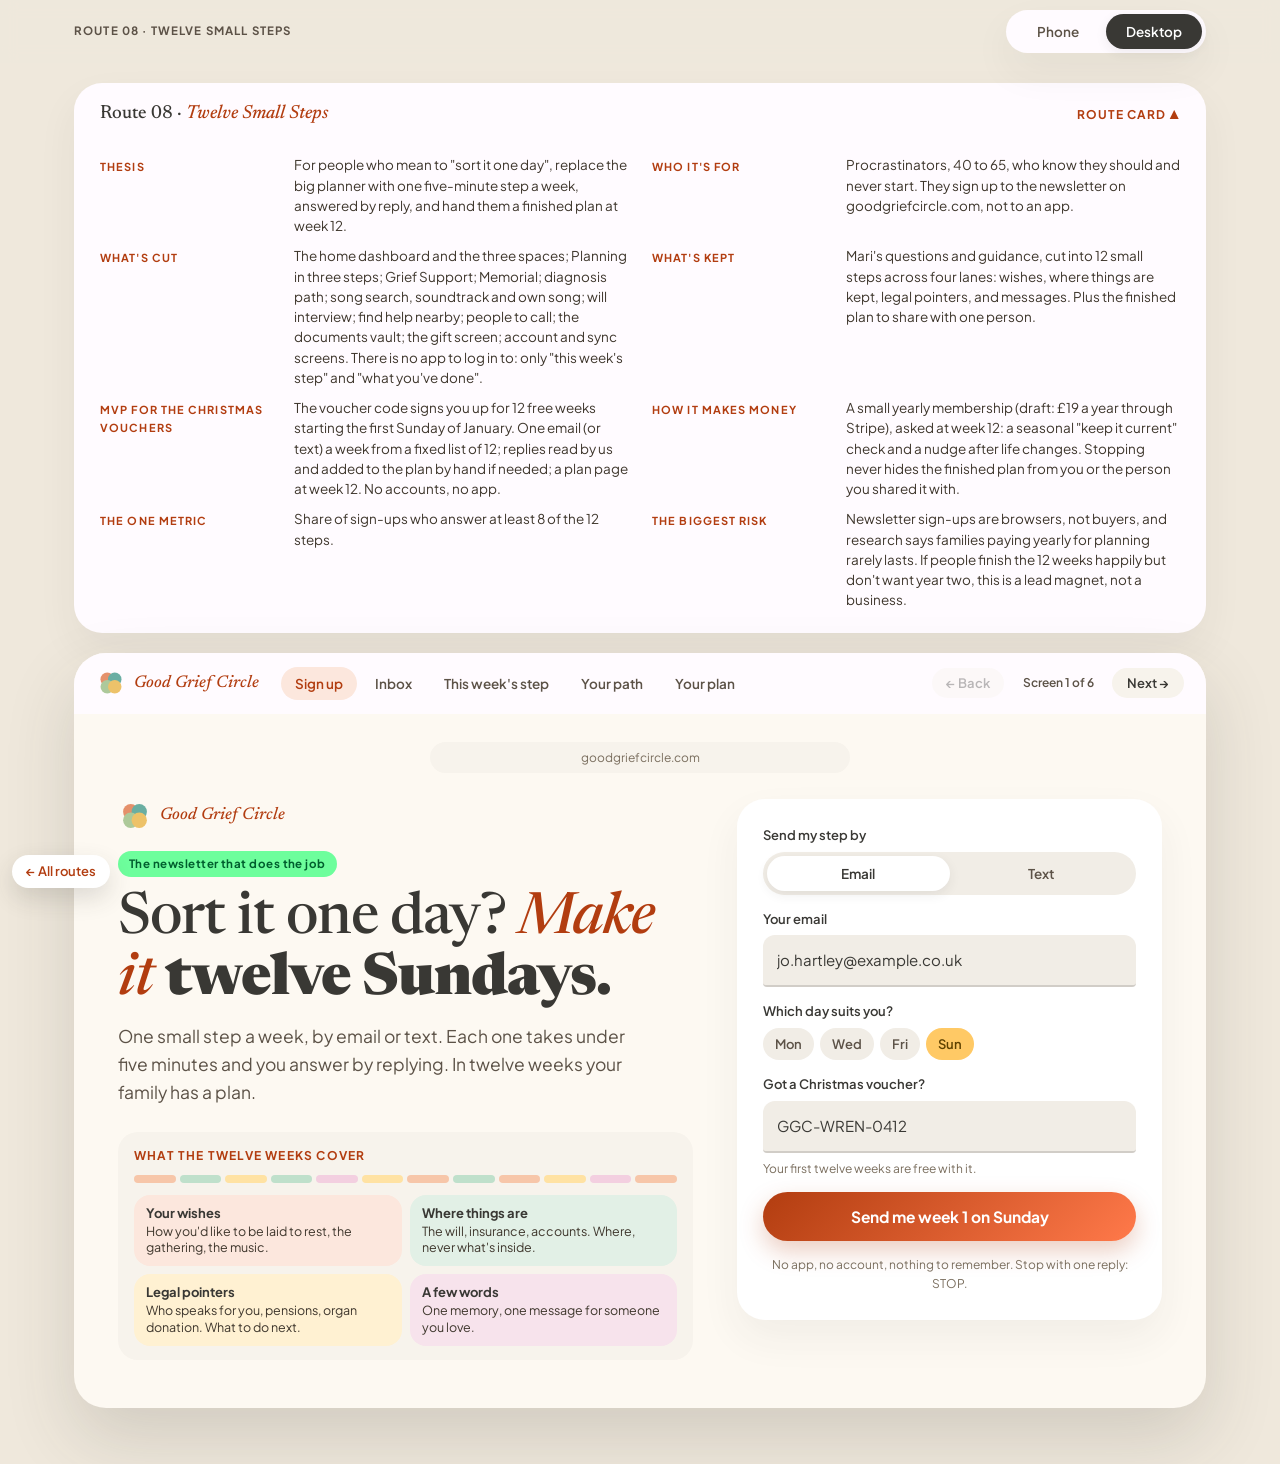
<file: routes/08-twelve-small-steps.html>
<!doctype html>
<html lang="en-GB">
<head>
<meta charset="utf-8">
<meta name="robots" content="noindex">
<link rel="manifest" href="manifest.webmanifest">
<link rel="apple-touch-icon" href="apple-touch-icon.png">
<meta name="theme-color" content="#FFFBFF">
<meta name="apple-mobile-web-app-capable" content="yes">
<meta name="apple-mobile-web-app-title" content="GGC Routes">
<meta name="viewport" content="width=device-width, initial-scale=1, viewport-fit=cover">
<title>Twelve Small Steps</title>
<link href="https://fonts.googleapis.com/css2?family=Newsreader:ital,opsz,wght@0,6..72,500;0,6..72,800;1,6..72,500&family=Plus+Jakarta+Sans:wght@400;500;600;700&display=swap" rel="stylesheet">
<style>
:root{
  --page:#FDF9F2; --surface:#FFFBFF; --nest:#F7F3EC; --card:#FFFFFF; --field:#F1EDE6;
  --ink:#393834; --text:#3E362C; --muted:#5C5247; --soft:#7A6E5E; --faint:#A0937F;
  --accent:#F26B3C; --accentDeep:#B23D10; --glow:#FF794A;
  --gradient:linear-gradient(135deg,#B23D10 0%,#FF794A 100%);
  --sun:#FFC965; --onSun:#5F4200; --mint:#6DFE9C; --onMint:#005F2E; --green:#2F8B62;
  --tA:#FCE7DD; --tG:#E2F0E6; --tGold:#FFF1D2;
  --lift:0 18px 40px rgba(57,56,52,.06); --glowShadow:0 24px 48px -12px rgba(178,61,16,.14);
  --btnShadow:0 10px 24px rgba(178,61,16,.26);
  --serif:'Newsreader',Georgia,serif; --sans:'Plus Jakarta Sans',-apple-system,system-ui,sans-serif;
}
*{box-sizing:border-box}
html,body{margin:0;padding:0}
body{background:#EFE8DC;color:var(--text);font-family:var(--sans);font-size:15px;line-height:1.6;-webkit-font-smoothing:antialiased;overflow-x:hidden}
button{font-family:inherit;cursor:pointer}
.wrap{max-width:420px;margin:0 auto;padding:16px 0 40px}
@media (max-width:440px){.wrap{padding:0 0 24px}}

/* Route card */
.route{background:var(--surface);border-radius:28px;box-shadow:var(--lift);margin:0 0 18px;overflow:hidden}
@media (max-width:440px){.route{border-radius:0 0 24px 24px;margin-bottom:10px}}
.route summary{list-style:none;cursor:pointer;padding:16px 20px;display:flex;align-items:center;gap:10px}
.route summary::-webkit-details-marker{display:none}
.route summary .t{font-family:var(--serif);font-size:19px;font-weight:500;color:var(--ink);flex:1}
.route summary .t em{color:var(--accentDeep)}
.route summary .chev{font-size:12px;color:var(--accentDeep);font-weight:700;letter-spacing:.08em;text-transform:uppercase}
.route[open] summary .chev::after{content:" ▲"} .route:not([open]) summary .chev::after{content:" ▼"}
.route dl{margin:0;padding:0 20px 18px}
.route dt{font-size:11px;font-weight:700;letter-spacing:.1em;text-transform:uppercase;color:var(--accentDeep);margin-top:12px}
.route dd{margin:2px 0 0;font-size:13.5px;line-height:1.5;color:var(--text)}

/* Phone */
.phone{background:var(--page);border-radius:36px;box-shadow:0 30px 70px rgba(57,56,52,.16);overflow:hidden;min-height:760px;position:relative}
@media (max-width:440px){.phone{border-radius:0;box-shadow:none;min-height:100vh}}
.bar{display:flex;align-items:center;justify-content:space-between;padding:14px 16px 10px;background:var(--surface)}
.navbtn{border:0;background:var(--nest);color:var(--ink);border-radius:999px;padding:7px 14px;font-size:13px;font-weight:600;min-width:72px}
.navbtn[disabled]{opacity:.35;cursor:default}
.counter{font-size:12px;font-weight:600;color:var(--muted);text-align:center;line-height:1.3}
.counter b{display:block;color:var(--ink);font-size:12.5px}
.screen{display:none;padding:18px 18px 32px;animation:fade .35s ease}
.screen.on{display:block}
@keyframes fade{from{opacity:0;transform:translateY(6px)}to{opacity:1;transform:none}}

.eyebrow{font-size:12px;font-weight:700;letter-spacing:.1em;text-transform:uppercase;color:var(--accentDeep);margin:0 0 6px}
.chip{display:inline-block;background:var(--mint);color:var(--onMint);font-size:11.5px;font-weight:700;letter-spacing:.04em;padding:4px 11px;border-radius:999px}
h1,h2,h3{font-family:var(--serif);color:var(--ink);font-weight:500;margin:0}
h1{font-size:38px;line-height:1.04;letter-spacing:-.6px}
h1 em,h2 em{font-style:italic;color:var(--accentDeep);font-weight:500}
h1 strong{font-weight:800}
h2{font-size:27px;line-height:1.12;letter-spacing:-.4px}
h3{font-size:20px;line-height:1.2}
p{margin:0}
.lede{font-size:16px;color:var(--muted);margin-top:12px}
.small{font-size:13px;color:var(--muted)}
.tiny{font-size:12px;color:var(--soft)}
.card{background:var(--card);border-radius:28px;box-shadow:var(--lift);padding:20px}
.nest{background:var(--nest);border-radius:20px;padding:14px 16px}
.stack>*+*{margin-top:14px}
.btn{display:block;width:100%;border:0;border-radius:999px;padding:15px 20px;font-size:15.5px;font-weight:700;color:#fff;background:var(--gradient);box-shadow:var(--btnShadow);text-align:center}
.btn.quiet{background:var(--card);color:var(--ink);box-shadow:var(--lift);font-weight:600}
.btn.sun{background:var(--sun);color:var(--onSun);box-shadow:none}
.row{display:flex;gap:10px;align-items:center}
.logo{display:flex;align-items:center;gap:8px}
.logo span{font-family:var(--serif);font-style:italic;color:#B23D10;font-size:17px;font-weight:500}

/* fields */
.field{width:100%;border:0;border-bottom:2px solid rgba(188,185,179,.6);background:var(--field);border-radius:12px 12px 4px 4px;padding:13px 14px;font:inherit;font-size:15px;color:var(--ink)}
.field:focus{outline:none;border-bottom-color:var(--accent);background:#fff}
textarea.field{min-height:76px;resize:vertical}
label.lab{display:block;font-size:13px;font-weight:600;color:var(--ink);margin-bottom:6px}
.seg{display:flex;background:var(--field);border-radius:999px;padding:4px}
.seg button{flex:1;border:0;background:transparent;border-radius:999px;padding:9px 6px;font-size:13.5px;font-weight:600;color:var(--muted)}
.seg button.on{background:#fff;color:var(--ink);box-shadow:0 4px 12px rgba(57,56,52,.08)}
.days{display:flex;gap:6px;flex-wrap:wrap}
.days button{border:0;background:var(--field);border-radius:999px;padding:8px 12px;font-size:13px;font-weight:600;color:var(--muted)}
.days button.on{background:var(--sun);color:var(--onSun)}

/* the twelve preview */
.mini-path{display:grid;grid-template-columns:repeat(12,1fr);gap:4px;margin-top:10px}
.mini-path i{height:8px;border-radius:999px;background:var(--field)}
.mini-path i.w{background:#F7C6A9}.mini-path i.d{background:#BFE0CB}.mini-path i.l{background:#FFE2A3}.mini-path i.m{background:#F3CFE0}
.lanes{display:grid;grid-template-columns:1fr 1fr;gap:8px;margin-top:12px}
.lane{border-radius:16px;padding:10px 12px;font-size:12.5px;line-height:1.35;color:var(--text)}
.lane b{display:block;font-size:13px;color:var(--ink)}

/* email / sms */
.mail{background:var(--card);border-radius:28px;box-shadow:var(--lift);overflow:hidden}
.mail-head{padding:16px 18px 12px;background:var(--surface)}
.mail-head .from{display:flex;gap:10px;align-items:center}
.av{width:36px;height:36px;border-radius:50%;background:var(--tA);display:grid;place-items:center;flex:none}
.mail-head .subj{font-family:var(--serif);font-size:19px;color:var(--ink);margin-top:10px;line-height:1.25}
.mail-body{padding:16px 18px 20px}
.sms{background:var(--nest);border-radius:28px;padding:16px 14px 18px}
.bubble{max-width:86%;padding:10px 13px;border-radius:18px;font-size:14px;line-height:1.45;margin-top:8px}
.bubble.them{background:#fff;color:var(--text);border-bottom-left-radius:6px;box-shadow:var(--lift)}
.bubble.me{background:var(--accent);color:#fff;margin-left:auto;border-bottom-right-radius:6px}
.stamp{text-align:center;font-size:11px;color:var(--faint);margin-top:4px}

/* SIGNATURE: the weekly card that turns over */
.flip{perspective:1400px;margin-top:4px}
.flip-in{display:grid;transition:transform .8s cubic-bezier(.2,.7,.2,1);transform-style:preserve-3d}
.flip.turned .flip-in{transform:rotateY(180deg)}
.face{grid-area:1/1;backface-visibility:hidden;-webkit-backface-visibility:hidden;border-radius:26px;padding:22px 20px;min-height:270px;display:flex;flex-direction:column}
.face.front{background:var(--gradient);color:#fff;box-shadow:var(--btnShadow)}
.face.front .eyebrow{color:#FFE7D6}
.face.front h3{color:#fff;font-size:27px;line-height:1.12;margin-top:6px}
.face.front .help{color:#FFEDE3;font-size:14px;margin-top:10px}
.face.back{background:#fff;transform:rotateY(180deg);box-shadow:var(--glowShadow)}
.face.plain{background:#fff;color:var(--text);box-shadow:var(--glowShadow)}
.face.rad{background:var(--gradient);color:#fff;box-shadow:var(--btnShadow)}
.face.rad .eyebrow{color:#FFE7D6}.face.rad h3{color:#fff;font-size:25px;line-height:1.15;margin-top:6px}.face.rad .help{color:#FFEDE3;font-size:14px;margin-top:10px}
.face .grow{flex:1}
.turn{align-self:flex-start;border:0;background:rgba(255,255,255,.2);color:#fff;border-radius:999px;padding:9px 16px;font-size:13.5px;font-weight:700;margin-top:16px}
.turn.dark{background:var(--nest);color:var(--ink)}
@media (prefers-reduced-motion:reduce){
  .flip-in{transition:none}
  .flip .face{transition:opacity .25s}
  .flip.turned .flip-in{transform:none}
  .flip .back{transform:none;opacity:0;pointer-events:none}
  .flip.turned .back{opacity:1;pointer-events:auto}
  .flip.turned .front{opacity:0;pointer-events:none}
}

/* options */
.opts{display:grid;gap:8px;margin-top:4px}
.opt{display:flex;gap:12px;align-items:center;text-align:left;border:0;background:var(--field);border-radius:18px;padding:12px 14px;color:var(--ink)}
.opt .n{width:26px;height:26px;border-radius:50%;background:#fff;display:grid;place-items:center;font-size:12.5px;font-weight:700;color:var(--accentDeep);flex:none}
.opt b{display:block;font-size:14.5px;font-weight:600}
.opt span{font-size:12.5px;color:var(--muted)}
.opt.on{background:var(--sun)}
.opt.on .n{background:var(--onSun);color:var(--sun)}
.timer{display:inline-flex;align-items:center;gap:6px;background:var(--tGold);color:var(--onSun);font-size:12.5px;font-weight:700;border-radius:999px;padding:5px 11px}
.boundary{background:var(--tGold);border-radius:20px;padding:13px 15px;font-size:13px;line-height:1.5;color:var(--text)}
.boundary b{color:var(--ink)}
.crisis{font-size:12.5px;color:var(--muted);text-align:center;padding:4px 8px}
.crisis b{color:var(--ink)}
.link{color:#B23A0E;font-weight:600;text-decoration:underline;text-underline-offset:3px;background:none;border:0;padding:0;font-size:inherit}

/* path */
.path{position:relative;margin-top:6px;padding-left:4px}
.step{display:flex;gap:14px;position:relative;padding-bottom:14px}
.step:not(:last-child)::before{content:"";position:absolute;left:17px;top:36px;bottom:0;width:2px;background:rgba(188,185,179,.35)}
.stone{width:36px;height:36px;border-radius:50%;flex:none;display:grid;place-items:center;font-size:13px;font-weight:700;position:relative;z-index:1}
.stone.done{background:var(--tG);color:var(--green)}
.stone.rest{background:var(--page);color:var(--soft);border:2px dashed rgba(160,147,127,.55)}
.stone.now{background:var(--gradient);color:#fff;box-shadow:var(--btnShadow)}
.stone.later{background:var(--nest);color:var(--faint)}
.step .what{flex:1;min-width:0;padding-top:2px}
.step .what b{display:block;font-size:14px;color:var(--ink);font-weight:600;line-height:1.35}
.step .what .ans{font-size:13px;color:var(--muted);line-height:1.45;margin-top:2px}
.lane-tag{display:inline-block;font-size:10.5px;font-weight:700;letter-spacing:.08em;text-transform:uppercase;border-radius:999px;padding:2px 8px;margin-bottom:3px}
.lt-w{background:var(--tA);color:var(--accentDeep)} .lt-d{background:var(--tG);color:var(--onMint)} .lt-l{background:var(--tGold);color:var(--onSun)} .lt-m{background:#F7E3EC;color:#8A2F57}
.step.tap{cursor:pointer}
.toggle{display:flex;gap:6px}
.toggle button{flex:1;border:0;border-radius:999px;padding:10px;font-weight:700;font-size:13.5px;background:var(--nest);color:var(--muted)}
.toggle button.on{background:var(--ink);color:#fff}

/* plan */
.plan-sec{background:var(--card);border-radius:28px;box-shadow:var(--lift);padding:18px 18px 8px}
.plan-sec h3{font-size:19px;margin-bottom:8px}
.pl{display:flex;justify-content:space-between;gap:12px;padding:9px 0;font-size:13.5px}
.pl+.pl{border-top:1px solid rgba(188,185,179,.18)}
.pl span:first-child{color:var(--muted);flex:none;max-width:44%}
.pl span:last-child{color:var(--ink);text-align:right;font-weight:500}
.tick{color:var(--green);font-weight:700}
.radiant{background:var(--gradient);color:#fff;border-radius:28px;padding:22px 20px;box-shadow:var(--btnShadow)}
.radiant h2{color:#fff}.radiant h2 em{color:#FFE2CF}
.price{font-family:var(--serif);font-size:34px;font-weight:800;color:var(--ink);line-height:1}
.toast{position:absolute;left:16px;right:16px;bottom:18px;background:var(--ink);color:#fff;border-radius:18px;padding:12px 16px;font-size:13.5px;opacity:0;transform:translateY(10px);transition:.3s;pointer-events:none;z-index:5}
.toast.on{opacity:1;transform:none}
.dots{display:flex;justify-content:center;gap:6px;padding:0 0 10px;background:var(--surface)}
.dots i{width:6px;height:6px;border-radius:50%;background:rgba(160,147,127,.4)}
.dots i.on{background:var(--accent);width:18px;border-radius:999px}
.site{background:var(--surface);border-radius:28px;padding:18px;box-shadow:var(--lift)}
.urlbar{background:var(--nest);border-radius:999px;font-size:12px;color:var(--soft);padding:6px 12px;text-align:center;margin-bottom:14px}

/* ===== Phone / Desktop switch ===== */
.viewbar{position:sticky;top:0;z-index:30;background:rgba(239,232,220,.94);-webkit-backdrop-filter:blur(8px);backdrop-filter:blur(8px)}
.viewbar-in{max-width:1180px;margin:0 auto;padding:10px 24px;display:flex;align-items:center;justify-content:space-between;gap:12px}
.viewbar .vb-l{font-size:11.5px;font-weight:700;letter-spacing:.1em;text-transform:uppercase;color:var(--muted)}
.viewbar .seg{width:200px;background:var(--surface);box-shadow:var(--lift)}
.viewbar .seg button.on{background:var(--ink);color:#fff}
@media (max-width:599px){.viewbar{display:none}}
/* desktop-only pieces stay hidden in the phone view */
.dlogo,.dnav,.inbox,.rail,.mail-tools{display:none}

/* ===== Desktop view ===== */
html.view-desktop .wrap{max-width:1180px;padding:20px 24px 56px}
html.view-desktop .route{margin-bottom:20px}
html.view-desktop .route summary{padding:16px 26px}
html.view-desktop .route dl{display:grid;grid-template-columns:170px minmax(0,1fr) 170px minmax(0,1fr);gap:0 24px;padding:0 26px 22px}
html.view-desktop .route dd{margin-top:10px}
html.view-desktop .route dt{margin-top:13px}
html.view-desktop .phone{display:grid;grid-template-columns:minmax(0,1fr);grid-template-rows:auto 1fr;min-height:720px;border-radius:32px}
html.view-desktop .phone.m.r{grid-template-columns:262px minmax(0,1fr) 300px}
html.view-desktop .phone.r:not(.m){grid-template-columns:minmax(0,1fr) 320px}
html.view-desktop .bar{grid-column:1/-1;gap:12px;padding:14px 22px}
html.view-desktop .dots{display:none}
html.view-desktop .dlogo{display:flex;order:0;margin-right:10px}
html.view-desktop .dnav{display:flex;order:1;flex:1;gap:4px;flex-wrap:wrap;min-width:0}
html.view-desktop #back{order:2}
html.view-desktop .counter{order:3;min-width:84px}
html.view-desktop .counter b{display:none}
html.view-desktop #next{order:4}
.dnav button{border:0;background:transparent;border-radius:999px;padding:8px 14px;font-size:13.5px;font-weight:600;color:var(--muted)}
.dnav button:hover{background:var(--nest)}
.dnav button.on{background:var(--tA);color:var(--accentDeep)}
html.view-desktop .screen{padding:28px 32px 44px;min-width:0}
html.view-desktop .toast{left:auto;right:24px;width:400px}

/* mail client: inbox list */
html.view-desktop .phone.m .inbox{display:block;background:var(--nest);padding:18px 12px 24px;min-width:0}
.ib-head{padding:4px 12px 12px}
.ib-head b{display:block;font-family:var(--serif);font-size:22px;font-weight:500;color:var(--ink)}
.ib-head span{font-size:12px;color:var(--soft)}
.ib-item{display:block;width:100%;text-align:left;border:0;background:transparent;border-radius:18px;padding:11px 12px;margin-bottom:4px;color:var(--text)}
.ib-item:hover{background:rgba(255,255,255,.6)}
.ib-item.on{background:#fff;box-shadow:var(--lift)}
.ib-top{display:flex;justify-content:space-between;gap:8px;font-size:11.5px;color:var(--soft)}
.ib-top span{white-space:nowrap}
.ib-top b{color:var(--ink);font-size:12.5px;font-weight:700;white-space:nowrap;overflow:hidden;text-overflow:ellipsis}
.ib-item.unread .ib-top b::before{content:"";display:inline-block;width:7px;height:7px;border-radius:50%;background:var(--accent);margin-right:6px;vertical-align:1px}
.ib-subj{display:block;font-size:13.5px;font-weight:600;color:var(--ink);line-height:1.35;margin-top:3px}
.ib-snip{display:block;font-size:12.5px;color:var(--muted);line-height:1.4;margin-top:2px;white-space:nowrap;overflow:hidden;text-overflow:ellipsis}
.ib-item.other .ib-subj{font-weight:500}
.ib-item.other{opacity:.7}
.ib-tag{display:inline-block;font-size:10.5px;font-weight:700;border-radius:999px;padding:1px 7px;margin-top:5px;background:var(--tG);color:var(--onMint)}
.ib-tag.wait{background:var(--tGold);color:var(--onSun)}

/* mail client: reading pane */
html.view-desktop .mail-tools{display:flex;gap:6px;margin-left:auto}
.mail-tools button{border:0;background:var(--nest);color:var(--ink);border-radius:999px;padding:7px 13px;font-size:12.5px;font-weight:600}
.mail-tools button.go{background:var(--tA);color:var(--accentDeep)}
html.view-desktop .phone.m .mail{max-width:760px}
html.view-desktop .mail-head{padding:20px 26px 16px}
html.view-desktop .mail-head .subj{font-size:25px;margin-top:14px}
html.view-desktop .mail-body{padding:22px 26px 28px}
html.view-desktop #s2 .flip{max-width:540px}
html.view-desktop #s2 .mail-body>.btn{display:inline-block;width:auto;padding:14px 30px}
html.view-desktop #s2 .mail-body>.tiny{text-align:left!important}
html.view-desktop .sms{max-width:440px}
html.view-desktop #catch{grid-template-columns:1fr 1fr}

/* right rail: twelve stones + the plan building up */
html.view-desktop .phone.r .rail{display:block;background:var(--nest);padding:22px 18px 28px;min-width:0}
.r-card{background:var(--card);border-radius:24px;box-shadow:var(--lift);padding:16px 16px 12px}
.r-card+.r-card,.rail .boundary{margin-top:14px}
.r-card h3{font-size:18px;margin:2px 0 4px}
.stones{display:grid;grid-template-columns:repeat(6,minmax(0,1fr));gap:10px 4px;margin:12px 0 10px}
.stones .stone{width:34px;height:34px;justify-self:center;border:0;padding:0;font-family:var(--sans)}
.stones .stone.rest{border:2px dashed rgba(160,147,127,.55)}
.stones .stone::after{content:"";position:absolute;bottom:-6px;left:50%;width:10px;height:3px;margin-left:-5px;border-radius:999px;background:var(--lane,transparent)}
.rp{display:flex;justify-content:space-between;gap:10px;padding:7px 4px;font-size:12.5px;line-height:1.4;border-radius:8px}
.rp+.rp{border-top:1px solid rgba(188,185,179,.18)}
.rp span:first-child{color:var(--muted);flex:none;max-width:46%}
.rp span:last-child{color:var(--ink);text-align:right;font-weight:500}
.rp.wait span:last-child{color:var(--soft);font-weight:400;font-style:italic}
.rp.fresh{animation:fresh 2s ease}
@keyframes fresh{0%,40%{background:var(--tGold)}100%{background:transparent}}
.rail .boundary{font-size:12px;padding:11px 13px}
html.view-desktop .phone.s3 .rail .r-stones{display:none}

/* screen 1: the website, two columns */
html.view-desktop #s1{grid-template-columns:minmax(0,1.15fr) minmax(0,.85fr);column-gap:44px;grid-template-rows:auto auto auto auto auto auto 1fr;grid-template-areas:"url url" "logo form" "chip form" "h1 form" "lede form" "lanes form" ". form";padding:28px 44px 48px}
html.view-desktop #s1.on{display:grid}
html.view-desktop .su-url{grid-area:url;max-width:420px;justify-self:center;width:100%;margin-bottom:26px}
html.view-desktop .su-logo{grid-area:logo}
html.view-desktop .su-chip{grid-area:chip;justify-self:start}
html.view-desktop .su-h1{grid-area:h1;font-size:58px;letter-spacing:-1px}
html.view-desktop .su-lede{grid-area:lede;font-size:17.5px;max-width:520px}
html.view-desktop .su-form{grid-area:form;align-self:start;margin-top:0!important;padding:26px}
html.view-desktop .su-lanes{grid-area:lanes;margin-top:26px!important}

/* screen 3: answering */
html.view-desktop #s3 .flip,html.view-desktop #s3 .boundary,html.view-desktop #s3 .crisis{max-width:700px}
html.view-desktop #s3 .crisis{text-align:left}
html.view-desktop #s3 .face.plain{padding:28px 30px}
html.view-desktop #s3 .face.rad{padding:30px}
html.view-desktop #s3 h2{font-size:34px}
html.view-desktop #opts{grid-template-columns:1fr 1fr}

/* screen 4: the path in two columns */
html.view-desktop #s4 h2{font-size:36px}
html.view-desktop #s4 .radiant{padding:26px 28px}
html.view-desktop #s4 .path{columns:2;column-gap:32px}
html.view-desktop #s4 .step{break-inside:avoid}
html.view-desktop #s4 .path+.tiny{text-align:left!important}

/* screen 6: the finished plan */
html.view-desktop #s6{padding:34px 40px 48px}
html.view-desktop #s6 h1{font-size:50px!important}
html.view-desktop #s6 .lede{max-width:620px}
html.view-desktop .plan-grid{display:grid;grid-template-columns:repeat(3,minmax(0,1fr));gap:18px;align-items:start;margin-top:26px!important}
html.view-desktop .plan-grid>*+*{margin-top:0}
html.view-desktop .plan-grid>.boundary{grid-column:1/3;grid-row:2}
html.view-desktop .pg-share{grid-column:1;grid-row:3}
html.view-desktop .pg-print{grid-column:2;grid-row:3}
html.view-desktop .pg-member{grid-column:3;grid-row:2/span 3}
html.view-desktop .pg-crisis{grid-column:1/3;grid-row:4;text-align:left}

/* inside the coordinator's viewer iframe: product only, the viewer draws the device */
html.framed .viewbar,html.framed .route{display:none!important}
html.framed body{background:var(--page)}
html.framed.view-phone .wrap{max-width:none;padding:0}
html.framed.view-phone .phone{border-radius:0;box-shadow:none;min-height:100vh}
html.framed.view-desktop .wrap{padding-top:24px}

@media (max-width:1180px){
  html.view-desktop .phone.m.r{grid-template-columns:228px minmax(0,1fr) 262px}
  html.view-desktop .phone.r:not(.m){grid-template-columns:minmax(0,1fr) 280px}
  html.view-desktop .screen{padding:24px 24px 40px}
  html.view-desktop .route dl{grid-template-columns:200px minmax(0,1fr)}
  html.view-desktop .dlogo span{display:none}
  html.view-desktop .dnav button{padding:8px 11px;font-size:13px}
  html.view-desktop .mail-tools button:not(.go){display:none}
  html.view-desktop #s1{column-gap:28px;padding:24px 28px 40px}
  html.view-desktop .su-h1{font-size:46px}
  html.view-desktop #opts,html.view-desktop #catch{grid-template-columns:1fr}
}
</style>
<script>
(function(){
  var d = document.documentElement, framed;
  try { framed = window.self !== window.top; } catch(e) { framed = true; }
  if (framed) d.classList.add('framed');
  try { d.classList.add(window.innerWidth >= 900 ? 'view-desktop' : 'view-phone'); } catch(e) {}
})();
</script>
</head>
<body>
<div class="viewbar"><div class="viewbar-in">
  <span class="vb-l">Route 08 · Twelve Small Steps</span>
  <div class="seg" id="viewSeg" role="group" aria-label="Show as"><button type="button" data-v="phone">Phone</button><button type="button" data-v="desktop">Desktop</button></div>
</div></div>
<div class="wrap">

<details class="route" id="route">
  <summary><span class="t">Route 08 · <em>Twelve Small Steps</em></span><span class="chev">Route card</span></summary>
  <dl>
    <dt>Thesis</dt><dd>For people who mean to "sort it one day", replace the big planner with one five-minute step a week, answered by reply, and hand them a finished plan at week 12.</dd>
    <dt>Who it's for</dt><dd>Procrastinators, 40 to 65, who know they should and never start. They sign up to the newsletter on goodgriefcircle.com, not to an app.</dd>
    <dt>What's cut</dt><dd>The home dashboard and the three spaces; Planning in three steps; Grief Support; Memorial; diagnosis path; song search, soundtrack and own song; will interview; find help nearby; people to call; the documents vault; the gift screen; account and sync screens. There is no app to log in to: only "this week's step" and "what you've done".</dd>
    <dt>What's kept</dt><dd>Mari's questions and guidance, cut into 12 small steps across four lanes: wishes, where things are kept, legal pointers, and messages. Plus the finished plan to share with one person.</dd>
    <dt>MVP for the Christmas vouchers</dt><dd>The voucher code signs you up for 12 free weeks starting the first Sunday of January. One email (or text) a week from a fixed list of 12; replies read by us and added to the plan by hand if needed; a plan page at week 12. No accounts, no app.</dd>
    <dt>How it makes money</dt><dd>A small yearly membership (draft: £19 a year through Stripe), asked at week 12: a seasonal "keep it current" check and a nudge after life changes. Stopping never hides the finished plan from you or the person you shared it with.</dd>
    <dt>The one metric</dt><dd>Share of sign-ups who answer at least 8 of the 12 steps.</dd>
    <dt>The biggest risk</dt><dd>Newsletter sign-ups are browsers, not buyers, and research says families paying yearly for planning rarely lasts. If people finish the 12 weeks happily but don't want year two, this is a lead magnet, not a business.</dd>
  </dl>
</details>

<div class="phone" id="phone">
  <div class="bar">
    <div class="dlogo logo"><svg width="30" height="30" viewBox="0 0 40 40" aria-hidden="true"><g opacity=".82"><circle cx="15" cy="15" r="9" fill="#e07a4d"/><circle cx="25" cy="15" r="9" fill="#4a9e90"/><circle cx="15" cy="25" r="9" fill="#9cbf86"/><circle cx="25" cy="25" r="9" fill="#eab64a"/></g></svg><span>Good Grief Circle</span></div>
    <nav class="dnav" id="dnav" aria-label="Destinations">
      <button type="button" data-go="0" data-for="0">Sign up</button>
      <button type="button" data-go="1" data-for="1 4">Inbox</button>
      <button type="button" data-go="2" data-for="2">This week's step</button>
      <button type="button" data-go="3" data-for="3">Your path</button>
      <button type="button" data-go="5" data-for="5">Your plan</button>
    </nav>
    <button class="navbtn" id="back" type="button">← Back</button>
    <div class="counter"><b id="sname">Sign up</b><span id="count">Screen 1 of 6</span></div>
    <button class="navbtn" id="next" type="button">Next →</button>
  </div>
  <div class="dots" id="dots"></div>

  <!-- desktop only: Jo's inbox, as a mail client shows it -->
  <aside class="inbox" aria-label="Jo's inbox (preview)">
    <div class="ib-head"><b>Inbox</b><span>jo.hartley@example.co.uk</span></div>
    <button class="ib-item unread" type="button" data-go="1" data-for="1"><span class="ib-top"><b>Good Grief Circle</b><span>Sun 14 Feb</span></span><span class="ib-subj">Week 7 of 12 · The feeling in the room</span><span class="ib-snip">Morning Jo. One small one this week. Tap the card…</span></button>
    <button class="ib-item other" type="button" data-toast="Preview: only the Good Grief Circle emails open here."><span class="ib-top"><b>Ellie</b><span>Sat 13 Feb</span></span><span class="ib-subj">Sunday lunch?</span><span class="ib-snip">Are you and Dad still coming over? Tom says he'll…</span></button>
    <button class="ib-item other" type="button" data-toast="Preview: only the Good Grief Circle emails open here."><span class="ib-top"><b>Leicester Libraries</b><span>Fri 12 Feb</span></span><span class="ib-subj">Your reservation is ready</span><span class="ib-snip">Collect within 7 days from Knighton library.</span></button>
    <button class="ib-item" type="button" data-go="4" data-for="4"><span class="ib-top"><b>Good Grief Circle</b><span>Tue 9 Feb</span></span><span class="ib-subj">Week 6 can wait</span><span class="ib-snip">Sunday's step didn't get a reply, which is completely fine.</span></button>
    <button class="ib-item" type="button" data-toast="Week 6 is resting on your path. Pick it up whenever you like."><span class="ib-top"><b>Good Grief Circle</b><span>Sun 7 Feb</span></span><span class="ib-subj">Week 6 of 12 · Pensions &amp; nominations</span><span class="ib-tag wait">Resting</span></button>
    <button class="ib-item" type="button" data-toast="Week 5 is answered: Whitby, 2009. It's on your plan."><span class="ib-top"><b>Good Grief Circle</b><span>Sun 31 Jan</span></span><span class="ib-subj">Week 5 of 12 · A memory</span><span class="ib-tag">Answered</span></button>
  </aside>

  <!-- 1 · SIGN-UP on the website -->
  <section class="screen on" id="s1" data-name="Sign up">
    <div class="urlbar su-url">goodgriefcircle.com</div>
    <div class="logo su-logo" style="margin-bottom:18px">
      <svg width="34" height="34" viewBox="0 0 40 40" aria-hidden="true"><g opacity=".82"><circle cx="15" cy="15" r="9" fill="#e07a4d"/><circle cx="25" cy="15" r="9" fill="#4a9e90"/><circle cx="15" cy="25" r="9" fill="#9cbf86"/><circle cx="25" cy="25" r="9" fill="#eab64a"/></g></svg>
      <span>Good Grief Circle</span>
    </div>
    <span class="chip su-chip">The newsletter that does the job</span>
    <h1 class="su-h1" style="margin-top:12px">Sort it one day? <em>Make it</em> <strong>twelve Sundays.</strong></h1>
    <p class="lede su-lede">One small step a week, by email or text. Each one takes under five minutes and you answer by replying. In twelve weeks your family has a plan.</p>

    <div class="card stack su-form" style="margin-top:20px">
      <div>
        <label class="lab">Send my step by</label>
        <div class="seg" id="chan"><button type="button" class="on" data-v="email">Email</button><button type="button" data-v="text">Text</button></div>
      </div>
      <div>
        <label class="lab" for="addr" id="addrlab">Your email</label>
        <input class="field" id="addr" type="text" value="jo.hartley@example.co.uk" autocomplete="off">
      </div>
      <div>
        <label class="lab">Which day suits you?</label>
        <div class="days" id="days"><button type="button">Mon</button><button type="button">Wed</button><button type="button">Fri</button><button type="button" class="on">Sun</button></div>
      </div>
      <div>
        <label class="lab" for="code">Got a Christmas voucher?</label>
        <input class="field" id="code" type="text" value="GGC-WREN-0412" autocomplete="off">
        <p class="tiny" style="margin-top:6px">Your first twelve weeks are free with it.</p>
      </div>
      <button class="btn" type="button" data-go="1">Send me week 1 on Sunday</button>
      <p class="tiny" style="text-align:center">No app, no account, nothing to remember. Stop with one reply: STOP.</p>
    </div>

    <div class="nest su-lanes" style="margin-top:16px">
      <p class="eyebrow" style="margin:0">What the twelve weeks cover</p>
      <div class="mini-path"><i class="w"></i><i class="d"></i><i class="l"></i><i class="d"></i><i class="m"></i><i class="l"></i><i class="w"></i><i class="d"></i><i class="w"></i><i class="l"></i><i class="m"></i><i class="w"></i></div>
      <div class="lanes">
        <div class="lane" style="background:var(--tA)"><b>Your wishes</b>How you'd like to be laid to rest, the gathering, the music.</div>
        <div class="lane" style="background:var(--tG)"><b>Where things are</b>The will, insurance, accounts. Where, never what's inside.</div>
        <div class="lane" style="background:var(--tGold)"><b>Legal pointers</b>Who speaks for you, pensions, organ donation. What to do next.</div>
        <div class="lane" style="background:#F7E3EC"><b>A few words</b>One memory, one message for someone you love.</div>
      </div>
    </div>
  </section>

  <!-- 2 · THE WEEKLY MESSAGE -->
  <section class="screen" id="s2" data-name="This week's message">
    <div class="row" style="justify-content:space-between;margin-bottom:12px">
      <p class="eyebrow" style="margin:0">Sun 14 Feb · 8:00</p>
      <div class="toggle" id="viewtog" style="width:150px"><button type="button" class="on" data-v="email">Email</button><button type="button" data-v="text">Text</button></div>
    </div>

    <div id="asEmail" class="mail">
      <div class="mail-head">
        <div class="from">
          <div class="av"><svg width="24" height="24" viewBox="0 0 40 40" aria-hidden="true"><g opacity=".82"><circle cx="15" cy="15" r="9" fill="#e07a4d"/><circle cx="25" cy="15" r="9" fill="#4a9e90"/><circle cx="15" cy="25" r="9" fill="#9cbf86"/><circle cx="25" cy="25" r="9" fill="#eab64a"/></g></svg></div>
          <div><b style="color:var(--ink);font-size:14px">Good Grief Circle</b><div class="tiny">to Jo</div></div>
          <div class="mail-tools"><button type="button" class="go" data-go="2">↩ Reply</button><button type="button" data-toast="Preview: replying LATER leaves week 7 resting on your path.">Reply LATER</button><button type="button" data-toast="Preview: archived. The step stays on your path.">Archive</button></div>
        </div>
        <div class="subj">Week 7 of 12 · The feeling in the room</div>
      </div>
      <div class="mail-body">
        <p class="small" style="margin-bottom:12px">Morning Jo. One small one this week. Tap the card to see why it matters.</p>
        <div class="flip" id="flip1">
          <div class="flip-in">
            <div class="face front">
              <p class="eyebrow">This week · about 3 minutes</p>
              <h3>What kind of gathering would you like?</h3>
              <p class="help">Think about the feeling in the room more than the format.</p>
              <div class="grow"></div>
              <button class="turn" type="button" data-flip="flip1">Turn it over ↻</button>
            </div>
            <div class="face back">
              <p class="eyebrow">Why this one</p>
              <p style="font-size:14.5px;color:var(--text)">When nobody knows, the people closest to you have to guess on the hardest week of their lives. One line from you settles it.</p>
              <div class="nest" style="margin-top:12px;font-size:13.5px">
                <b style="color:var(--ink)">How to answer</b><br>
                Just reply with a number: <b>1</b> a celebration of life · <b>2</b> a traditional service · <b>3</b> small &amp; private · <b>4</b> no formal event. Add a line if you like.
              </div>
              <div class="grow"></div>
              <button class="turn dark" type="button" data-flip="flip1">↺ Turn back</button>
            </div>
          </div>
        </div>
        <button class="btn" type="button" data-go="2" style="margin-top:16px">Answer here instead</button>
        <p class="tiny" style="margin-top:12px;text-align:center">Not this week? Reply LATER and we'll leave it for you. No reminders, no fuss.</p>
      </div>
    </div>

    <div id="asText" class="sms" style="display:none">
      <div class="stamp">Sun 14 Feb, 08:00</div>
      <div class="bubble them">Good Grief Circle · Week 7 of 12. What kind of gathering would you like? Reply 1 celebration of life, 2 traditional service, 3 small &amp; private, 4 no formal event. Or LATER.</div>
      <div class="stamp">08:41</div>
      <div class="bubble me">3. And then the pub, everyone's welcome there</div>
      <div class="bubble them">Thank you Jo. Added to your plan: small &amp; private, then the pub. That's 6 of 12 done. Next Sunday: where things like passwords are written down (never the passwords).</div>
      <button class="btn quiet" type="button" data-go="3" style="margin-top:16px">See Jo's twelve steps</button>
    </div>
  </section>

  <!-- 3 · ANSWERING -->
  <section class="screen" id="s3" data-name="Answer in 5 minutes">
    <div class="row" style="justify-content:space-between">
      <p class="eyebrow" style="margin:0">Week 7 of 12 · Your wishes</p>
      <span class="timer">◷ about 3 min</span>
    </div>

    <div class="flip" id="flip2" style="margin-top:12px">
      <div class="flip-in">
        <div class="face front plain" style="padding:20px 18px;min-height:0" id="askFace">
          <h2>What kind of gathering <em>would you like?</em></h2>
          <p class="small" style="margin-top:8px">Think about the feeling in the room more than the format.</p>
          <div class="opts" id="opts" style="margin-top:14px">
            <button class="opt" type="button"><span class="n">1</span><span><b>A celebration of life</b><span>Joyful, full of stories</span></span></button>
            <button class="opt" type="button"><span class="n">2</span><span><b>A traditional service</b><span>Familiar and grounding</span></span></button>
            <button class="opt" type="button"><span class="n">3</span><span><b>Small &amp; private</b><span>Just the closest few</span></span></button>
            <button class="opt" type="button"><span class="n">4</span><span><b>No formal event</b><span>Remember me your own way</span></span></button>
          </div>
          <label class="lab" for="note" style="margin-top:14px">Anything to add? <span class="tiny">(optional)</span></label>
          <textarea class="field" id="note">And then the pub, everyone's welcome there.</textarea>
          <button class="btn" type="button" id="saveAns" style="margin-top:14px">Done, add it to my plan</button>
        </div>
        <div class="face back rad" style="min-height:0" id="doneFace">
          <p class="eyebrow">Week 7 · done</p>
          <h3>Small &amp; private, then the pub. <span style="font-style:italic">Noted.</span></h3>
          <p class="help">That's six of twelve. You took 2 minutes 40.</p>
          <div style="background:rgba(255,255,255,.16);border-radius:18px;padding:12px 14px;margin-top:14px;font-size:13.5px;color:#fff">
            <b>Next Sunday · Where things are kept</b><br>Digital accounts &amp; passwords: just where the list or password manager is. Never the passwords themselves.
          </div>
          <div class="grow"></div>
          <button class="turn" type="button" data-go="3">See what you've done →</button>
        </div>
      </div>
    </div>

    <div class="boundary" style="margin-top:14px"><b>Not a legal will. A human one.</b> These are wishes for the people you love. To decide who inherits, you still need a will: week 2 pointed you to the options.</div>
    <p class="crisis" style="margin-top:12px">If this stirs up something heavy, you can talk to <b>Samaritans on 116 123</b>, free, day or night.</p>
  </section>

  <!-- 4 · THE PATH -->
  <section class="screen" id="s4" data-name="Your twelve steps">
    <p class="eyebrow">Jo Hartley · Leicester</p>
    <h2>Twelve small steps, <em>at your own pace.</em></h2>

    <div class="radiant" style="margin-top:16px">
      <p class="eyebrow" style="color:#FFE7D6">This week's step · Sunday 21 Feb</p>
      <h3 style="color:#fff;font-size:22px">Where are your digital accounts written down?</h3>
      <p style="font-size:13.5px;color:#FFEDE3;margin-top:6px">A password manager or sealed list. Tell us where it is; never type a password here.</p>
      <button class="turn" type="button" data-toast="We'll send it on Sunday at 8. You can also reply to any old email to answer early.">Arrives Sunday at 8 →</button>
    </div>

    <p class="eyebrow" style="margin-top:22px">What you've done</p>
    <div class="path">
      <div class="step"><div class="stone done">✓</div><div class="what"><span class="lane-tag lt-w">Wishes</span><b>How you'd like to be laid to rest</b><p class="ans">Cremation. Ashes scattered at Bradgate Park, by the deer.</p></div></div>
      <div class="step"><div class="stone done">✓</div><div class="what"><span class="lane-tag lt-d">Where things are</span><b>Will &amp; legal documents</b><p class="ans">No will yet. Call booked with a solicitor in Loughborough, 3 March.</p></div></div>
      <div class="step"><div class="stone done">✓</div><div class="what"><span class="lane-tag lt-l">Legal pointer</span><b>Who should speak for you if you can't?</b><p class="ans">Dave, then Ellie. Next: a Lasting Power of Attorney for Health &amp; Care.</p></div></div>
      <div class="step"><div class="stone done">✓</div><div class="what"><span class="lane-tag lt-d">Where things are</span><b>Insurance policies</b><p class="ans">Blue folder, bottom drawer of the desk in the back bedroom.</p></div></div>
      <div class="step"><div class="stone done">✓</div><div class="what"><span class="lane-tag lt-m">A few words</span><b>A memory you'd like remembered</b><p class="ans">Whitby, 2009. Chips in the rain and Tom refusing to get out of the car.</p></div></div>
      <div class="step tap" data-go="4"><div class="stone rest">6</div><div class="what"><span class="lane-tag lt-l">Legal pointer</span><b>Pension &amp; life insurance nominations</b><p class="ans">Resting. Pick it up whenever you like <span class="link">→</span></p></div></div>
      <div class="step"><div class="stone done">✓</div><div class="what"><span class="lane-tag lt-w">Wishes</span><b>The gathering</b><p class="ans">Small &amp; private, then the pub. Everyone's welcome there.</p></div></div>
      <div class="step"><div class="stone now">8</div><div class="what"><span class="lane-tag lt-d">Where things are</span><b>Digital accounts</b><p class="ans">Sunday</p></div></div>
      <div class="step"><div class="stone later">9</div><div class="what"><b style="color:var(--soft)">Songs that should be playing</b></div></div>
      <div class="step"><div class="stone later">10</div><div class="what"><b style="color:var(--soft)">Organ &amp; body donation</b></div></div>
      <div class="step"><div class="stone later">11</div><div class="what"><b style="color:var(--soft)">A message for someone you love</b></div></div>
      <div class="step"><div class="stone later">12</div><div class="what"><b style="color:var(--soft)">How you'd like to be remembered, then your plan</b></div></div>
    </div>
    <p class="tiny" style="text-align:center;margin-top:4px">No streaks. A quiet week just rests on the path.</p>
  </section>

  <!-- 5 · GENTLE CATCH-UP -->
  <section class="screen" id="s5" data-name="When a week goes quiet">
    <p class="eyebrow">Tuesday 9 February · email</p>
    <div class="mail">
      <div class="mail-head">
        <div class="from"><div class="av" style="background:var(--tGold)">☁︎</div><div><b style="color:var(--ink);font-size:14px">Good Grief Circle</b><div class="tiny">to Jo</div></div><div class="mail-tools"><button type="button" class="go" data-toast="Preview: reply with 1, 2, 3 or 4, or just tap one below.">↩ Reply</button><button type="button" data-toast="Preview: archived. Week 6 stays resting on your path.">Archive</button></div></div>
        <div class="subj">Week 6 can wait</div>
      </div>
      <div class="mail-body">
        <p style="font-size:15px">Hi Jo. Sunday's step didn't get a reply, which is completely fine. Life is busy and this one's a bit of admin. Here are a few ways to leave it, all equally good:</p>
        <div class="opts" style="margin-top:14px" id="catch">
          <button class="opt" type="button" data-toast="Here's the two-minute version: which pensions do you have, and have you filled in an expression of wish form? Reply with a list."><span class="n">1</span><span><b>Do the short version</b><span>Two minutes: just list your pensions</span></span></button>
          <button class="opt" type="button" data-toast="Swapped. Week 6 is now 'Pet care: who will look after Pepper?'. Pensions moves to the end."><span class="n">2</span><span><b>Swap it for an easier one</b><span>Pensions moves to the end of the path</span></span></button>
          <button class="opt" type="button" data-toast="Paused. Your next step arrives Sunday 28 February. Nothing is lost."><span class="n">3</span><span><b>Pause for two weeks</b><span>The path waits for you</span></span></button>
          <button class="opt" type="button" data-go="3"><span class="n">4</span><span><b>Leave it and carry on</b><span>It stays on your plan as "still to do"</span></span></button>
        </div>
        <div class="nest" style="margin-top:16px">
          <p class="eyebrow" style="margin:0 0 4px">Why pensions matter, when you get to it</p>
          <p class="small">Most pension death benefits do not pass through your will. A nomination or "expression of wish" form tells the provider who you want to benefit.</p>
        </div>
        <p class="tiny" style="margin-top:14px;text-align:center">You'll only ever get one of these per quiet week. If two go quiet in a row, we'll ask once if you'd like to pause.</p>
      </div>
    </div>
  </section>

  <!-- 6 · WEEK 12: THE FINISHED PLAN -->
  <section class="screen" id="s6" data-name="Your plan at week 12">
    <span class="chip">Week 12 of 12 · Sunday 21 March</span>
    <h1 style="margin-top:12px;font-size:34px">Jo, <em>it's sorted.</em> <strong>Well, mostly.</strong></h1>
    <p class="lede">Eleven of twelve answered, in about 40 minutes all told. Here's what your family will find.</p>

    <div class="stack plan-grid" style="margin-top:18px">
      <div class="plan-sec">
        <h3>Your wishes</h3>
        <div class="pl"><span>Laid to rest</span><span>Cremation, Bradgate Park</span></div>
        <div class="pl"><span>The gathering</span><span>Small &amp; private, then the pub</span></div>
        <div class="pl"><span>Music</span><span>"Dancing Queen", loud</span></div>
        <div class="pl"><span>Remembered for</span><span>Always saying yes to one more cup of tea</span></div>
      </div>
      <div class="plan-sec">
        <h3>Where things are kept</h3>
        <div class="pl"><span>Will</span><span>Being written, with the solicitor in Loughborough</span></div>
        <div class="pl"><span>Insurance</span><span>Blue folder, back bedroom desk</span></div>
        <div class="pl"><span>Digital accounts</span><span>Password manager; Dave is the emergency contact</span></div>
      </div>
      <div class="plan-sec">
        <h3>What's done, what's next</h3>
        <div class="pl"><span>Who speaks for you</span><span>Dave, then Ellie · <span class="tick">LPA started</span></span></div>
        <div class="pl"><span>Organ donation</span><span><span class="tick">Registered yes</span></span></div>
        <div class="pl"><span>Pension nominations</span><span style="color:var(--soft)">Still to do, no rush</span></div>
        <div class="pl"><span>Messages</span><span>One for Ellie, one for Tom</span></div>
      </div>

      <div class="boundary"><b>Not a legal will. A human one.</b> This plan tells your family what you'd want and where things are. A will is what decides who inherits; yours is on its way.</div>

      <button class="btn pg-share" type="button" data-toast="Preview: Dave would get one email with a link to read this plan. He doesn't need an account.">Share it with Dave</button>
      <button class="btn quiet pg-print" type="button" data-toast="Preview: a printable one-page copy for the kitchen drawer.">Print a copy</button>

      <div class="card pg-member" style="background:var(--surface)">
        <p class="eyebrow">Your voucher covered these twelve weeks</p>
        <h3>Keep it current for <em style="color:var(--accentDeep)">£19 a year</em></h3>
        <p class="small" style="margin-top:8px">Plans go stale when life changes. Members get one short check each season ("Anything changed? Reply NO if not"), a nudge after a move or a new grandchild, and the pension step whenever you're ready.</p>
        <p class="small" style="margin-top:8px"><b style="color:var(--ink)">If you stop, nothing disappears.</b> You and Dave can always read the plan.</p>
        <div class="row" style="margin-top:14px;gap:8px">
          <button class="btn sun" type="button" style="flex:1" data-toast="Preview: payment would open in Stripe. Nothing is charged here.">Become a member</button>
          <button class="btn quiet" type="button" style="flex:1" data-toast="That's fine. Your plan stays here, and you can join any time.">Not now</button>
        </div>
      </div>
      <p class="crisis pg-crisis">If any of this has been hard, <b>Samaritans: 116 123</b>, free, any time.</p>
    </div>
  </section>

  <!-- desktop only: the twelve stones and the plan building up -->
  <aside class="rail" aria-label="Your path and your plan so far">
    <div class="r-card r-stones">
      <p class="eyebrow" style="margin:0">Your twelve stones</p>
      <div class="stones" id="rStones"></div>
      <p class="tiny" id="rCount"></p>
    </div>
    <div class="r-card">
      <p class="eyebrow" style="margin:0">Your plan, building up</p>
      <h3>What Dave will find</h3>
      <div id="rPlan"></div>
      <p style="margin:10px 0 4px"><button class="link" type="button" data-go="5" style="font-size:13px">See the week 12 plan →</button></p>
    </div>
    <div class="boundary"><b>Not a legal will. A human one.</b> Wishes and where things are kept. A will still decides who inherits.</div>
  </aside>

  <div class="toast" id="toast" role="status" aria-live="polite"></div>
</div>
</div>

<script>
(function(){
  var screens = Array.prototype.slice.call(document.querySelectorAll('.screen'));
  var cur = 0;
  var dots = document.getElementById('dots');
  screens.forEach(function(){ dots.appendChild(document.createElement('i')); });
  var phone = document.getElementById('phone');
  var html = document.documentElement;

  /* Phone / Desktop switch: one set of state, layout changes with the class on <html> */
  var chosenView = null;
  var viewSeg = document.getElementById('viewSeg');
  function applyView(){
    var w = window.innerWidth;
    var v = w < 600 ? 'phone' : (chosenView || (w >= 900 ? 'desktop' : 'phone'));
    html.classList.toggle('view-desktop', v === 'desktop');
    html.classList.toggle('view-phone', v === 'phone');
    Array.prototype.forEach.call(viewSeg.children, function(b){ b.classList.toggle('on', b.getAttribute('data-v') === v); });
  }
  viewSeg.addEventListener('click', function(e){
    var b = e.target.closest('button'); if(!b) return;
    chosenView = b.getAttribute('data-v'); applyView();
  });
  /* framed in the viewer: the viewer owns view-desktop / view-phone, so don't fight it on resize */
  if (!html.classList.contains('framed')) {
    window.addEventListener('resize', applyView);
    applyView();
  }

  /* Desktop rail: the twelve stones and the plan building up */
  var MAIL = [1, 4], RAIL = [1, 2, 3, 4];
  var answered = false, gather = 'Small & private, then the pub';
  var LANE = {w:'#F7C6A9', d:'#BFE0CB', l:'#FFE2A3', m:'#F3CFE0'};
  var STEPS = [
    {l:'w', t:"How you'd like to be laid to rest", k:'Laid to rest', a:'Cremation, Bradgate Park'},
    {l:'d', t:'Will & legal documents', k:'Will', a:'Solicitor call booked, 3 March'},
    {l:'l', t:'Who should speak for you', k:'Speaks for you', a:'Dave, then Ellie'},
    {l:'d', t:'Insurance policies', k:'Insurance', a:'Blue folder, back bedroom desk'},
    {l:'m', t:'A memory you would like remembered', k:'A memory', a:'Whitby, 2009'},
    {l:'l', t:'Pension & life insurance nominations', k:'Pensions', rest:true},
    {l:'w', t:'The gathering', k:'The gathering', live:true},
    {l:'d', t:'Digital accounts'},
    {l:'w', t:'Songs that should be playing'},
    {l:'l', t:'Organ & body donation'},
    {l:'m', t:'A message for someone you love'},
    {l:'w', t:"How you'd like to be remembered"}
  ];
  function renderRail(fresh){
    var done = answered || cur >= 3;
    var box = document.getElementById('rStones'); box.textContent = '';
    var plan = document.getElementById('rPlan'); plan.textContent = '';
    var n = 0;
    STEPS.forEach(function(s, k){
      var st = s.rest ? 'rest' : (k < 6 || (s.live && done)) ? 'done' : (k === (done ? 7 : 6)) ? 'now' : 'later';
      if (st === 'done') n++;
      var b = document.createElement('button');
      b.type = 'button'; b.className = 'stone ' + st;
      b.style.setProperty('--lane', LANE[s.l]);
      b.textContent = st === 'done' ? '✓' : String(k + 1);
      b.title = 'Week ' + (k + 1) + ' · ' + s.t + (st === 'rest' ? ' (resting)' : st === 'now' ? ' (this week)' : '');
      b.setAttribute('aria-label', b.title);
      b.setAttribute('data-go', s.rest ? '4' : (s.live && !done) ? '2' : '3');
      box.appendChild(b);
      if (s.k){
        var row = document.createElement('div');
        var wait = s.rest || (s.live && !done);
        row.className = 'rp' + (wait ? ' wait' : '') + (s.live && fresh ? ' fresh' : '');
        var a = document.createElement('span'); a.textContent = s.k;
        var c = document.createElement('span');
        c.textContent = s.rest ? 'Resting, no rush' : s.live ? (done ? gather : 'Waiting for your reply') : s.a;
        row.appendChild(a); row.appendChild(c); plan.appendChild(row);
      }
    });
    document.getElementById('rCount').textContent = n + ' of 12 done · 1 resting · no streaks';
  }

  function show(i){
    if(i < 0 || i >= screens.length) return;
    screens[cur].classList.remove('on');
    cur = i;
    screens[cur].classList.add('on');
    for (var s = 0; s < screens.length; s++) phone.classList.remove('s' + s);
    phone.classList.add('s' + cur);
    phone.classList.toggle('m', MAIL.indexOf(cur) > -1);
    phone.classList.toggle('r', RAIL.indexOf(cur) > -1);
    Array.prototype.forEach.call(document.querySelectorAll('[data-for]'), function(el){
      el.classList.toggle('on', (' ' + el.getAttribute('data-for') + ' ').indexOf(' ' + cur + ' ') > -1);
    });
    renderRail(false);
    document.getElementById('count').textContent = 'Screen ' + (cur + 1) + ' of ' + screens.length;
    document.getElementById('sname').textContent = screens[cur].getAttribute('data-name');
    document.getElementById('back').disabled = cur === 0;
    document.getElementById('next').disabled = cur === screens.length - 1;
    Array.prototype.forEach.call(dots.children, function(d, k){ d.className = k === cur ? 'on' : ''; });
    var top = phone.getBoundingClientRect().top + window.scrollY - 8;
    if (window.scrollY > top) window.scrollTo(0, top);
  }
  document.getElementById('back').addEventListener('click', function(){ show(cur - 1); });
  document.getElementById('next').addEventListener('click', function(){ show(cur + 1); });

  var toastEl = document.getElementById('toast'), toastT;
  function toast(msg){
    toastEl.textContent = msg; toastEl.classList.add('on');
    clearTimeout(toastT); toastT = setTimeout(function(){ toastEl.classList.remove('on'); }, 3600);
  }

  document.addEventListener('click', function(e){
    var el = e.target.closest('[data-go],[data-flip],[data-toast]');
    if(!el) return;
    if(el.hasAttribute('data-flip')) document.getElementById(el.getAttribute('data-flip')).classList.toggle('turned');
    if(el.hasAttribute('data-toast')) toast(el.getAttribute('data-toast'));
    if(el.hasAttribute('data-go')) show(parseInt(el.getAttribute('data-go'), 10));
  });

  function seg(id, cb){
    var box = document.getElementById(id);
    box.addEventListener('click', function(e){
      var b = e.target.closest('button'); if(!b) return;
      Array.prototype.forEach.call(box.children, function(x){ x.classList.toggle('on', x === b); });
      if(cb) cb(b.getAttribute('data-v'));
    });
  }
  seg('chan', function(v){
    var a = document.getElementById('addr');
    document.getElementById('addrlab').textContent = v === 'text' ? 'Your mobile' : 'Your email';
    a.value = v === 'text' ? '07700 900 418' : 'jo.hartley@example.co.uk';
  });
  seg('days');
  seg('viewtog', function(v){
    document.getElementById('asEmail').style.display = v === 'email' ? '' : 'none';
    document.getElementById('asText').style.display = v === 'text' ? '' : 'none';
  });

  var opts = document.getElementById('opts');
  opts.addEventListener('click', function(e){
    var b = e.target.closest('.opt'); if(!b) return;
    Array.prototype.forEach.call(opts.children, function(x){ x.classList.toggle('on', x === b); });
  });
  opts.children[2].classList.add('on');
  document.getElementById('saveAns').addEventListener('click', function(){
    var chosen = opts.querySelector('.opt.on b');
    var note = document.getElementById('note').value.trim();
    var h = document.querySelector('#doneFace h3');
    h.textContent = '';
    h.appendChild(document.createTextNode((chosen ? chosen.textContent : 'Saved') + (note ? '. ' + note.replace(/^and /i,'And ') : '') + ' '));
    var em = document.createElement('span'); em.style.fontStyle = 'italic'; em.textContent = 'Noted.';
    h.appendChild(em);
    document.getElementById('flip2').classList.add('turned');
    answered = true;
    gather = (chosen ? chosen.textContent : 'Saved') + (note ? ', ' + note.replace(/^and /i, '').replace(/\.$/, '') : '');
    renderRail(true);
  });

  var route = document.getElementById('route');
  if (window.matchMedia && window.matchMedia('(min-width: 700px)').matches) route.open = true;
  show(0);
})();
</script>
<a id="ggc-all-routes" href="./" aria-label="All routes" style="position:fixed;z-index:9999;left:calc(12px + env(safe-area-inset-left,0px));
bottom:calc(12px + env(safe-area-inset-bottom,0px));font:600 13px/1 'Plus Jakarta Sans',-apple-system,sans-serif;
color:#B23D10;background:#FFFFFF;text-decoration:none;padding:10px 14px;border-radius:999px;
box-shadow:0 10px 24px rgba(57,56,52,.16)">&larr; All routes</a>
<script>try { if (window.self !== window.top) document.getElementById('ggc-all-routes').remove(); } catch (e) {}</script>
<script>if ('serviceWorker' in navigator && location.protocol === 'https:') {
  addEventListener('load', () => navigator.serviceWorker.register('sw.js').catch(() => {}));
}</script>
</body>
</html>
</file>
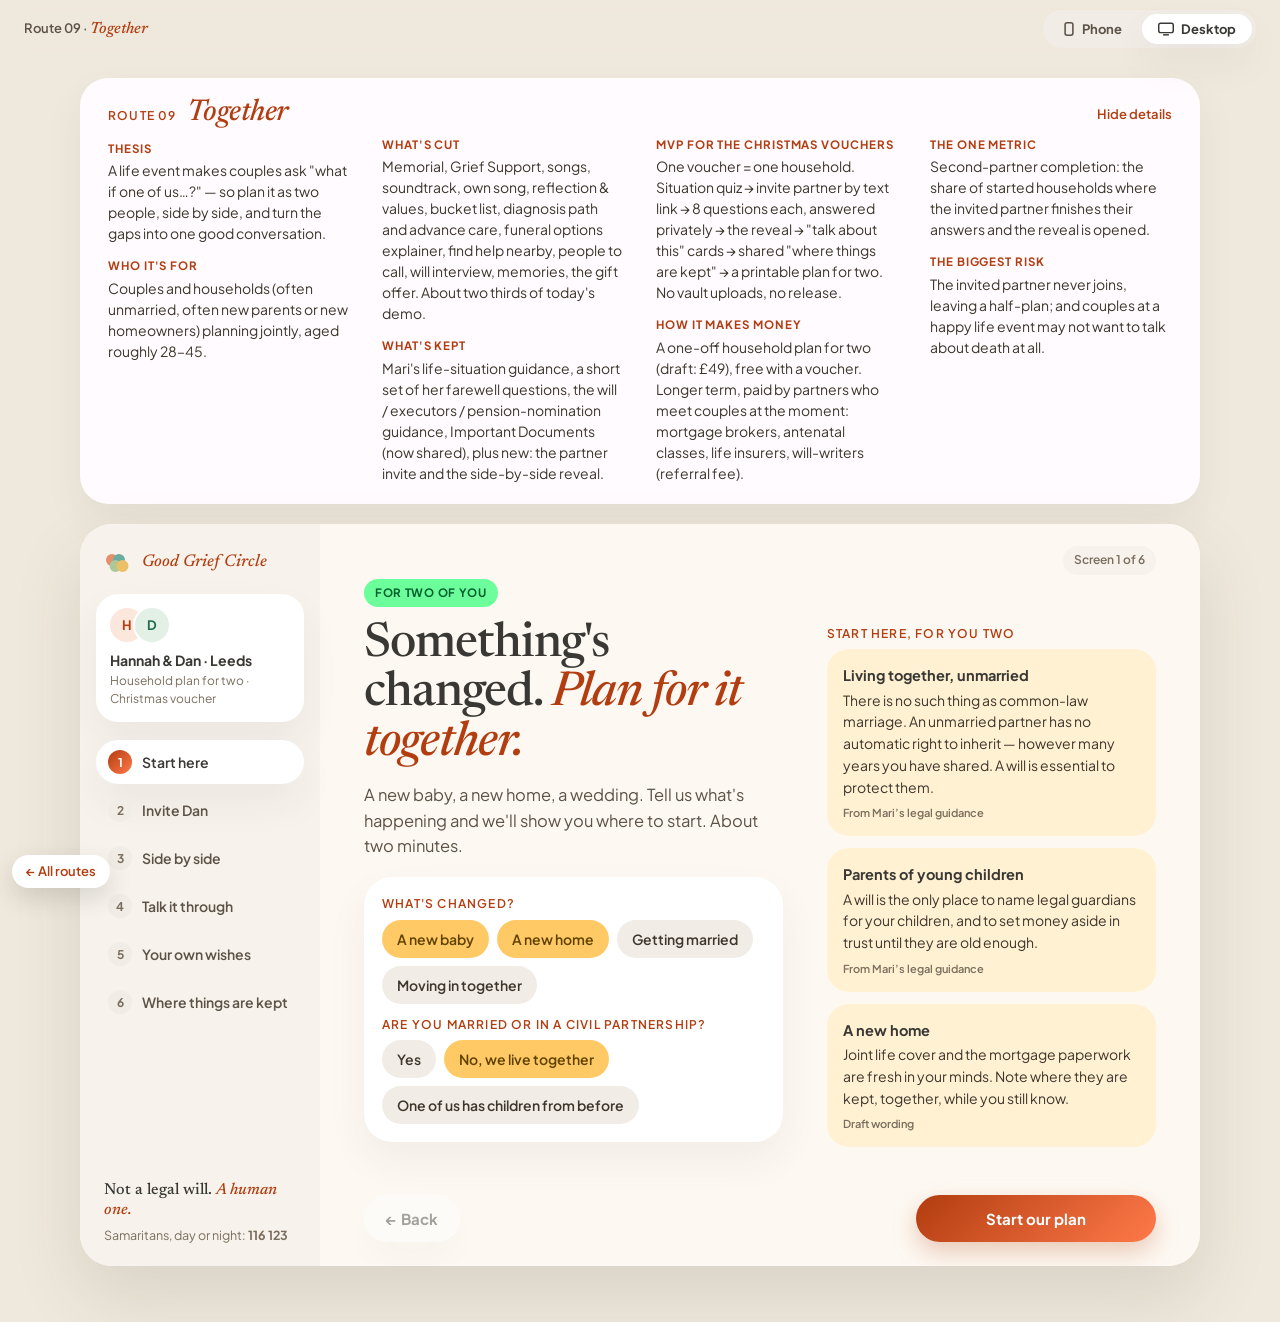
<file: routes/09-together.html>
<!doctype html>
<html lang="en-GB">
<head>
<meta charset="utf-8">
<meta name="robots" content="noindex">
<link rel="manifest" href="manifest.webmanifest">
<link rel="apple-touch-icon" href="apple-touch-icon.png">
<meta name="theme-color" content="#FFFBFF">
<meta name="apple-mobile-web-app-capable" content="yes">
<meta name="apple-mobile-web-app-title" content="GGC Routes">
<meta name="viewport" content="width=device-width, initial-scale=1, viewport-fit=cover">
<title>Together — Good Grief Circle</title>
<script>(function(){var r=document.documentElement,f;try{f=window.self!==window.top;}catch(e){f=true;}r.className=(window.innerWidth>=900?'view-desktop':'view-phone')+(f?' framed':'');})();</script>
<link rel="preconnect" href="https://fonts.googleapis.com">
<link href="https://fonts.googleapis.com/css2?family=Newsreader:ital,opsz,wght@0,6..72,500;0,6..72,800;1,6..72,500&family=Plus+Jakarta+Sans:wght@400;500;600;700&display=swap" rel="stylesheet">
<style>
:root{
  --page:#FDF9F2;--surface:#FFFBFF;--nest:#F7F3EC;--card:#FFFFFF;--field:#F1EDE6;
  --ink:#393834;--text:#3E362C;--muted:#5C5247;--soft:#7A6E5E;--faint:#A0937F;
  --accent:#F26B3C;--deep:#B23D10;--grad:linear-gradient(135deg,#B23D10,#FF794A);
  --sun:#FFC965;--onSun:#5F4200;--mint:#6DFE9C;--onMint:#005F2E;--green:#2F8B62;
  --tA:#FCE7DD;--tG:#E2F0E6;--tY:#FFF1D2;
  --lift:0 18px 40px rgba(57,56,52,.06);--glow:0 24px 48px -12px rgba(178,61,16,.14);
  --btn:0 10px 24px rgba(178,61,16,.26);
  --serif:'Newsreader',Georgia,serif;--sans:'Plus Jakarta Sans',-apple-system,system-ui,sans-serif;
  --her:#FCE7DD;--herInk:#B23D10;--him:#E2F0E6;--himInk:#1F6B49;
}
*{box-sizing:border-box}
html,body{margin:0;padding:0}
body{background:#EFE8DC;color:var(--text);font-family:var(--sans);font-size:15px;line-height:1.55;-webkit-font-smoothing:antialiased}
button{font-family:inherit;cursor:pointer}
.wrap{max-width:1180px;margin:0 auto;padding:24px 16px 48px;display:flex;gap:32px;align-items:flex-start;justify-content:center}
/* route card */
.route{flex:0 1 420px;background:var(--surface);border-radius:28px;box-shadow:var(--lift);padding:24px 24px 20px;position:sticky;top:24px}
.route summary{list-style:none;cursor:pointer;display:flex;align-items:center;justify-content:space-between;gap:12px}
.route summary::-webkit-details-marker{display:none}
.route .no{font-size:12px;font-weight:600;letter-spacing:.1em;text-transform:uppercase;color:var(--deep)}
.route h1{font-family:var(--serif);font-weight:500;font-size:34px;line-height:1.05;letter-spacing:-.5px;color:var(--ink);margin:4px 0 0}
.route h1 em{color:var(--deep)}
.route .tog{font-size:13px;font-weight:600;color:var(--deep);white-space:nowrap}
.route dl{margin:16px 0 0}
.route dt{font-size:11.5px;font-weight:700;letter-spacing:.08em;text-transform:uppercase;color:var(--deep);margin-top:13px}
.route dd{margin:3px 0 0;font-size:14px;line-height:1.5;color:var(--text)}
/* phone */
.phone{flex:0 0 420px;max-width:420px;width:100%;background:var(--page);border-radius:36px;box-shadow:0 30px 70px rgba(57,56,52,.16);overflow:hidden;display:flex;flex-direction:column;min-height:820px}
.bar{display:flex;align-items:center;justify-content:space-between;padding:16px 20px 8px;background:var(--page)}
.brand{display:flex;align-items:center;gap:8px}
.brand span{font-family:var(--serif);font-style:italic;font-weight:500;font-size:17px;color:#B23D10}
.count{font-size:12px;font-weight:600;color:var(--soft);background:var(--nest);border-radius:999px;padding:5px 11px}
.dots{display:flex;gap:6px;justify-content:center;padding:0 0 4px}
.dots i{width:6px;height:6px;border-radius:50%;background:#DDD3C4;transition:all .25s}
.dots i.on{width:20px;border-radius:6px;background:var(--accent)}
.screens{flex:1;position:relative}
.screen{display:none;padding:10px 20px 24px;animation:fade .35s ease}
.screen.on{display:block}
@keyframes fade{from{opacity:0;transform:translateY(6px)}to{opacity:1;transform:none}}
.foot{display:flex;gap:10px;padding:12px 20px calc(16px + env(safe-area-inset-bottom));background:var(--nest)}
/* type */
.chip{display:inline-block;background:var(--mint);color:var(--onMint);font-size:11.5px;font-weight:700;letter-spacing:.06em;text-transform:uppercase;border-radius:999px;padding:5px 11px}
.eyebrow{font-size:12px;font-weight:600;letter-spacing:.1em;text-transform:uppercase;color:var(--deep);margin:0 0 6px}
h2{font-family:var(--serif);font-weight:500;font-size:34px;line-height:1.04;letter-spacing:-.6px;color:var(--ink);margin:12px 0 10px}
h2 em{color:var(--deep);font-style:italic;font-weight:500}
h2 b{font-weight:800}
h3{font-family:var(--serif);font-weight:500;font-size:21px;line-height:1.2;color:var(--ink);margin:0 0 6px}
p.lede{font-size:15.5px;color:var(--muted);margin:0 0 18px}
.small{font-size:12.5px;color:var(--soft);line-height:1.5}
/* parts */
.card{background:var(--card);border-radius:28px;box-shadow:var(--lift);padding:18px 18px}
.nest{background:var(--nest);border-radius:22px;padding:14px 16px}
.stack>*+*{margin-top:12px}
.btn{border:0;border-radius:999px;padding:14px 22px;font-size:15px;font-weight:700}
.btn.main{background:var(--grad);color:#fff;box-shadow:var(--btn);flex:1}
.btn.quiet{background:var(--card);color:var(--ink);box-shadow:var(--lift)}
.btn.sun{background:var(--sun);color:var(--onSun)}
.btn:disabled{opacity:.45;cursor:default}
.opts{display:flex;flex-wrap:wrap;gap:8px}
.opt{border:0;background:var(--field);color:var(--text);border-radius:999px;padding:10px 15px;font-size:14px;font-weight:600}
.opt.on{background:var(--sun);color:var(--onSun)}
.sit{border-radius:22px;padding:15px 16px;background:var(--tY)}
.sit .t{font-weight:700;color:var(--ink);font-size:14.5px;margin-bottom:3px}
.sit p{margin:0;font-size:14px;color:var(--text)}
.src{font-size:11px;color:var(--soft);margin-top:6px;font-weight:600}
.av{width:30px;height:30px;border-radius:50%;display:inline-flex;align-items:center;justify-content:center;font-size:12.5px;font-weight:700;flex:none}
.av.h{background:var(--her);color:var(--herInk)}
.av.d{background:var(--him);color:var(--himInk)}
.pair{display:inline-flex}
.pair .av+.av{margin-left:-9px;box-shadow:0 0 0 2px #fff}
.radiant{background:var(--grad);color:#fff;border-radius:28px;padding:20px;box-shadow:var(--glow)}
.radiant h3{color:#fff}
.radiant .small{color:rgba(255,255,255,.88)}
.msg{background:var(--field);border-radius:18px 18px 18px 6px;padding:14px 15px;font-size:14.5px;color:var(--text)}
.status{display:flex;align-items:center;gap:10px;font-size:14px;font-weight:600}
.pulse{width:9px;height:9px;border-radius:50%;background:var(--faint)}
.pulse.live{background:var(--green);box-shadow:0 0 0 4px rgba(47,139,98,.18)}
.boundary{background:var(--tA);border-radius:22px;padding:15px 16px}
.boundary b{color:var(--deep)}
.crisis{font-size:12.5px;color:var(--soft);text-align:center;margin-top:18px}
/* signature: the meeting line */
.lanes{display:grid;grid-template-columns:1fr 1fr;gap:8px;margin-bottom:6px}
.lanes .who{display:flex;align-items:center;gap:7px;font-size:13px;font-weight:700;color:var(--ink)}
.lanes .who:last-child{justify-content:flex-end}
.meet{position:relative}
.meet:before{content:"";position:absolute;left:50%;top:0;bottom:0;width:2px;margin-left:-1px;background:repeating-linear-gradient(to bottom,#E7DCCB 0 6px,transparent 6px 12px)}
.q{position:relative;margin-top:16px}
.qlabel{position:relative;text-align:center;font-size:12px;font-weight:700;letter-spacing:.06em;text-transform:uppercase;color:var(--soft);margin-bottom:7px}
.qlabel span{background:var(--page);padding:0 8px}
.halves{display:grid;grid-template-columns:1fr 1fr;gap:8px;position:relative;min-height:70px}
.half{border-radius:20px;padding:12px 13px;font-size:14px;font-weight:600;line-height:1.35;transition:transform .7s cubic-bezier(.2,.8,.2,1),opacity .5s ease .25s}
.half.h{background:var(--her);color:#5A2410}
.half.d{background:var(--him);color:#173F2C}
.half small{display:block;font-weight:500;font-size:12px;opacity:.8;margin-top:3px}
.merged{position:absolute;inset:0;display:flex;align-items:center;gap:11px;background:var(--card);box-shadow:var(--glow);border-radius:22px;padding:12px 14px;opacity:0;transform:scale(.9);pointer-events:none;transition:opacity .45s ease .55s,transform .45s ease .55s}
.merged .w{font-weight:700;color:var(--ink);font-size:14.5px;line-height:1.3}
.merged .w small{display:block;font-weight:600;font-size:11.5px;color:var(--green);letter-spacing:.04em;text-transform:uppercase;margin-bottom:2px}
.met .q.same .half.h{transform:translateX(52%);opacity:0}
.met .q.same .half.d{transform:translateX(-52%);opacity:0}
.met .q.same .merged{opacity:1;transform:none;pointer-events:auto}
.differ{display:none;margin-top:7px;text-align:center}
.met .q.diff .differ{display:block}
.tag{display:inline-block;border:0;border-radius:999px;font-size:12.5px;font-weight:700;padding:6px 12px}
.tag.talk{background:var(--sun);color:var(--onSun)}
.tag.ok{background:var(--nest);color:var(--muted)}
.note{margin-top:7px;background:var(--tY);border-radius:16px;padding:9px 12px;font-size:12.5px;color:var(--onSun);display:none}
.met .q .note{display:block}
.legend{display:flex;justify-content:center;gap:14px;margin-top:16px;font-size:12px;color:var(--soft)}
/* talk */
.prompt{counter-increment:p;display:flex;gap:12px;align-items:flex-start;padding:12px 0}
.prompt+.prompt{box-shadow:0 -1px 0 rgba(188,185,179,.18)}
.prompt .n{font-family:var(--serif);font-weight:800;font-size:22px;color:var(--accent);line-height:1;width:20px;flex:none}
.agreed{display:none}
.agreed.on{display:block;animation:fade .35s ease}
/* wishes */
.seg{display:flex;background:var(--field);border-radius:999px;padding:4px;gap:4px}
.seg button{flex:1;border:0;border-radius:999px;background:transparent;padding:10px;font-weight:700;font-size:14px;color:var(--muted);display:flex;align-items:center;justify-content:center;gap:8px}
.seg button.on{background:var(--card);color:var(--ink);box-shadow:var(--lift)}
.wish{display:flex;gap:12px;padding:12px 0}
.wish+.wish{box-shadow:0 -1px 0 rgba(188,185,179,.18)}
.wish .k{font-size:11.5px;font-weight:700;letter-spacing:.06em;text-transform:uppercase;color:var(--soft)}
.wish .v{font-size:14.5px;color:var(--ink);font-weight:600;margin-top:2px}
.wish .v q{font-family:var(--serif);font-style:italic;font-weight:500;font-size:16px}
.badge{font-size:11px;font-weight:700;border-radius:999px;padding:3px 8px;background:var(--tG);color:var(--himInk);white-space:nowrap;align-self:flex-start}
/* kept */
.doc{display:flex;align-items:flex-start;gap:12px;padding:12px 0}
.doc+.doc{box-shadow:0 -1px 0 rgba(188,185,179,.18)}
.doc .ic{width:38px;height:38px;border-radius:14px;background:var(--nest);display:flex;align-items:center;justify-content:center;flex:none}
.doc .t{font-weight:700;color:var(--ink);font-size:14.5px}
.doc .w{font-size:13.5px;color:var(--muted)}
.doc .gap{font-size:12.5px;color:var(--deep);font-weight:600;margin-top:3px}
.todo{display:flex;gap:11px;align-items:flex-start;padding:9px 0;font-size:14px}
.box{width:20px;height:20px;border-radius:7px;background:var(--field);flex:none;margin-top:1px;display:flex;align-items:center;justify-content:center}
.box.done{background:var(--green)}
@media (max-width:880px){
  body{background:var(--page)}
  .wrap{flex-direction:column;align-items:stretch;padding:0;gap:0}
  .route{position:static;border-radius:0 0 28px 28px;flex:none;padding:16px}
  .route:not([open]) dl{display:none}
  .phone{flex:none;max-width:none;border-radius:0;box-shadow:none;min-height:auto}
}
@media (max-width:380px){h2{font-size:30px}}

/* ---------- view switch (Phone / Desktop) ---------- */
.viewbar{position:sticky;top:0;z-index:30;display:flex;align-items:center;justify-content:space-between;gap:12px;padding:10px 24px;background:rgba(239,232,220,.92);-webkit-backdrop-filter:blur(10px);backdrop-filter:blur(10px)}
.viewbar .lbl{font-size:13px;font-weight:600;color:var(--muted)}
.viewbar .lbl em{font-family:var(--serif);font-weight:500;font-size:16px;color:var(--deep)}
.switch{display:inline-flex;background:var(--field);border-radius:999px;padding:4px;gap:4px}
.switch button{border:0;background:transparent;border-radius:999px;padding:7px 16px;font-size:13px;font-weight:700;color:var(--muted);display:inline-flex;align-items:center;gap:7px}
.switch button.on{background:var(--card);color:var(--ink);box-shadow:var(--lift)}
@media (max-width:599px){.viewbar{display:none}}
html.view-phone .route{top:76px}
.rail{display:none}
.lead,.side{min-width:0}
/* each person's wishes: phone shows one at a time */
.wcol .whead{display:none}
.wcols[data-show="h"] .wcol[data-who="d"],.wcols[data-show="d"] .wcol[data-who="h"]{display:none}

/* ---------- desktop view: a real web-app layout ---------- */
html.view-desktop body{background:#EFE8DC}
html.view-desktop .wrap{flex-direction:column;align-items:stretch;max-width:1168px;padding:20px 24px 56px;gap:20px}
html.view-desktop .route{position:static;flex:none;padding:20px 28px;border-radius:28px}
html.view-desktop .route summary h1{display:inline;font-size:30px}
html.view-desktop .route .no{display:inline;margin-right:10px}
html.view-desktop .route dl{columns:4;column-gap:32px;margin-top:6px}
html.view-desktop .route dt{break-after:avoid}
html.view-desktop .route dd{break-inside:avoid}
html.view-desktop .route dt:first-child{margin-top:4px}
html.view-desktop .phone{flex:none;max-width:none;width:100%;min-height:700px;border-radius:32px;box-shadow:0 30px 70px rgba(57,56,52,.12);display:grid;grid-template-columns:240px minmax(0,1fr);grid-template-rows:auto 1fr auto;grid-template-areas:"rail bar" "rail screens" "rail foot"}
/* left rail */
html.view-desktop .rail{grid-area:rail;display:flex;flex-direction:column;gap:18px;background:var(--nest);padding:26px 16px 22px}
.rail .brand{padding:0 8px}
.rail .hh{background:var(--card);border-radius:22px;padding:14px;box-shadow:var(--lift)}
.rail .hh .nm{font-weight:700;color:var(--ink);font-size:14px;margin-top:8px}
.rail .hh .small{font-size:12px}
.rail .av{width:34px;height:34px;font-size:13px}
.rnav{display:flex;flex-direction:column;gap:4px}
.rnav button{border:0;background:transparent;border-radius:999px;padding:10px 12px;display:flex;align-items:center;gap:10px;font-size:14px;font-weight:600;color:var(--muted);text-align:left}
.rnav button .n{width:24px;height:24px;border-radius:50%;background:var(--field);display:inline-flex;align-items:center;justify-content:center;font-size:12px;font-weight:700;color:var(--soft);flex:none}
.rnav button:hover{background:rgba(255,255,255,.6)}
.rnav button.on{background:var(--card);color:var(--ink);box-shadow:var(--lift)}
.rnav button.on .n{background:var(--grad);color:#fff}
.rnav button.done .n{background:var(--tG);color:var(--himInk)}
.rail .rfoot{margin-top:auto;padding:0 8px}
.rail .rfoot .t{font-family:var(--serif);font-size:16px;font-weight:500;color:var(--ink);line-height:1.25}
.rail .rfoot .t em{color:var(--deep)}
/* header + screens */
html.view-desktop .bar{grid-area:bar;padding:22px 44px 0;justify-content:flex-end}
html.view-desktop .bar .brand,html.view-desktop .dots{display:none}
html.view-desktop .screens{grid-area:screens;padding:0 24px}
html.view-desktop .screen{padding:4px 20px 32px}
html.view-desktop .screen.on{display:grid;grid-template-columns:minmax(0,1.12fr) minmax(0,.88fr);gap:0 44px;align-items:start}
html.view-desktop .screen.wide.on{display:block}
html.view-desktop .side{padding-top:46px}
html.view-desktop .side>:first-child{margin-top:0!important}
html.view-desktop h2{font-size:48px;letter-spacing:-1px;margin:14px 0 12px}
html.view-desktop p.lede{font-size:16.5px;max-width:620px}
html.view-desktop .foot{grid-area:foot;justify-content:space-between;padding:16px 44px 24px;background:var(--page)}
html.view-desktop .foot .btn.main{flex:none;min-width:240px}
/* desktop: screen 3, the meeting line at full width */
html.view-desktop .s3 .lead{display:flex;align-items:flex-end;justify-content:space-between;gap:32px}
html.view-desktop .s3 .lead .ltxt{max-width:640px}
html.view-desktop .lanes{grid-template-columns:1fr 180px 1fr;margin:14px 0 4px}
html.view-desktop .lanes .who{font-size:16px;gap:10px;font-family:var(--serif);font-weight:500}
html.view-desktop .lanes .who .av{width:38px;height:38px;font-size:14px;font-family:var(--sans)}
html.view-desktop .lanes .who:last-child{grid-column:3}
html.view-desktop .q{display:grid;grid-template-columns:1fr 180px 1fr;margin-top:20px}
html.view-desktop .qlabel{grid-column:1/-1;grid-row:1;font-size:12.5px;margin-bottom:9px}
html.view-desktop .halves{display:contents}
html.view-desktop .half{grid-row:2;padding:16px 20px;font-size:16px;border-radius:22px}
html.view-desktop .half small{font-size:13px}
html.view-desktop .half.h{grid-column:1;text-align:right}
html.view-desktop .half.d{grid-column:3}
html.view-desktop .merged{position:relative;inset:auto;grid-column:1/-1;grid-row:2;justify-self:center;align-self:center;width:min(440px,62%);padding:14px 18px}
html.view-desktop .merged .w{font-size:16px}
html.view-desktop .differ{grid-column:1/-1;grid-row:3;margin-top:9px}
html.view-desktop .note{grid-column:1/-1;grid-row:4;justify-self:center;max-width:560px;text-align:center}
html.view-desktop .met .q.same .half.h{transform:translateX(72%)}
html.view-desktop .met .q.same .half.d{transform:translateX(-72%)}
html.view-desktop .revealrow{display:flex;align-items:center;justify-content:space-between;gap:24px;margin-top:22px}
html.view-desktop .revealrow .legend{margin:0}
html.view-desktop .revealrow #reveal{width:auto!important;margin:0!important;flex:none;min-width:280px}
html.view-desktop .s3 .crisis{text-align:left}
/* desktop: screen 5, both people's wishes side by side */
html.view-desktop .s5 .seg{display:none}
html.view-desktop .wcols{display:grid;grid-template-columns:1fr 1fr;gap:20px;margin-top:6px}
html.view-desktop .wcols .wcol{display:block!important;margin-top:0!important}
html.view-desktop .wcol .whead{display:flex;align-items:center;gap:10px;font-family:var(--serif);font-size:20px;font-weight:500;color:var(--ink);padding-bottom:6px}
html.view-desktop .s5 .boundary{display:grid;grid-template-columns:240px 1fr 1fr;gap:24px;align-items:start;padding:20px 24px}
html.view-desktop .s5 .boundary p{margin:0!important}
/* framed inside the viewer: product only, the viewer draws any phone frame */
html.framed .viewbar,html.framed .route{display:none!important}
html.framed body{background:var(--page)}
html.framed .wrap{padding:0!important;max-width:none;gap:0;display:block}
html.framed .phone{max-width:none!important;width:100%;border-radius:0!important;box-shadow:none!important;min-height:100vh}
html.framed.view-phone .phone{display:flex}
/* desktop, narrower windows (900-1000px or a toggled tablet) */
@media (max-width:999px){
  html.view-desktop .phone{grid-template-columns:minmax(0,1fr);grid-template-areas:"rail" "bar" "screens" "foot"}
  html.view-desktop .rail{flex-direction:row;align-items:center;gap:14px;padding:14px 20px}
  html.view-desktop .rail .hh,html.view-desktop .rail .rfoot{display:none}
  html.view-desktop .rnav{flex-direction:row;overflow-x:auto;min-width:0}
  html.view-desktop .rnav button{white-space:nowrap;padding:8px 10px}
  html.view-desktop .route dl{columns:2}
}
@media (max-width:820px){
  html.view-desktop .screen.on{display:block}
  html.view-desktop .side{padding-top:18px}
  html.view-desktop .q,html.view-desktop .lanes{grid-template-columns:1fr 40px 1fr}
  html.view-desktop .s5 .boundary{display:block}
  html.view-desktop .wcols{grid-template-columns:1fr}
  html.view-desktop .rnav button .lb{display:none}
}
</style>
</head>
<body>
<div class="viewbar" role="toolbar" aria-label="Choose a view">
  <span class="lbl">Route 09 · <em>Together</em></span>
  <div class="switch">
    <button type="button" data-view="phone" aria-pressed="false"><svg width="12" height="14" viewBox="0 0 12 18" fill="none" stroke="currentColor" stroke-width="2"><rect x="1" y="1" width="10" height="16" rx="2.5"/></svg>Phone</button>
    <button type="button" data-view="desktop" aria-pressed="false"><svg width="16" height="14" viewBox="0 0 22 18" fill="none" stroke="currentColor" stroke-width="2"><rect x="1" y="1" width="20" height="13" rx="2.5"/><path d="M7 17h8"/></svg>Desktop</button>
  </div>
</div>
<div class="wrap">

<details class="route" id="route" open>
  <summary>
    <div><div class="no">Route 09</div><h1><em>Together</em></h1></div>
    <span class="tog" id="togLabel">Hide details</span>
  </summary>
  <dl>
    <dt>Thesis</dt><dd>A life event makes couples ask "what if one of us…?" — so plan it as two people, side by side, and turn the gaps into one good conversation.</dd>
    <dt>Who it's for</dt><dd>Couples and households (often unmarried, often new parents or new homeowners) planning jointly, aged roughly 28–45.</dd>
    <dt>What's cut</dt><dd>Memorial, Grief Support, songs, soundtrack, own song, reflection &amp; values, bucket list, diagnosis path and advance care, funeral options explainer, find help nearby, people to call, will interview, memories, the gift offer. About two thirds of today's demo.</dd>
    <dt>What's kept</dt><dd>Mari's life-situation guidance, a short set of her farewell questions, the will / executors / pension-nomination guidance, Important Documents (now shared), plus new: the partner invite and the side-by-side reveal.</dd>
    <dt>MVP for the Christmas vouchers</dt><dd>One voucher = one household. Situation quiz → invite partner by text link → 8 questions each, answered privately → the reveal → "talk about this" cards → shared "where things are kept" → a printable plan for two. No vault uploads, no release.</dd>
    <dt>How it makes money</dt><dd>A one-off household plan for two (draft: £49), free with a voucher. Longer term, paid by partners who meet couples at the moment: mortgage brokers, antenatal classes, life insurers, will-writers (referral fee).</dd>
    <dt>The one metric</dt><dd>Second-partner completion: the share of started households where the invited partner finishes their answers and the reveal is opened.</dd>
    <dt>The biggest risk</dt><dd>The invited partner never joins, leaving a half-plan; and couples at a happy life event may not want to talk about death at all.</dd>
  </dl>
</details>

<main class="phone" aria-label="Prototype">
  <nav class="rail" aria-label="Your household plan">
    <div class="brand">
      <svg width="30" height="22" viewBox="0 0 60 44" aria-hidden="true">
        <g opacity=".82"><circle cx="16" cy="16" r="12" fill="#e07a4d"/><circle cx="30" cy="16" r="12" fill="#4a9e90"/><circle cx="23" cy="28" r="12" fill="#9cbf86"/><circle cx="37" cy="28" r="12" fill="#eab64a"/></g>
      </svg>
      <span>Good Grief Circle</span>
    </div>
    <div class="hh">
      <span class="pair"><span class="av h">H</span><span class="av d">D</span></span>
      <div class="nm">Hannah &amp; Dan · Leeds</div>
      <div class="small">Household plan for two · Christmas voucher</div>
    </div>
    <div class="rnav" id="rnav"></div>
    <div class="rfoot">
      <div class="t">Not a legal will. <em>A human one.</em></div>
      <div class="small" style="margin-top:6px">Samaritans, day or night: <b>116 123</b></div>
    </div>
  </nav>
  <div class="bar">
    <div class="brand">
      <svg width="30" height="22" viewBox="0 0 60 44" aria-hidden="true">
        <g opacity=".82"><circle cx="16" cy="16" r="12" fill="#e07a4d"/><circle cx="30" cy="16" r="12" fill="#4a9e90"/><circle cx="23" cy="28" r="12" fill="#9cbf86"/><circle cx="37" cy="28" r="12" fill="#eab64a"/></g>
      </svg>
      <span>Good Grief Circle</span>
    </div>
    <span class="count" id="count">Screen 1 of 6</span>
  </div>
  <div class="dots" id="dots"></div>

  <div class="screens">

  <!-- 1 · START -->
  <section class="screen on" data-step="1">
    <div class="lead">
    <span class="chip">For two of you</span>
    <h2>Something's changed. <em>Plan for it together.</em></h2>
    <p class="lede">A new baby, a new home, a wedding. Tell us what's happening and we'll show you where to start. About two minutes.</p>
    <div class="card stack">
      <div>
        <div class="eyebrow">What's changed?</div>
        <div class="opts" data-group="event" data-multi="1">
          <button class="opt on" data-v="baby">A new baby</button>
          <button class="opt on" data-v="home">A new home</button>
          <button class="opt" data-v="wedding">Getting married</button>
          <button class="opt" data-v="moving">Moving in together</button>
        </div>
      </div>
      <div>
        <div class="eyebrow">Are you married or in a civil partnership?</div>
        <div class="opts" data-group="status">
          <button class="opt" data-v="married">Yes</button>
          <button class="opt on" data-v="unmarried">No, we live together</button>
          <button class="opt" data-v="blended">One of us has children from before</button>
        </div>
      </div>
    </div>
    </div>
    <div class="side">
    <div style="margin-top:18px">
      <div class="eyebrow">Start here, for you two</div>
      <div class="stack" id="sits"></div>
    </div>
    </div>
  </section>

  <!-- 2 · INVITE -->
  <section class="screen" data-step="2">
    <div class="lead">
    <span class="chip">Hannah · Leeds</span>
    <h2>This only works <em>with Dan.</em></h2>
    <p class="lede">You each answer the same eight questions on your own phone. Neither of you sees the other's answers until you've both finished.</p>
    <div class="card stack">
      <div class="eyebrow">Your message to Dan</div>
      <div class="msg">Now Isla's here and we've got the house, can we do this together? 8 questions each, about 15 minutes. We see each other's answers at the end. x</div>
      <div class="status" id="inviteStatus"><span class="pulse"></span><span>Not sent yet</span></div>
      <button class="btn sun" id="sendInvite" style="width:100%">Send Dan the link by text</button>
      <div class="small" style="text-align:center">Preview: nothing is sent from this page.</div>
    </div>
    </div>
    <div class="side">
    <div class="radiant" style="margin-top:16px">
      <div class="eyebrow" style="color:#fff;opacity:.85">Your household plan</div>
      <h3>One plan, two people, paid once.</h3>
      <div class="small">Household plan for two · <b style="color:#fff">£49 once</b> (draft price). Your Christmas voucher covers it: code <b style="color:#fff">GGC-7Q4-HOME</b> redeemed.</div>
    </div>
    <div class="nest" style="margin-top:14px">
      <div class="small"><b style="color:var(--ink)">What Dan will see:</b> one screen saying you started this, then his first question. No account until he's answered one.</div>
    </div>
    </div>
  </section>

  <!-- 3 · SIDE BY SIDE -->
  <section class="screen wide s3" data-step="3">
    <div class="lead"><div class="ltxt">
    <span class="chip">You've both finished</span>
    <h2>Where you <b>meet,</b> <em>and where you don't.</em></h2>
    <p class="lede">Eight questions, answered apart. Where you said the same thing, your answers meet in the middle.</p>
    </div></div>
    <div class="lanes"><div class="who"><span class="av h">H</span>Hannah</div><div class="who">Dan<span class="av d">D</span></div></div>
    <div class="meet" id="meet">
      <div class="q same">
        <div class="qlabel"><span>If one of us dies, the house goes to…</span></div>
        <div class="halves">
          <div class="half h">Dan<small>All of it</small></div>
          <div class="half d">Hannah<small>All of it</small></div>
          <div class="merged"><span class="pair"><span class="av h">H</span><span class="av d">D</span></span><div class="w"><small>You agree</small>Each other, all of it</div></div>
        </div>
        <div class="note"><b>Worth knowing:</b> unmarried partners have no automatic right to inherit. Today, the law wouldn't do this for you.</div>
      </div>
      <div class="q diff">
        <div class="qlabel"><span>Who would bring up Isla?</span></div>
        <div class="halves">
          <div class="half h">My sister Jo and her husband Sam</div>
          <div class="half d">My brother Callum</div>
        </div>
        <div class="differ"><button class="tag talk" data-go="4">Talk about this →</button></div>
      </div>
      <div class="q same">
        <div class="qlabel"><span>Who sorts out our affairs?</span></div>
        <div class="halves">
          <div class="half h">Dan, then Jo</div>
          <div class="half d">Hannah, then Jo</div>
          <div class="merged"><span class="pair"><span class="av h">H</span><span class="av d">D</span></span><div class="w"><small>You agree</small>Each other first, then Jo</div></div>
        </div>
      </div>
      <div class="q same">
        <div class="qlabel"><span>Laid to rest</span></div>
        <div class="halves">
          <div class="half h">Natural burial<small>Returning gently to the earth</small></div>
          <div class="half d">Natural burial<small>Returning gently to the earth</small></div>
          <div class="merged"><span class="pair"><span class="av h">H</span><span class="av d">D</span></span><div class="w"><small>You agree</small>Natural burial, both of you</div></div>
        </div>
      </div>
      <div class="q diff">
        <div class="qlabel"><span>The gathering</span></div>
        <div class="halves">
          <div class="half h">A celebration of life<small>Joyful, full of stories</small></div>
          <div class="half d">Small &amp; private<small>Just the closest few</small></div>
        </div>
        <div class="differ"><span class="tag ok">Different is fine: these are each your own</span></div>
      </div>
      <div class="q same">
        <div class="qlabel"><span>Organ donation</span></div>
        <div class="halves">
          <div class="half h">Yes, anything useful</div>
          <div class="half d">Yes, anything useful</div>
          <div class="merged"><span class="pair"><span class="av h">H</span><span class="av d">D</span></span><div class="w"><small>You agree</small>Yes, anything useful</div></div>
        </div>
      </div>
    </div>
    <div class="revealrow">
    <div class="legend" id="legend" style="display:none"><span><b style="color:var(--green)">4</b> met in the middle</span><span><b style="color:var(--onSun)">1</b> to talk about</span><span><b>1</b> just different</span></div>
    <button class="btn main" id="reveal" style="width:100%;margin-top:18px">Show us side by side</button>
    </div>
    <div class="crisis">If this brings up something hard, Samaritans are there day or night: <b>116 123</b>.</div>
  </section>

  <!-- 4 · TALK ABOUT THIS -->
  <section class="screen" data-step="4">
    <div class="lead">
    <span class="chip">One to talk about</span>
    <h2>Who would bring up <em>Isla?</em></h2>
    <p class="lede">This isn't a form. It's a conversation for the two of you, maybe tonight after she's asleep.</p>
    <div class="sit">
      <div class="t">Parents of young children</div>
      <p>A will is the only place to name legal guardians for your children, and to set money aside in trust until they are old enough.</p>
    </div>
    </div>
    <div class="side">
    <div class="card" style="margin-top:14px">
      <div class="eyebrow">Three questions to ask each other</div>
      <div class="prompt"><span class="n">1</span><div>What made you choose Jo and Sam, or Callum? Say the reason, not just the name.</div></div>
      <div class="prompt"><span class="n">2</span><div>Where would Isla live, and which school? Who would she see at weekends?</div></div>
      <div class="prompt"><span class="n">3</span><div>Have you asked them? A guardian should hear it from you first, not from a will.</div></div>
    </div>
    <div class="agreed card" id="agreed" style="margin-top:14px">
      <div class="eyebrow" style="color:var(--green)">What you agreed · Sunday 14 Dec</div>
      <div style="display:flex;align-items:center;gap:11px"><span class="pair"><span class="av h">H</span><span class="av d">D</span></span><div style="font-weight:700;color:var(--ink)">Jo and Sam, with Callum as back-up. Hannah will ask Jo this week.</div></div>
      <div class="small" style="margin-top:8px">This goes into both your wills. Until then, it's written down here.</div>
    </div>
    <div style="display:flex;gap:10px;margin-top:16px">
      <button class="btn main" id="agreeBtn">We've talked. Note what we agreed</button>
    </div>
    <button class="btn quiet" style="width:100%;margin-top:10px" data-go="5">Remind us at the weekend</button>
    </div>
  </section>

  <!-- 5 · EACH PERSON'S WISHES -->
  <section class="screen wide s5" data-step="5">
    <div class="lead">
    <span class="chip">Your own wishes</span>
    <h2>Shared plan. <em>Your own words.</em></h2>
    <p class="lede">Some things are for both of you. Your farewell is yours. Each of you can read the other's.</p>
    </div>
    <div class="seg" role="tablist">
      <button class="on" data-who="h"><span class="av h" style="width:24px;height:24px;font-size:11px">H</span>Hannah</button>
      <button data-who="d"><span class="av d" style="width:24px;height:24px;font-size:11px">D</span>Dan</button>
    </div>
    <div class="wcols" id="wcols" data-show="h">
      <div class="card wcol" data-who="h" style="margin-top:14px"><div class="whead"><span class="av h">H</span>Hannah's farewell</div><div id="wishesH"></div></div>
      <div class="card wcol" data-who="d" style="margin-top:14px"><div class="whead"><span class="av d">D</span>Dan's farewell</div><div id="wishesD"></div></div>
    </div>
    <div class="boundary" style="margin-top:14px">
      <div style="font-family:var(--serif);font-size:19px;color:var(--ink);font-weight:500">Not a legal will. <em style="color:var(--deep)">A human one.</em></div>
      <p style="margin:6px 0 0;font-size:14px">Living together, unmarried: there is no such thing as common-law marriage. An unmarried partner has no automatic right to inherit — however many years you have shared. A will is essential to protect them.</p>
      <p style="margin:8px 0 0;font-size:14px"><b>Next:</b> two wills, one each, naming each other and Isla's guardians. A solicitor is best for property and trusts; an online will suits straightforward estates; several charities fund free simple wills.</p>
    </div>
  </section>

  <!-- 6 · WHERE THINGS ARE KEPT -->
  <section class="screen" data-step="6">
    <div class="lead">
    <span class="chip">Your household</span>
    <h2>Where things <em>are kept.</em></h2>
    <p class="lede">One list for the house. The dots show who knows where each thing is.</p>
    <div class="card">
      <div class="doc"><div class="ic"><svg width="18" height="18" viewBox="0 0 24 24" fill="none" stroke="#B23D10" stroke-width="2"><path d="M3 11l9-7 9 7v9H3z"/></svg></div><div style="flex:1"><div class="t">Property &amp; deeds</div><div class="w">Mortgage with the building society; papers in the blue box file, spare-room wardrobe.</div></div><span class="pair"><span class="av h">H</span><span class="av d">D</span></span></div>
      <div class="doc"><div class="ic"><svg width="18" height="18" viewBox="0 0 24 24" fill="none" stroke="#B23D10" stroke-width="2"><path d="M12 3l8 4v5c0 5-4 8-8 9-4-1-8-4-8-9V7z"/></svg></div><div style="flex:1"><div class="t">Insurance policies</div><div class="w">Joint life cover taken out with the mortgage. Letter in the blue box file.</div><div class="gap">Not written in trust yet: most insurers offer a free form.</div></div><span class="av h">H</span></div>
      <div class="doc"><div class="ic"><svg width="18" height="18" viewBox="0 0 24 24" fill="none" stroke="#B23D10" stroke-width="2"><rect x="3" y="6" width="18" height="13" rx="2"/><path d="M3 10h18"/></svg></div><div style="flex:1"><div class="t">Bank &amp; finance accounts</div><div class="w">Joint current account; Dan's workplace pension; Hannah's NHS pension.</div><div class="gap">Pension nominations still name Dan's mum and Hannah's dad.</div></div><span class="pair"><span class="av h">H</span><span class="av d">D</span></span></div>
      <div class="doc"><div class="ic"><svg width="18" height="18" viewBox="0 0 24 24" fill="none" stroke="#B23D10" stroke-width="2"><rect x="5" y="10" width="14" height="10" rx="2"/><path d="M8 10V7a4 4 0 018 0v3"/></svg></div><div style="flex:1"><div class="t">Digital accounts &amp; passwords</div><div class="w">Dan's password manager, with emergency access set for Hannah. No passwords here: just where to look.</div></div><span class="av d">D</span></div>
      <div class="doc"><div class="ic"><svg width="18" height="18" viewBox="0 0 24 24" fill="none" stroke="#B23D10" stroke-width="2"><path d="M6 3h9l4 4v14H6z"/><path d="M15 3v4h4"/></svg></div><div style="flex:1"><div class="t">Will &amp; legal documents</div><div class="w">None yet.</div><div class="gap">Both of you: the first thing on your list.</div></div><span class="av" style="background:var(--field);color:var(--faint)">–</span></div>
    </div>
    </div>
    <div class="side">
    <div class="card" style="margin-top:14px">
      <div class="eyebrow">Your plan for two</div>
      <div class="todo"><span class="box done"><svg width="12" height="12" viewBox="0 0 24 24" fill="none" stroke="#fff" stroke-width="3"><path d="M5 12l5 5 9-10"/></svg></span><div>Agree Isla's guardians <span class="small">· done 14 Dec</span></div></div>
      <div class="todo"><span class="box"></span><div>Hannah asks Jo and Sam</div></div>
      <div class="todo"><span class="box"></span><div>Make two wills (one each)</div></div>
      <div class="todo"><span class="box"></span><div>Update both pension "expression of wish" forms</div></div>
      <div class="todo"><span class="box"></span><div>Put the life cover in trust</div></div>
    </div>
    <button class="btn main" style="width:100%;margin-top:16px" id="printBtn">Print our plan, one copy each</button>
    <div class="small" id="printNote" style="text-align:center;margin-top:8px">Preview: printing isn't built yet.</div>
    </div>
  </section>

  </div>

  <div class="foot">
    <button class="btn quiet" id="back">← Back</button>
    <button class="btn main" id="next">Next</button>
  </div>
</main>
</div>

<script>
(function(){
  var step=1,total=6;
  var screens=[].slice.call(document.querySelectorAll('.screen'));
  var dots=document.getElementById('dots');
  for(var i=0;i<total;i++){dots.appendChild(document.createElement('i'));}
  var nextLabels=['Start our plan','Dan has joined →','Next','Next','Where things are kept','Back to the start'];
  // desktop rail: the same six steps as destinations
  var railLabels=['Start here','Invite Dan','Side by side','Talk it through','Your own wishes','Where things are kept'];
  var rnav=document.getElementById('rnav');
  railLabels.forEach(function(l,i){var b=document.createElement('button');b.type='button';b.innerHTML='<span class="n">'+(i+1)+'</span><span class="lb">'+l+'</span>';b.onclick=function(){go(i+1);};rnav.appendChild(b);});
  function go(n){
    step=Math.max(1,Math.min(total,n));
    screens.forEach(function(s){s.classList.toggle('on',+s.dataset.step===step);});
    [].forEach.call(dots.children,function(d,i){d.classList.toggle('on',i===step-1);});
    [].forEach.call(rnav.children,function(b,i){b.classList.toggle('on',i===step-1);b.classList.toggle('done',i<step-1);if(i===step-1)b.setAttribute('aria-current','step');else b.removeAttribute('aria-current');});
    document.getElementById('count').textContent='Screen '+step+' of '+total;
    document.getElementById('back').disabled=step===1;
    document.getElementById('next').textContent=nextLabels[step-1];
    var ph=document.querySelector('.phone'); if(ph.getBoundingClientRect().top<0) ph.scrollIntoView({behavior:'smooth'});
  }
  document.getElementById('back').onclick=function(){go(step-1);};
  document.getElementById('next').onclick=function(){go(step===total?1:step+1);};
  document.querySelectorAll('[data-go]').forEach(function(b){b.onclick=function(){go(+b.dataset.go);};});

  // route card toggle label; collapse by default on phones
  var route=document.getElementById('route'),tl=document.getElementById('togLabel');
  if(window.matchMedia('(max-width:880px)').matches) route.removeAttribute('open');
  function lbl(){tl.textContent=route.open?'Hide details':'Route details';}
  route.addEventListener('toggle',lbl); lbl();

  // screen 1: situation quiz (Mari's lifeSituations wording)
  var S={
    married:{t:'Married or in a civil partnership',b:'Your partner may still not inherit everything automatically. With a larger estate, part can pass to children under intestacy rules. A will makes your intentions clear.'},
    unmarried:{t:'Living together, unmarried',b:'There is no such thing as common-law marriage. An unmarried partner has no automatic right to inherit — however many years you have shared. A will is essential to protect them.'},
    blended:{t:'A blended family',b:'Without planning, children from a previous relationship can be unintentionally left out. A will lets you provide for a partner and children fairly.'},
    baby:{t:'Parents of young children',b:'A will is the only place to name legal guardians for your children, and to set money aside in trust until they are old enough.'},
    home:{t:'A new home',b:'Joint life cover and the mortgage paperwork are fresh in your minds. Note where they are kept, together, while you still know.',draft:1},
    wedding:{t:'Getting married',b:'Marriage changes how a will works: an existing will is usually cancelled when you marry. Plan to make new ones afterwards.',draft:1}
  };
  function sel(g){return [].slice.call(document.querySelectorAll('[data-group="'+g+'"] .opt.on')).map(function(b){return b.dataset.v;});}
  function renderSits(){
    var keys=sel('status').concat(sel('event').filter(function(k){return S[k];}));
    var html=keys.map(function(k){var s=S[k];return '<div class="sit"><div class="t">'+s.t+'</div><p>'+s.b+'</p><div class="src">'+(s.draft?'Draft wording':'From Mari’s legal guidance')+'</div></div>';}).join('');
    document.getElementById('sits').innerHTML=html||'<div class="small">Choose what’s changed above.</div>';
  }
  document.querySelectorAll('.opts').forEach(function(g){
    g.addEventListener('click',function(e){
      var b=e.target.closest('.opt'); if(!b) return;
      if(g.dataset.multi){b.classList.toggle('on');}
      else{[].forEach.call(g.children,function(c){c.classList.toggle('on',c===b);});}
      renderSits();
    });
  });
  renderSits();

  // screen 2: invite
  document.getElementById('sendInvite').onclick=function(){
    var st=document.getElementById('inviteStatus');
    st.innerHTML='<span class="pulse"></span><span>Sent to Dan · waiting</span>';
    this.disabled=true; this.textContent='Sent';
    setTimeout(function(){st.innerHTML='<span class="pulse live"></span><span>Dan joined · answering question 3 of 8</span>';},1200);
  };

  // screen 3: the meeting line
  document.getElementById('reveal').onclick=function(){
    var m=document.getElementById('meet');
    if(m.classList.contains('met')){go(4);return;}
    m.classList.add('met');
    document.getElementById('legend').style.display='flex';
    this.textContent='Talk about Isla’s guardians →';
  };

  // screen 4: agreed
  document.getElementById('agreeBtn').onclick=function(){
    document.getElementById('agreed').classList.add('on');
    this.textContent='Noted. See your wishes →';
    this.onclick=function(){go(5);};
  };

  // screen 5: wishes per person (questions from Mari's farewell section)
  var W={
    h:[['Laid to rest','Natural burial','Agreed'],['The gathering','A celebration of life',''],['What should the day feel like?','Music & singing · Shared stories · Open air & nature',''],['Songs','<q>Dancing in the Moonlight</q>, it was on at our first gig together',''],['Who speaks','My sister Jo, and Dan if he wants to',''],['A few words','<q>Don’t sit indoors being sad. Take Isla to the beach at Filey.</q>','']],
    d:[['Laid to rest','Natural burial','Agreed'],['The gathering','Small & private',''],['What should the day feel like?','Food & drink · Photos & memories',''],['Something to wear','My Leeds United shirt, the 1992 one',''],['Who speaks','Callum. Keep it short.',''],['Donations, not flowers','To the neonatal unit at the LGI','']]
  };
  function renderW(who){
    document.getElementById(who==='h'?'wishesH':'wishesD').innerHTML=W[who].map(function(r){return '<div class="wish"><div style="flex:1"><div class="k">'+r[0]+'</div><div class="v">'+r[1]+'</div></div>'+(r[2]?'<span class="badge">'+r[2]+'</span>':'')+'</div>';}).join('');
  }
  document.querySelectorAll('.seg button').forEach(function(b){b.onclick=function(){
    document.querySelectorAll('.seg button').forEach(function(x){x.classList.toggle('on',x===b);});document.getElementById('wcols').setAttribute('data-show',b.dataset.who);};});
  renderW('h'); renderW('d');

  // Phone / Desktop switch: a class on <html>; below 600px always phone
  var chosen=null, root=document.documentElement;
  function applyView(){
    var w=window.innerWidth, v=w<600?'phone':(chosen||(w>=900?'desktop':'phone'));
    root.classList.toggle('view-desktop',v==='desktop'); root.classList.toggle('view-phone',v==='phone');
    document.querySelectorAll('.switch button').forEach(function(b){var on=b.dataset.view===v;b.classList.toggle('on',on);b.setAttribute('aria-pressed',on?'true':'false');});
  }
  document.querySelectorAll('.switch button').forEach(function(b){b.onclick=function(){chosen=b.dataset.view;applyView();};});
  // inside the coordinator's viewer the viewer owns the view class: set a default once, never override it
  if(root.classList.contains('framed')){
    if(!/view-(phone|desktop)/.test(root.className)) applyView();
    // if the viewer replaces the whole class list, keep "framed"
    try{new MutationObserver(function(){if(!root.classList.contains('framed'))root.classList.add('framed');}).observe(root,{attributes:true,attributeFilter:['class']});}catch(e){}
  }
  else { window.addEventListener('resize',applyView); applyView(); }

  document.getElementById('printBtn').onclick=function(){document.getElementById('printNote').textContent='Preview: printing isn’t built yet. In the real thing, two copies arrive as one PDF.';};

  go(1);
})();
</script>
<a id="ggc-all-routes" href="./" aria-label="All routes" style="position:fixed;z-index:9999;left:calc(12px + env(safe-area-inset-left,0px));
bottom:calc(12px + env(safe-area-inset-bottom,0px));font:600 13px/1 'Plus Jakarta Sans',-apple-system,sans-serif;
color:#B23D10;background:#FFFFFF;text-decoration:none;padding:10px 14px;border-radius:999px;
box-shadow:0 10px 24px rgba(57,56,52,.16)">&larr; All routes</a>
<script>try { if (window.self !== window.top) document.getElementById('ggc-all-routes').remove(); } catch (e) {}</script>
<script>if ('serviceWorker' in navigator && location.protocol === 'https:') {
  addEventListener('load', () => navigator.serviceWorker.register('sw.js').catch(() => {}));
}</script>
</body>
</html>
</file>
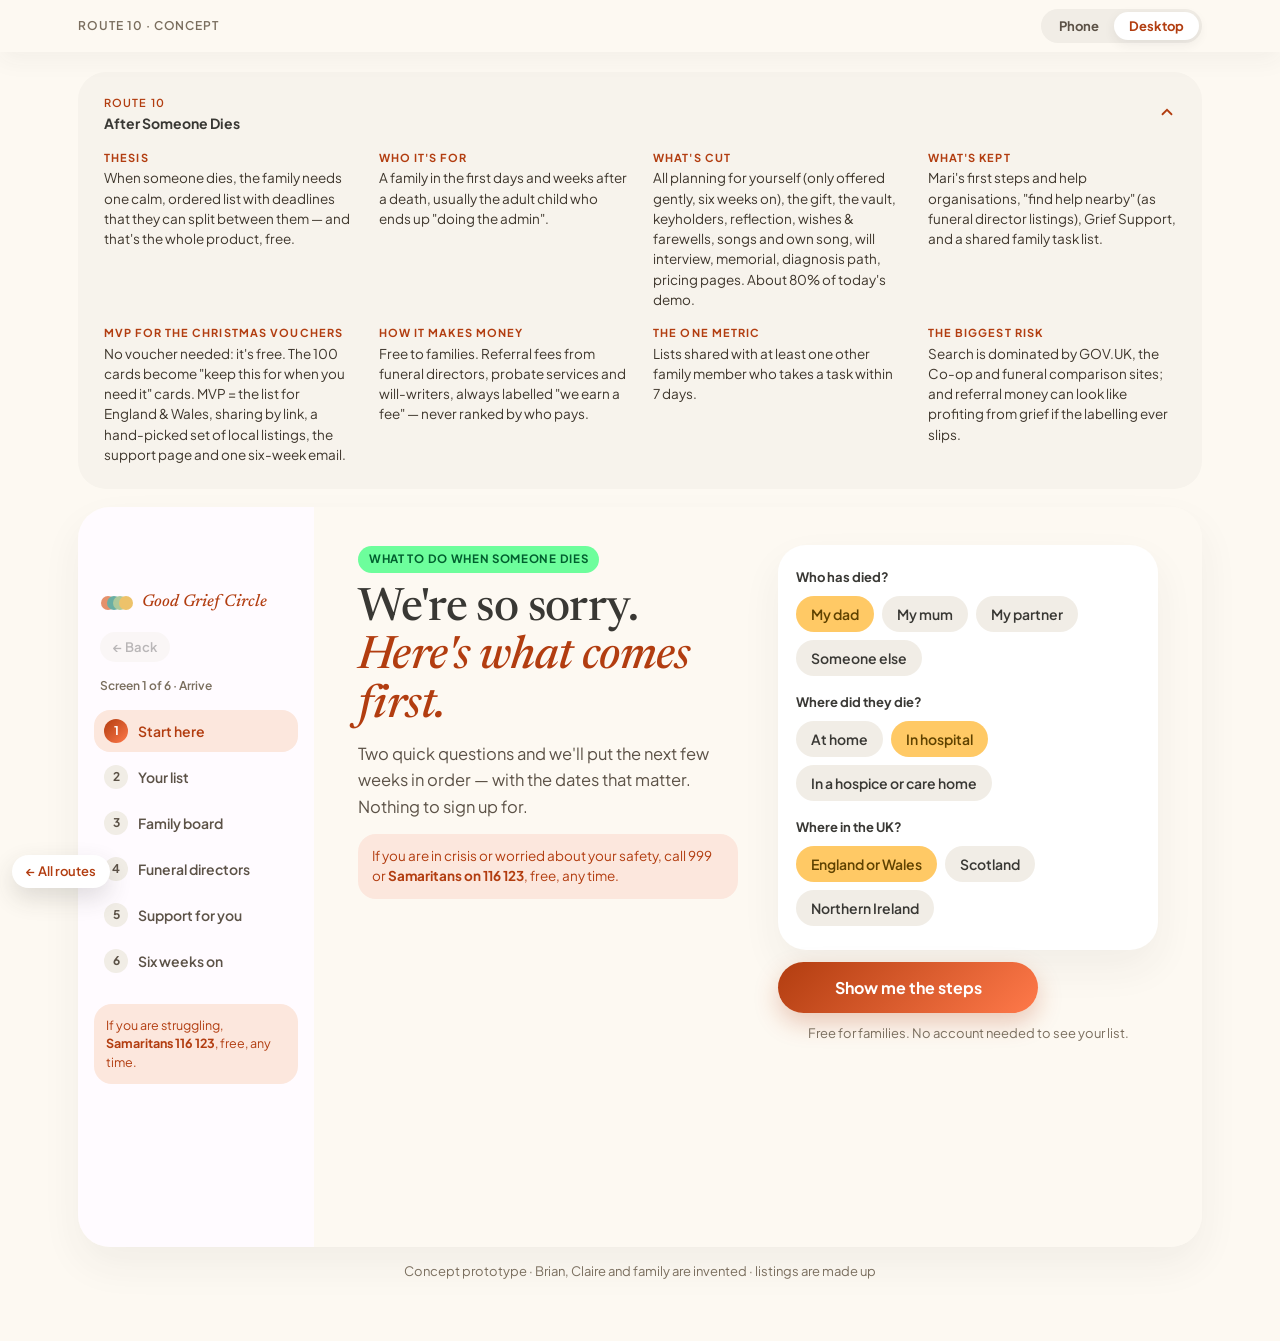
<file: routes/10-after-someone-dies.html>
<!doctype html>
<html lang="en-GB">
<head>
<meta charset="utf-8">
<meta name="robots" content="noindex">
<link rel="manifest" href="manifest.webmanifest">
<link rel="apple-touch-icon" href="apple-touch-icon.png">
<meta name="theme-color" content="#FFFBFF">
<meta name="apple-mobile-web-app-capable" content="yes">
<meta name="apple-mobile-web-app-title" content="GGC Routes">
<meta name="viewport" content="width=device-width, initial-scale=1, viewport-fit=cover">
<title>After Someone Dies</title>
<script>(function(){var d=document.documentElement,w=window.innerWidth||1280,f=true;try{f=window.self!==window.top;}catch(e){f=true;}d.className+=(w>=900?' view-desktop':' view-phone')+(f?' framed':'');})();</script>
<link rel="preconnect" href="https://fonts.googleapis.com">
<link href="https://fonts.googleapis.com/css2?family=Newsreader:ital,opsz,wght@0,6..72,500;0,6..72,800;1,6..72,500&family=Plus+Jakarta+Sans:wght@400;500;600;700&display=swap" rel="stylesheet">
<style>
:root{
  --page:#FDF9F2; --surface:#FFFBFF; --nest:#F7F3EC; --card:#FFFFFF; --field:#F1EDE6;
  --ink:#393834; --text:#3E362C; --muted:#5C5247; --soft:#7A6E5E; --faint:#A0937F;
  --accent:#F26B3C; --deep:#B23D10; --grad:linear-gradient(135deg,#B23D10 0%,#FF794A 100%);
  --sun:#FFC965; --onSun:#5F4200; --mint:#6DFE9C; --onMint:#005F2E; --green:#2F8B62;
  --tA:#FCE7DD; --tG:#E2F0E6; --tY:#FFF1D2;
  --lift:0 18px 40px rgba(57,56,52,.06); --glow:0 24px 48px -12px rgba(178,61,16,.14); --btn:0 10px 24px rgba(178,61,16,.26);
  --serif:'Newsreader',Georgia,serif; --sans:'Plus Jakarta Sans',-apple-system,system-ui,sans-serif;
}
*{box-sizing:border-box}
html,body{margin:0;padding:0}
body{background:#FDF9F2;color:var(--text);font-family:var(--sans);font-size:15.5px;line-height:1.6;-webkit-font-smoothing:antialiased;overflow-x:hidden}
button{font-family:inherit;cursor:pointer}
.wrap{max-width:420px;margin:0 auto;padding:16px 16px 40px}

/* route card */
.route{background:var(--nest);border-radius:28px;padding:4px 18px;margin-bottom:18px}
.route summary{list-style:none;cursor:pointer;padding:14px 0;display:flex;align-items:center;justify-content:space-between;gap:10px;font-weight:700;color:var(--ink);font-size:14px}
.route summary::-webkit-details-marker{display:none}
.route summary .tag{font-size:11px;font-weight:600;letter-spacing:.1em;text-transform:uppercase;color:var(--deep)}
.route summary .chev{transition:transform .2s;color:var(--deep)}
.route[open] summary .chev{transform:rotate(180deg)}
.route dl{margin:0 0 14px;display:grid;gap:10px}
.route dt{font-size:11px;font-weight:700;letter-spacing:.1em;text-transform:uppercase;color:var(--deep)}
.route dd{margin:2px 0 0;font-size:13.5px;line-height:1.5;color:var(--text)}

/* phone */
.phone{background:var(--page);border-radius:32px;box-shadow:var(--lift);overflow:hidden;min-height:640px;display:flex;flex-direction:column}
.bar{display:flex;align-items:center;justify-content:space-between;padding:14px 16px 10px;background:var(--surface)}
.logo{display:flex;align-items:center;gap:8px}
.logo span{font-family:var(--serif);font-style:italic;font-weight:500;color:var(--deep);font-size:17px;white-space:nowrap}
.back{border:0;background:var(--field);color:var(--ink);border-radius:999px;padding:7px 13px;font-size:13px;font-weight:600}
.back[disabled]{opacity:.35;cursor:default}
.count{font-size:12px;color:var(--soft);font-weight:600;text-align:center;padding:8px 0 0;background:var(--surface)}
.dots{display:flex;gap:6px;justify-content:center;padding:6px 0 12px;background:var(--surface)}
.dots i{width:7px;height:7px;border-radius:50%;background:#E6DED2;display:block}
.dots i.on{background:var(--accent);width:20px;border-radius:999px}
.screen{display:none;padding:22px 18px 28px;flex:1}
.screen.on{display:block;animation:in .35s ease}
@keyframes in{from{opacity:0;transform:translateY(6px)}to{opacity:1;transform:none}}

/* type */
.chip{display:inline-block;background:var(--mint);color:var(--onMint);font-size:11.5px;font-weight:700;letter-spacing:.06em;text-transform:uppercase;border-radius:999px;padding:4px 11px}
.eyebrow{font-size:12px;font-weight:600;letter-spacing:.1em;text-transform:uppercase;color:var(--deep);margin:0 0 6px}
h1{font-family:var(--serif);font-weight:500;color:var(--ink);font-size:36px;line-height:1.06;letter-spacing:-.6px;margin:12px 0 10px}
h1 em{font-style:italic;color:var(--deep);font-weight:500}
h1 b{font-weight:800}
h2{font-family:var(--serif);font-weight:500;color:var(--ink);font-size:23px;line-height:1.2;letter-spacing:-.3px;margin:0 0 6px}
h3{font-family:var(--serif);font-weight:500;color:var(--ink);font-size:19px;line-height:1.25;margin:0}
p{margin:0 0 12px}
.lede{font-size:16.5px;color:var(--muted);line-height:1.6}
.small{font-size:13px;color:var(--soft);line-height:1.55}

/* parts */
.card{background:var(--card);border-radius:28px;padding:18px;box-shadow:var(--lift);margin:0 0 12px}
.nest{background:var(--nest);border-radius:22px;padding:14px 16px;margin:0 0 12px}
.radiant{background:var(--grad);color:#fff;border-radius:28px;padding:20px;box-shadow:var(--glow);margin:0 0 14px}
.radiant h2,.radiant h3{color:#fff}
.radiant p{color:rgba(255,255,255,.92)}
.btn{display:block;width:100%;border:0;border-radius:999px;padding:15px 20px;font-size:16px;font-weight:700;color:#fff;background:var(--grad);box-shadow:var(--btn);text-align:center}
.btn.ghost{background:var(--card);color:var(--ink);box-shadow:var(--lift)}
.btn.sun{background:var(--sun);color:var(--onSun);box-shadow:none}
.btn.small{display:inline-block;width:auto;padding:9px 15px;font-size:13.5px}
.crisis{background:var(--tA);color:var(--deep);border-radius:18px;padding:12px 14px;font-size:13.5px;line-height:1.5;margin:14px 0 0}
.crisis b{color:var(--deep)}
.opts{display:flex;flex-wrap:wrap;gap:8px;margin:8px 0 16px}
.opt{border:0;background:var(--field);color:var(--ink);border-radius:999px;padding:9px 15px;font-size:14px;font-weight:600}
.opt.on{background:var(--sun);color:var(--onSun)}
.label{font-size:13px;font-weight:700;color:var(--ink);margin:4px 0 0}
.fee{display:inline-block;background:var(--tY);color:var(--onSun);font-size:11.5px;font-weight:700;border-radius:999px;padding:3px 9px}
.preview{background:var(--tY);color:var(--onSun);border-radius:16px;padding:10px 13px;font-size:12.5px;line-height:1.5;margin:12px 0}

/* the ordered list */
.step{background:var(--card);border-radius:24px;padding:16px;box-shadow:var(--lift);margin:0 0 10px;display:grid;grid-template-columns:34px 1fr;gap:12px}
.num{width:34px;height:34px;border-radius:50%;background:var(--tA);color:var(--deep);font-family:var(--serif);font-weight:800;font-size:17px;display:flex;align-items:center;justify-content:center}
.step.done .num{background:var(--tG);color:var(--green)}
.step h3{font-size:18px}
.step p{font-size:14px;color:var(--muted);margin:5px 0 8px}
.due{display:inline-flex;align-items:center;gap:5px;font-size:12px;font-weight:700;border-radius:999px;padding:4px 10px;background:var(--tA);color:var(--deep)}
.due.ok{background:var(--tG);color:var(--green)}
.due.later{background:var(--nest);color:var(--muted)}
.who{font-size:12.5px;color:var(--soft);margin-top:6px}

/* signature: task board */
.family{display:flex;gap:8px;overflow-x:auto;padding:2px 0 12px;margin:0 -2px}
.person{flex:0 0 auto;display:flex;flex-direction:column;align-items:center;gap:4px;border:0;background:none;padding:2px}
.av{width:44px;height:44px;border-radius:50%;display:flex;align-items:center;justify-content:center;color:#fff;font-weight:700;font-size:15px;box-shadow:0 0 0 3px transparent;transition:box-shadow .2s}
.person.me .av{box-shadow:0 0 0 3px var(--sun)}
.person small{font-size:11.5px;color:var(--muted);font-weight:600}
.task{background:var(--card);border-radius:22px;padding:14px;box-shadow:var(--lift);margin:0 0 10px}
.task-top{display:flex;justify-content:space-between;gap:10px;align-items:flex-start}
.task h3{font-size:17px}
.task .meta{font-size:12.5px;color:var(--soft);margin-top:3px}
.take{flex:0 0 auto;border:0;border-radius:999px;padding:8px 13px;font-size:13px;font-weight:700;background:var(--grad);color:#fff;box-shadow:var(--btn);white-space:nowrap}
.taken{display:flex;align-items:center;gap:8px;margin-top:10px;background:var(--tG);border-radius:999px;padding:5px 12px 5px 5px;font-size:13px;color:var(--onMint);font-weight:600}
.taken .av{width:24px;height:24px;font-size:11px}
.taken button{margin-left:auto;border:0;background:none;color:var(--green);font-size:12px;font-weight:700;padding:2px 4px}
.tally{display:flex;gap:10px;align-items:center;margin:2px 0 14px}
.meter{flex:1;height:8px;border-radius:999px;background:var(--field);overflow:hidden}
.meter i{display:block;height:100%;background:var(--grad);border-radius:999px;transition:width .35s}

/* listings */
.filter{display:flex;gap:8px;overflow-x:auto;margin:6px 0 12px;padding-bottom:2px}
.fd h3{font-size:18px}
.fd .row{display:flex;flex-wrap:wrap;gap:6px;margin:8px 0 10px}
.pill{font-size:12px;background:var(--nest);color:var(--muted);border-radius:999px;padding:3px 10px;font-weight:600}
.fd .actions{display:flex;gap:8px;flex-wrap:wrap}

.org{display:grid;grid-template-columns:40px 1fr;gap:12px;align-items:start}
.org .ic{width:40px;height:40px;border-radius:14px;background:var(--tG);display:flex;align-items:center;justify-content:center}
.phoneNum{font-family:var(--serif);font-weight:800;font-size:28px;color:#fff;letter-spacing:.5px}

.letter{background:var(--surface);border-radius:28px;padding:20px;box-shadow:var(--glow);margin-bottom:14px}
.letter .date{font-size:12px;color:var(--soft);font-weight:600}
.boundary{background:var(--nest);border-radius:18px;padding:12px 14px;font-size:13px;color:var(--muted);margin:12px 0}
.toast{position:fixed;left:50%;bottom:22px;transform:translateX(-50%) translateY(30px);opacity:0;background:var(--ink);color:#fff;border-radius:999px;padding:10px 18px;font-size:13.5px;font-weight:600;transition:.3s;pointer-events:none;max-width:90vw;text-align:center}
.toast.on{opacity:1;transform:translateX(-50%) translateY(0)}
@media (max-width:440px){ .wrap{padding:12px 10px 32px} .phone{border-radius:26px} h1{font-size:33px} }

/* view switch */
.viewbar{position:sticky;top:0;z-index:30;background:rgba(253,249,242,.94);-webkit-backdrop-filter:blur(8px);backdrop-filter:blur(8px);box-shadow:0 8px 24px rgba(57,56,52,.05)}
.viewbar-in{max-width:1180px;margin:0 auto;padding:9px 28px;display:flex;align-items:center;justify-content:space-between;gap:12px}
.viewbar-in .lbl{font-size:12px;font-weight:600;letter-spacing:.08em;text-transform:uppercase;color:var(--soft)}
.seg{display:inline-flex;background:var(--field);border-radius:999px;padding:3px}
.seg button{border:0;background:none;border-radius:999px;padding:6px 15px;font-size:13px;font-weight:700;color:var(--muted)}
.seg button[aria-pressed="true"]{background:var(--card);color:var(--deep);box-shadow:0 4px 12px rgba(57,56,52,.08)}
@media (max-width:599px){ .viewbar{display:none} }

/* inside the comparison viewer's iframe: product only */
.framed .viewbar,.framed .route,.framed .note{display:none}
.framed.view-phone .wrap{max-width:none;padding:0}
.framed.view-phone .phone{border-radius:0;box-shadow:none;min-height:100vh}
.framed.view-desktop .rail{top:16px}

/* shared bits that only show in one view */
.nav,.rail-foot,.board,.desk-only{display:none}
.view-phone .s1{display:flex;flex-direction:column}
.view-phone .s1>div{display:contents}
.view-phone .s1 .chip{align-self:flex-start}
.view-phone .s1 .crisis{order:2}
.rail{display:block}

/* ============ desktop view ============ */
html.view-desktop body{font-size:15.5px}
.view-desktop .wrap{max-width:1180px;padding:20px 28px 48px}
.view-desktop .route{padding:4px 26px}
.view-desktop .route dl{grid-template-columns:repeat(4,minmax(0,1fr));gap:14px 26px;margin-bottom:20px}
.view-desktop .phone{display:grid;grid-template-columns:236px minmax(0,1fr);min-height:740px;border-radius:32px;background:linear-gradient(90deg,var(--surface) 236px,var(--page) 236px)}
.view-desktop .rail{position:sticky;top:58px;align-self:start;padding:24px 16px 22px;display:flex;flex-direction:column;gap:14px}
.view-desktop .bar{flex-direction:column;align-items:flex-start;gap:16px;padding:0 6px;background:none}
.view-desktop .bar .logo{order:-1}
.view-desktop .bar .spacer{display:none}
.view-desktop .count{text-align:left;padding:0 6px;background:none}
.view-desktop .dots{display:none}
.view-desktop .desk-only{display:block}
.view-desktop .phone-only{display:none}
.view-desktop .foot .btn{margin:0!important}
.view-desktop .nav{display:flex;flex-direction:column;gap:4px}
.nav button{display:flex;align-items:center;gap:10px;border:0;background:none;text-align:left;border-radius:16px;padding:9px 10px;font-size:14px;font-weight:600;color:var(--muted)}
.nav button i{flex:0 0 auto;width:24px;height:24px;border-radius:50%;background:var(--field);color:var(--muted);font-style:normal;font-size:12px;font-weight:700;display:flex;align-items:center;justify-content:center}
.nav button:hover{background:var(--nest)}
.nav button.on{background:var(--tA);color:var(--deep)}
.nav button.on i{background:var(--grad);color:#fff}
.view-desktop .rail-foot{display:block;margin-top:8px;background:var(--tA);border-radius:18px;padding:12px;font-size:12.5px;line-height:1.5;color:var(--deep)}
.view-desktop .stage{min-width:0}
.view-desktop .screen{padding:38px 44px 46px}
.view-desktop h1{font-size:46px}
.view-desktop .split{display:grid;grid-template-columns:minmax(0,1fr) minmax(0,1fr);gap:40px;align-items:start}
.view-desktop .split.lean{grid-template-columns:minmax(0,1.55fr) minmax(0,1fr)}
.view-desktop .sticky{position:sticky;top:80px}
.view-desktop .btn:not(.small){display:inline-block;width:auto;min-width:260px;padding:15px 28px}
.view-desktop .foot{display:flex;flex-wrap:wrap;gap:12px;align-items:center;margin-top:8px}
.view-desktop .foot .preview{flex:1 1 320px;margin:0}
.view-desktop .grid3{display:grid;grid-template-columns:repeat(auto-fit,minmax(220px,1fr));gap:16px;margin-bottom:14px}
.view-desktop .grid3 .card{margin:0;display:flex;flex-direction:column}
.view-desktop .grid3 .card .actions{margin-top:auto}
.view-desktop .family{overflow:visible;flex-wrap:wrap;gap:14px}
/* the family task board */
.view-desktop #tasks{display:none}
.view-desktop .board{display:grid;grid-template-columns:repeat(3,minmax(0,1fr));gap:16px;margin:6px 0 18px}
.col{background:var(--nest);border-radius:28px;padding:16px 14px 8px;min-width:0}
.col-h{display:flex;align-items:baseline;justify-content:space-between;gap:8px;padding:0 4px 4px}
.col-h h3{font-size:20px}
.col-h .n{font-size:12px;font-weight:700;border-radius:999px;padding:2px 9px;background:var(--card);color:var(--muted)}
.col-sub{font-size:12.5px;color:var(--soft);padding:0 4px 10px;margin:0}
.col.on-it .col-h .n{background:var(--tY);color:var(--onSun)}
.col.done .col-h .n{background:var(--tG);color:var(--green)}
.col .task{margin:0 0 10px;border-radius:22px}
.col .task h3{font-size:16.5px;line-height:1.3}
.col .task .meta{margin:4px 0 8px}
.col .due{font-size:11.5px}
.col.done .task h3{color:var(--muted)}
.col .acts{display:flex;flex-wrap:wrap;gap:6px;align-items:center;margin-top:10px}
.col .acts .take{padding:7px 12px;font-size:12.5px}
.col .acts .soft{border:0;background:var(--field);color:var(--ink);border-radius:999px;padding:7px 12px;font-size:12.5px;font-weight:700}
.col .taken{margin-top:10px}
.col .empty{font-size:13px;color:var(--soft);padding:10px 6px 14px;text-align:center}
@media (max-width:1180px){
  .view-desktop .phone{grid-template-columns:208px minmax(0,1fr);background:linear-gradient(90deg,var(--surface) 208px,var(--page) 208px)}
  .view-desktop .screen{padding:32px 28px 40px}
  .view-desktop .split{gap:28px}
  .view-desktop h1{font-size:40px}
}
</style>
</head>
<body>
<div class="viewbar"><div class="viewbar-in">
  <span class="lbl">Route 10 · concept</span>
  <div class="seg" role="group" aria-label="Show as">
    <button type="button" data-view="phone" aria-pressed="false">Phone</button><button type="button" data-view="desktop" aria-pressed="false">Desktop</button>
  </div>
</div></div>
<div class="wrap">

  <details class="route" open>
    <summary><span><span class="tag">Route 10</span><br>After Someone Dies</span><svg class="chev" width="18" height="18" viewBox="0 0 24 24" fill="none" stroke="currentColor" stroke-width="2.4" stroke-linecap="round"><path d="M6 9l6 6 6-6"/></svg></summary>
    <dl>
      <div><dt>Thesis</dt><dd>When someone dies, the family needs one calm, ordered list with deadlines that they can split between them — and that's the whole product, free.</dd></div>
      <div><dt>Who it's for</dt><dd>A family in the first days and weeks after a death, usually the adult child who ends up "doing the admin".</dd></div>
      <div><dt>What's cut</dt><dd>All planning for yourself (only offered gently, six weeks on), the gift, the vault, keyholders, reflection, wishes &amp; farewells, songs and own song, will interview, memorial, diagnosis path, pricing pages. About 80% of today's demo.</dd></div>
      <div><dt>What's kept</dt><dd>Mari's first steps and help organisations, "find help nearby" (as funeral director listings), Grief Support, and a shared family task list.</dd></div>
      <div><dt>MVP for the Christmas vouchers</dt><dd>No voucher needed: it's free. The 100 cards become "keep this for when you need it" cards. MVP = the list for England &amp; Wales, sharing by link, a hand-picked set of local listings, the support page and one six-week email.</dd></div>
      <div><dt>How it makes money</dt><dd>Free to families. Referral fees from funeral directors, probate services and will-writers, always labelled "we earn a fee" — never ranked by who pays.</dd></div>
      <div><dt>The one metric</dt><dd>Lists shared with at least one other family member who takes a task within 7 days.</dd></div>
      <div><dt>The biggest risk</dt><dd>Search is dominated by GOV.UK, the Co-op and funeral comparison sites; and referral money can look like profiting from grief if the labelling ever slips.</dd></div>
    </dl>
  </details>

  <div class="phone">
   <aside class="rail">
    <div class="bar">
      <button class="back" id="back" disabled aria-label="Back">&larr; Back</button>
      <div class="logo" aria-label="Good Grief Circle">
        <svg width="34" height="24" viewBox="0 0 34 24" aria-hidden="true"><g opacity=".82"><circle cx="8" cy="12" r="7" fill="#e07a4d"/><circle cx="14" cy="12" r="7" fill="#4a9e90"/><circle cx="20" cy="12" r="7" fill="#9cbf86"/><circle cx="26" cy="12" r="7" fill="#eab64a"/></g></svg>
        <span>Good Grief Circle</span>
      </div>
      <span class="spacer" style="width:62px"></span>
    </div>
    <div class="count" id="count">Screen 1 of 6</div>
    <div class="dots" id="dots"></div>
    <nav class="nav" id="nav" aria-label="Steps"></nav>
    <div class="rail-foot">If you are struggling, <b>Samaritans 116 123</b>, free, any time.</div>
   </aside>
   <main class="stage">

    <!-- 1 · Arrive from search -->
    <section class="screen on" data-title="Arrive">
     <div class="split s1">
      <div>
      <span class="chip">What to do when someone dies</span>
      <h1>We're so sorry. <em>Here's what comes first.</em></h1>
      <p class="lede">Two quick questions and we'll put the next few weeks in order — with the dates that matter. Nothing to sign up for.</p>
      <div class="crisis">If you are in crisis or worried about your safety, call 999 or <b>Samaritans on 116 123</b>, free, any time.</div>
      </div>
      <div>

      <div class="card">
        <p class="label">Who has died?</p>
        <div class="opts" data-group="who">
          <button class="opt on">My dad</button><button class="opt">My mum</button><button class="opt">My partner</button><button class="opt">Someone else</button>
        </div>
        <p class="label">Where did they die?</p>
        <div class="opts" data-group="where">
          <button class="opt">At home</button><button class="opt on">In hospital</button><button class="opt">In a hospice or care home</button>
        </div>
        <p class="label">Where in the UK?</p>
        <div class="opts" data-group="nation" style="margin-bottom:6px">
          <button class="opt on">England or Wales</button><button class="opt">Scotland</button><button class="opt">Northern Ireland</button>
        </div>
      </div>

      <button class="btn" data-go="1">Show me the steps</button>
      <p class="small" style="text-align:center;margin-top:10px">Free for families. No account needed to see your list.</p>
      </div>
     </div>
    </section>

    <!-- 2 · The ordered list -->
    <section class="screen" data-title="Your list">
      <p class="eyebrow">For Dad · Brian Ashworth · died Thu 8 Oct</p>
      <h2>What to do, <em style="font-family:var(--serif);color:var(--deep)">in order</em></h2>
      <p class="small">Dates worked out for England &amp; Wales, from Thursday 8 October.</p>
     <div class="split lean">
      <div>
      <div class="step done">
        <div class="num">&#10003;</div>
        <div><h3>Get a medical certificate</h3>
          <p>A doctor confirms the cause of death. If it happened at home, call their GP; in hospital, the staff will guide you.</p>
          <span class="due ok">Done · Stepping Hill Hospital sent it to the register office</span></div>
      </div>
      <div class="step">
        <div class="num">2</div>
        <div><h3>Register the death</h3>
          <p>Within five days in England &amp; Wales. You will receive the certificates needed for almost everything that follows.</p>
          <span class="due">By Tue 13 Oct · 2 days left</span>
          <div class="who">Tip: ask for 5–6 copies of the certificate. Banks and insurers each want one.</div></div>
      </div>
      <div class="step">
        <div class="num">3</div>
        <div><h3>Tell the right people</h3>
          <p>The government’s “Tell Us Once” service can notify most departments — tax, pensions, benefits — in a single step.</p>
          <span class="due">Use the code within 28 days of registering</span></div>
      </div>
      <div class="step">
        <div class="num">4</div>
        <div><h3>Choose a funeral director</h3>
          <p>There is no legal deadline. Most funerals happen two to three weeks after a death.</p>
          <span class="due later">This week if you can</span>
          <div style="margin-top:10px"><button class="btn small ghost" data-go="3">See local listings &rarr;</button></div></div>
      </div>
      <div class="step">
        <div class="num">5</div>
        <div><h3>Find the will &amp; wishes</h3>
          <p>A will names the executor who is responsible. If they used Good Grief Circle, their wishes for the farewell may be waiting here too.</p>
          <span class="due later">Before the funeral, ideally</span></div>
      </div>
      <div class="step">
        <div class="num">6</div>
        <div><h3>Apply for probate, if needed</h3>
          <p>Only the executor does this, once the money and property are known. It can wait until after the funeral.</p>
          <span class="due later">In the coming months</span></div>
      </div>
      </div>
      <div class="sticky">
      <div class="card desk-only"><p class="eyebrow" style="margin-bottom:4px">This week</p><h3>Register by Tuesday 13 October</h3><p class="small" style="margin:6px 0 0">Two days left. Everything after it needs the certificate, so it comes first.</p></div>
      <div class="nest"><p class="small" style="margin:0"><b>What this list doesn't cover:</b> the rules in Scotland and Northern Ireland, deaths reported to a coroner, or deaths abroad. It isn't legal advice. For those, GOV.UK and Citizens Advice have full guidance.</p></div>
      <button class="btn" data-go="2">Share the list with the family</button>
      </div>
     </div>
    </section>

    <!-- 3 · Signature: the family task list -->
    <section class="screen" data-title="Share it out">
     <div class="split">
      <div>
      <span class="chip">Shared with 4 people</span>
      <h1 style="font-size:32px">Nobody has to <em>do it all.</em></h1>
      <p class="lede" style="font-size:15.5px">Tap “I'll do this” and everyone sees who has it. You're viewing as <b>Claire</b>.</p>
      </div>
      <div>
      <div class="family" id="family"></div>
      <div class="tally"><div class="meter"><i id="meter" style="width:0"></i></div><span class="small" id="tallyTxt" style="margin:0;white-space:nowrap"></span></div>
      </div>
     </div>
      <div id="tasks"></div>
      <div class="board" id="board"></div>
     <div class="foot">
      <div class="preview">Preview: in this concept nothing is sent. In the real thing, family join from a link in WhatsApp or a text — no account, no password.</div>
      <button class="btn" data-go="3">Next: find a funeral director</button>
     </div>
    </section>

    <!-- 4 · Funeral directors: listings, not recommendations -->
    <section class="screen" data-title="Funeral directors">
      <p class="eyebrow">Near SK7 · Hazel Grove, Stockport</p>
      <h2>Funeral directors near you</h2>
      <p class="small">Listed by distance, not by who pays us. We don't rank or recommend. Where we earn a fee if you choose them, it says so.</p>
      <div class="filter">
        <button class="opt on">All</button><button class="opt">Direct cremation</button><button class="opt">Burial</button><button class="opt">Green / woodland</button>
      </div>
     <div class="grid3">
      <div class="card fd">
        <div class="task-top"><h3>Torkington Lane Funerals</h3><span class="small" style="margin:0;white-space:nowrap">0.8 mi</span></div>
        <div class="row"><span class="pill">Family-run</span><span class="pill">Funerals from £3,450</span><span class="pill">Open today till 6pm</span></div>
        <p class="small">Prices published online. Member of a trade association (NAFD).</p>
        <div class="actions"><button class="btn small" data-toast="In the real app this would ring them.">Call</button><button class="btn small ghost" data-toast="Saved to the family list for Mark to look at.">Add to family list</button></div>
      </div>
      <div class="card fd">
        <div class="task-top"><h3>Hollins &amp; Webb</h3><span class="small" style="margin:0;white-space:nowrap">1.6 mi</span></div>
        <div class="row"><span class="pill">Independent</span><span class="pill">Funerals from £3,890</span><span class="fee">We earn a fee</span></div>
        <p class="small">If you choose them through us, they pay Good Grief Circle a set fee. Your price is the same either way.</p>
        <div class="actions"><button class="btn small" data-toast="In the real app this would ring them.">Call</button><button class="btn small ghost" data-toast="Saved to the family list for Mark to look at.">Add to family list</button></div>
      </div>
      <div class="card fd">
        <div class="task-top"><h3>Calm Passage Direct Cremation</h3><span class="small" style="margin:0;white-space:nowrap">Nationwide</span></div>
        <div class="row"><span class="pill">No service at the crematorium</span><span class="pill">From £1,395</span><span class="fee">We earn a fee</span></div>
        <p class="small">You can still hold your own gathering, anywhere, on another day.</p>
        <div class="actions"><button class="btn small" data-toast="In the real app this would ring them.">Call</button><button class="btn small ghost" data-toast="Saved to the family list for Mark to look at.">Add to family list</button></div>
      </div>
     </div>
      <div class="nest"><p class="small" style="margin:0"><b>Worried about the cost?</b> Down to Earth (run by Quaker Social Action) helps people facing funeral costs they cannot afford. You may also be able to get a Funeral Expenses Payment.</p></div>
      <button class="btn" data-go="4">Next: support for you</button>
    </section>

    <!-- 5 · Grief support -->
    <section class="screen" data-title="Support">
      <p class="eyebrow" style="color:var(--green)">For you, not the paperwork</p>
      <h2>Someone to talk to</h2>
      <p class="small">Free, confidential support by phone, chat or one-to-one sessions. Choose one and we will pass on your details so they can get in touch, or show you how to reach them directly.</p>
     <div class="split">
      <div>

      <div class="radiant">
        <h3>Samaritans</h3>
        <p style="margin:4px 0 8px;font-size:14px">A listening ear any time of day or night, for anyone who is struggling.</p>
        <div class="phoneNum">116 123</div>
        <p class="small" style="color:rgba(255,255,255,.88);margin:2px 0 0">Free · 24/7 · If you are in danger now, call 999.</p>
      </div>
      <div class="nest desk-only" style="background:var(--tG)">
        <p style="font-size:14.5px;color:#2F5A45;margin:0">Grief isn’t a checklist. It doesn’t move in neat stages, and it doesn’t end on a schedule. It can arrive as exhaustion, anger, numbness — or unexpected laughter. All of it is normal. Be patient with yourself, and let people help.</p>
      </div>
      </div>
      <div>

      <div class="card org">
        <div class="ic"><svg width="20" height="20" viewBox="0 0 24 24" fill="none" stroke="#2F8B62" stroke-width="2" stroke-linecap="round"><path d="M20.8 4.6a5.5 5.5 0 0 0-7.8 0L12 5.7l-1-1.1a5.5 5.5 0 0 0-7.8 7.8l1 1L12 21l7.8-7.6 1-1a5.5 5.5 0 0 0 0-7.8z"/></svg></div>
        <div><h3>Cruse Bereavement Support</h3><p class="small" style="margin:4px 0 8px">The UK’s leading bereavement charity. Free helpline, webchat and one-to-one support with trained volunteers.</p>
          <div class="row" style="display:flex;gap:6px;flex-wrap:wrap"><span class="pill">Phone</span><span class="pill">Webchat</span><span class="pill">One-to-one</span></div></div>
      </div>
      <div class="card org">
        <div class="ic"><svg width="20" height="20" viewBox="0 0 24 24" fill="none" stroke="#2F8B62" stroke-width="2" stroke-linecap="round"><path d="M22 16.9v3a2 2 0 0 1-2.2 2 19.8 19.8 0 0 1-8.6-3.1 19.5 19.5 0 0 1-6-6A19.8 19.8 0 0 1 2.1 4.2 2 2 0 0 1 4.1 2h3a2 2 0 0 1 2 1.7c.1.9.4 1.8.7 2.7a2 2 0 0 1-.5 2.1L8 9.8a16 16 0 0 0 6 6l1.3-1.3a2 2 0 0 1 2.1-.4c.9.3 1.8.6 2.7.7a2 2 0 0 1 1.7 2z"/></svg></div>
        <div><h3>Marie Curie Support Line</h3><p class="small" style="margin:4px 0 0">Bereavement support from trained staff, including a series of free telephone sessions.</p></div>
      </div>

      </div>
     </div>
      <div class="nest phone-only" style="background:var(--tG)">
        <p style="font-size:14.5px;color:#2F5A45;margin:0">Grief isn’t a checklist. It doesn’t move in neat stages, and it doesn’t end on a schedule. It can arrive as exhaustion, anger, numbness — or unexpected laughter. All of it is normal. Be patient with yourself, and let people help.</p>
      </div>
     <div class="foot">
      <button class="btn ghost" data-toast="We'll check in once, in six weeks. Nothing else." style="margin-bottom:10px">Check in on me in six weeks</button>
      <button class="btn" data-go="5">See the six-week check-in</button>
     </div>
    </section>

    <!-- 6 · Six weeks later -->
    <section class="screen" data-title="Six weeks on">
      <p class="eyebrow">Thursday 19 November · six weeks on</p>
     <div class="split">
      <div>
      <div class="letter">
        <p class="date">A note from Good Grief Circle</p>
        <h2 style="margin-top:6px">Hello Claire. <em style="font-family:var(--serif);color:var(--deep)">How are you doing?</em></h2>
        <p style="font-size:15px">Your family ticked off 9 of 11 things on Brian's list. The two left are the executor's — probate and closing the last bank account — and they can take their time.</p>
        <p style="font-size:15px;margin:0">If grief is heavier now than at the start, that's common. Cruse and Samaritans (116 123) are still there.</p>
      </div>
      </div>
      <div>

      <div class="radiant">
        <h3>Would you like to make this easier for your own family?</h3>
        <p style="font-size:14.5px;margin:8px 0 14px">Ten minutes, when you're ready: who to call, where things are kept, and what you'd want for a farewell. Free. No rush — this note won't come again unless you ask.</p>
        <button class="btn sun" data-toast="This would open Planning: ten minutes, one question at a time.">Start when I'm ready</button>
      </div>

      <div class="card">
        <div class="task-top"><h3>Making or updating a will</h3><span class="fee">We earn a fee</span></div>
        <p class="small" style="margin:6px 0 10px">Many people write one after a loss. We list will-writers and solicitors regulated in England &amp; Wales; if you choose one through us, they pay us a set fee.</p>
        <button class="btn small ghost" data-toast="This would show local will-writers, by distance.">See will-writers</button>
      </div>
      <div class="boundary">Your wishes in Good Grief Circle are not a legal will. They sit alongside one, and help your family find it.</div>
      </div>
     </div>
      <button class="btn ghost" data-go="0">Start again</button>
    </section>
   </main>
  </div>
  <p class="small note" style="text-align:center;margin-top:14px">Concept prototype · Brian, Claire and family are invented · listings are made up</p>
</div>
<div class="toast" id="toast" role="status"></div>

<script>
(function(){
  // Phone / Desktop switch: sets view-phone or view-desktop on <html>
  var root = document.documentElement, chosen = null;
  var framed = root.classList.contains('framed');
  function applyView(){
    if(framed && chosen === null && applyView.done) return; // inside the viewer: it sets view-* itself
    applyView.done = true;
    var w = window.innerWidth;
    var v = w < 600 ? 'phone' : (chosen || (w >= 900 ? 'desktop' : 'phone'));
    root.classList.remove('view-phone','view-desktop'); root.classList.add('view-' + v);
    Array.prototype.forEach.call(document.querySelectorAll('[data-view]'), function(b){ b.setAttribute('aria-pressed', b.getAttribute('data-view') === v ? 'true' : 'false'); });
  }
  Array.prototype.forEach.call(document.querySelectorAll('[data-view]'), function(b){
    b.addEventListener('click', function(){ chosen = b.getAttribute('data-view'); applyView(); });
  });
  window.addEventListener('resize', function(){ if(!framed) applyView(); });
  applyView();

  var screens = Array.prototype.slice.call(document.querySelectorAll('.screen'));
  var cur = 0, hist = [];
  var dots = document.getElementById('dots'), nav = document.getElementById('nav');
  var navNames = ['Start here','Your list','Family board','Funeral directors','Support for you','Six weeks on'];
  screens.forEach(function(sc, k){
    dots.appendChild(document.createElement('i'));
    var b = document.createElement('button'); b.type = 'button'; b.setAttribute('data-go', k);
    b.innerHTML = '<i>' + (k+1) + '</i>' + (navNames[k] || sc.getAttribute('data-title'));
    nav.appendChild(b);
  });
  function show(i, push){
    if(push !== false && i !== cur) hist.push(cur);
    screens[cur].classList.remove('on'); cur = i; screens[cur].classList.add('on');
    document.getElementById('count').textContent = 'Screen ' + (i+1) + ' of ' + screens.length + ' · ' + screens[i].getAttribute('data-title');
    Array.prototype.forEach.call(dots.children, function(d,k){ d.className = k===i ? 'on' : ''; });
    Array.prototype.forEach.call(nav.children, function(d,k){ d.className = k===i ? 'on' : ''; });
    document.getElementById('back').disabled = hist.length === 0;
    try {
      var bar = document.querySelector('.viewbar'), off = bar && bar.offsetHeight ? bar.offsetHeight : 0;
      var top = document.querySelector('.phone').getBoundingClientRect().top + window.pageYOffset - off - 8;
      if (window.pageYOffset > top) window.scrollTo({top:top, behavior:'smooth'});
    } catch(e){}
  }
  document.getElementById('back').addEventListener('click', function(){ if(hist.length) show(hist.pop(), false); });
  document.addEventListener('click', function(e){
    var g = e.target.closest('[data-go]');
    if(g){ var n = +g.getAttribute('data-go'); if(n===0) hist = []; show(n, n!==0); if(n===0) document.getElementById('back').disabled = true; return; }
    var t = e.target.closest('[data-toast]'); if(t){ toast(t.getAttribute('data-toast')); return; }
    var o = e.target.closest('.opts .opt, .filter .opt');
    if(o){ Array.prototype.forEach.call(o.parentNode.children, function(b){ b.classList.remove('on'); }); o.classList.add('on'); }
  });
  var tt;
  function toast(msg){ var el = document.getElementById('toast'); el.textContent = msg; el.classList.add('on'); clearTimeout(tt); tt = setTimeout(function(){ el.classList.remove('on'); }, 2400); }

  // Signature: the shared family task board (one set of state, drawn as a list on phone and as columns on desktop)
  var people = [
    {id:'claire', name:'Claire', role:'daughter', c:'#e07a4d', me:true},
    {id:'mark', name:'Mark', role:'son', c:'#4a9e90'},
    {id:'jean', name:'Auntie Jean', role:'his sister', c:'#9cbf86'},
    {id:'sam', name:'Sam', role:'grandson', c:'#eab64a'}
  ];
  // due.k: now = this week, soon = has a legal clock, later = no fixed date, ok = done
  var tasks = [
    {t:'Register the death', due:{x:'By Tue 13 Oct · 2 days left', k:'now'}, m:'Stockport Register Office, book a slot', by:'claire'},
    {t:'Use Tell Us Once', due:{x:'Within 28 days of registering', k:'soon'}, m:'Code arrives after registering · 20 minutes online', by:null},
    {t:'Choose a funeral director', due:{x:'This week if you can', k:'now'}, m:'See the listings', by:'mark'},
    {t:'Look for the will', due:{x:'Before the funeral, ideally', k:'later'}, m:'Dad’s bureau, or ask Hargreaves the solicitor', by:null},
    {t:'Ring Dad’s friends from the bowls club', due:{x:'Once the date is set', k:'later'}, m:'Jean has the numbers', by:'jean'},
    {t:'Cancel the newspaper and the window cleaner', due:{x:'No rush', k:'later'}, m:'Small, but one less thing', by:null},
    {t:'Pick the music for the service', due:{x:'When the date is set', k:'later'}, m:'Ask Sam for the songs Dad played', by:null},
    {t:'Get the medical certificate', due:{x:'Done Fri 9 Oct', k:'ok'}, m:'Stepping Hill Hospital sent it to the register office', by:'claire', done:true},
    {t:'Let the neighbours know', due:{x:'Done Sat 10 Oct', k:'ok'}, m:'Sam went round with a card', by:'sam', done:true}
  ];
  var rank = {now:0, soon:1, later:2, ok:3};
  function p(id){ for(var i=0;i<people.length;i++) if(people[i].id===id) return people[i]; }
  function initials(n){ return n.split(' ').map(function(w){return w[0];}).join('').slice(0,2); }
  function av(x, size){ return '<span class="av" style="background:'+x.c+(size?';width:'+size+'px;height:'+size+'px':'')+'">'+initials(x.name)+'</span>'; }
  function dueChip(k){ var c = k.done ? 'due ok' : (k.due.k==='now' ? 'due' : (k.due.k==='soon' ? 'due' : 'due later')); return '<span class="'+c+'">'+(k.done ? k.due.x : k.due.x)+'</span>'; }

  function card(k, i){
    var who = k.by ? p(k.by) : null, h = '';
    h += '<div class="task"><h3>'+k.t+'</h3><div class="meta">'+k.m+'</div>'+dueChip(k);
    if(!who) h += '<div class="acts"><button class="take" data-take="'+i+'">I’ll do this</button></div>';
    else if(k.done) h += '<div class="taken">'+av(who)+(who.me?'You did this':'Done by '+who.name)+(who.me?'<button data-undo="'+i+'">Undo</button>':'')+'</div>';
    else {
      h += '<div class="taken">'+av(who)+(who.me?'You’re on it':who.name+' is on it')+'</div>';
      if(who.me) h += '<div class="acts"><button class="take" data-finish="'+i+'">Mark done</button><button class="soft" data-drop="'+i+'">Hand back</button></div>';
      else h += '<div class="acts"><button class="soft" data-toast="Preview: this would send '+who.name+' a gentle nudge.">Ask how it’s going</button></div>';
    }
    return h + '</div>';
  }

  function render(){
    var fam = document.getElementById('family'); fam.innerHTML = '';
    people.forEach(function(x){
      var n = tasks.filter(function(k){return k.by===x.id && !k.done;}).length;
      var b = document.createElement('div'); b.className = 'person' + (x.me?' me':'');
      b.innerHTML = av(x)+'<small>'+x.name+(x.me?' (you)':'')+' · '+n+'</small>';
      fam.appendChild(b);
    });
    var add = document.createElement('div'); add.className='person';
    add.innerHTML = '<span class="av" style="background:#F1EDE6;color:#B23D10;font-size:20px">+</span><small>Invite</small>';
    add.style.cursor='pointer'; add.setAttribute('data-toast','Preview: this would make a link to send in WhatsApp or a text.');
    fam.appendChild(add);

    // phone: one list, in order
    var box = document.getElementById('tasks'); box.innerHTML = '';
    tasks.forEach(function(k,i){
      var d = document.createElement('div'); d.className='task';
      var who = k.by ? p(k.by) : null;
      d.innerHTML = '<div class="task-top"><div><h3>'+k.t+'</h3><div class="meta">'+k.due.x+' · '+k.m+'</div></div>' +
        (who ? '' : '<button class="take" data-take="'+i+'">I’ll do this</button>') + '</div>' +
        (who ? '<div class="taken">'+av(who)+(k.done?(who.me?'You did this':'Done by '+who.name):(who.me?'You’re doing this':who.name+' is doing this'))+(who.me&&!k.done?'<button data-drop="'+i+'">Hand back</button>':'')+'</div>' : '');
      box.appendChild(d);
    });

    // desktop: three columns, soonest deadline first
    var cols = [
      {cls:'todo', h:'To do', sub:'Nobody has these yet', f:function(k){return !k.by;}},
      {cls:'on-it', h:'Someone’s on it', sub:'Everyone can see who', f:function(k){return k.by && !k.done;}},
      {cls:'done', h:'Done', sub:'Ticked off, together', f:function(k){return k.done;}}
    ];
    var html = '';
    cols.forEach(function(c){
      var list = tasks.map(function(k,i){return {k:k,i:i};}).filter(function(o){return c.f(o.k);})
        .sort(function(a,b){return rank[a.k.due.k]-rank[b.k.due.k] || a.i-b.i;});
      html += '<section class="col '+c.cls+'"><div class="col-h"><h3>'+c.h+'</h3><span class="n">'+list.length+'</span></div><p class="col-sub">'+c.sub+'</p>' +
        (list.length ? list.map(function(o){return card(o.k,o.i);}).join('') : '<div class="empty">Nothing here right now.</div>') + '</section>';
    });
    document.getElementById('board').innerHTML = html;

    var taken = tasks.filter(function(k){return k.by;}).length, done = tasks.filter(function(k){return k.done;}).length;
    document.getElementById('meter').style.width = (taken/tasks.length*100)+'%';
    document.getElementById('tallyTxt').textContent = taken+' of '+tasks.length+' taken · '+done+' done';
  }
  function onBoard(e){
    var a = e.target.closest('[data-take]'), d = e.target.closest('[data-drop]'), f = e.target.closest('[data-finish]'), u = e.target.closest('[data-undo]');
    if(a){ tasks[+a.getAttribute('data-take')].by='claire'; render(); toast('Mark, Jean and Sam can now see you’ve got this.'); }
    if(d){ tasks[+d.getAttribute('data-drop')].by=null; render(); toast('Handed back. Anyone can pick it up.'); }
    if(f){ var k = tasks[+f.getAttribute('data-finish')]; k.done=true; k._due=k.due; k.due={x:'Done today', k:'ok'}; render(); toast('Ticked off. The family can see it’s done.'); }
    if(u){ var k2 = tasks[+u.getAttribute('data-undo')]; k2.done=false; if(k2._due){ k2.due=k2._due; } else { k2.due={x:'Back on the list', k:'now'}; } render(); toast('Moved back to “Someone’s on it”.'); }
  }
  document.getElementById('tasks').addEventListener('click', onBoard);
  document.getElementById('board').addEventListener('click', onBoard);
  render();
  show(0, false);
})();
</script>
<a id="ggc-all-routes" href="./" aria-label="All routes" style="position:fixed;z-index:9999;left:calc(12px + env(safe-area-inset-left,0px));
bottom:calc(12px + env(safe-area-inset-bottom,0px));font:600 13px/1 'Plus Jakarta Sans',-apple-system,sans-serif;
color:#B23D10;background:#FFFFFF;text-decoration:none;padding:10px 14px;border-radius:999px;
box-shadow:0 10px 24px rgba(57,56,52,.16)">&larr; All routes</a>
<script>try { if (window.self !== window.top) document.getElementById('ggc-all-routes').remove(); } catch (e) {}</script>
<script>if ('serviceWorker' in navigator && location.protocol === 'https:') {
  addEventListener('load', () => navigator.serviceWorker.register('sw.js').catch(() => {}));
}</script>
</body>
</html>
</file>
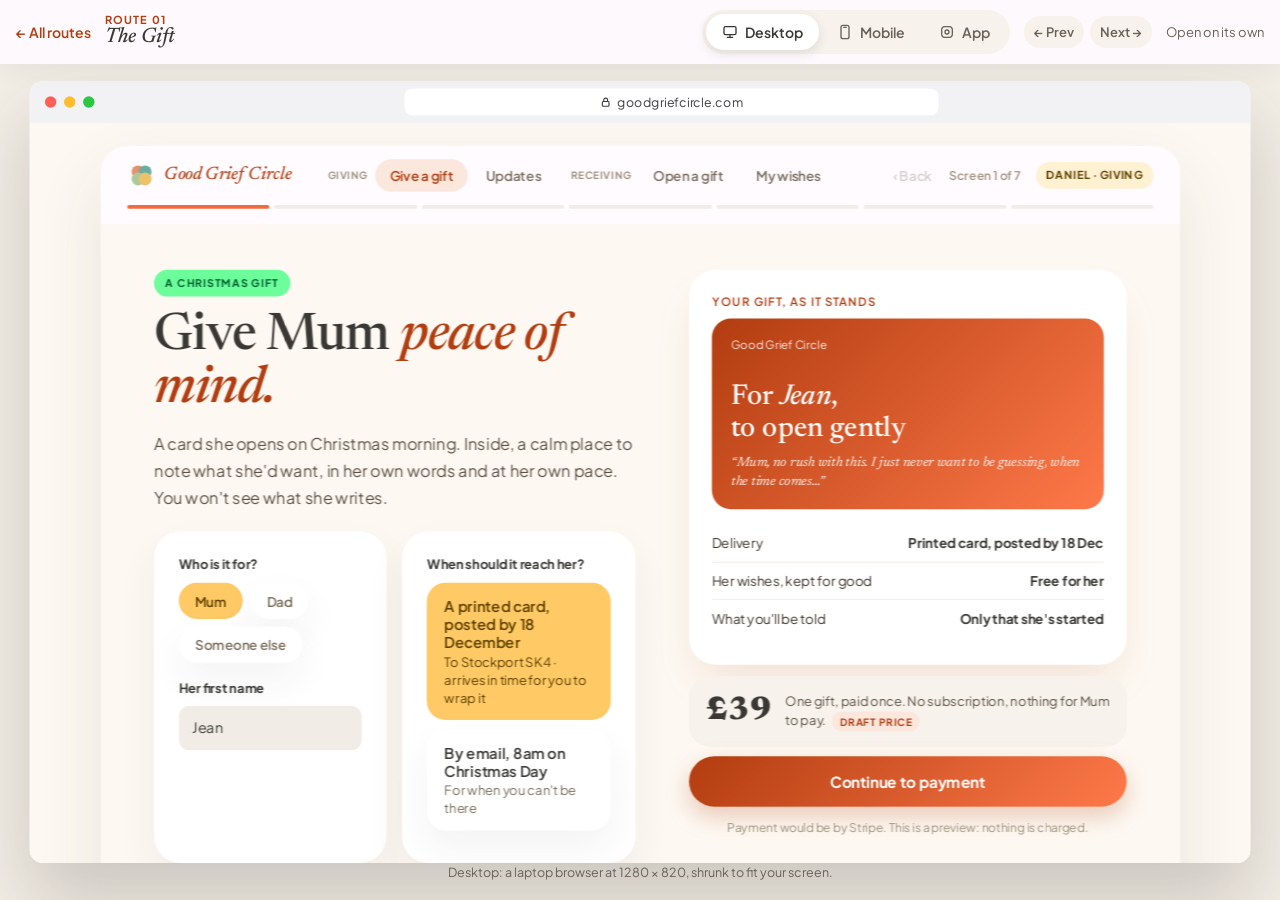
<file: routes/view.html>
<!doctype html>
<html lang="en">
<meta charset="utf-8">
<meta name="robots" content="noindex">
<link rel="manifest" href="manifest.webmanifest">
<link rel="apple-touch-icon" href="apple-touch-icon.png">
<meta name="theme-color" content="#FFFBFF">
<meta name="apple-mobile-web-app-capable" content="yes">
<meta name="apple-mobile-web-app-title" content="GGC Routes">
<meta name="viewport" content="width=device-width, initial-scale=1, viewport-fit=cover">
<title>Route Viewer</title>
<link rel="preconnect" href="https://fonts.googleapis.com">
<link rel="preconnect" href="https://fonts.gstatic.com" crossorigin>
<link rel="stylesheet" href="https://fonts.googleapis.com/css2?family=Newsreader:ital,opsz,wght@0,6..72,500;1,6..72,500&family=Plus+Jakarta+Sans:wght@500;600;700&display=swap">
<style>
/* One route shown three ways: a laptop browser, a phone browser, and an installed app on a phone. */
:root {
  --page: #f3eee6; --card: #ffffff; --ink: #393834; --muted: #6a6158; --accent: #b23d10;
  --chip: #f7f3ec; --device: #1d1b19; --bezel: #2b2825; --chrome: #f2f2f4; --chrome-ink: #3c3c43;
  --display: 'Newsreader', Georgia, serif; --body: 'Plus Jakarta Sans', -apple-system, 'Segoe UI', sans-serif;
}
* { box-sizing: border-box; }
html, body { height: 100%; }
body { margin: 0; background: var(--page); color: var(--ink); font-family: var(--body); display: flex; flex-direction: column; overflow: hidden; }
header { display: flex; align-items: center; gap: 14px; flex-wrap: wrap;
  padding: calc(10px + env(safe-area-inset-top, 0px)) max(16px, env(safe-area-inset-right, 0px)) 10px max(16px, env(safe-area-inset-left, 0px));
  background: rgba(255,251,255,.9); box-shadow: 0 6px 24px rgba(57,56,52,.06); position: relative; z-index: 2; }
.back { color: var(--accent); font-weight: 600; font-size: 14px; text-decoration: none; white-space: nowrap; }
.title { display: grid; line-height: 1.15; min-width: 0; flex: 1 1 180px; }
.title small { font-size: 11px; font-weight: 700; letter-spacing: .1em; text-transform: uppercase; color: var(--accent); }
.title b { font-family: var(--display); font-weight: 500; font-style: italic; font-size: 21px; white-space: nowrap; overflow: hidden; text-overflow: ellipsis; }
.seg { display: inline-flex; background: var(--chip); border-radius: 999px; padding: 4px; gap: 2px; }
.seg button { border: 0; background: transparent; font: 600 14px var(--body); color: var(--muted); padding: 9px 16px; border-radius: 999px; cursor: pointer; display: inline-flex; gap: 7px; align-items: center; }
.seg button[aria-pressed="true"] { background: var(--card); color: var(--ink); box-shadow: 0 4px 12px rgba(57,56,52,.12); }
.seg button:focus-visible, .full:focus-visible, .back:focus-visible { outline: 2px solid var(--accent); outline-offset: 2px; }
.seg svg { width: 16px; height: 16px; }
.full { font-size: 13px; color: var(--muted); text-decoration: none; white-space: nowrap; }
.nav { display: inline-flex; gap: 6px; }
.nav a { font-size: 13px; font-weight: 600; color: var(--muted); text-decoration: none; padding: 8px 10px; border-radius: 999px; background: var(--chip); }

.stage { flex: 1; min-height: 0; position: relative; display: grid; place-items: center; padding: 20px; overflow: hidden; }
.caption { position: absolute; left: 0; right: 0; bottom: calc(8px + env(safe-area-inset-bottom, 0px)); text-align: center; font-size: 12.5px; color: var(--muted); pointer-events: none; }
.device { position: absolute; left: 50%; top: 50%; transform-origin: center center; }

/* laptop browser */
.browser { width: 1280px; height: 820px; background: var(--card); border-radius: 14px; overflow: hidden; box-shadow: 0 40px 80px rgba(57,56,52,.22); display: flex; flex-direction: column; }
.browser .bar { height: 44px; background: var(--chrome); display: flex; align-items: center; gap: 14px; padding: 0 16px; flex: none; }
.dots { display: flex; gap: 8px; } .dots i { width: 12px; height: 12px; border-radius: 50%; background: #ff5f57; display: block; } .dots i:nth-child(2) { background: #febc2e; } .dots i:nth-child(3) { background: #28c840; }
.url { flex: 1; max-width: 560px; margin: 0 auto; height: 28px; border-radius: 8px; background: #fff; color: var(--chrome-ink); font-size: 13px; display: flex; align-items: center; justify-content: center; gap: 6px; }

/* phones */
.phone { width: 414px; height: 868px; background: var(--device); border-radius: 64px; padding: 12px; box-shadow: 0 40px 80px rgba(57,56,52,.28), inset 0 0 0 2px var(--bezel); }
.screen { width: 390px; height: 844px; border-radius: 52px; overflow: hidden; background: #fff; position: relative; display: flex; flex-direction: column; }
.island { position: absolute; top: 11px; left: 50%; transform: translateX(-50%); width: 122px; height: 35px; border-radius: 20px; background: #000; z-index: 3; }
.status { height: 54px; flex: none; display: flex; align-items: flex-end; justify-content: space-between; padding: 0 30px 8px 36px; font: 600 15px -apple-system, var(--body); color: #000; }
.status .icons { display: flex; gap: 6px; align-items: center; }
.safari-top { flex: none; padding: 4px 12px 8px; background: var(--chrome); }
.safari-top .url { height: 36px; border-radius: 12px; font-size: 15px; max-width: none; }
.safari-bottom { flex: none; height: 82px; background: var(--chrome); display: flex; justify-content: space-around; align-items: flex-start; padding-top: 12px; color: #007aff; }
.safari-bottom svg { width: 24px; height: 24px; }
.home { position: absolute; bottom: 8px; left: 50%; transform: translateX(-50%); width: 134px; height: 5px; border-radius: 3px; background: rgba(0,0,0,.85); z-index: 3; }
.app .status { background: #fffbff; }
iframe { border: 0; width: 100%; flex: 1; display: block; background: #fff; }
.browser iframe { width: 1280px; }
[hidden] { display: none !important; }
@media (max-width: 640px) { .full, .nav { display: none; } .seg button { padding: 8px 11px; font-size: 13px; } .title b { font-size: 18px; } }
@media (prefers-reduced-motion: no-preference) { .device { transition: opacity .25s ease; } }
</style>

<header>
  <a class="back" href="./">&larr; All routes</a>
  <div class="title"><small id="num">Route</small><b id="name">Loading…</b></div>
  <div class="seg" role="group" aria-label="View as">
    <button type="button" data-v="desktop" aria-pressed="false"><svg viewBox="0 0 24 24" fill="none" stroke="currentColor" stroke-width="2" stroke-linecap="round"><rect x="3" y="4" width="18" height="12" rx="2"/><path d="M8 20h8M12 16v4"/></svg>Desktop</button>
    <button type="button" data-v="mobile" aria-pressed="false"><svg viewBox="0 0 24 24" fill="none" stroke="currentColor" stroke-width="2" stroke-linecap="round"><rect x="6" y="2" width="12" height="20" rx="3"/><path d="M10 5h4"/></svg>Mobile</button>
    <button type="button" data-v="app" aria-pressed="false"><svg viewBox="0 0 24 24" fill="none" stroke="currentColor" stroke-width="2" stroke-linecap="round"><rect x="4" y="4" width="16" height="16" rx="5"/><circle cx="12" cy="12" r="3"/></svg>App</button>
  </div>
  <nav class="nav" aria-label="Other routes"><a id="prev" href="#">&larr; Prev</a><a id="next" href="#">Next &rarr;</a></nav>
  <a class="full" id="full" href="#" target="_top">Open on its own</a>
</header>

<main class="stage" id="stage">
  <div class="device browser" id="desktop" hidden>
    <div class="bar"><div class="dots"><i></i><i></i><i></i></div><div class="url"><svg width="12" height="12" viewBox="0 0 24 24" fill="none" stroke="currentColor" stroke-width="2.4"><rect x="5" y="11" width="14" height="10" rx="2"/><path d="M8 11V8a4 4 0 0 1 8 0v3"/></svg>goodgriefcircle.com</div></div>
    <iframe title="Desktop view" data-for="desktop"></iframe>
  </div>
  <div class="device phone" id="mobile" hidden>
    <div class="screen">
      <div class="island"></div>
      <div class="status" style="background:var(--chrome)"><span>9:41</span><span class="icons">●●●● <svg width="18" height="12" viewBox="0 0 26 12"><rect x=".5" y=".5" width="22" height="11" rx="3" fill="none" stroke="#000"/><rect x="2" y="2" width="17" height="8" rx="2"/></svg></span></div>
      <div class="safari-top"><div class="url">goodgriefcircle.com</div></div>
      <iframe title="Mobile browser view" data-for="mobile"></iframe>
      <div class="safari-bottom" aria-hidden="true">
        <svg viewBox="0 0 24 24" fill="none" stroke="currentColor" stroke-width="2.2" stroke-linecap="round"><path d="M15 5l-7 7 7 7"/></svg>
        <svg viewBox="0 0 24 24" fill="none" stroke="currentColor" stroke-width="2.2" stroke-linecap="round" opacity=".35"><path d="M9 5l7 7-7 7"/></svg>
        <svg viewBox="0 0 24 24" fill="none" stroke="currentColor" stroke-width="2" stroke-linecap="round"><path d="M12 3v12M7 8l5-5 5 5"/><path d="M5 12v7a2 2 0 0 0 2 2h10a2 2 0 0 0 2-2v-7"/></svg>
        <svg viewBox="0 0 24 24" fill="none" stroke="currentColor" stroke-width="2" stroke-linecap="round"><path d="M4 5h6a2 2 0 0 1 2 2v13a2 2 0 0 0-2-2H4zM20 5h-6a2 2 0 0 0-2 2v13a2 2 0 0 1 2-2h6z"/></svg>
        <svg viewBox="0 0 24 24" fill="none" stroke="currentColor" stroke-width="2"><rect x="4" y="4" width="11" height="11" rx="2"/><rect x="9" y="9" width="11" height="11" rx="2"/></svg>
      </div>
      <div class="home"></div>
    </div>
  </div>
  <div class="device phone app" id="app" hidden>
    <div class="screen">
      <div class="island"></div>
      <div class="status"><span>9:41</span><span class="icons">●●●● <svg width="18" height="12" viewBox="0 0 26 12"><rect x=".5" y=".5" width="22" height="11" rx="3" fill="none" stroke="#000"/><rect x="2" y="2" width="17" height="8" rx="2"/></svg></span></div>
      <iframe title="App view" data-for="app"></iframe>
      <div class="home"></div>
    </div>
  </div>
  <p class="caption" id="caption"></p>
</main>

<script>
const ROUTES = [
  ['01-the-gift.html', 'The Gift'], ['02-ten-minute-wishes.html', 'Ten-Minute Funeral Wishes'],
  ['03-where-things-are-kept.html', 'Where Things Are Kept'], ['04-the-keyholders.html', 'The Keyholders'],
  ['05-serious-news.html', 'Serious News'], ['06-letters-left-behind.html', 'Letters Left Behind'],
  ['07-charity-edition.html', 'Charity Edition'], ['08-twelve-small-steps.html', 'Twelve Small Steps'],
  ['09-together.html', 'Together'], ['10-after-someone-dies.html', 'After Someone Dies']
];
const CAPTIONS = {
  desktop: 'Desktop: a laptop browser at 1280 × 820, shrunk to fit your screen.',
  mobile: 'Mobile: the website on a phone, inside Safari.',
  app: 'App: full screen on a phone, as it looks once added to the home screen.'
};
const params = new URLSearchParams(location.search);
let idx = Math.max(0, ROUTES.findIndex(r => r[0] === params.get('p')));
const [file, name] = ROUTES[idx];
document.getElementById('num').textContent = 'Route ' + file.slice(0, 2);
document.getElementById('name').textContent = name;
document.title = name + ' · Route Viewer';
document.getElementById('full').href = file;
const link = (i) => 'view.html?p=' + ROUTES[(i + ROUTES.length) % ROUTES.length][0] + location.hash;
document.getElementById('prev').href = link(idx - 1);
document.getElementById('next').href = link(idx + 1);

const stage = document.getElementById('stage');
const devices = { desktop: document.getElementById('desktop'), mobile: document.getElementById('mobile'), app: document.getElementById('app') };
const loaded = {};
let view = null;

function fit() {
  const el = devices[view]; if (!el) return;
  const pad = 56, w = el.offsetWidth, h = el.offsetHeight;
  const s = Math.min(1, (stage.clientWidth - 24) / w, (stage.clientHeight - pad) / h);
  el.style.transform = `translate(-50%, calc(-50% - 10px)) scale(${s})`;
}
function setView(v) {
  if (!devices[v]) v = 'desktop';
  view = v;
  for (const [k, el] of Object.entries(devices)) el.hidden = k !== v;
  document.querySelectorAll('.seg button').forEach(b => b.setAttribute('aria-pressed', String(b.dataset.v === v)));
  document.getElementById('caption').textContent = CAPTIONS[v];
  const frame = devices[v].querySelector('iframe');
  if (!loaded[v]) { frame.src = file; loaded[v] = true; }
  try { history.replaceState(null, '', '#' + v); } catch (e) {}
  document.getElementById('prev').href = link(idx - 1); document.getElementById('next').href = link(idx + 1);
  requestAnimationFrame(fit);
}
// Tell each prototype which of its own layouts to use (they share one origin here).
document.querySelectorAll('iframe').forEach(f => f.addEventListener('load', () => {
  try {
    const root = f.contentDocument.documentElement;
    const want = f.dataset.for === 'desktop' ? 'view-desktop' : 'view-phone';
    root.classList.remove('view-desktop', 'view-phone'); root.classList.add(want);
  } catch (e) {}
}));
document.querySelectorAll('.seg button').forEach(b => b.addEventListener('click', () => setView(b.dataset.v)));
addEventListener('resize', fit);
const start = location.hash.slice(1) || (innerWidth < 640 ? 'app' : 'desktop');
setView(start);
</script>

<script>if ('serviceWorker' in navigator && location.protocol === 'https:') {
  addEventListener('load', () => navigator.serviceWorker.register('sw.js').catch(() => {}));
}</script>
</file>
<file: app/assets/index-B2RCcDSc.css>
@font-face{font-family:Newsreader;font-style:normal;font-display:swap;font-weight:400;src:url(./newsreader-latin-400-normal-BFBkh4jY.woff2) format("woff2"),url(./newsreader-latin-400-normal-gRTjlS2D.woff) format("woff")}@font-face{font-family:Newsreader;font-style:normal;font-display:swap;font-weight:500;src:url(./newsreader-latin-500-normal-B66TYsaK.woff2) format("woff2"),url(./newsreader-latin-500-normal-DFwuUcdu.woff) format("woff")}@font-face{font-family:Newsreader;font-style:normal;font-display:swap;font-weight:600;src:url(./newsreader-latin-600-normal-30OJ_TG_.woff2) format("woff2"),url(./newsreader-latin-600-normal-DUnT2r2g.woff) format("woff")}@font-face{font-family:Newsreader;font-style:normal;font-display:swap;font-weight:800;src:url(./newsreader-latin-800-normal-CeohZmjp.woff2) format("woff2"),url(./newsreader-latin-800-normal-COT4ygp8.woff) format("woff")}@font-face{font-family:Newsreader;font-style:italic;font-display:swap;font-weight:400;src:url(./newsreader-latin-400-italic-CEihAR-f.woff2) format("woff2"),url(./newsreader-latin-400-italic-CNZoH1hn.woff) format("woff")}@font-face{font-family:Newsreader;font-style:italic;font-display:swap;font-weight:500;src:url(./newsreader-latin-500-italic-Bsgye1qA.woff2) format("woff2"),url(./newsreader-latin-500-italic-m-xI0GeS.woff) format("woff")}@font-face{font-family:Plus Jakarta Sans;font-style:normal;font-display:swap;font-weight:400;src:url(./plus-jakarta-sans-latin-400-normal-Dhut76fR.woff2) format("woff2"),url(./plus-jakarta-sans-latin-400-normal-BDKaGhyp.woff) format("woff")}@font-face{font-family:Plus Jakarta Sans;font-style:normal;font-display:swap;font-weight:500;src:url(./plus-jakarta-sans-latin-500-normal-Bf-nb4oT.woff2) format("woff2"),url(./plus-jakarta-sans-latin-500-normal-DYtqi0QS.woff) format("woff")}@font-face{font-family:Plus Jakarta Sans;font-style:normal;font-display:swap;font-weight:600;src:url(./plus-jakarta-sans-latin-600-normal-DLTa1BUW.woff2) format("woff2"),url(./plus-jakarta-sans-latin-600-normal-BR_Ojra4.woff) format("woff")}@font-face{font-family:Plus Jakarta Sans;font-style:normal;font-display:swap;font-weight:700;src:url(./plus-jakarta-sans-latin-700-normal-CfpNZvy6.woff2) format("woff2"),url(./plus-jakarta-sans-latin-700-normal-DqEcQeE5.woff) format("woff")}*{box-sizing:border-box}html,body,#root{height:100%}body{margin:0;font-family:Plus Jakarta Sans,-apple-system,sans-serif;background:#fdf9f2;color:#393834;-webkit-font-smoothing:antialiased}button{font-family:Plus Jakarta Sans,sans-serif}@keyframes ggcFade{0%{opacity:0;transform:translateY(8px)}to{opacity:1;transform:none}}.fade{animation:ggcFade .4s ease}::-webkit-scrollbar{width:0;height:0}@media (max-width: 640px){.wide-only{display:none}}
</file>
